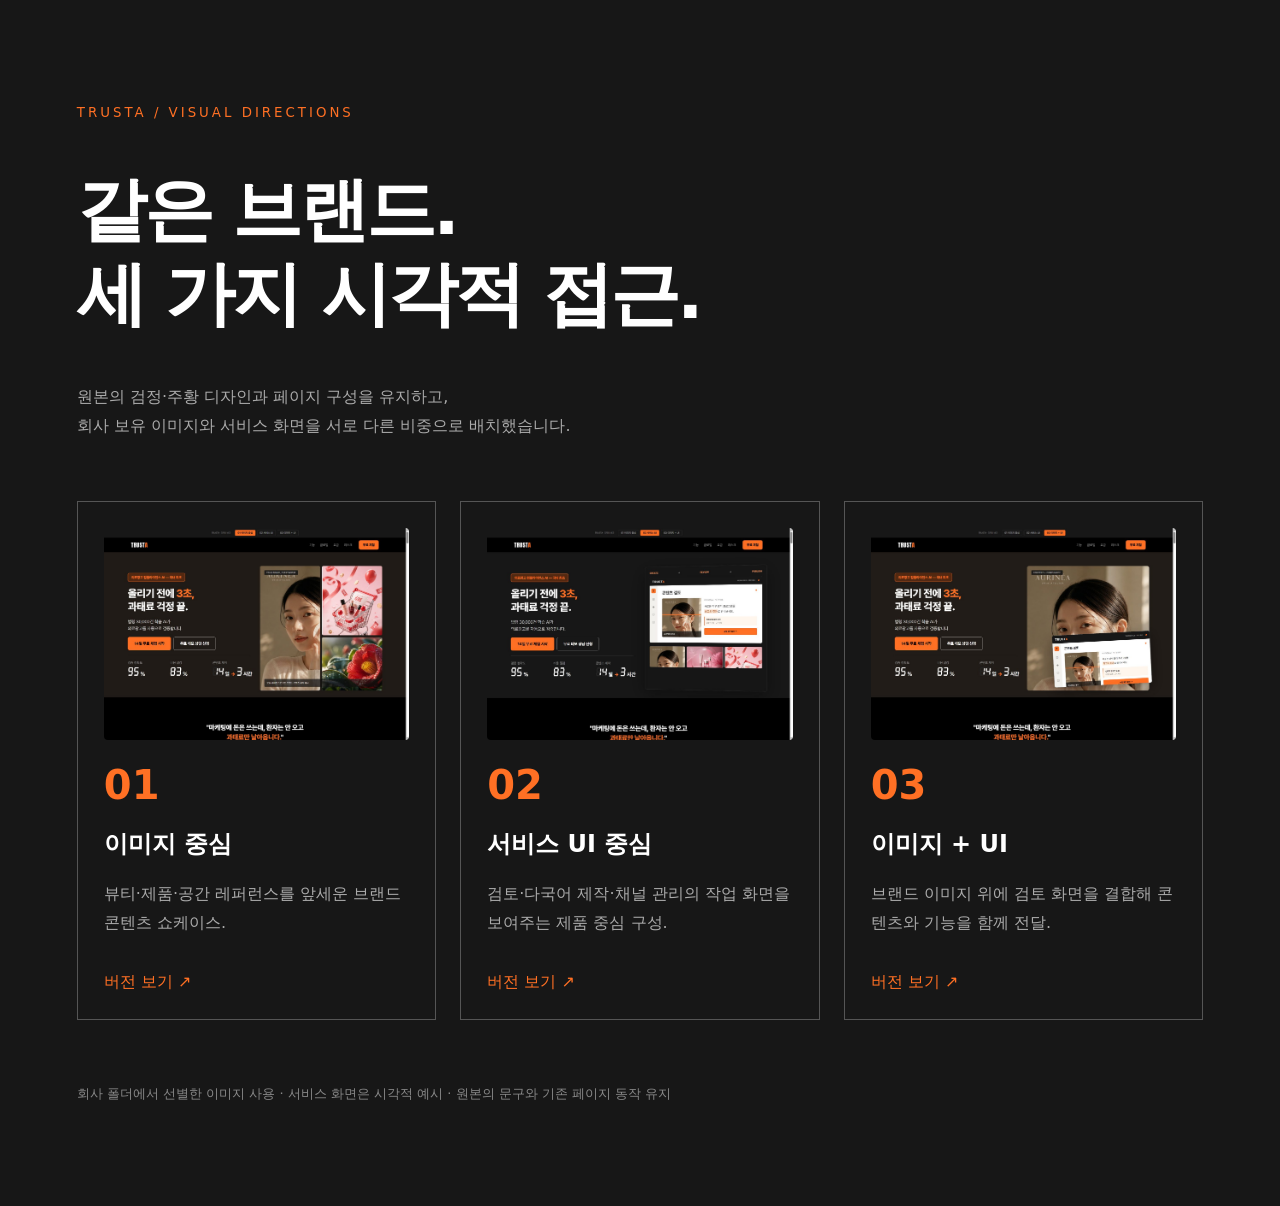
<file: index.html>
<!doctype html><html lang="ko"><meta charset="utf-8"><meta name="viewport" content="width=device-width,initial-scale=1"><title>TRUSTA · 3가지 디자인</title><style>body{margin:0;background:#171717;color:#fff;font-family:system-ui,sans-serif;padding:8vw 6vw}main{max-width:1150px;margin:auto}small{color:#ff7024;letter-spacing:3px}h1{font-size:clamp(36px,6vw,70px);letter-spacing:-3px;line-height:1.2}p{color:#aaa;line-height:1.8}.grid{display:grid;grid-template-columns:repeat(3,1fr);gap:24px;margin-top:60px}a{color:inherit;text-decoration:none;border:1px solid #555;padding:26px;transition:.2s}a:hover{border-color:#ff7024;transform:translateY(-4px)}b{color:#ff7024;font-size:40px}h2{font-size:24px}span{display:block;margin-top:35px;color:#ff7024}footer{margin-top:65px;color:#888;font-size:13px}@media(max-width:760px){.grid{grid-template-columns:1fr}}a:focus-visible{outline:3px solid #ff7024}</style><main><small>TRUSTA / VISUAL DIRECTIONS</small><h1>같은 브랜드.<br>세 가지 시각적 접근.</h1><p>원본의 검정·주황 디자인과 페이지 구성을 유지하고,<br>회사 보유 이미지와 서비스 화면을 서로 다른 비중으로 배치했습니다.</p><div class="grid"><a href="version-01.html"><img src="previews/01-desktop.jpg" alt="01번 시안 미리보기" style="width:100%;height:auto;border-radius:4px;margin-bottom:18px"><b>01</b><h2>이미지 중심</h2><p>뷰티·제품·공간 레퍼런스를 앞세운 브랜드 콘텐츠 쇼케이스.</p><span>버전 보기 ↗</span></a><a href="version-02.html"><img src="previews/02-desktop.jpg" alt="02번 시안 미리보기" style="width:100%;height:auto;border-radius:4px;margin-bottom:18px"><b>02</b><h2>서비스 UI 중심</h2><p>검토·다국어 제작·채널 관리의 작업 화면을 보여주는 제품 중심 구성.</p><span>버전 보기 ↗</span></a><a href="version-03.html"><img src="previews/03-desktop.jpg" alt="03번 시안 미리보기" style="width:100%;height:auto;border-radius:4px;margin-bottom:18px"><b>03</b><h2>이미지 + UI</h2><p>브랜드 이미지 위에 검토 화면을 결합해 콘텐츠와 기능을 함께 전달.</p><span>버전 보기 ↗</span></a></div><footer>회사 폴더에서 선별한 이미지 사용 · 서비스 화면은 시각적 예시 · 원본의 문구와 기존 페이지 동작 유지</footer></main></html>
</file>
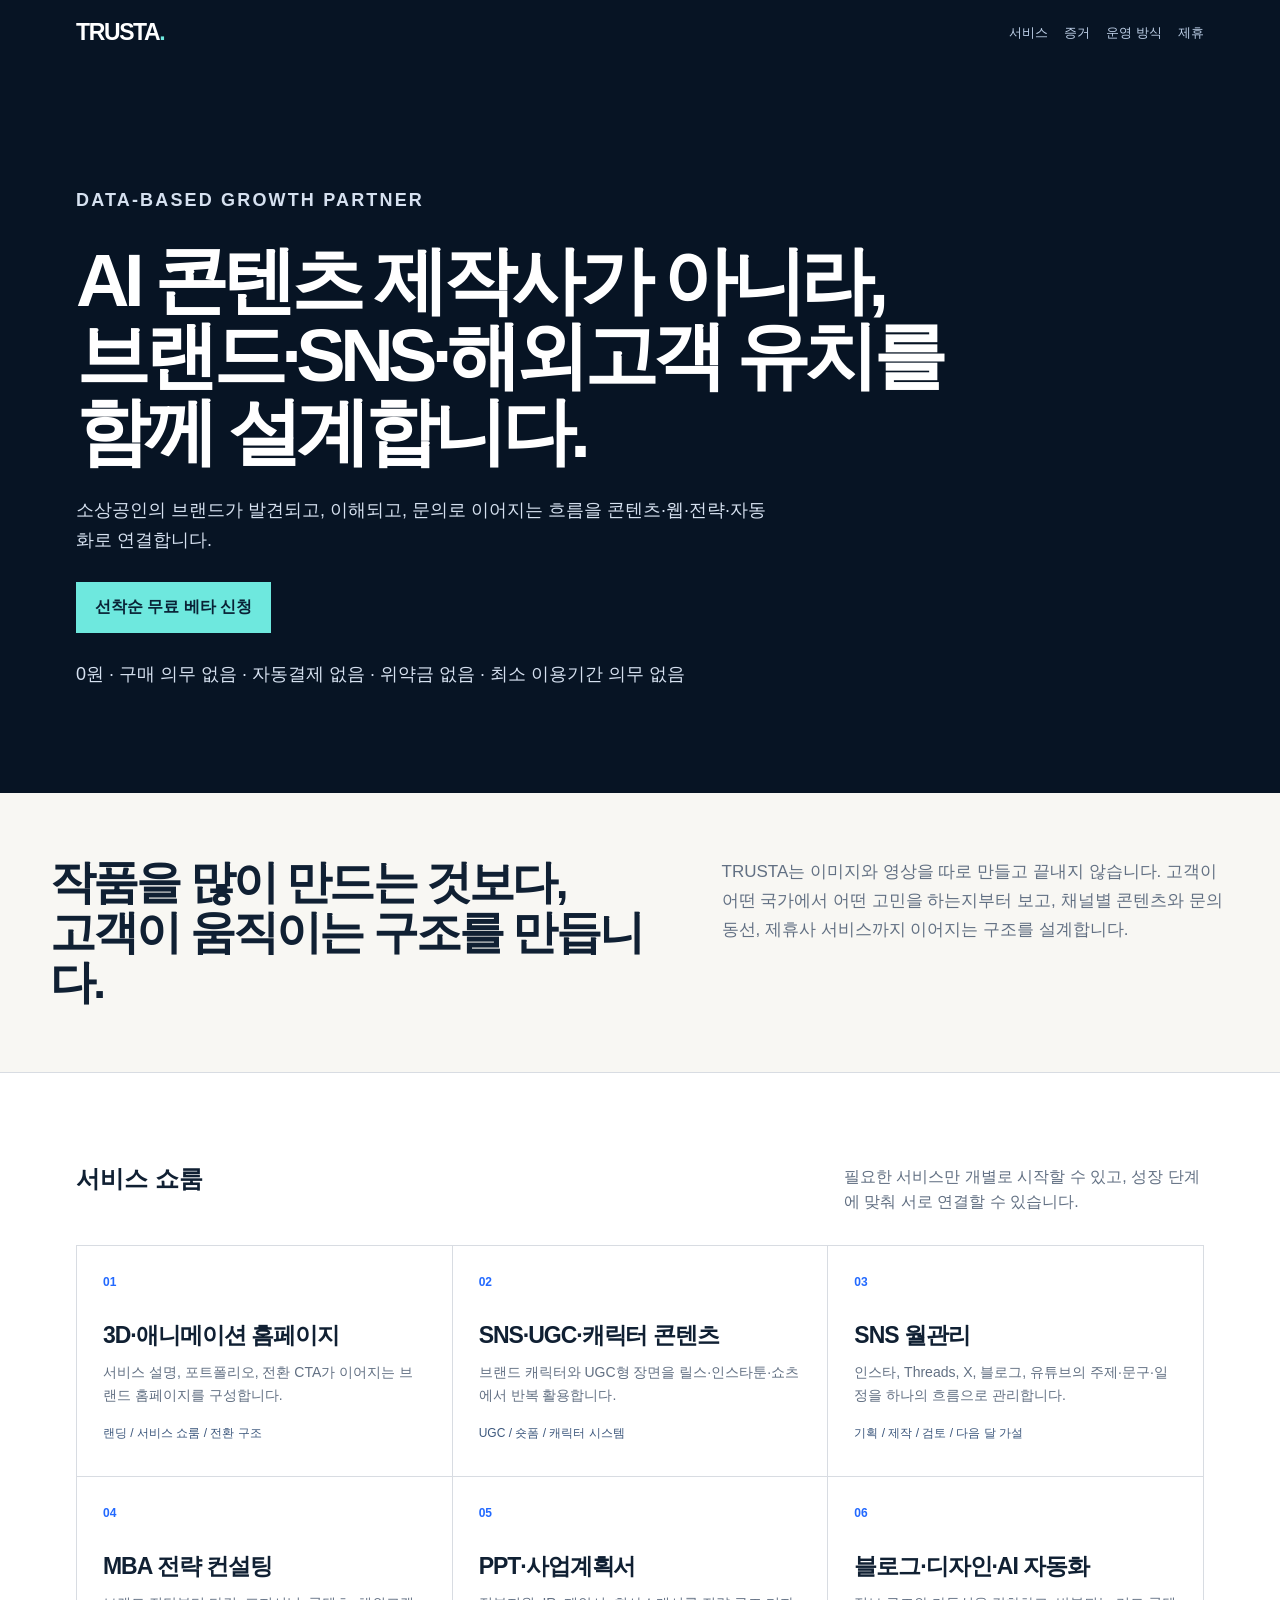
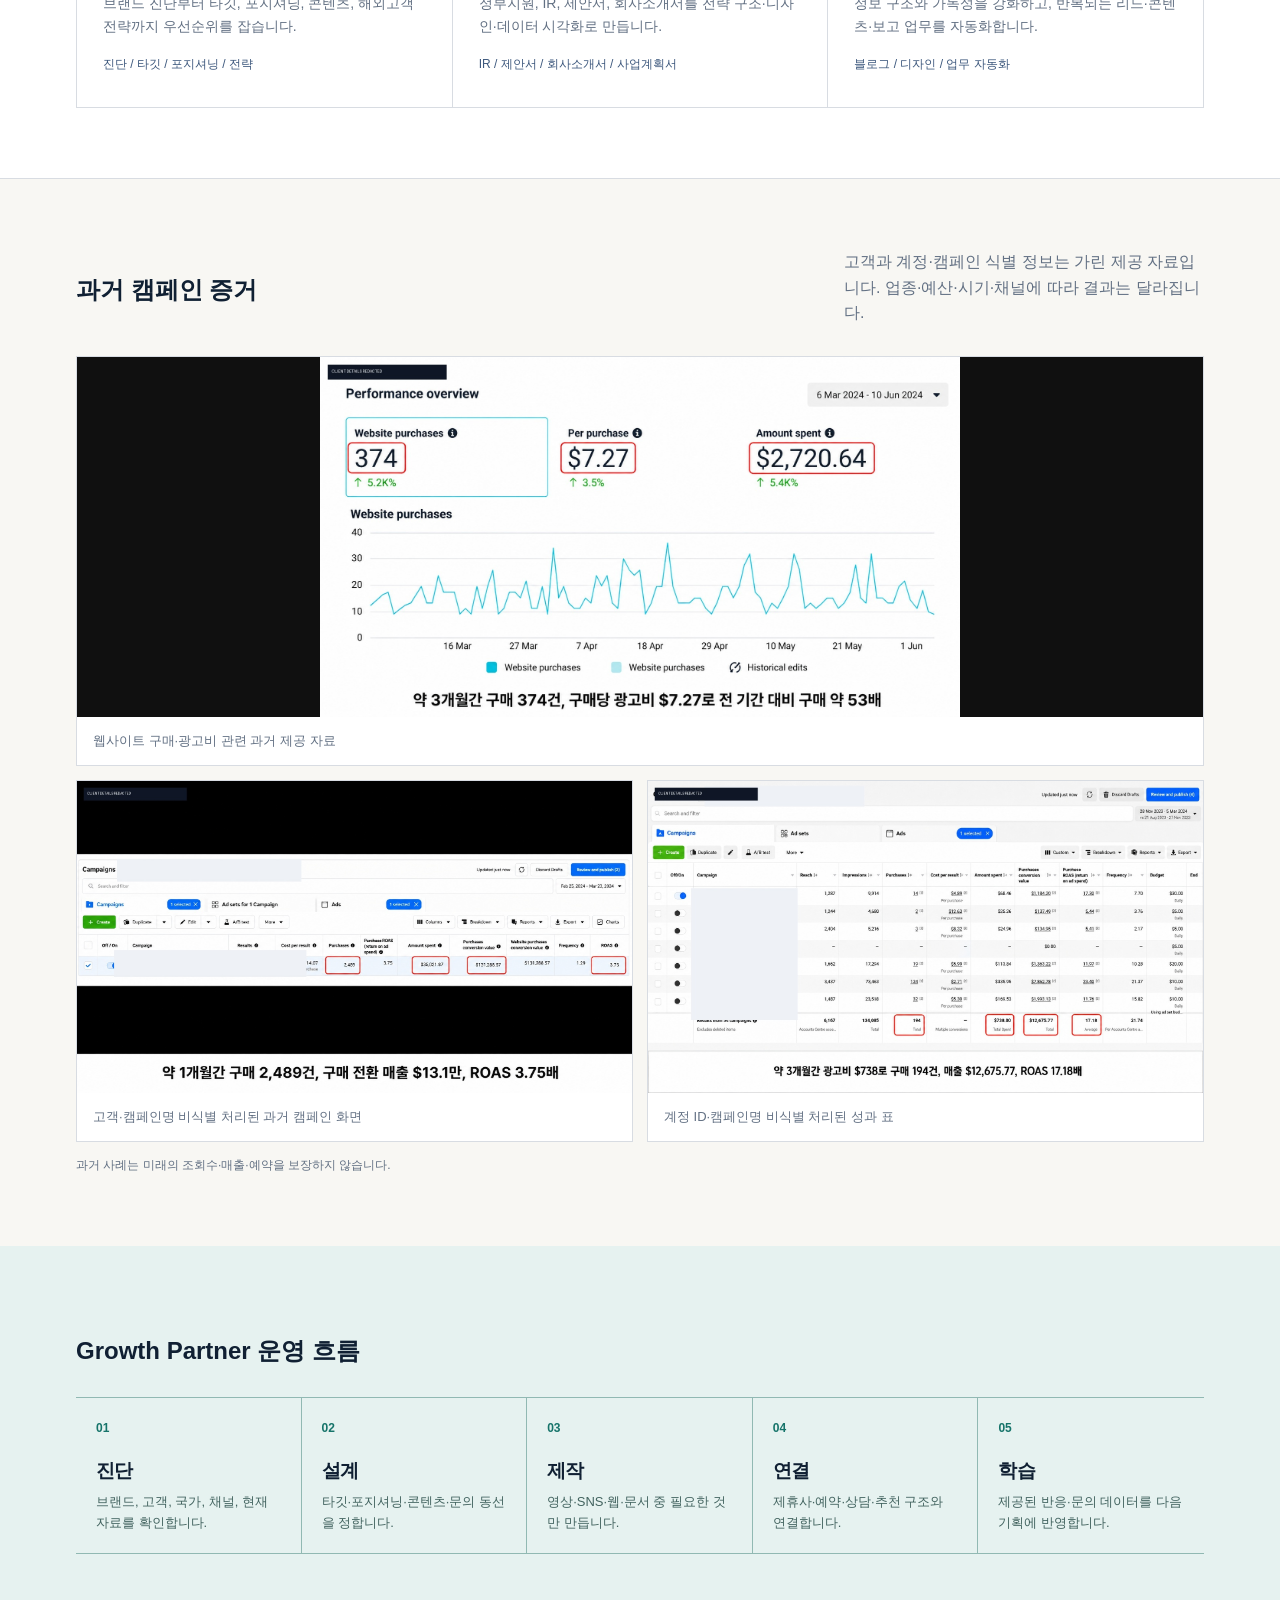
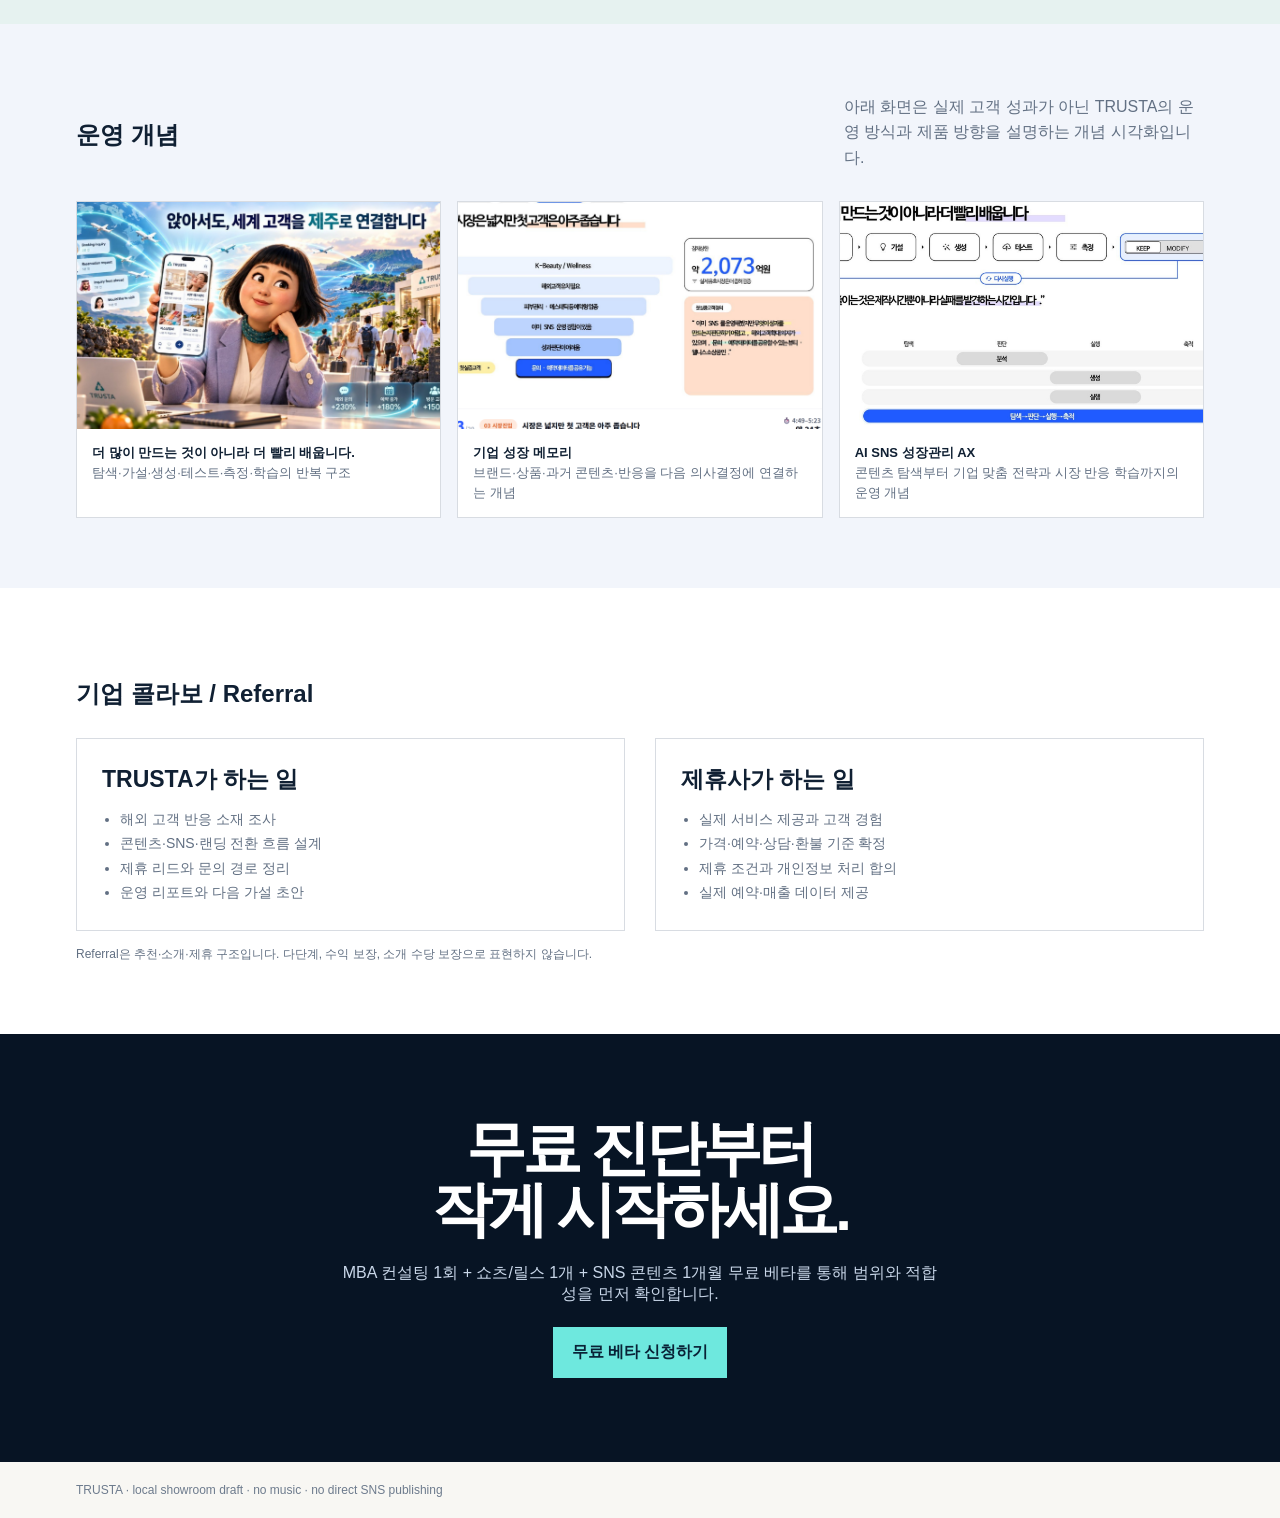
<file: growth-partner.html>
<!doctype html>
<html lang="ko">
<head>
<meta charset="utf-8"><meta name="viewport" content="width=device-width,initial-scale=1">
<title>TRUSTA Growth Partner</title>
<style>
:root{--ink:#102033;--navy:#071424;--blue:#2269ff;--mint:#9ee6dc;--paper:#f8f7f3;--line:#d8dce2;--mute:#627083}*{box-sizing:border-box}html{scroll-behavior:smooth}body{margin:0;background:var(--paper);color:var(--ink);font-family:Arial,"Noto Sans KR",sans-serif}.wrap{max-width:1180px;margin:auto;padding:0 26px}.top{background:var(--navy);color:#fff;padding:19px 0}.nav{display:flex;justify-content:space-between;align-items:center;gap:20px}.logo{font-size:23px;font-weight:900;letter-spacing:-.06em}.logo i{color:#6ee8de;font-style:normal}.nav a{font-size:13px;color:#bed0e8;text-decoration:none;margin-left:16px}.hero{background:var(--navy);color:#fff;padding:94px 0 76px}.eyebrow{font-size:12px;font-weight:800;letter-spacing:.12em;color:#6ee8de;text-transform:uppercase;margin:0 0 18px}.hero h1{font-size:clamp(40px,6vw,74px);line-height:1.02;letter-spacing:-.075em;max-width:960px;margin:0}.hero p{font-size:18px;line-height:1.65;max-width:700px;color:#d6e1f0;margin:27px 0}.cta{display:inline-block;background:#6ee8de;color:#092236;padding:15px 19px;text-decoration:none;font-weight:800}.trust{font-size:13px;color:#b8c6d9;margin:15px 0 0}.intro{padding:65px 0;display:grid;grid-template-columns:1.1fr .9fr;gap:50px}.intro h2,.section h2{font-size:clamp(30px,4vw,46px);letter-spacing:-.06em;line-height:1.08;margin:0}.intro p{font-size:17px;line-height:1.7;color:var(--mute);margin:0}.services{background:#fff;padding:70px 0;border-top:1px solid var(--line);border-bottom:1px solid var(--line)}.section-head{display:flex;justify-content:space-between;gap:30px;align-items:end;margin-bottom:30px}.section-head p{max-width:360px;color:var(--mute);line-height:1.6;margin:0}.grid{display:grid;grid-template-columns:repeat(3,1fr);gap:1px;background:var(--line);border:1px solid var(--line)}.card{background:#fff;padding:26px;min-height:230px}.card .num{font-size:12px;font-weight:800;color:var(--blue)}.card h3{font-size:23px;letter-spacing:-.045em;margin:30px 0 10px}.card p{font-size:14px;line-height:1.65;color:var(--mute);margin:0}.card small{display:block;font-size:12px;color:#3d587d;margin-top:18px}.proof{padding:70px 0}.proof-grid{display:grid;grid-template-columns:1fr 1fr;gap:14px;margin-top:30px}.proof-card{background:#fff;border:1px solid var(--line);margin:0}.proof-card:first-child{grid-column:span 2}.proof-card img{width:100%;max-height:360px;object-fit:contain;display:block;background:#101010}.proof-card figcaption{padding:14px 16px;font-size:13px;line-height:1.55;color:var(--mute)}.notice{font-size:12px;color:var(--mute);line-height:1.6;margin:14px 0 0}.flow{background:#e6f2f0;padding:70px 0}.steps{display:grid;grid-template-columns:repeat(5,1fr);border-top:1px solid #91b9b3;border-bottom:1px solid #91b9b3;margin-top:30px}.step{padding:20px;border-right:1px solid #91b9b3}.step:last-child{border:0}.step b{font-size:12px;color:#16746a}.step h3{font-size:19px;margin:22px 0 8px;letter-spacing:-.04em}.step p{font-size:13px;line-height:1.55;color:#42635f;margin:0}.partner{padding:70px 0;background:#fff}.two{display:grid;grid-template-columns:1fr 1fr;gap:30px;margin-top:28px}.box{border:1px solid var(--line);padding:25px}.box h3{margin:0 0 12px;font-size:23px}.box ul{padding-left:18px;margin:0;color:var(--mute);font-size:14px;line-height:1.75}.final{padding:84px 0;text-align:center;background:var(--navy);color:#fff}.final h2{font-size:clamp(34px,5vw,60px);letter-spacing:-.07em;line-height:1.02;margin:0}.final p{color:#c9d7e9;max-width:600px;margin:22px auto}.foot{padding:21px 0;font-size:12px;color:#6d7b8d}@media(max-width:760px){.nav nav{display:none}.hero{padding:68px 0}.intro,.two{grid-template-columns:1fr;gap:24px}.section-head{display:block}.section-head p{margin-top:16px}.grid{grid-template-columns:1fr}.proof-card:first-child{grid-column:auto}.steps{grid-template-columns:1fr}.step{border-right:0;border-bottom:1px solid #91b9b3}.step:last-child{border-bottom:0}.services,.proof,.flow,.partner{padding:55px 0}}.concepts{padding:70px 0;background:#f2f5fb}.concept-grid{display:grid;grid-template-columns:repeat(3,1fr);gap:16px;margin-top:28px}.concept{margin:0;background:#fff;border:1px solid var(--line)}.concept img{width:100%;display:block;aspect-ratio:16/10;object-fit:cover}.concept figcaption{padding:14px 15px;font-size:13px;line-height:1.55;color:var(--mute)}.concept b{color:var(--ink)}@media(max-width:760px){.concept-grid{grid-template-columns:1fr}}
</style>
</head>
<body>
<header class="top"><div class="wrap nav"><div class="logo">TRUSTA<i>.</i></div><nav><a href="#services">서비스</a><a href="#proof">증거</a><a href="#flow">운영 방식</a><a href="#partner">제휴</a></nav></div></header>
<main>
<section class="hero"><div class="wrap"><p class="eyebrow">Data-based Growth Partner</p><h1>AI 콘텐츠 제작사가 아니라,<br>브랜드·SNS·해외고객 유치를<br>함께 설계합니다.</h1><p>소상공인의 브랜드가 발견되고, 이해되고, 문의로 이어지는 흐름을 콘텐츠·웹·전략·자동화로 연결합니다.</p><a class="cta" href="https://tally.so/r/yPWPOX?source=direct&campaign=geben147" target="_blank" rel="noopener">선착순 무료 베타 신청</a><p class="trust">0원 · 구매 의무 없음 · 자동결제 없음 · 위약금 없음 · 최소 이용기간 의무 없음</p></div></section>
<section><div class="wrap intro"><h2>작품을 많이 만드는 것보다,<br>고객이 움직이는 구조를 만듭니다.</h2><p>TRUSTA는 이미지와 영상을 따로 만들고 끝내지 않습니다. 고객이 어떤 국가에서 어떤 고민을 하는지부터 보고, 채널별 콘텐츠와 문의 동선, 제휴사 서비스까지 이어지는 구조를 설계합니다.</p></div></section>
<section class="services" id="services"><div class="wrap"><div class="section-head"><h2>서비스 쇼룸</h2><p>필요한 서비스만 개별로 시작할 수 있고, 성장 단계에 맞춰 서로 연결할 수 있습니다.</p></div><div class="grid"><article class="card"><span class="num">01</span><h3>3D·애니메이션 홈페이지</h3><p>서비스 설명, 포트폴리오, 전환 CTA가 이어지는 브랜드 홈페이지를 구성합니다.</p><small>랜딩 / 서비스 쇼룸 / 전환 구조</small></article><article class="card"><span class="num">02</span><h3>SNS·UGC·캐릭터 콘텐츠</h3><p>브랜드 캐릭터와 UGC형 장면을 릴스·인스타툰·쇼츠에서 반복 활용합니다.</p><small>UGC / 숏폼 / 캐릭터 시스템</small></article><article class="card"><span class="num">03</span><h3>SNS 월관리</h3><p>인스타, Threads, X, 블로그, 유튜브의 주제·문구·일정을 하나의 흐름으로 관리합니다.</p><small>기획 / 제작 / 검토 / 다음 달 가설</small></article><article class="card"><span class="num">04</span><h3>MBA 전략 컨설팅</h3><p>브랜드 진단부터 타깃, 포지셔닝, 콘텐츠, 해외고객 전략까지 우선순위를 잡습니다.</p><small>진단 / 타깃 / 포지셔닝 / 전략</small></article><article class="card"><span class="num">05</span><h3>PPT·사업계획서</h3><p>정부지원, IR, 제안서, 회사소개서를 전략 구조·디자인·데이터 시각화로 만듭니다.</p><small>IR / 제안서 / 회사소개서 / 사업계획서</small></article><article class="card"><span class="num">06</span><h3>블로그·디자인·AI 자동화</h3><p>정보 구조와 가독성을 강화하고, 반복되는 리드·콘텐츠·보고 업무를 자동화합니다.</p><small>블로그 / 디자인 / 업무 자동화</small></article></div></div></section>
<section class="proof" id="proof"><div class="wrap"><div class="section-head"><h2>과거 캠페인 증거</h2><p>고객과 계정·캠페인 식별 정보는 가린 제공 자료입니다. 업종·예산·시기·채널에 따라 결과는 달라집니다.</p></div><div class="proof-grid"><figure class="proof-card"><img src="assets/evidence/meta-proof-01.jpg" alt="구매 성과 화면"><figcaption>웹사이트 구매·광고비 관련 과거 제공 자료</figcaption></figure><figure class="proof-card"><img src="assets/evidence/meta-proof-02.jpg" alt="비식별 광고 캠페인 성과"><figcaption>고객·캠페인명 비식별 처리된 과거 캠페인 화면</figcaption></figure><figure class="proof-card"><img src="assets/evidence/meta-proof-03.jpg" alt="비식별 광고 성과 표"><figcaption>계정 ID·캠페인명 비식별 처리된 성과 표</figcaption></figure></div><p class="notice">과거 사례는 미래의 조회수·매출·예약을 보장하지 않습니다.</p></div></section>
<section class="flow" id="flow"><div class="wrap"><h2>Growth Partner 운영 흐름</h2><div class="steps"><div class="step"><b>01</b><h3>진단</h3><p>브랜드, 고객, 국가, 채널, 현재 자료를 확인합니다.</p></div><div class="step"><b>02</b><h3>설계</h3><p>타깃·포지셔닝·콘텐츠·문의 동선을 정합니다.</p></div><div class="step"><b>03</b><h3>제작</h3><p>영상·SNS·웹·문서 중 필요한 것만 만듭니다.</p></div><div class="step"><b>04</b><h3>연결</h3><p>제휴사·예약·상담·추천 구조와 연결합니다.</p></div><div class="step"><b>05</b><h3>학습</h3><p>제공된 반응·문의 데이터를 다음 기획에 반영합니다.</p></div></div></div></section>
<section class="concepts"><div class="wrap"><div class="section-head"><h2>운영 개념</h2><p>아래 화면은 실제 고객 성과가 아닌 TRUSTA의 운영 방식과 제품 방향을 설명하는 개념 시각화입니다.</p></div><div class="concept-grid"><figure class="concept"><img src="assets/concepts/concept-faster-learning.png" alt="탐색부터 측정과 학습까지 이어지는 운영 루프"><figcaption><b>더 많이 만드는 것이 아니라 더 빨리 배웁니다.</b><br>탐색·가설·생성·테스트·측정·학습의 반복 구조</figcaption></figure><figure class="concept"><img src="assets/concepts/concept-enterprise-memory.png" alt="기업 성장 메모리 개념도"><figcaption><b>기업 성장 메모리</b><br>브랜드·상품·과거 콘텐츠·반응을 다음 의사결정에 연결하는 개념</figcaption></figure><figure class="concept"><img src="assets/concepts/concept-growth-loop.png" alt="AI SNS 성장관리 AX 운영 루프"><figcaption><b>AI SNS 성장관리 AX</b><br>콘텐츠 탐색부터 기업 맞춤 전략과 시장 반응 학습까지의 운영 개념</figcaption></figure></div></div></section>
<section class="partner" id="partner"><div class="wrap"><h2>기업 콜라보 / Referral</h2><div class="two"><div class="box"><h3>TRUSTA가 하는 일</h3><ul><li>해외 고객 반응 소재 조사</li><li>콘텐츠·SNS·랜딩 전환 흐름 설계</li><li>제휴 리드와 문의 경로 정리</li><li>운영 리포트와 다음 가설 초안</li></ul></div><div class="box"><h3>제휴사가 하는 일</h3><ul><li>실제 서비스 제공과 고객 경험</li><li>가격·예약·상담·환불 기준 확정</li><li>제휴 조건과 개인정보 처리 합의</li><li>실제 예약·매출 데이터 제공</li></ul></div></div><p class="notice">Referral은 추천·소개·제휴 구조입니다. 다단계, 수익 보장, 소개 수당 보장으로 표현하지 않습니다.</p></div></section>
<section class="final"><div class="wrap"><h2>무료 진단부터<br>작게 시작하세요.</h2><p>MBA 컨설팅 1회 + 쇼츠/릴스 1개 + SNS 콘텐츠 1개월 무료 베타를 통해 범위와 적합성을 먼저 확인합니다.</p><a class="cta" href="https://tally.so/r/yPWPOX?source=direct&campaign=geben147" target="_blank" rel="noopener">무료 베타 신청하기</a></div></section>
</main><footer class="foot"><div class="wrap">TRUSTA · local showroom draft · no music · no direct SNS publishing</div></footer>
</body></html>
</file>
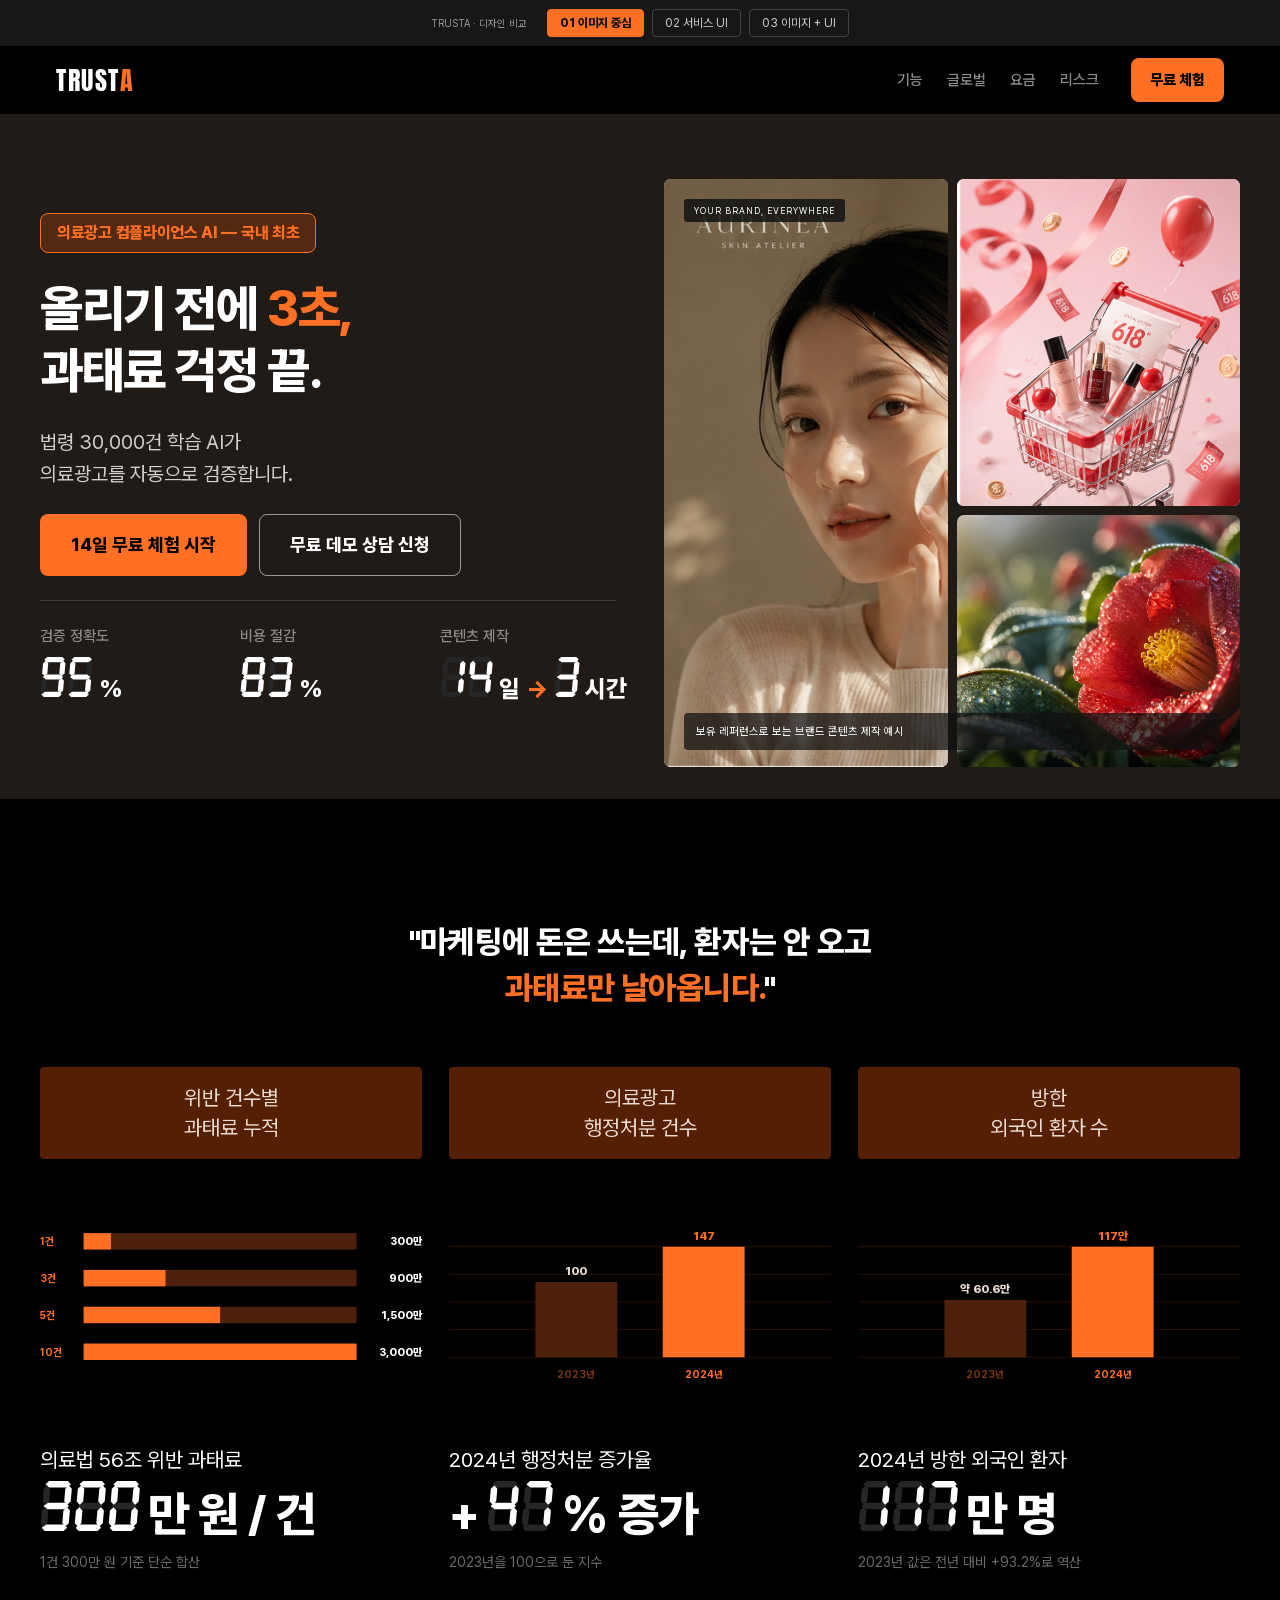
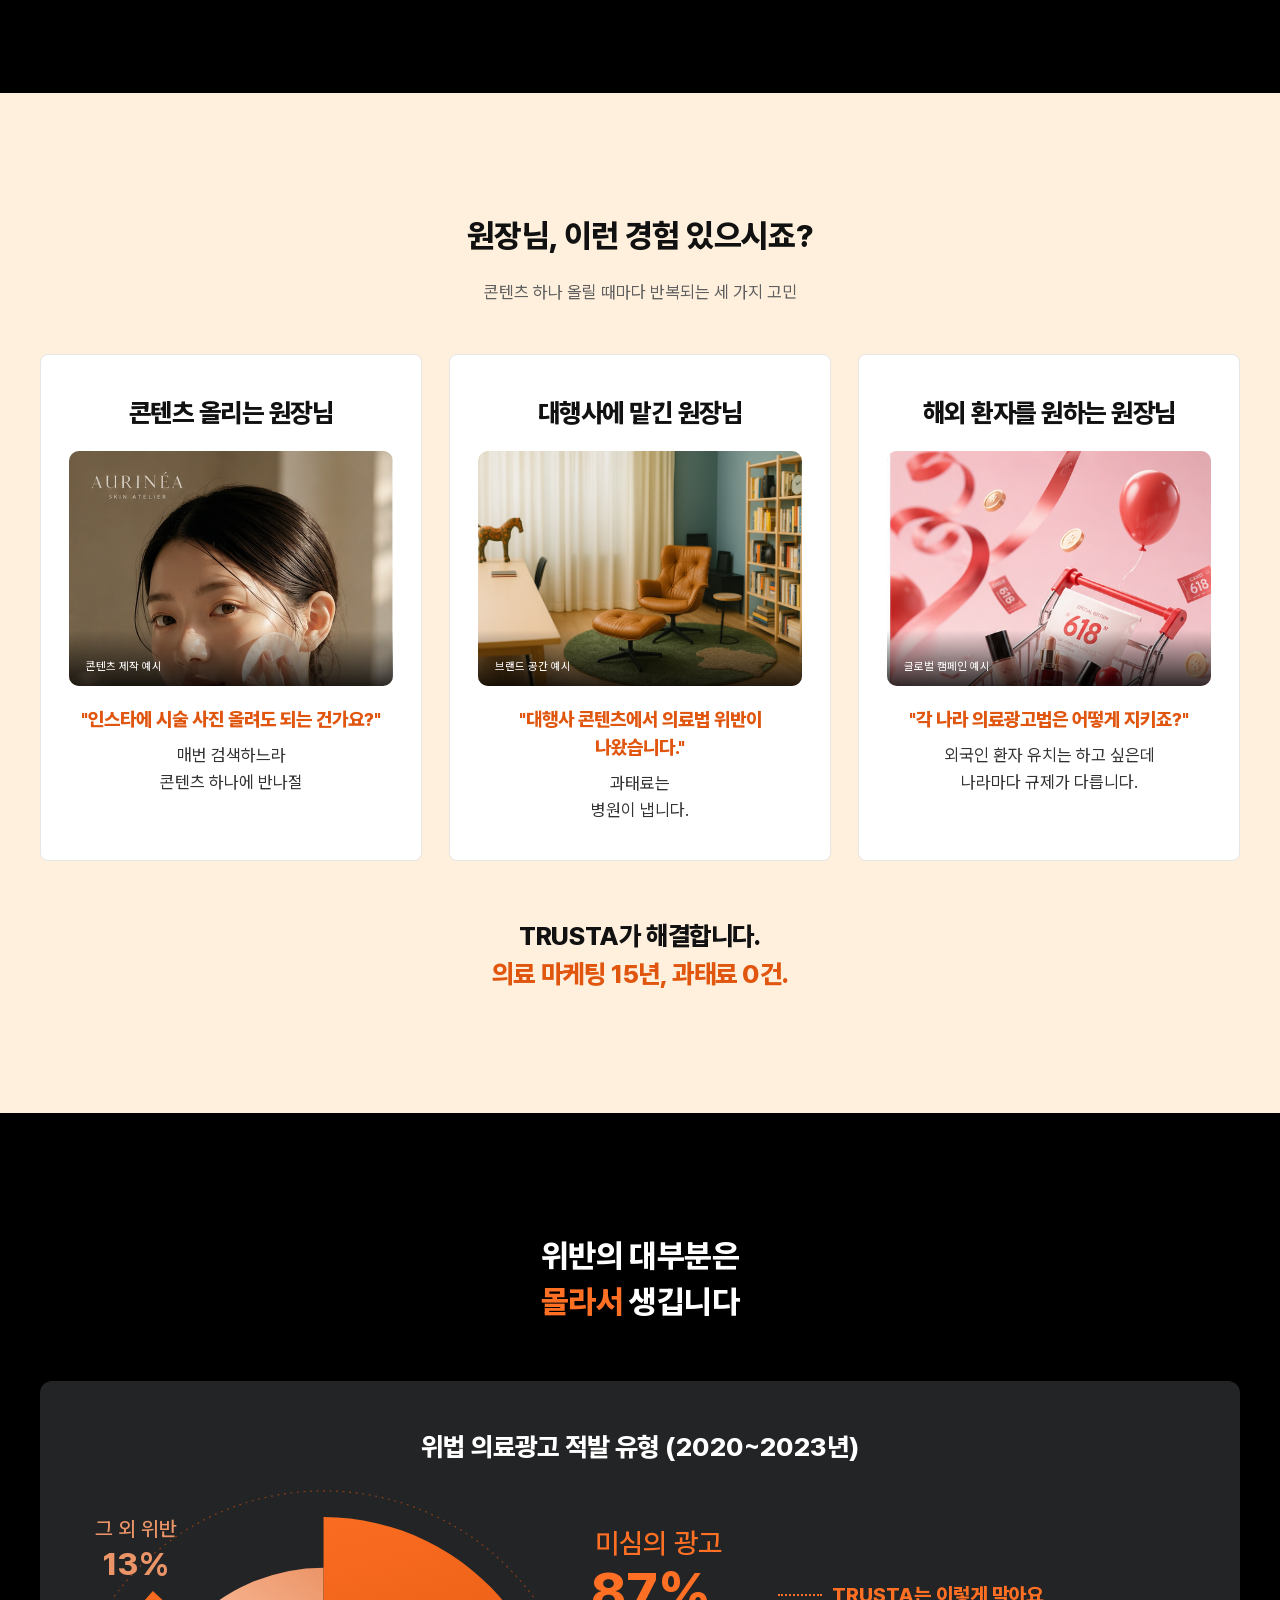
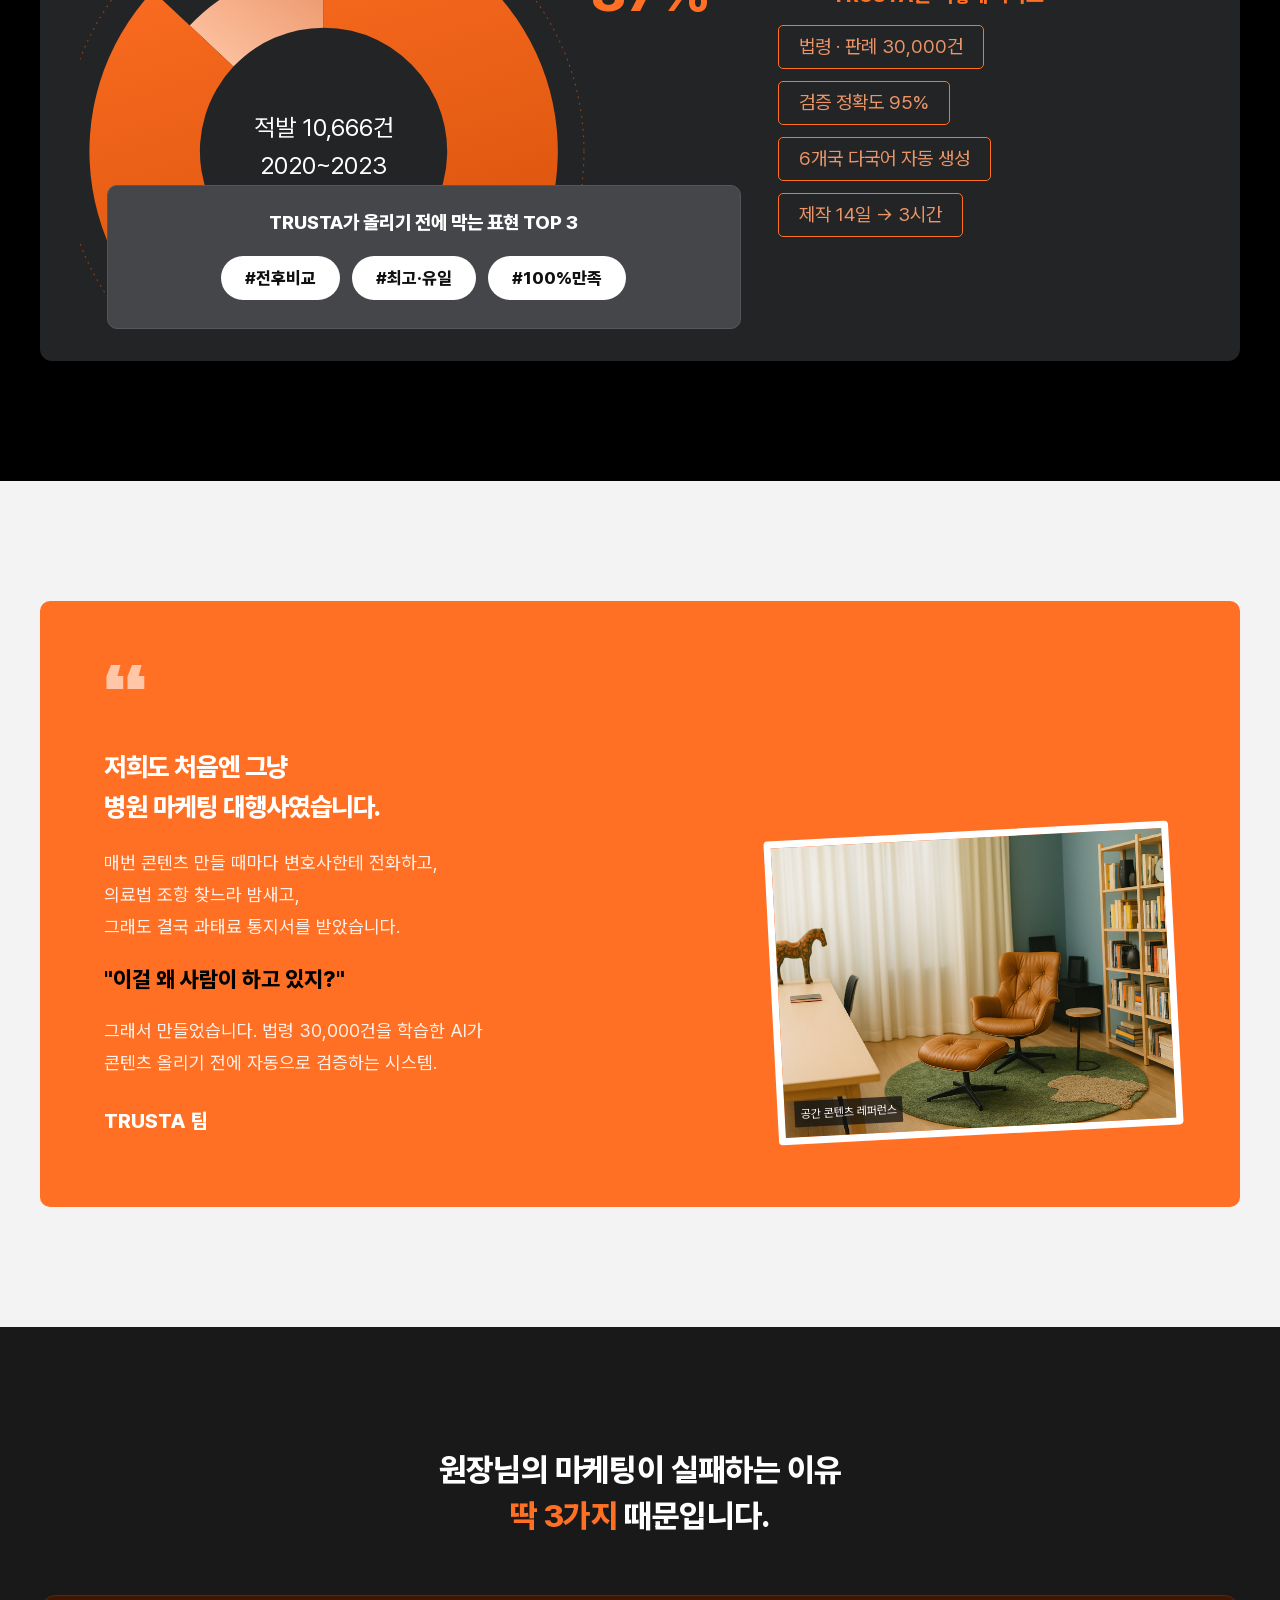
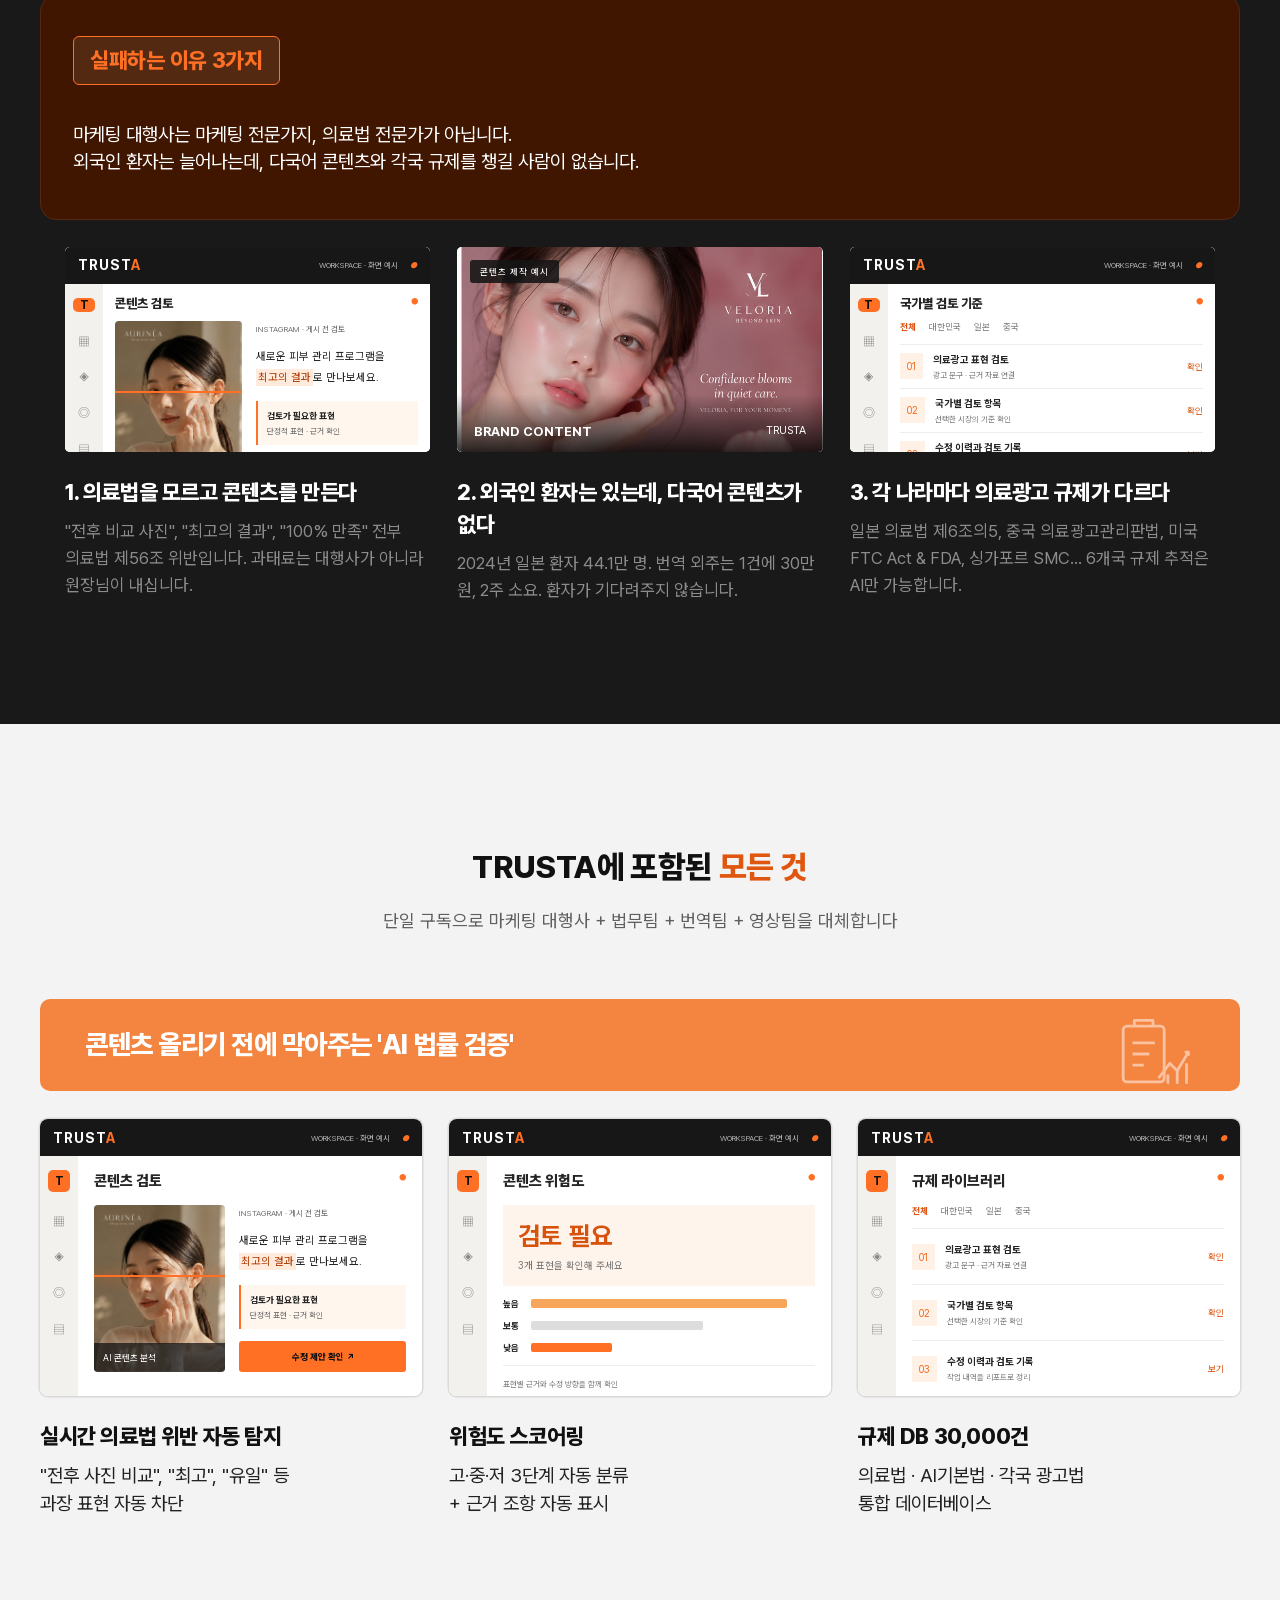
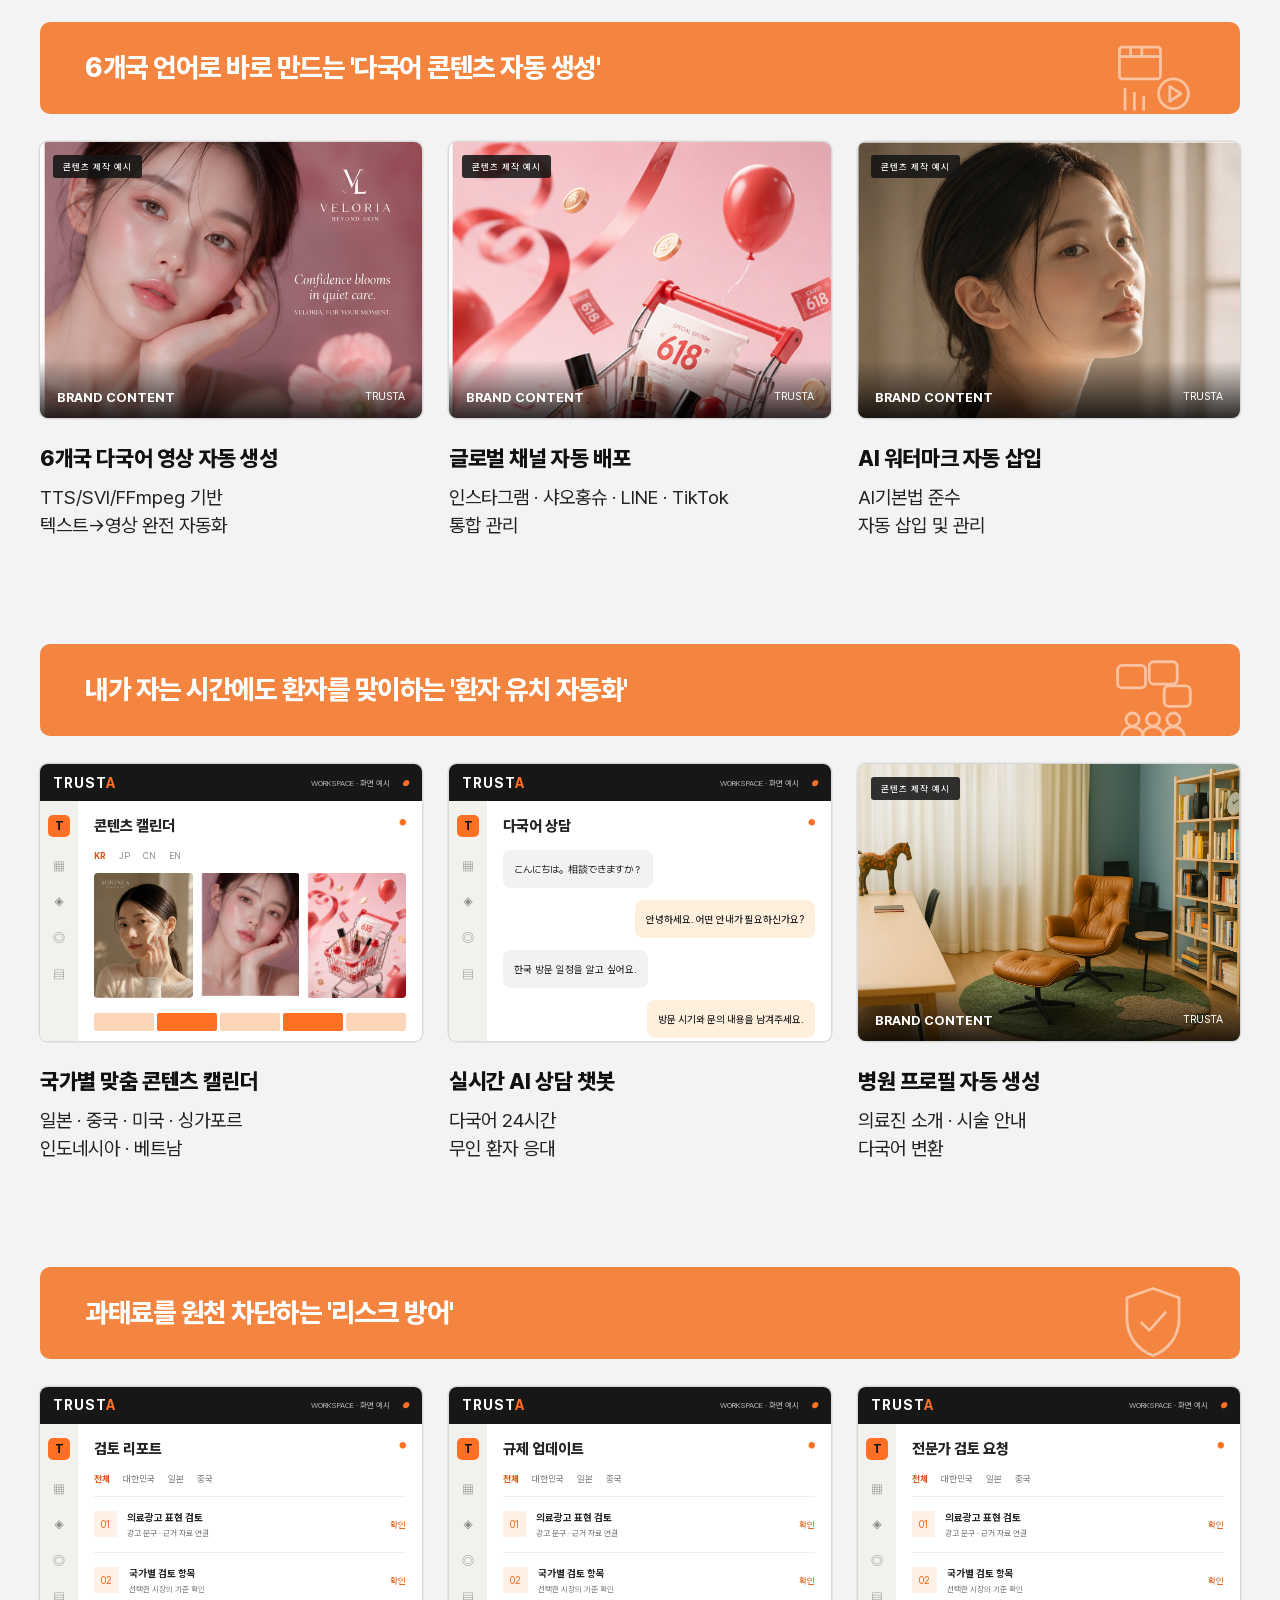
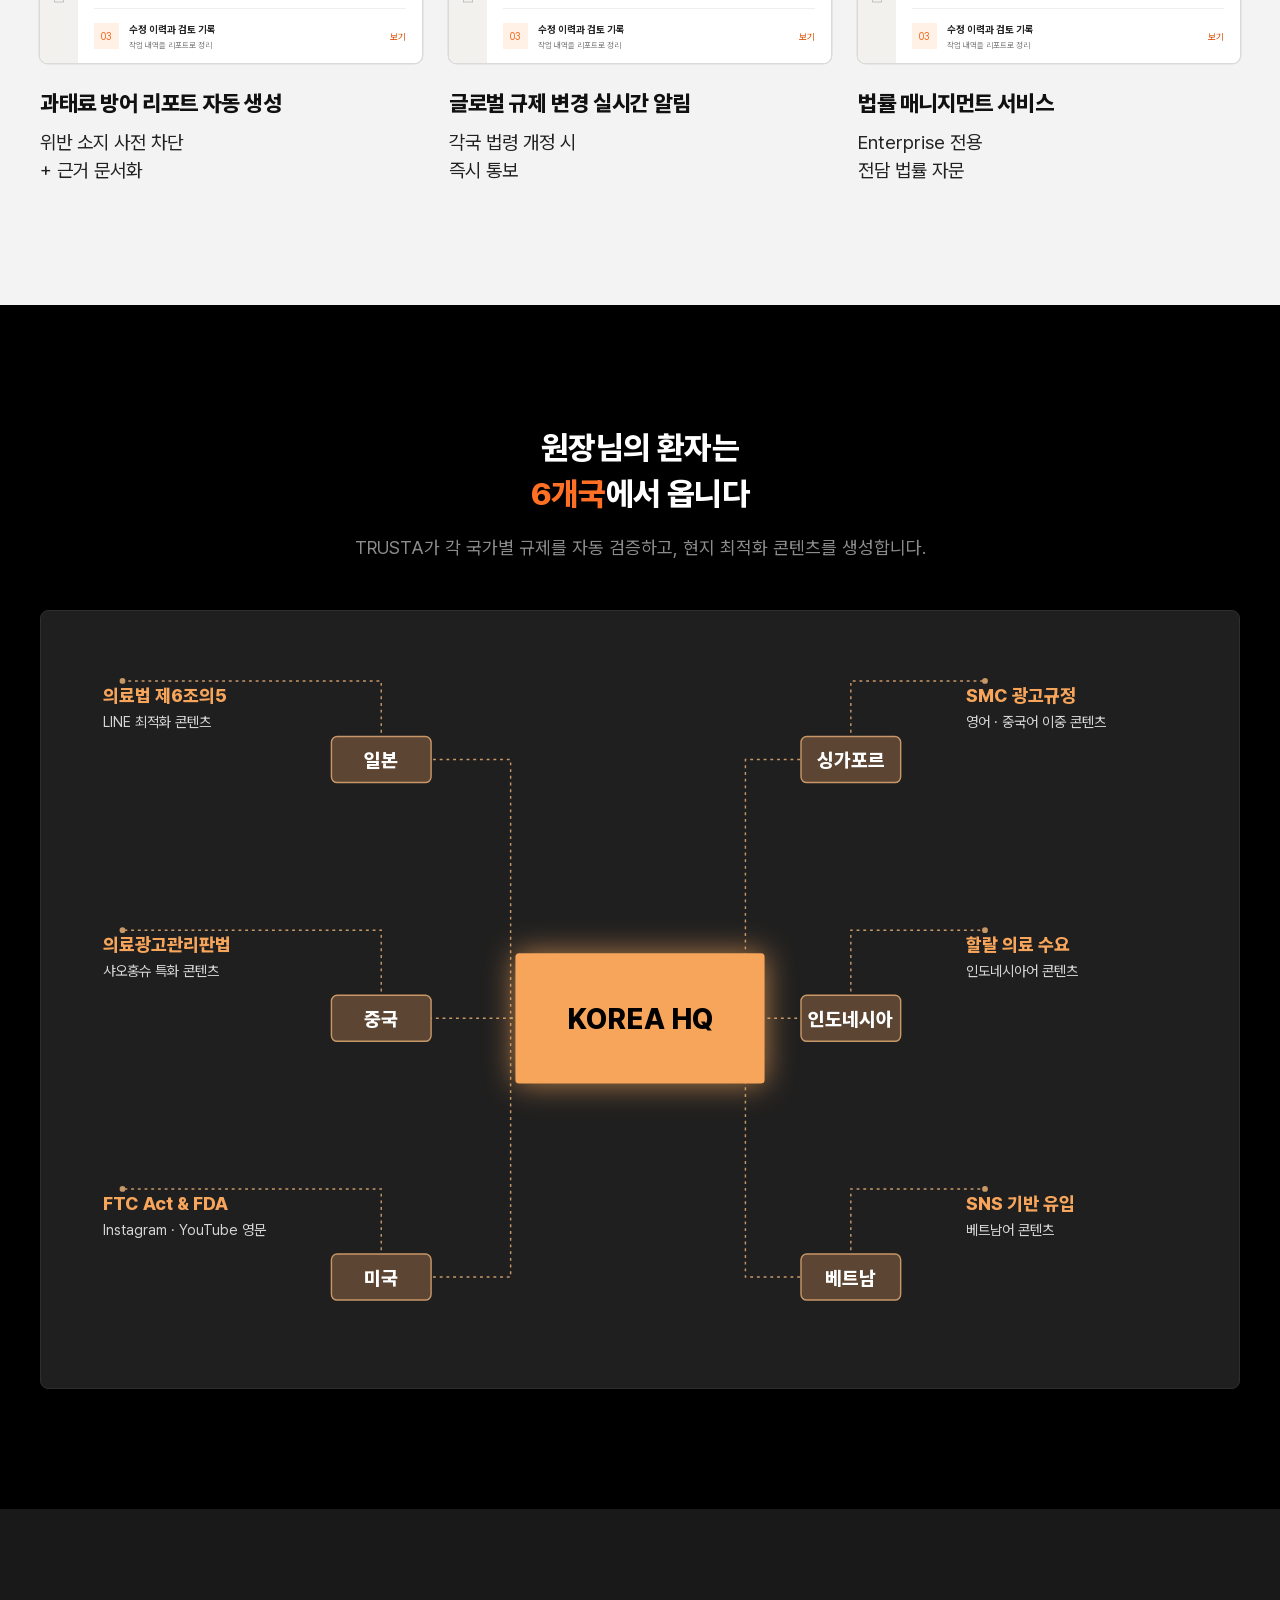
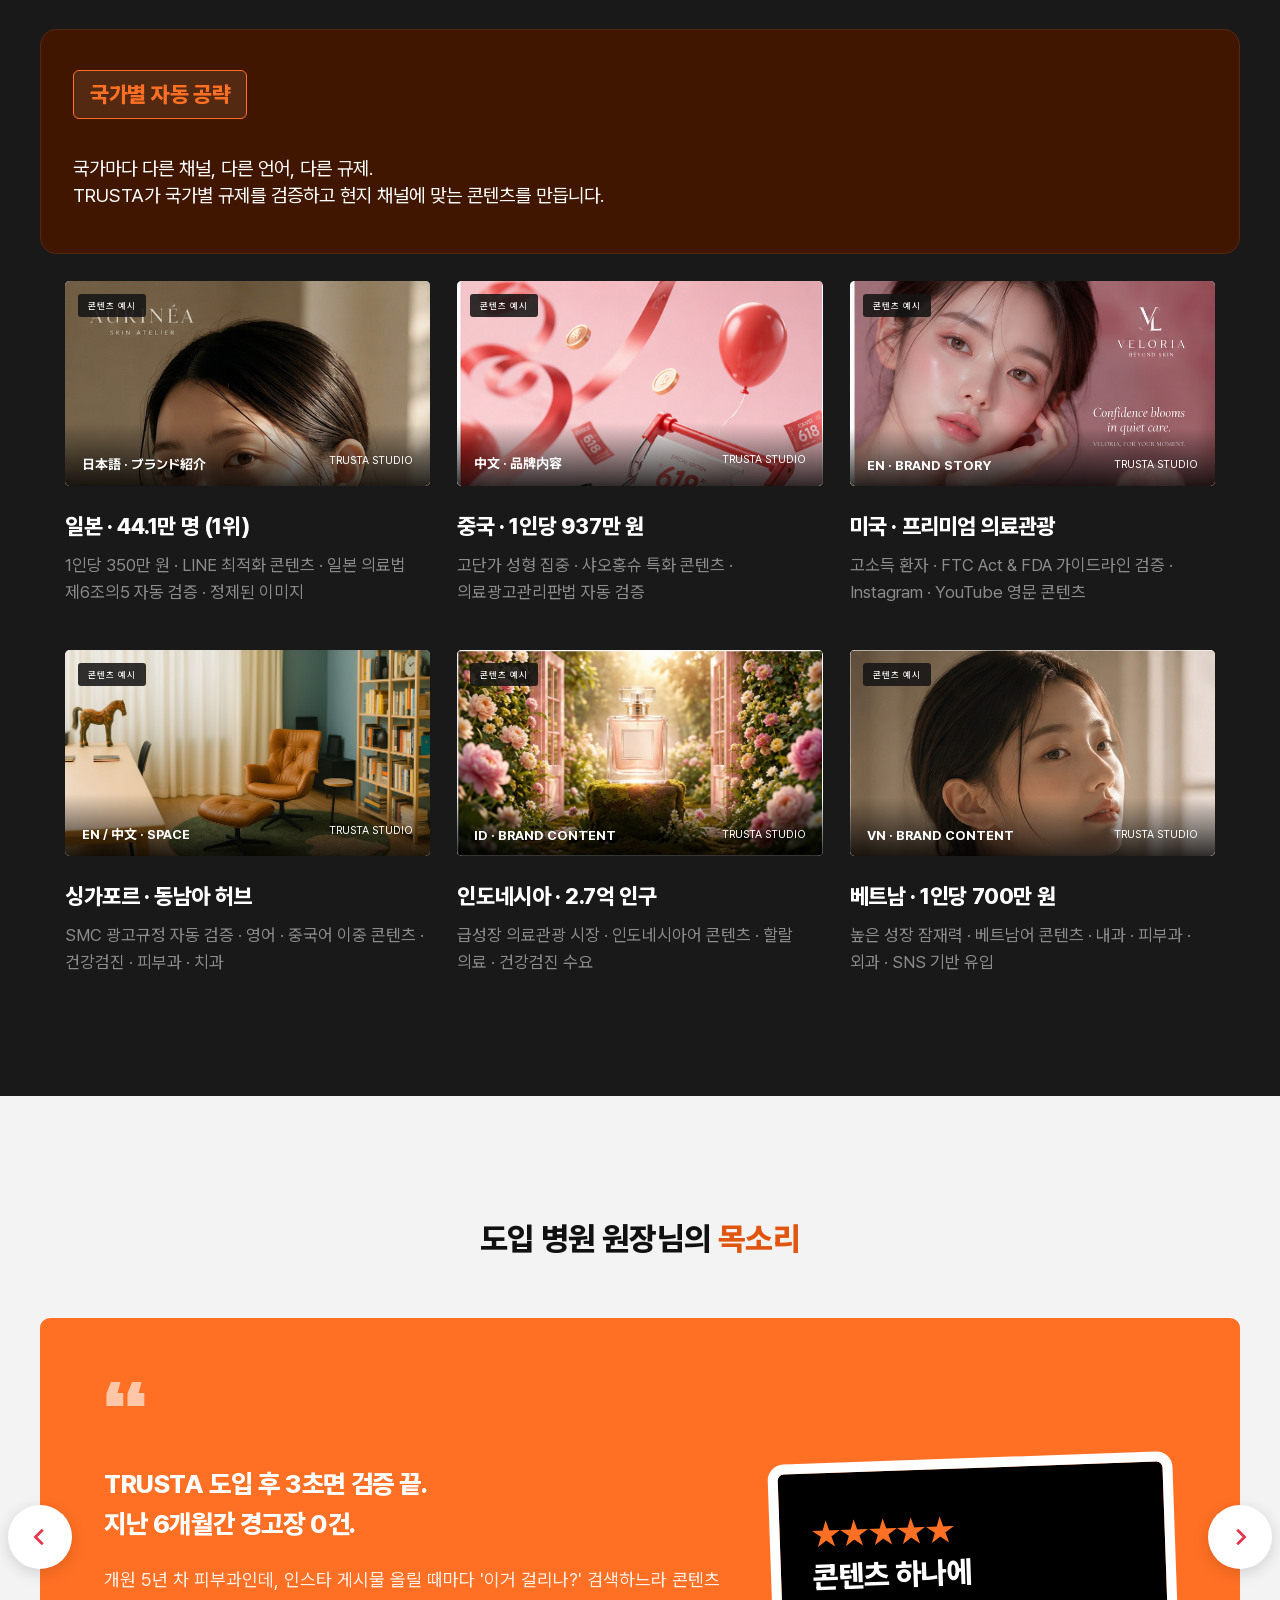
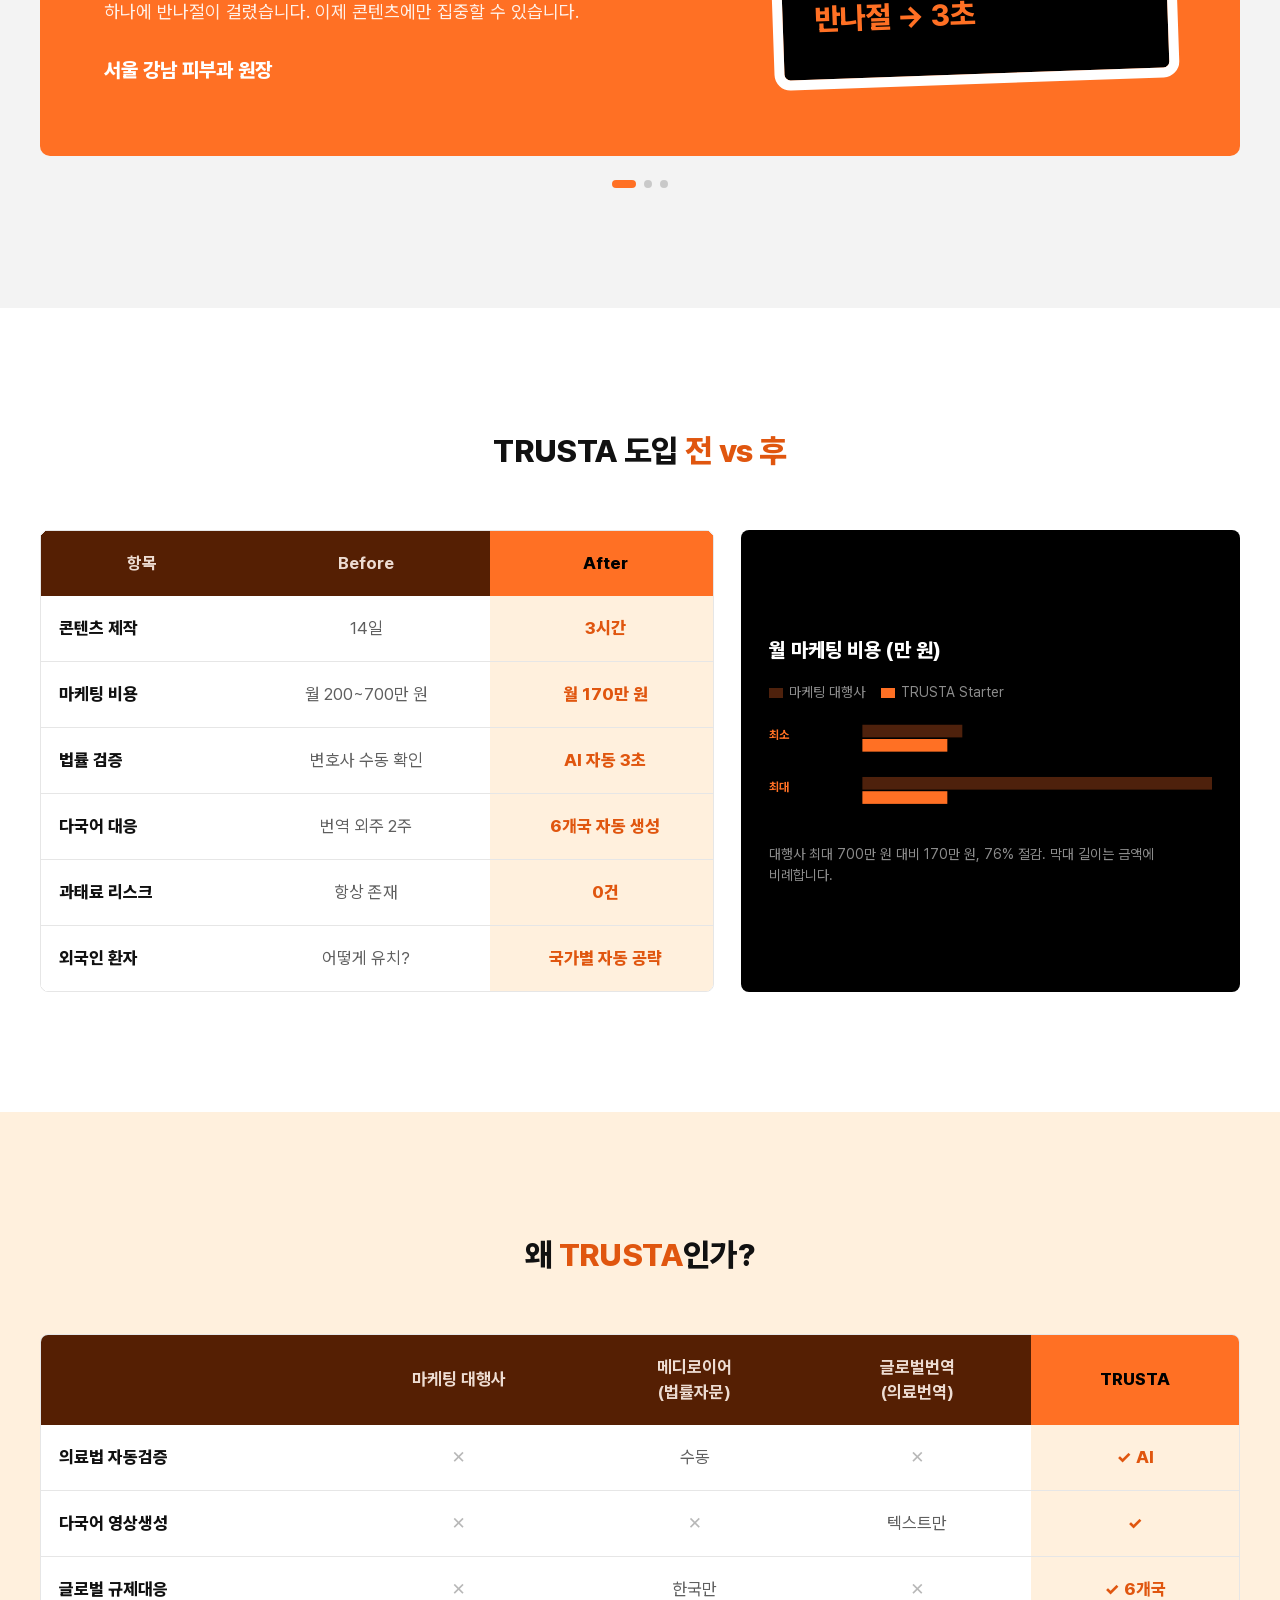
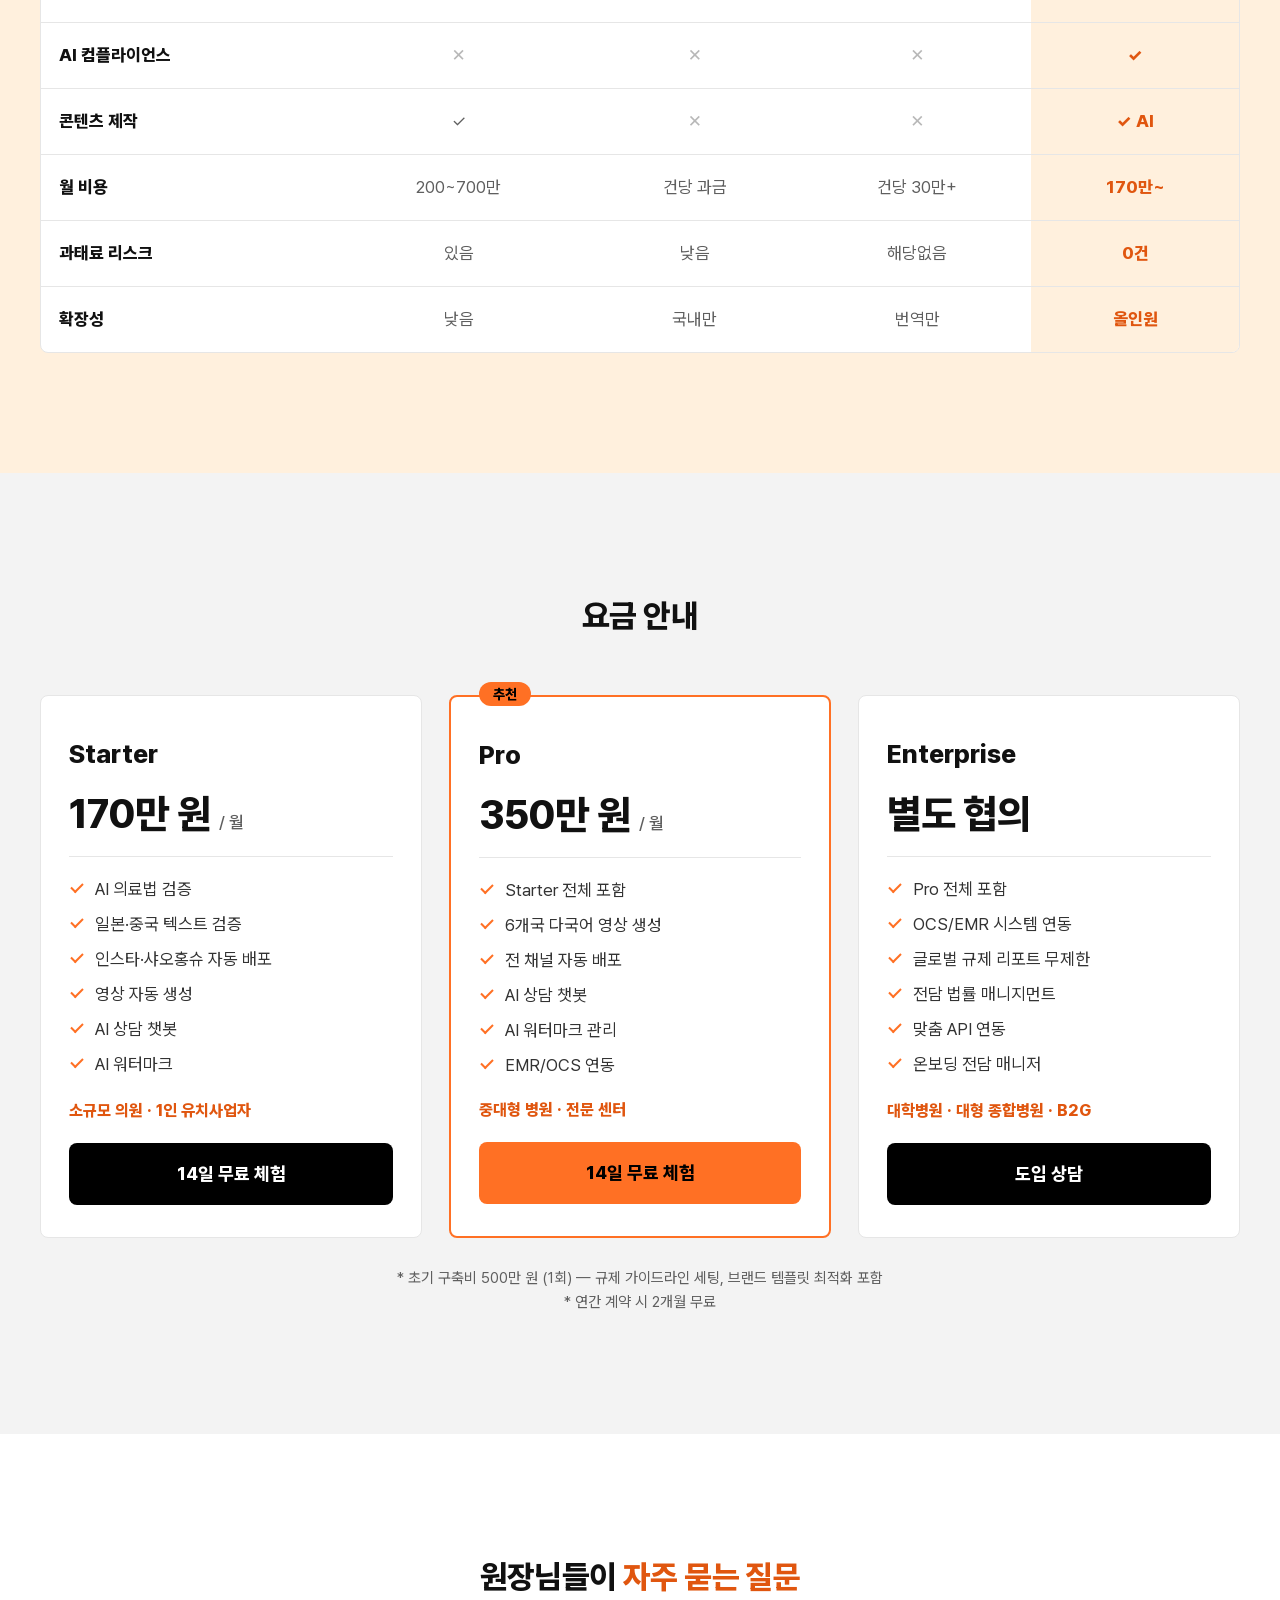
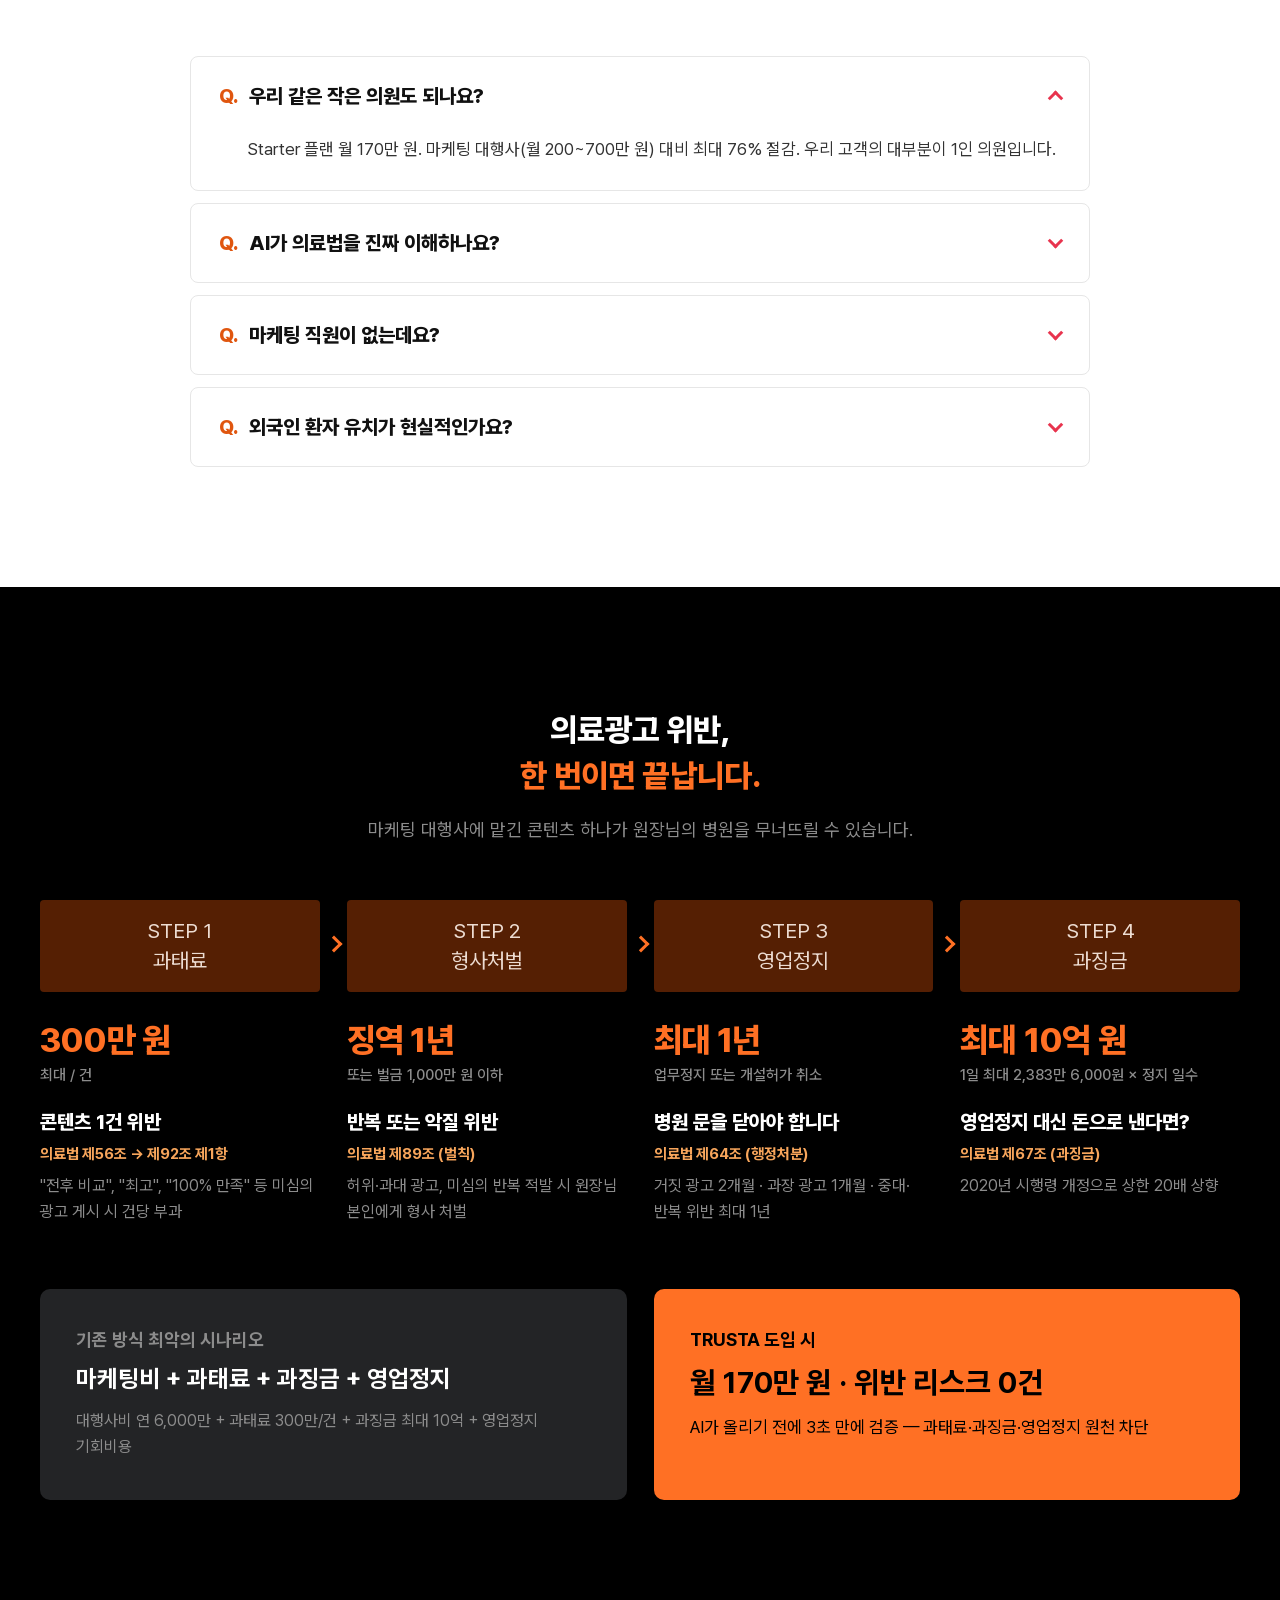
<file: version-01.html>
<!doctype html><html><head><meta charset=utf8><meta name=viewport content="width=device-width,initial-scale=1,viewport-fit=cover"><style>:root{color-scheme:light;box-sizing:border-box;padding-top:env(safe-area-inset-top,0px);padding-bottom:env(safe-area-inset-bottom,0px)}html{scroll-padding-top:env(safe-area-inset-top,0px)}body{margin:0;padding:0;font:14px -apple-system,BlinkMacSystemFont,sans-serif;background:#faf9f5;color:#141413}img{max-width:100%}[hidden]:not([hidden=until-found i]){display:none!important}</style></head><body>
<title>TRUSTA · Version 1</title>
<meta name="description" content="의료광고 컴플라이언스 AI">
<link rel="preconnect" href="https://fonts.googleapis.com"><link rel="preconnect" href="https://fonts.gstatic.com" crossorigin><link rel="stylesheet" href="https://fonts.googleapis.com/css2?family=Anton&family=Noto+Sans+KR:wght@400;500;700;800&display=swap">
<style>
:root {
  --orange-500: #FF7024;
  --orange-400: #F48540;
  --orange-300: #F7A55B;
  --orange-200: #EB9467;
  --orange-100: #FFC7A8;
  --orange-700: #D8520B;
  --orange-ink: #E0560F;
  --orange-glow: rgba(247,165,91,0.55);
  --brown-900: #180600;
  --brown-800: #401600;
  --brown-750: #4E210C;
  --brown-700: #532911;
  --brown-600: #551F03;
  --brown-500: #6E2D0D;
  --brown-400: #7A3410;
  --node-fill: #5C4533;
  --node-line: #C79767;
  --peach-text: #EDDCD2;
  --ink-1000: #000000;
  --ink-900: #191919;
  --ink-850: #1F1F1F;
  --ink-800: #232426;
  --ink-700: #3C434B;
  --ink-600: #45464A;
  --ink-400: #6B6B6B;
  --ink-300: #8C8C8C;
  --seg-off: #262626;
  --white: #FFFFFF;
  --cream-100: #FFF0DD;
  --gray-100: #F3F3F3;
  --line-200: #E6E6E6;
  --text-900: #111111;
  --text-700: #333333;
  --text-500: #5F5F5F;
  --nav-chevron: #E8344E;
  --space-4: 4px;
  --space-8: 8px;
  --space-12: 12px;
  --space-16: 16px;
  --space-20: 20px;
  --space-24: 24px;
  --space-32: 32px;
  --space-40: 40px;
  --space-48: 48px;
  --space-64: 64px;
  --space-96: 96px;
  --space-120: 120px;
  --content-max: 1200px;
  --radius-6: 6px;
  --radius-8: 8px;
  --radius-12: 12px;
  --radius-16: 16px;
  --radius-24: 24px;
  --radius-pill: 999px;
  --shadow-nav: 0 4px 16px rgba(0,0,0,0.14);
  --shadow-glow: 0 0 32px rgba(247,165,91,0.55);
  --shadow-card: 0 2px 8px rgba(0,0,0,0.04);
  --grad-grid-fill: linear-gradient(180deg, #6E2D0D 0%, #3A1405 55%, #180600 100%);
  --grad-orange: linear-gradient(160deg, #FF7024 0%, #EF621A 55%, #D8520B 100%);
  --grad-peach: linear-gradient(200deg, #F7A57A 0%, #E08A60 100%);
  --grad-area: linear-gradient(180deg, rgba(255,112,36,0.45) 0%, rgba(255,112,36,0) 100%);
  --grad-thumb-fade: linear-gradient(180deg, rgba(255,255,255,0) 60%, #FFFFFF 100%);
  --font-sans: Pretendard, "Noto Sans KR", "Apple SD Gothic Neo", system-ui, sans-serif;
  --font-display: Anton, "Noto Sans KR", Impact, sans-serif;
}

/* Ember Course: every class is em-*; values come from tokens.css. */
.em { font-family: var(--font-sans); color: var(--text-900); -webkit-font-smoothing: antialiased; word-break: keep-all; }
.em *, .em *::before, .em *::after { box-sizing: border-box; }
:where(.em) :where(h1, h2, h3, p) { margin: 0; }

/* ---------- sections ---------- */
.em-section { padding-block: var(--space-120); padding-inline: var(--space-16); }
.em-section--black { background: var(--ink-1000); color: var(--white); }
.em-section--dark { background: var(--ink-900); color: var(--white); }
.em-section--cream { background: var(--cream-100); }
.em-section--gray { background: var(--gray-100); }
.em-section--white { background: var(--white); }
.em-wrap { max-width: var(--content-max); margin-inline: auto; display: flex; flex-direction: column; gap: var(--space-48); }

/* ---------- headline ---------- */
.em-headline { font-size: 34px; line-height: 48px; font-weight: 800; letter-spacing: -0.5px; text-align: center; text-wrap: balance; }
.em-headline .em-hl { color: var(--orange-500); }
.em-intro { font-size: 16px; line-height: 27px; color: var(--text-500); text-align: center; text-wrap: balance; }
.em-closing { font-size: 28px; line-height: 40px; font-weight: 700; letter-spacing: -0.4px; text-align: center; text-wrap: balance; }

/* ---------- orange section banner (88px tall, 40px inset) ---------- */
.em-banner { position: relative; min-height: 88px; display: flex; align-items: center; padding: 20px 160px 20px var(--space-40); background: var(--orange-400); border-radius: var(--radius-16); color: var(--white); font-size: 26px; line-height: 36px; font-weight: 700; letter-spacing: -0.3px; overflow: hidden; }
.em-banner__icon { position: absolute; right: 48px; top: 50%; width: 88px; height: 88px; transform: translateY(-46%); opacity: .45; }
.em-banner__icon svg { width: 100%; height: 100%; }

/* ---------- card rows ---------- */
.em-row { display: grid; grid-template-columns: repeat(3, minmax(0, 1fr)); gap: var(--space-24); }
.em-carousel { position: relative; }
.em-nav { position: absolute; top: 34%; width: 64px; height: 64px; border-radius: var(--radius-pill); border: 0; background: var(--white); box-shadow: var(--shadow-nav); display: grid; place-items: center; cursor: pointer; z-index: 2; }
.em-nav svg { width: 22px; height: 22px; stroke: var(--nav-chevron); stroke-width: 3; fill: none; }
.em-nav--prev { left: -32px; } .em-nav--next { right: -32px; }
.em-nav:focus-visible { outline: 3px solid var(--orange-500); outline-offset: 3px; }

/* media card: thumbnail + title + 2-line text */
.em-card { display: flex; flex-direction: column; gap: var(--space-20); min-width: 0; }
.em-card__thumb { aspect-ratio: 7 / 5; border-radius: var(--radius-8); border: 1px solid var(--line-200); overflow: hidden; background: var(--white); position: relative; }
.em-card--wide .em-card__thumb { aspect-ratio: 16 / 9; border: 0; }
.em-card__body { display: flex; flex-direction: column; gap: var(--space-8); }
.em-card__title { font-size: 24px; line-height: 34px; font-weight: 700; letter-spacing: -0.3px; }
.em-card__text { font-size: 18px; line-height: 30px; color: var(--text-700); }
.em-on-dark .em-card__text { color: var(--ink-300); }

/* persona card on cream */
.em-persona { background: var(--white); border: 1px solid var(--line-200); border-radius: var(--radius-12); box-shadow: var(--shadow-card); padding: var(--space-48) var(--space-32) var(--space-40); display: flex; flex-direction: column; align-items: center; gap: var(--space-24); text-align: center; min-width: 0; }
.em-persona__title { font-size: 26px; line-height: 36px; font-weight: 800; letter-spacing: -0.4px; }
.em-persona__art { width: 100%; max-width: 300px; aspect-ratio: 1 / 1; position: relative; }
.em-persona__art::after { content: ""; position: absolute; inset: 0; background: var(--grad-thumb-fade); }
.em-persona__hl { color: var(--orange-ink); font-size: 19px; line-height: 28px; font-weight: 700; }
.em-persona__text { font-size: 17px; line-height: 30px; color: var(--text-700); }

/* ---------- brown dark panel + chip ---------- */
.em-panel { background: var(--brown-800); border: 1px solid var(--brown-700); border-radius: var(--radius-24); padding: var(--space-48) var(--space-48) var(--space-48); display: flex; flex-direction: column; align-items: flex-start; gap: var(--space-40); color: var(--white); }
.em-chip { display: inline-flex; align-items: center; padding: 12px 24px; background: var(--brown-700); border: 1.5px solid var(--orange-500); border-radius: var(--radius-8); color: var(--orange-500); font-size: 26px; line-height: 36px; font-weight: 800; letter-spacing: -0.3px; }
.em-panel__text { font-size: 19px; line-height: 32px; color: var(--white); max-width: 62em; }

/* ---------- stat card (black) ---------- */
.em-stats { display: grid; grid-template-columns: repeat(3, minmax(0, 1fr)); gap: var(--space-24); }
.em-stat { display: flex; flex-direction: column; gap: var(--space-32); min-width: 0; }
.em-stat__head { min-height: 92px; display: grid; place-items: center; padding: 16px 24px; background: var(--brown-600); border-radius: var(--radius-6); color: var(--peach-text); font-size: 22px; line-height: 32px; font-weight: 500; text-align: center; }
.em-stat__chart { height: 216px; }
.em-stat__chart svg { display: block; width: 100%; height: 100%; overflow: visible; }
.em-stat__label { font-size: 22px; line-height: 32px; font-weight: 500; color: var(--white); }
.em-stat__value { display: flex; align-items: flex-end; gap: 10px; color: var(--white); font-size: 52px; line-height: 1; font-weight: 800; letter-spacing: -1px; }
.em-stat__value svg { height: 52px; width: auto; display: block; }
.em-stat__src { font-size: 13px; line-height: 21px; color: var(--ink-400); }

/* ---------- donut panel ---------- */
.em-donut { background: var(--ink-800); border-radius: var(--radius-16); padding: var(--space-48) var(--space-40); display: grid; grid-template-columns: minmax(0, 1.55fr) minmax(0, 1fr); gap: var(--space-24); color: var(--white); position: relative; }
.em-donut__title { grid-column: 1 / -1; text-align: center; font-size: 26px; line-height: 36px; font-weight: 700; }
.em-donut__chart { position: relative; min-width: 0; }
.em-donut__chart svg { width: 100%; height: auto; display: block; }
.em-donut__overlay { position: absolute; left: 4%; right: 4%; bottom: 0; background: var(--ink-600); border-radius: var(--radius-12); padding: var(--space-24) var(--space-24) var(--space-32); display: flex; flex-direction: column; align-items: center; gap: var(--space-24); }
.em-donut__overlay p { font-size: 18px; line-height: 26px; font-weight: 700; }
.em-donut__side { display: flex; flex-direction: column; gap: var(--space-12); align-items: flex-start; justify-content: center; }
.em-donut__side-title { color: var(--orange-500); font-size: 20px; line-height: 28px; font-weight: 800; display: flex; align-items: center; gap: 8px; margin-bottom: var(--space-8); }
.em-donut__side-title::before { content: ""; width: 44px; border-top: 2px dotted var(--orange-500); }

/* tags */
.em-tags { display: flex; flex-wrap: wrap; gap: var(--space-12); justify-content: center; }
.em-pill { display: inline-flex; align-items: center; padding: 10px 26px; background: var(--white); color: var(--text-900); border-radius: var(--radius-pill); font-size: 17px; line-height: 24px; font-weight: 800; }
.em-tag { display: inline-flex; align-items: center; padding: 8px 22px; border: 1.5px solid var(--orange-500); border-radius: var(--radius-6); color: var(--orange-200); font-size: 18px; line-height: 26px; font-weight: 500; }

/* ---------- node map ---------- */
.em-nodemap { background: var(--ink-850); border: 1px solid #2E2E2E; border-radius: var(--radius-8); padding: var(--space-24); overflow-x: auto; }
.em-nodemap svg { display: block; width: 100%; min-width: 720px; height: auto; }

/* ---------- quote banner ---------- */
.em-quote { position: relative; background: var(--orange-500); border-radius: var(--radius-16); padding: var(--space-64) 38% var(--space-64) var(--space-64); color: var(--white); min-height: 420px; display: flex; flex-direction: column; gap: var(--space-16); overflow: hidden; }
.em-quote__mark { font-family: var(--font-display); font-size: 96px; line-height: .8; color: var(--orange-100); height: 56px; }
.em-quote__lead { font-size: 28px; line-height: 42px; font-weight: 700; letter-spacing: -0.4px; }
.em-quote__text { font-size: 19px; line-height: 32px; color: rgba(255,255,255,.88); }
.em-quote__name { font-size: 22px; line-height: 32px; font-weight: 800; margin-top: var(--space-24); }
.em-quote__photo { position: absolute; right: 6%; bottom: 0; width: 30%; max-width: 360px; }

/* ---------- poster hero ---------- */
.em-poster { position: relative; background: #2B2B2B; border-radius: 0; overflow: hidden; aspect-ratio: 6 / 5; display: grid; place-items: end center; }
.em-poster__chalk { position: absolute; inset: 0; opacity: .12; }
.em-poster__photo { position: absolute; left: 50%; bottom: 14%; width: 62%; transform: translateX(-50%); }
.em-poster__band { position: relative; width: 94%; margin-bottom: -3%; background: var(--white); padding: 4% 3% 0; clip-path: polygon(0 18%, 4% 8%, 14% 10%, 17% 0, 42% 3%, 46% 1%, 58% 3%, 62% 0, 76% 4%, 80% 2%, 92% 6%, 100% 14%, 100% 100%, 0 100%); }
.em-poster__word { font-family: var(--font-display); font-size: clamp(56px, 14vw, 150px); line-height: .88; color: var(--ink-1000); text-align: center; letter-spacing: -1px; transform: scaleY(1.18); transform-origin: bottom; }

/* ---------- image slots (use until real images land) ---------- */
.em-slot { position: absolute; inset: 0; display: block; width: 100%; height: 100%; }
.em-badge { position: absolute; right: 7%; bottom: 9%; width: 15%; aspect-ratio: 1; border-radius: 22%; background: #6FA592; display: grid; place-items: center; }
.em-badge::after { content: ""; width: 52%; aspect-ratio: 1; border-radius: 50%; border: 3px solid var(--white); }

@media (max-width: 860px) {
  .em-row, .em-stats { grid-template-columns: minmax(0, 1fr); }
  .em-donut { grid-template-columns: minmax(0, 1fr); }
  .em-quote { padding: var(--space-40) var(--space-24) 300px; }
  .em-quote__photo { width: 60%; right: 50%; transform: translateX(50%); }
  .em-banner { padding-right: var(--space-24); font-size: 21px; line-height: 30px; }
  .em-banner__icon { display: none; }
  .em-headline { font-size: 26px; line-height: 38px; }
  .em-nav--prev { left: -8px; } .em-nav--next { right: -8px; }
  .em-section { padding-block: 72px; }
}
@media (prefers-reduced-motion: reduce) { .em * { transition: none !important; animation: none !important; } }

/* Layout v2: reference compositions copied 1:1 (screenshot px / 1.5 = CSS px, content 1200px).
   card 384 x gap 27 | banner 92h, inset 45, radius 10 | banner->cards 28 | thumb->title 24 | panel pad 40/32, radius 16 */
:root { color-scheme: light; --gap: 27px; }
html { scroll-behavior: smooth; }
@media (prefers-reduced-motion: reduce) { html { scroll-behavior: auto; } }
body { margin: 0; background: var(--ink-1000); color: var(--text-900); }
:where(.em) :where(p, h1, h2, h3, ul, blockquote) { margin: 0; }
.t-anchor { scroll-margin-top: 64px; }
.wrap { max-width: 1200px; margin-inline: auto; }
.sec { padding: 120px 16px; }
.sec--black { background: var(--ink-1000); color: var(--white); }
.sec--dark { background: var(--ink-900); color: var(--white); }
.sec--cream { background: var(--cream-100); }
.sec--gray { background: var(--gray-100); }
.sec--white { background: var(--white); }
.stack { display: flex; flex-direction: column; }

/* headline: 3.jpg = 38px glyph @1.5x -> 32px, 2 lines, centered */
.hl { font-size: 32px; line-height: 46px; font-weight: 800; letter-spacing: -0.6px; text-align: center; text-wrap: balance; }
.hl em { font-style: normal; color: var(--orange-500); }
.sec--cream .hl em, .sec--gray .hl em, .sec--white .hl em { color: var(--orange-ink); }
.hl + .grid3, .hl + .stats, .hl + .donut, .hl + .em-nodemap, .hl + .tbl, .hl + .plans, .hl + .steps, .hl + .road, .hl + .faq { margin-top: 56px; }
.lead { margin-top: 16px; font-size: 18px; line-height: 29px; color: var(--ink-300); text-align: center; }
.sec--cream .lead, .sec--gray .lead, .sec--white .lead { color: var(--text-500); }

/* nav */
.nav { position: sticky; top: env(safe-area-inset-top, 0px); z-index: 20; background: rgba(0,0,0,.9); backdrop-filter: blur(8px); }
.nav__in { max-width: 1200px; margin-inline: auto; padding: 12px 16px; display: flex; align-items: center; gap: 32px; }
.mark { font-family: var(--font-display); font-size: 26px; letter-spacing: 1.5px; color: var(--white); text-decoration: none; }
.mark b { color: var(--orange-500); font-weight: 400; }
.nav__links { display: flex; gap: 24px; margin-left: auto; }
.nav__links a { color: var(--ink-300); text-decoration: none; font-size: 15px; font-weight: 500; }
.nav__links a:hover { color: var(--white); }
.btn { display: inline-flex; align-items: center; justify-content: center; padding: 18px 30px; border-radius: 8px; font-size: 18px; line-height: 24px; font-weight: 800; text-decoration: none; border: 1.5px solid transparent; font-family: inherit; cursor: pointer; }
.btn--o { background: var(--orange-500); color: var(--ink-1000); }
.btn--o:hover { background: var(--orange-300); }
.btn--line { border-color: rgba(255,255,255,.55); color: var(--white); }
.btn--ink { background: var(--ink-1000); color: var(--white); }
.btn--w { background: var(--white); color: var(--ink-1000); }
.nav .btn { padding: 9px 18px; font-size: 15px; }
a:focus-visible, button:focus-visible, summary:focus-visible { outline: 3px solid var(--orange-300); outline-offset: 3px; }

/* 1 hero = 1.jpg poster: chalkboard ground, white torn sticker band, condensed black type */
.hero { background: #2B2B2B; position: relative; overflow: hidden; padding: 96px 16px 0; color: var(--white); }
.hero__chalk { position: absolute; inset: 0; opacity: .08; pointer-events: none; }
.hero__grid { position: relative; max-width: 1200px; margin-inline: auto; display: grid; grid-template-columns: minmax(0, 1fr) minmax(0, 1fr); gap: 48px; align-items: end; }
.hero__copy { display: flex; flex-direction: column; gap: 24px; padding-bottom: 96px; }
.hero__eyebrow { align-self: flex-start; font-size: 16px; line-height: 22px; padding: 8px 16px; }
.hero h1 { font-size: 54px; line-height: 66px; font-weight: 800; letter-spacing: -1.4px; }
.hero h1 em { font-style: normal; color: var(--orange-500); }
.hero__lead { font-size: 20px; line-height: 32px; color: rgba(255,255,255,.8); }
.hero__ctas { display: flex; gap: 12px; flex-wrap: wrap; }
.kpis { display: grid; grid-template-columns: repeat(3, minmax(0, 1fr)); gap: 24px; padding-top: 24px; border-top: 1px solid rgba(255,255,255,.14); }
.kpi__l { font-size: 15px; line-height: 22px; color: var(--ink-300); font-weight: 500; }
.kpi__v { margin-top: 10px; display: flex; align-items: flex-end; gap: 6px; font-size: 24px; line-height: 1; font-weight: 800; white-space: nowrap; }
.kpi__v svg { height: 40px; width: auto; }
.kpi__v i { font-style: normal; color: var(--orange-500); }
.poster { position: relative; align-self: end; }
.poster__img { position: relative; width: 78%; margin: 0 auto -6%; }
.poster__band { position: relative; background: var(--white); padding: 22px 16px 10px; clip-path: polygon(0 22%, 4% 9%, 14% 12%, 17% 0, 41% 4%, 45% 1%, 58% 4%, 62% 0, 76% 5%, 80% 2%, 92% 7%, 100% 16%, 100% 100%, 0 100%); }
.poster__word { font-family: var(--font-display); color: var(--ink-1000); text-align: center; font-size: 132px; line-height: .86; transform: scaleY(1.2); transform-origin: bottom; letter-spacing: -1px; }

/* 2 stat cards = 3.jpg/4.jpg */
.stats { display: grid; grid-template-columns: repeat(3, minmax(0, 1fr)); gap: var(--gap); }
.stat { display: flex; flex-direction: column; min-width: 0; }
.stat__head { height: 92px; display: grid; place-items: center; background: var(--brown-600); border-radius: 4px; color: var(--peach-text); font-size: 21px; line-height: 30px; text-align: center; padding: 0 16px; }
.stat__chart { height: 230px; margin-top: 28px; }
.stat__chart svg { width: 100%; height: 100%; display: block; overflow: visible; }
.stat__label { margin-top: 28px; font-size: 21px; line-height: 30px; color: var(--white); }
.stat__value { margin-top: 6px; display: flex; align-items: flex-end; gap: 8px; font-size: 48px; line-height: 1; font-weight: 800; color: var(--white); letter-spacing: -1px; }
.stat__value svg { height: 50px; width: auto; }
.stat__src { margin-top: 14px; font-size: 14px; line-height: 21px; color: var(--ink-400); }

/* 3 persona = 6.jpg */
.grid3 { display: grid; grid-template-columns: repeat(3, minmax(0, 1fr)); gap: var(--gap); }
.persona { background: var(--white); border: 1px solid var(--line-200); border-radius: 8px; padding: 40px 28px 36px; display: flex; flex-direction: column; align-items: center; text-align: center; min-width: 0; }
.persona__t { font-size: 26px; line-height: 36px; font-weight: 800; letter-spacing: -0.5px; }
.persona__art { position: relative; width: 210px; height: 210px; margin-top: 20px; }
.persona__art::after { content: ""; position: absolute; inset: 0; background: linear-gradient(180deg, rgba(255,255,255,0) 62%, #FFFFFF 100%); }
.persona__hl { margin-top: 20px; font-size: 19px; line-height: 28px; font-weight: 800; color: var(--orange-ink); }
.persona__p { margin-top: 8px; font-size: 17px; line-height: 27px; color: var(--text-700); }
.intro { font-size: 17px; line-height: 27px; color: var(--text-500); text-align: center; }
.closing { margin-top: 56px; font-size: 26px; line-height: 38px; font-weight: 800; text-align: center; letter-spacing: -0.4px; }
.closing em { font-style: normal; color: var(--orange-ink); }

/* 4 donut = 5.jpg */
.donut { background: var(--ink-800); border-radius: 12px; padding: 48px 40px 0; display: grid; grid-template-columns: minmax(0, 1.6fr) minmax(0, 1fr); column-gap: 24px; overflow: hidden; }
.donut__t { grid-column: 1 / -1; text-align: center; font-size: 26px; line-height: 36px; font-weight: 800; color: var(--white); margin-bottom: 24px; }
.donut__chart { position: relative; min-width: 0; padding-bottom: 32px; }
.donut__chart svg { display: block; width: 100%; height: auto; }
.donut__box { position: absolute; left: 4%; right: 2%; bottom: 32px; background: var(--ink-600); border: 1px solid #55565A; border-radius: 10px; padding: 24px 20px 28px; display: flex; flex-direction: column; align-items: center; gap: 20px; }
.donut__box p { font-size: 19px; line-height: 26px; font-weight: 800; color: var(--white); text-align: center; }
.pills { display: flex; flex-wrap: wrap; justify-content: center; gap: 12px; }
.pill { background: var(--white); color: var(--text-900); border-radius: 999px; padding: 10px 24px; font-size: 17px; line-height: 24px; font-weight: 800; }
.donut__side { display: flex; flex-direction: column; justify-content: center; align-items: flex-start; gap: 12px; padding-bottom: 32px; }
.donut__side-t { display: flex; align-items: center; gap: 10px; color: var(--orange-500); font-size: 20px; line-height: 28px; font-weight: 800; margin-bottom: 4px; }
.donut__side-t::before { content: ""; width: 44px; border-top: 2px dotted var(--orange-500); }
.otag { border: 1.5px solid var(--orange-500); border-radius: 5px; padding: 8px 20px; color: var(--orange-200); font-size: 19px; line-height: 26px; }

/* 5 quote banner = 15.jpg */
.quote { position: relative; background: var(--orange-500); border-radius: 10px; padding: 72px 64px; display: grid; grid-template-columns: minmax(0, 1.55fr) minmax(0, 1fr); gap: 40px; align-items: end; color: var(--white); overflow: hidden; }
.quote__mark { font-family: var(--font-display); font-size: 92px; line-height: .7; color: var(--orange-100); height: 50px; }
.quote__lead { margin-top: 24px; font-size: 26px; line-height: 40px; font-weight: 800; letter-spacing: -0.4px; }
.quote__p { margin-top: 20px; font-size: 18px; line-height: 32px; color: rgba(255,255,255,.9); }
.quote__ask { margin-top: 20px; font-size: 22px; line-height: 32px; font-weight: 800; color: var(--ink-1000); }
.quote__name { margin-top: 28px; font-size: 20px; line-height: 28px; font-weight: 800; }
.sticker { position: relative; background: var(--ink-1000); color: var(--white); border-radius: 6px; padding: 40px 32px; outline: 10px solid var(--white); transform: rotate(-2deg); margin: 10px; }
.sticker p { font-size: 30px; line-height: 42px; font-weight: 800; letter-spacing: -0.6px; }
.sticker p span { color: var(--orange-500); }
.sticker small { display: block; margin-top: 16px; color: var(--ink-300); font-size: 15px; }
.stars { color: var(--orange-500); font-size: 22px; letter-spacing: 4px; }

/* 6 dark panel + 16:9 cards = 12.jpg */
.panel { background: var(--brown-800); border: 1px solid var(--brown-700); border-radius: 16px; padding: 40px 32px 44px; display: flex; flex-direction: column; align-items: flex-start; gap: 36px; }
.chip { display: inline-flex; padding: 10px 16px; background: var(--brown-700); border: 1.5px solid var(--orange-500); border-radius: 6px; color: var(--orange-500); font-size: 22px; line-height: 27px; font-weight: 800; letter-spacing: -0.3px; }
.panel p { font-size: 19px; line-height: 27px; color: var(--white); }
.cards { display: grid; grid-template-columns: repeat(3, minmax(0, 1fr)); column-gap: var(--gap); row-gap: 44px; }
.panel + .cards { margin: 27px 25px 0; }
.card { display: flex; flex-direction: column; min-width: 0; }
.card__img { position: relative; aspect-ratio: 576 / 417; border-radius: 4px; overflow: hidden; background: var(--white); box-shadow: 0 0 0 1.5px #DADADA; }
.card__img svg { position: absolute; inset: 0; width: 100%; height: 100%; display: block; }
.cards--wide .card__img { aspect-ratio: 16 / 9; box-shadow: none; border-radius: 5px; }
.card__t { margin-top: 24px; font-size: 22px; line-height: 32px; font-weight: 800; letter-spacing: -0.4px; }
.card__p { margin-top: 10px; font-size: 19px; line-height: 28px; color: #222222; }
.sec--dark .card__t { color: var(--white); }
.sec--dark .card__p { color: var(--ink-300); font-size: 17px; line-height: 27px; }

/* 7 banner group = 7.jpg */
.groups { display: flex; flex-direction: column; gap: 104px; margin-top: 64px; }
.banner { position: relative; height: 92px; display: flex; align-items: center; padding: 0 160px 0 45px; background: var(--orange-400); border-radius: 10px; color: var(--white); font-size: 27px; line-height: 36px; font-weight: 800; letter-spacing: -0.5px; overflow: hidden; }
.banner__icon { position: absolute; right: 46px; bottom: -4px; width: 82px; height: 82px; opacity: .5; }
.banner__icon svg { width: 100%; height: 100%; }
.banner + .cards { margin-top: 28px; }

/* tables */
.tbl { overflow-x: auto; border-radius: 8px; border: 1px solid var(--line-200); background: var(--white); }
.tbl table { width: 100%; min-width: 680px; border-collapse: collapse; font-size: 17px; line-height: 25px; }
.tbl th, .tbl td { padding: 20px 18px; text-align: center; border-bottom: 1px solid var(--line-200); }
.tbl thead th { background: var(--brown-600); color: var(--peach-text); font-weight: 700; }
.tbl tbody th { text-align: left; font-weight: 800; white-space: nowrap; }
.tbl td { color: var(--text-500); }
.tbl .win { background: var(--cream-100); color: var(--orange-ink); font-weight: 800; }
.tbl thead .win { background: var(--orange-500); color: var(--ink-1000); }
.tbl tr:last-child > * { border-bottom: 0; }
.tbl .no { color: #B8B8B8; }
.ba { display: grid; grid-template-columns: minmax(0, 1.35fr) minmax(0, 1fr); gap: var(--gap); margin-top: 56px; }
.chartbox { background: var(--ink-1000); border-radius: 8px; padding: 32px 28px; color: var(--white); display: flex; flex-direction: column; justify-content: center; gap: 20px; min-width: 0; }
.chartbox h3 { font-size: 20px; line-height: 28px; font-weight: 800; }
.legend { display: flex; flex-wrap: wrap; gap: 16px; font-size: 14px; color: var(--ink-300); }
.legend i { display: inline-block; width: 14px; height: 10px; margin-right: 6px; vertical-align: middle; }
.chartbox svg { width: 100%; height: auto; display: block; }
.chartbox .stat__src { color: var(--ink-300); margin-top: 0; }

/* pricing */
.plans { display: grid; grid-template-columns: repeat(3, minmax(0, 1fr)); gap: var(--gap); }
.plan { position: relative; background: var(--white); border: 1px solid var(--line-200); border-radius: 8px; padding: 40px 28px 32px; display: flex; flex-direction: column; gap: 20px; min-width: 0; }
.plan--best { border: 2px solid var(--orange-500); }
.plan__badge { position: absolute; top: -15px; left: 28px; background: var(--orange-500); color: var(--ink-1000); border-radius: 999px; padding: 4px 14px; font-size: 14px; font-weight: 800; }
.plan__n { font-size: 26px; line-height: 36px; font-weight: 800; }
.plan__p { font-size: 40px; line-height: 1.1; font-weight: 800; letter-spacing: -1px; }
.plan__p small { font-size: 17px; font-weight: 500; color: var(--text-500); letter-spacing: 0; }
.plan ul { list-style: none; padding: 20px 0 0; border-top: 1px solid var(--line-200); display: flex; flex-direction: column; gap: 10px; }
.plan li { position: relative; padding-left: 26px; font-size: 17px; line-height: 25px; color: var(--text-700); }
.plan li::before { content: ""; position: absolute; left: 2px; top: 6px; width: 12px; height: 7px; border-left: 2.5px solid var(--orange-500); border-bottom: 2.5px solid var(--orange-500); transform: rotate(-45deg); }
.plan__for { margin-top: auto; font-size: 16px; line-height: 24px; font-weight: 800; color: var(--orange-ink); }
.plan .btn { width: 100%; }
.note { margin-top: 28px; text-align: center; font-size: 15px; line-height: 24px; color: var(--text-500); }

/* faq */
.faq { display: flex; flex-direction: column; gap: 12px; max-width: 900px; margin-inline: auto; }
.faq details { background: var(--white); border: 1px solid var(--line-200); border-radius: 8px; }
.faq summary { list-style: none; cursor: pointer; position: relative; padding: 24px 64px 24px 28px; font-size: 20px; line-height: 30px; font-weight: 800; }
.faq summary::-webkit-details-marker { display: none; }
.faq summary::before { content: "Q."; color: var(--orange-ink); margin-right: 10px; }
.faq summary::after { content: ""; position: absolute; right: 28px; top: 50%; width: 11px; height: 11px; border-right: 3px solid var(--nav-chevron); border-bottom: 3px solid var(--nav-chevron); transform: translateY(-70%) rotate(45deg); }
.faq details[open] summary::after { transform: translateY(-30%) rotate(-135deg); }
.faq details p { padding: 0 28px 26px 56px; font-size: 17px; line-height: 29px; color: var(--text-700); }

/* risk steps (stat-head vocabulary) */
.steps { display: grid; grid-template-columns: repeat(4, minmax(0, 1fr)); gap: var(--gap); }
.step { display: flex; flex-direction: column; min-width: 0; position: relative; }
.step:not(:last-child)::after { content: ""; position: absolute; right: -20px; top: 38px; width: 12px; height: 12px; border-top: 3px solid var(--orange-500); border-right: 3px solid var(--orange-500); transform: rotate(45deg); }
.step__amt { margin-top: 28px; font-size: 34px; line-height: 40px; font-weight: 800; color: var(--orange-500); letter-spacing: -0.8px; }
.step__amt small { display: block; font-size: 15px; line-height: 22px; color: var(--ink-300); font-weight: 500; letter-spacing: 0; margin-top: 4px; }
.step__t { margin-top: 22px; font-size: 20px; line-height: 29px; font-weight: 800; }
.step__law { margin-top: 6px; font-size: 15px; line-height: 22px; color: var(--orange-300); font-weight: 700; }
.step__p { margin-top: 8px; font-size: 16px; line-height: 26px; color: var(--ink-300); }
.vs { display: grid; grid-template-columns: minmax(0, 1fr) minmax(0, 1fr); gap: var(--gap); margin-top: 64px; }
.vs > div { border-radius: 10px; padding: 40px 36px; display: flex; flex-direction: column; gap: 12px; }
.vs__bad { background: var(--ink-800); }
.vs__bad h3 { font-size: 18px; color: var(--ink-300); }
.vs__bad strong { font-size: 24px; line-height: 34px; }
.vs__bad p { font-size: 16px; line-height: 26px; color: var(--ink-300); }
.vs__good { background: var(--orange-500); color: var(--ink-1000); }
.vs__good h3 { font-size: 18px; }
.vs__good strong { font-size: 30px; line-height: 40px; }
.vs__good p { font-size: 17px; line-height: 27px; }

/* roadmap */
.road { display: grid; grid-template-columns: repeat(4, minmax(0, 1fr)); gap: var(--gap); position: relative; }
.road::before { content: ""; position: absolute; left: 0; right: 0; top: 23px; border-top: 2px dashed var(--orange-500); opacity: .55; }
.mile { position: relative; display: flex; flex-direction: column; gap: 12px; min-width: 0; }
.mile__dot { width: 48px; height: 48px; border-radius: 50%; background: var(--orange-500); color: var(--ink-1000); display: grid; place-items: center; font-family: var(--font-display); font-size: 22px; }
.mile__d { font-size: 15px; font-weight: 800; color: var(--orange-ink); }
.mile__t { font-size: 21px; line-height: 30px; font-weight: 800; }
.mile__p { font-size: 17px; line-height: 27px; color: var(--text-700); }

.partners { display: grid; grid-template-columns: repeat(3, minmax(0, 1fr)); gap: var(--gap); margin-top: 40px; }
.partner { border: 1px solid var(--line-200); border-radius: 8px; padding: 34px 20px; text-align: center; font-size: 20px; font-weight: 800; color: var(--text-700); }

.final { background: var(--orange-500); color: var(--ink-1000); }
.final .hl { font-size: 44px; line-height: 58px; }
.final__lead { font-size: 22px; line-height: 34px; font-weight: 800; text-align: center; }
.final__facts { display: flex; justify-content: center; flex-wrap: wrap; gap: 12px; }
.final__facts span { background: var(--ink-1000); color: var(--white); border-radius: 999px; padding: 10px 22px; font-size: 17px; font-weight: 700; }
.final__facts b { color: var(--orange-500); }
.final__ctas { display: flex; justify-content: center; flex-wrap: wrap; gap: 12px; }
.final__notes { list-style: none; padding: 0; text-align: center; font-size: 15px; line-height: 24px; }
.foot { background: var(--ink-1000); color: var(--ink-300); padding: 48px 16px; text-align: center; font-size: 14px; line-height: 24px; }

/* carousel nav = round white 64px, red chevron */
.carousel { position: relative; }
.navbtn { position: absolute; top: 50%; transform: translateY(-50%); width: 64px; height: 64px; border-radius: 50%; border: 0; background: var(--white); box-shadow: var(--shadow-nav); display: grid; place-items: center; cursor: pointer; z-index: 2; }
.navbtn svg { width: 22px; height: 22px; stroke: var(--nav-chevron); stroke-width: 3; fill: none; }
.navbtn--prev { left: -32px; } .navbtn--next { right: -32px; }
.slides > [hidden] { display: none !important; }
.dots { display: flex; justify-content: center; gap: 8px; margin-top: 24px; }
.dots span { width: 8px; height: 8px; border-radius: 50%; background: #C9C9C9; }
.dots span.on { background: var(--orange-500); width: 24px; border-radius: 4px; }

@media (max-width: 1000px) {
  .hero__grid, .quote, .ba, .vs { grid-template-columns: minmax(0, 1fr); }
  .hero__copy { padding-bottom: 24px; }
  .poster__word { font-size: 96px; }
  .stats, .grid3, .cards, .plans, .partners { grid-template-columns: minmax(0, 1fr); }
  .steps, .road { grid-template-columns: repeat(2, minmax(0, 1fr)); row-gap: 40px; }
  .step::after { display: none; }
  .road::before { display: none; }
  .donut { grid-template-columns: minmax(0, 1fr); }
  .nav__links { display: none; }
  .nav .btn { margin-left: auto; }
  .panel + .cards { margin: 27px 0 0; }
  .navbtn--prev { left: -8px; } .navbtn--next { right: -8px; }
}
@media (max-width: 640px) {
  .sec { padding: 72px 16px; }
  .hl { font-size: 25px; line-height: 36px; }
  .hero h1 { font-size: 38px; line-height: 50px; }
  .poster__word { font-size: 64px; }
  .kpis { grid-template-columns: minmax(0, 1fr); }
  .steps, .road { grid-template-columns: minmax(0, 1fr); }
  .banner { font-size: 21px; padding: 0 24px; height: 76px; }
  .banner__icon { display: none; }
  .quote { padding: 40px 24px; }
  .donut { padding: 32px 16px 0; }
  .donut__box { position: static; margin-top: -40px; }
  .final .hl { font-size: 30px; line-height: 42px; }
  .stat__value { font-size: 38px; }
}
</style>

<link rel="stylesheet" href="visuals.css"><div class="em vx-photo-version">
<div class="vx-switch"><small>TRUSTA · 디자인 비교</small><a href="version-01.html" aria-current="page">01 이미지 중심</a><a href="version-02.html">02 서비스 UI</a><a href="version-03.html">03 이미지 + UI</a></div><nav class="nav" aria-label="주요 메뉴"><div class="nav__in">
  <a class="mark" href="#top">TRUST<b>A</b></a>
  <div class="nav__links"><a href="#features">기능</a><a href="#global">글로벌</a><a href="#pricing">요금</a><a href="#risk">리스크</a></div>
  <a class="btn btn--o" href="#start">무료 체험</a>
</div></nav>

<!-- 1 HERO (ref 1: poster) -->
<header class="hero t-anchor" id="top">
  <span class="hero__chalk" data-chalk></span>
  <div class="hero__grid">
    <div class="hero__copy">
      <span class="em-chip hero__eyebrow">의료광고 컴플라이언스 AI — 국내 최초</span>
      <h1>올리기 전에 <em>3초,</em><br>과태료 걱정 끝.</h1>
      <p class="hero__lead">법령 30,000건 학습 AI가<br>의료광고를 자동으로 검증합니다.</p>
      <div class="hero__ctas"><a class="btn btn--o" href="#start">14일 무료 체험 시작</a><a class="btn btn--line" href="#start">무료 데모 상담 신청</a></div>
      <div class="kpis">
        <div><p class="kpi__l">검증 정확도</p><div class="kpi__v"><span data-num="95"></span>%</div></div>
        <div><p class="kpi__l">비용 절감</p><div class="kpi__v"><span data-num="83"></span>%</div></div>
        <div><p class="kpi__l">콘텐츠 제작</p><div class="kpi__v"><span data-num="14"></span>일<i>→</i><span data-num="3"></span>시간</div></div>
      </div>
    </div>
    <div class="poster">
      <div class="vx-hero"><div class="vx-hero-mosaic"><div><div class="vx-photo quad q1"><img src="assets/amber.png" alt="브랜드 모델 캠페인" loading="lazy" decoding="async"></div></div><div><div class="vx-photo quad q2"><img src="assets/campaign.png" alt="제품 광고 콘텐츠" loading="lazy" decoding="async"></div></div><div><div class="vx-photo "><img src="assets/camellia.png" alt="브랜드 원료 스토리" loading="lazy" decoding="async"></div></div></div><span class="vx-label">YOUR BRAND, EVERYWHERE</span><p class="vx-hero-note">보유 레퍼런스로 보는 브랜드 콘텐츠 제작 예시</p></div>
      <div class="poster__band"><div class="poster__word">TRUSTA</div></div>
    </div>
  </div>
</header>

<!-- 2 PAIN STATS (ref 3/4) -->
<section class="sec sec--black">
  <div class="wrap">
    <h2 class="hl">"마케팅에 돈은 쓰는데, 환자는 안 오고<br><em>과태료만 날아옵니다.</em>"</h2>
    <div class="stats" style="margin-top:56px">
      <div class="stat"><div class="stat__head">위반 건수별<br>과태료 누적</div><div class="stat__chart" data-chart="fine"></div>
        <p class="stat__label">의료법 56조 위반 과태료</p><div class="stat__value"><span data-num="300"></span>만 원 / 건</div><p class="stat__src">1건 300만 원 기준 단순 합산</p></div>
      <div class="stat"><div class="stat__head">의료광고<br>행정처분 건수</div><div class="stat__chart" data-chart="admin"></div>
        <p class="stat__label">2024년 행정처분 증가율</p><div class="stat__value">+<span data-num="47"></span>% 증가</div><p class="stat__src">2023년을 100으로 둔 지수</p></div>
      <div class="stat"><div class="stat__head">방한<br>외국인 환자 수</div><div class="stat__chart" data-chart="patients"></div>
        <p class="stat__label">2024년 방한 외국인 환자</p><div class="stat__value"><span data-num="117"></span>만 명</div><p class="stat__src">2023년 값은 전년 대비 +93.2%로 역산</p></div>
    </div>
  </div>
</section>

<!-- 3 PERSONA (ref 6) -->
<section class="sec sec--cream">
  <div class="wrap">
    <h2 class="hl">원장님, 이런 경험 있으시죠?</h2>
    <p class="intro" style="margin-top:20px">콘텐츠 하나 올릴 때마다 반복되는 세 가지 고민</p>
    <div class="grid3" style="margin-top:48px">
      <article class="persona"><h3 class="persona__t">콘텐츠 올리는 원장님</h3><div class="persona__art"><div class="vx-persona"><div class="vx-photo quad q1"><img src="assets/amber.png" alt="콘텐츠 제작 예시" loading="lazy" decoding="async"></div><span class="vx-caption">콘텐츠 제작 예시</span></div></div>
        <p class="persona__hl">"인스타에 시술 사진 올려도 되는 건가요?"</p><p class="persona__p">매번 검색하느라<br>콘텐츠 하나에 반나절</p></article>
      <article class="persona"><h3 class="persona__t">대행사에 맡긴 원장님</h3><div class="persona__art"><div class="vx-persona"><div class="vx-photo "><img src="assets/interior.png" alt="브랜드 공간 예시" loading="lazy" decoding="async"></div><span class="vx-caption">브랜드 공간 예시</span></div></div>
        <p class="persona__hl">"대행사 콘텐츠에서 의료법 위반이 나왔습니다."</p><p class="persona__p">과태료는<br>병원이 냅니다.</p></article>
      <article class="persona"><h3 class="persona__t">해외 환자를 원하는 원장님</h3><div class="persona__art"><div class="vx-persona"><div class="vx-photo quad q2"><img src="assets/campaign.png" alt="글로벌 캠페인 예시" loading="lazy" decoding="async"></div><span class="vx-caption">글로벌 캠페인 예시</span></div></div>
        <p class="persona__hl">"각 나라 의료광고법은 어떻게 지키죠?"</p><p class="persona__p">외국인 환자 유치는 하고 싶은데<br>나라마다 규제가 다릅니다.</p></article>
    </div>
    <p class="closing">TRUSTA가 해결합니다.<br><em>의료 마케팅 15년, 과태료 0건.</em></p>
  </div>
</section>

<!-- 4 DONUT (ref 5) -->
<section class="sec sec--black">
  <div class="wrap">
    <h2 class="hl">위반의 대부분은<br><em>몰라서</em> 생깁니다</h2>
    <div class="donut" style="margin-top:56px">
      <h3 class="donut__t">위법 의료광고 적발 유형 (2020~2023년)</h3>
      <div class="donut__chart"><div data-chart="donut"></div>
        <div class="donut__box"><p>TRUSTA가 올리기 전에 막는 표현 TOP 3</p><div class="pills"><span class="pill">#전후비교</span><span class="pill">#최고·유일</span><span class="pill">#100%만족</span></div></div></div>
      <div class="donut__side"><p class="donut__side-t">TRUSTA는 이렇게 막아요</p><span class="otag">법령 · 판례 30,000건</span><span class="otag">검증 정확도 95%</span><span class="otag">6개국 다국어 자동 생성</span><span class="otag">제작 14일 → 3시간</span></div>
    </div>
  </div>
</section>

<!-- 5 STORY (ref 15) -->
<section class="sec sec--gray">
  <div class="wrap">
    <div class="quote">
      <div>
        <div class="quote__mark">&ldquo;</div>
        <p class="quote__lead">저희도 처음엔 그냥<br>병원 마케팅 대행사였습니다.</p>
        <p class="quote__p">매번 콘텐츠 만들 때마다 변호사한테 전화하고,<br>의료법 조항 찾느라 밤새고,<br>그래도 결국 과태료 통지서를 받았습니다.</p>
        <p class="quote__ask">"이걸 왜 사람이 하고 있지?"</p>
        <p class="quote__p">그래서 만들었습니다. 법령 30,000건을 학습한 AI가<br>콘텐츠 올리기 전에 자동으로 검증하는 시스템.</p>
        <p class="quote__name">TRUSTA 팀</p>
      </div>
      <div class="vx-story-photo"><div class="vx-photo "><img src="assets/interior.png" alt="브랜드 공간 디자인 예시" loading="lazy" decoding="async"></div><small>공간 콘텐츠 레퍼런스</small></div>
    </div>
  </div>
</section>

<!-- 6 REASONS (ref 12) -->
<section class="sec sec--dark">
  <div class="wrap">
    <h2 class="hl">원장님의 마케팅이 실패하는 이유<br><em>딱 3가지</em> 때문입니다.</h2>
    <div class="panel" style="margin-top:56px"><span class="chip">실패하는 이유 3가지</span>
      <p>마케팅 대행사는 마케팅 전문가지, 의료법 전문가가 아닙니다.<br>외국인 환자는 늘어나는데, 다국어 콘텐츠와 각국 규제를 챙길 사람이 없습니다.</p></div>
    <div class="cards cards--wide">
      <article class="card"><div class="card__img"><div class="vx-app"><div class="vx-appbar"><b>TRUST<span>A</span></b><span>WORKSPACE · 화면 예시</span><i>●</i></div><div class="vx-appbody"><div class="vx-rail"><b>T</b><span>▦</span><span>◈</span><span>◎</span><span>▤</span></div><div class="vx-appmain"><div class="vx-appheading">콘텐츠 검토<span>●</span></div><div class="vx-scan"><div class="vx-scanimage"><div class="vx-photo quad q1"><img src="assets/amber.png" alt="기존 뷰티 캠페인 이미지" loading="lazy" decoding="async"></div><span class="vx-scanline"></span><small>AI 콘텐츠 분석</small></div><div class="vx-scantext"><small>INSTAGRAM · 게시 전 검토</small><p>새로운 피부 관리 프로그램을<br><mark>최고의 결과</mark>로 만나보세요.</p><div class="vx-issue"><b>검토가 필요한 표현</b><span>단정적 표현 · 근거 확인</span></div><div class="vx-action">수정 제안 확인 ↗</div></div></div></div></div></div></div><h3 class="card__t">1. 의료법을 모르고 콘텐츠를 만든다</h3><p class="card__p">"전후 비교 사진", "최고의 결과", "100% 만족" 전부 의료법 제56조 위반입니다. 과태료는 대행사가 아니라 원장님이 내십니다.</p></article>
      <article class="card"><div class="card__img"><div class="vx-photo quad q2"><img src="assets/rose.png" alt="회사 보유 콘텐츠 레퍼런스" loading="lazy" decoding="async"></div><span class="vx-label">콘텐츠 제작 예시</span><div class="vx-caption"><b>BRAND CONTENT</b><span>TRUSTA</span></div></div><h3 class="card__t">2. 외국인 환자는 있는데, 다국어 콘텐츠가 없다</h3><p class="card__p">2024년 일본 환자 44.1만 명. 번역 외주는 1건에 30만 원, 2주 소요. 환자가 기다려주지 않습니다.</p></article>
      <article class="card"><div class="card__img"><div class="vx-app"><div class="vx-appbar"><b>TRUST<span>A</span></b><span>WORKSPACE · 화면 예시</span><i>●</i></div><div class="vx-appbody"><div class="vx-rail"><b>T</b><span>▦</span><span>◈</span><span>◎</span><span>▤</span></div><div class="vx-appmain"><div class="vx-appheading">국가별 검토 기준<span>●</span></div><div class="vx-tabs"><b>전체</b><span>대한민국</span><span>일본</span><span>중국</span></div><div class="vx-record"><i>01</i><div><b>의료광고 표현 검토</b><small>광고 문구 · 근거 자료 연결</small></div><em>확인</em></div><div class="vx-record"><i>02</i><div><b>국가별 검토 항목</b><small>선택한 시장의 기준 확인</small></div><em>확인</em></div><div class="vx-record"><i>03</i><div><b>수정 이력과 검토 기록</b><small>작업 내역을 리포트로 정리</small></div><em>보기</em></div></div></div></div></div><h3 class="card__t">3. 각 나라마다 의료광고 규제가 다르다</h3><p class="card__p">일본 의료법 제6조의5, 중국 의료광고관리판법, 미국 FTC Act &amp; FDA, 싱가포르 SMC… 6개국 규제 추적은 AI만 가능합니다.</p></article>
    </div>
  </div>
</section>

<!-- 7 FEATURES (ref 7/10/11) -->
<section class="sec sec--gray t-anchor" id="features">
  <div class="wrap">
    <h2 class="hl">TRUSTA에 포함된 <em>모든 것</em></h2>
    <p class="lead">단일 구독으로 마케팅 대행사 + 법무팀 + 번역팀 + 영상팀을 대체합니다</p>
    <div class="groups">
      <div><div class="banner">콘텐츠 올리기 전에 막아주는 'AI 법률 검증'<span class="banner__icon" data-icon="plan"></span></div>
        <div class="cards">
          <article class="card"><div class="card__img"><div class="vx-app"><div class="vx-appbar"><b>TRUST<span>A</span></b><span>WORKSPACE · 화면 예시</span><i>●</i></div><div class="vx-appbody"><div class="vx-rail"><b>T</b><span>▦</span><span>◈</span><span>◎</span><span>▤</span></div><div class="vx-appmain"><div class="vx-appheading">콘텐츠 검토<span>●</span></div><div class="vx-scan"><div class="vx-scanimage"><div class="vx-photo quad q1"><img src="assets/amber.png" alt="기존 뷰티 캠페인 이미지" loading="lazy" decoding="async"></div><span class="vx-scanline"></span><small>AI 콘텐츠 분석</small></div><div class="vx-scantext"><small>INSTAGRAM · 게시 전 검토</small><p>새로운 피부 관리 프로그램을<br><mark>최고의 결과</mark>로 만나보세요.</p><div class="vx-issue"><b>검토가 필요한 표현</b><span>단정적 표현 · 근거 확인</span></div><div class="vx-action">수정 제안 확인 ↗</div></div></div></div></div></div></div><h3 class="card__t">실시간 의료법 위반 자동 탐지</h3><p class="card__p">"전후 사진 비교", "최고", "유일" 등<br>과장 표현 자동 차단</p></article>
          <article class="card"><div class="card__img"><div class="vx-app"><div class="vx-appbar"><b>TRUST<span>A</span></b><span>WORKSPACE · 화면 예시</span><i>●</i></div><div class="vx-appbody"><div class="vx-rail"><b>T</b><span>▦</span><span>◈</span><span>◎</span><span>▤</span></div><div class="vx-appmain"><div class="vx-appheading">콘텐츠 위험도<span>●</span></div><div class="vx-score"><strong>검토 필요</strong><span>3개 표현을 확인해 주세요</span></div><div class="vx-risk"><b>높음</b><i style="width:82%"></i></div><div class="vx-risk"><b>보통</b><i style="width:55%"></i></div><div class="vx-risk"><b>낮음</b><i style="width:26%"></i></div><div class="vx-note">표현별 근거와 수정 방향을 함께 확인</div></div></div></div></div><h3 class="card__t">위험도 스코어링</h3><p class="card__p">고·중·저 3단계 자동 분류<br>+ 근거 조항 자동 표시</p></article>
          <article class="card"><div class="card__img"><div class="vx-app"><div class="vx-appbar"><b>TRUST<span>A</span></b><span>WORKSPACE · 화면 예시</span><i>●</i></div><div class="vx-appbody"><div class="vx-rail"><b>T</b><span>▦</span><span>◈</span><span>◎</span><span>▤</span></div><div class="vx-appmain"><div class="vx-appheading">규제 라이브러리<span>●</span></div><div class="vx-tabs"><b>전체</b><span>대한민국</span><span>일본</span><span>중국</span></div><div class="vx-record"><i>01</i><div><b>의료광고 표현 검토</b><small>광고 문구 · 근거 자료 연결</small></div><em>확인</em></div><div class="vx-record"><i>02</i><div><b>국가별 검토 항목</b><small>선택한 시장의 기준 확인</small></div><em>확인</em></div><div class="vx-record"><i>03</i><div><b>수정 이력과 검토 기록</b><small>작업 내역을 리포트로 정리</small></div><em>보기</em></div></div></div></div></div><h3 class="card__t">규제 DB 30,000건</h3><p class="card__p">의료법 · AI기본법 · 각국 광고법<br>통합 데이터베이스</p></article>
        </div></div>
      <div><div class="banner">6개국 언어로 바로 만드는 '다국어 콘텐츠 자동 생성'<span class="banner__icon" data-icon="video"></span></div>
        <div class="cards">
          <article class="card"><div class="card__img"><div class="vx-photo quad q2"><img src="assets/rose.png" alt="회사 보유 콘텐츠 레퍼런스" loading="lazy" decoding="async"></div><span class="vx-label">콘텐츠 제작 예시</span><div class="vx-caption"><b>BRAND CONTENT</b><span>TRUSTA</span></div></div><h3 class="card__t">6개국 다국어 영상 자동 생성</h3><p class="card__p">TTS/SVI/FFmpeg 기반<br>텍스트→영상 완전 자동화</p></article>
          <article class="card"><div class="card__img"><div class="vx-photo quad q2"><img src="assets/campaign.png" alt="회사 보유 콘텐츠 레퍼런스" loading="lazy" decoding="async"></div><span class="vx-label">콘텐츠 제작 예시</span><div class="vx-caption"><b>BRAND CONTENT</b><span>TRUSTA</span></div></div><h3 class="card__t">글로벌 채널 자동 배포</h3><p class="card__p">인스타그램 · 샤오홍슈 · LINE · TikTok<br>통합 관리</p></article>
          <article class="card"><div class="card__img"><div class="vx-photo quad q4"><img src="assets/amber.png" alt="회사 보유 콘텐츠 레퍼런스" loading="lazy" decoding="async"></div><span class="vx-label">콘텐츠 제작 예시</span><div class="vx-caption"><b>BRAND CONTENT</b><span>TRUSTA</span></div></div><h3 class="card__t">AI 워터마크 자동 삽입</h3><p class="card__p">AI기본법 준수<br>자동 삽입 및 관리</p></article>
        </div></div>
      <div><div class="banner">내가 자는 시간에도 환자를 맞이하는 '환자 유치 자동화'<span class="banner__icon" data-icon="chat"></span></div>
        <div class="cards">
          <article class="card"><div class="card__img"><div class="vx-app"><div class="vx-appbar"><b>TRUST<span>A</span></b><span>WORKSPACE · 화면 예시</span><i>●</i></div><div class="vx-appbody"><div class="vx-rail"><b>T</b><span>▦</span><span>◈</span><span>◎</span><span>▤</span></div><div class="vx-appmain"><div class="vx-appheading">콘텐츠 캘린더<span>●</span></div><div class="vx-tabs"><b>KR</b><span>JP</span><span>CN</span><span>EN</span></div><div class="vx-gallery"><div><div class="vx-photo quad q1"><img src="assets/amber.png" alt="앰버 톤 브랜드 콘텐츠" loading="lazy" decoding="async"></div></div><div><div class="vx-photo quad q2"><img src="assets/rose.png" alt="로즈 톤 브랜드 콘텐츠" loading="lazy" decoding="async"></div></div><div><div class="vx-photo quad q2"><img src="assets/campaign.png" alt="제품 콘텐츠" loading="lazy" decoding="async"></div></div></div><div class="vx-timeline"><span></span><span></span><span></span><span></span><span></span></div><div class="vx-note">브랜드 이미지 → 언어 선택 → 게시 전 검토</div></div></div></div></div><h3 class="card__t">국가별 맞춤 콘텐츠 캘린더</h3><p class="card__p">일본 · 중국 · 미국 · 싱가포르<br>인도네시아 · 베트남</p></article>
          <article class="card"><div class="card__img"><div class="vx-app"><div class="vx-appbar"><b>TRUST<span>A</span></b><span>WORKSPACE · 화면 예시</span><i>●</i></div><div class="vx-appbody"><div class="vx-rail"><b>T</b><span>▦</span><span>◈</span><span>◎</span><span>▤</span></div><div class="vx-appmain"><div class="vx-appheading">다국어 상담<span>●</span></div><div class="vx-chat"><span>こんにちは。相談できますか？</span><b>안녕하세요. 어떤 안내가 필요하신가요?</b><span>한국 방문 일정을 알고 싶어요.</span><b>방문 시기와 문의 내용을 남겨주세요.</b></div><div class="vx-note">日本語 ↔ 한국어 · 상담 화면 예시</div></div></div></div></div><h3 class="card__t">실시간 AI 상담 챗봇</h3><p class="card__p">다국어 24시간<br>무인 환자 응대</p></article>
          <article class="card"><div class="card__img"><div class="vx-photo "><img src="assets/interior.png" alt="회사 보유 콘텐츠 레퍼런스" loading="lazy" decoding="async"></div><span class="vx-label">콘텐츠 제작 예시</span><div class="vx-caption"><b>BRAND CONTENT</b><span>TRUSTA</span></div></div><h3 class="card__t">병원 프로필 자동 생성</h3><p class="card__p">의료진 소개 · 시술 안내<br>다국어 변환</p></article>
        </div></div>
      <div><div class="banner">과태료를 원천 차단하는 '리스크 방어'<span class="banner__icon" data-icon="shield"></span></div>
        <div class="cards">
          <article class="card"><div class="card__img"><div class="vx-app"><div class="vx-appbar"><b>TRUST<span>A</span></b><span>WORKSPACE · 화면 예시</span><i>●</i></div><div class="vx-appbody"><div class="vx-rail"><b>T</b><span>▦</span><span>◈</span><span>◎</span><span>▤</span></div><div class="vx-appmain"><div class="vx-appheading">검토 리포트<span>●</span></div><div class="vx-tabs"><b>전체</b><span>대한민국</span><span>일본</span><span>중국</span></div><div class="vx-record"><i>01</i><div><b>의료광고 표현 검토</b><small>광고 문구 · 근거 자료 연결</small></div><em>확인</em></div><div class="vx-record"><i>02</i><div><b>국가별 검토 항목</b><small>선택한 시장의 기준 확인</small></div><em>확인</em></div><div class="vx-record"><i>03</i><div><b>수정 이력과 검토 기록</b><small>작업 내역을 리포트로 정리</small></div><em>보기</em></div></div></div></div></div><h3 class="card__t">과태료 방어 리포트 자동 생성</h3><p class="card__p">위반 소지 사전 차단<br>+ 근거 문서화</p></article>
          <article class="card"><div class="card__img"><div class="vx-app"><div class="vx-appbar"><b>TRUST<span>A</span></b><span>WORKSPACE · 화면 예시</span><i>●</i></div><div class="vx-appbody"><div class="vx-rail"><b>T</b><span>▦</span><span>◈</span><span>◎</span><span>▤</span></div><div class="vx-appmain"><div class="vx-appheading">규제 업데이트<span>●</span></div><div class="vx-tabs"><b>전체</b><span>대한민국</span><span>일본</span><span>중국</span></div><div class="vx-record"><i>01</i><div><b>의료광고 표현 검토</b><small>광고 문구 · 근거 자료 연결</small></div><em>확인</em></div><div class="vx-record"><i>02</i><div><b>국가별 검토 항목</b><small>선택한 시장의 기준 확인</small></div><em>확인</em></div><div class="vx-record"><i>03</i><div><b>수정 이력과 검토 기록</b><small>작업 내역을 리포트로 정리</small></div><em>보기</em></div></div></div></div></div><h3 class="card__t">글로벌 규제 변경 실시간 알림</h3><p class="card__p">각국 법령 개정 시<br>즉시 통보</p></article>
          <article class="card"><div class="card__img"><div class="vx-app"><div class="vx-appbar"><b>TRUST<span>A</span></b><span>WORKSPACE · 화면 예시</span><i>●</i></div><div class="vx-appbody"><div class="vx-rail"><b>T</b><span>▦</span><span>◈</span><span>◎</span><span>▤</span></div><div class="vx-appmain"><div class="vx-appheading">전문가 검토 요청<span>●</span></div><div class="vx-tabs"><b>전체</b><span>대한민국</span><span>일본</span><span>중국</span></div><div class="vx-record"><i>01</i><div><b>의료광고 표현 검토</b><small>광고 문구 · 근거 자료 연결</small></div><em>확인</em></div><div class="vx-record"><i>02</i><div><b>국가별 검토 항목</b><small>선택한 시장의 기준 확인</small></div><em>확인</em></div><div class="vx-record"><i>03</i><div><b>수정 이력과 검토 기록</b><small>작업 내역을 리포트로 정리</small></div><em>보기</em></div></div></div></div></div><h3 class="card__t">법률 매니지먼트 서비스</h3><p class="card__p">Enterprise 전용<br>전담 법률 자문</p></article>
        </div></div>
    </div>
  </div>
</section>

<!-- 8 GLOBAL MAP (ref 2) -->
<section class="sec sec--black t-anchor" id="global">
  <div class="wrap">
    <h2 class="hl">원장님의 환자는<br><em>6개국</em>에서 옵니다</h2>
    <p class="lead">TRUSTA가 각 국가별 규제를 자동 검증하고, 현지 최적화 콘텐츠를 생성합니다.</p>
    <div class="em-nodemap" data-chart="map" style="margin-top:48px"></div>
  </div>
</section>

<!-- 9 COUNTRIES (ref 12) -->
<section class="sec sec--dark">
  <div class="wrap">
    <div class="panel"><span class="chip">국가별 자동 공략</span>
      <p>국가마다 다른 채널, 다른 언어, 다른 규제.<br>TRUSTA가 국가별 규제를 검증하고 현지 채널에 맞는 콘텐츠를 만듭니다.</p></div>
    <div class="cards cards--wide">
      <article class="card"><div class="card__img"><div class="vx-photo quad q1"><img src="assets/amber.png" alt="현지화 콘텐츠 제작 레퍼런스" loading="lazy" decoding="async"></div><span class="vx-label">콘텐츠 예시</span><div class="vx-caption"><b>日本語 · ブランド紹介</b><span>TRUSTA STUDIO</span></div></div><h3 class="card__t">일본 · 44.1만 명 (1위)</h3><p class="card__p">1인당 350만 원 · LINE 최적화 콘텐츠 · 일본 의료법 제6조의5 자동 검증 · 정제된 이미지</p></article>
      <article class="card"><div class="card__img"><div class="vx-photo quad q2"><img src="assets/campaign.png" alt="현지화 콘텐츠 제작 레퍼런스" loading="lazy" decoding="async"></div><span class="vx-label">콘텐츠 예시</span><div class="vx-caption"><b>中文 · 品牌内容</b><span>TRUSTA STUDIO</span></div></div><h3 class="card__t">중국 · 1인당 937만 원</h3><p class="card__p">고단가 성형 집중 · 샤오홍슈 특화 콘텐츠 · 의료광고관리판법 자동 검증</p></article>
      <article class="card"><div class="card__img"><div class="vx-photo quad q2"><img src="assets/rose.png" alt="현지화 콘텐츠 제작 레퍼런스" loading="lazy" decoding="async"></div><span class="vx-label">콘텐츠 예시</span><div class="vx-caption"><b>EN · BRAND STORY</b><span>TRUSTA STUDIO</span></div></div><h3 class="card__t">미국 · 프리미엄 의료관광</h3><p class="card__p">고소득 환자 · FTC Act &amp; FDA 가이드라인 검증 · Instagram · YouTube 영문 콘텐츠</p></article>
      <article class="card"><div class="card__img"><div class="vx-photo "><img src="assets/interior.png" alt="현지화 콘텐츠 제작 레퍼런스" loading="lazy" decoding="async"></div><span class="vx-label">콘텐츠 예시</span><div class="vx-caption"><b>EN / 中文 · SPACE</b><span>TRUSTA STUDIO</span></div></div><h3 class="card__t">싱가포르 · 동남아 허브</h3><p class="card__p">SMC 광고규정 자동 검증 · 영어 · 중국어 이중 콘텐츠 · 건강검진 · 피부과 · 치과</p></article>
      <article class="card"><div class="card__img"><div class="vx-photo quad q4"><img src="assets/garden.png" alt="현지화 콘텐츠 제작 레퍼런스" loading="lazy" decoding="async"></div><span class="vx-label">콘텐츠 예시</span><div class="vx-caption"><b>ID · BRAND CONTENT</b><span>TRUSTA STUDIO</span></div></div><h3 class="card__t">인도네시아 · 2.7억 인구</h3><p class="card__p">급성장 의료관광 시장 · 인도네시아어 콘텐츠 · 할랄 의료 · 건강검진 수요</p></article>
      <article class="card"><div class="card__img"><div class="vx-photo quad q4"><img src="assets/amber.png" alt="현지화 콘텐츠 제작 레퍼런스" loading="lazy" decoding="async"></div><span class="vx-label">콘텐츠 예시</span><div class="vx-caption"><b>VN · BRAND CONTENT</b><span>TRUSTA STUDIO</span></div></div><h3 class="card__t">베트남 · 1인당 700만 원</h3><p class="card__p">높은 성장 잠재력 · 베트남어 콘텐츠 · 내과 · 피부과 · 외과 · SNS 기반 유입</p></article>
    </div>
  </div>
</section>

<!-- 10 VOICES (ref 15 + carousel buttons) -->
<section class="sec sec--gray">
  <div class="wrap">
    <h2 class="hl">도입 병원 원장님의 <em>목소리</em></h2>
    <div class="carousel" style="margin-top:56px">
      <button class="navbtn navbtn--prev" type="button" aria-label="이전 후기" data-go="-1"><svg viewBox="0 0 24 24"><path d="M15 4l-8 8 8 8"/></svg></button>
      <div class="slides">
        <div class="quote"><div><div class="quote__mark">&ldquo;</div><p class="quote__lead">TRUSTA 도입 후 3초면 검증 끝.<br>지난 6개월간 경고장 0건.</p><p class="quote__p">개원 5년 차 피부과인데, 인스타 게시물 올릴 때마다 '이거 걸리나?' 검색하느라 콘텐츠 하나에 반나절이 걸렸습니다. 이제 콘텐츠에만 집중할 수 있습니다.</p><p class="quote__name">서울 강남 피부과 원장</p></div>
          <div class="sticker"><p class="stars" aria-label="별점 5점">★★★★★</p><p>콘텐츠 하나에<br><span>반나절 → 3초</span></p></div></div>
        <div class="quote" hidden><div><div class="quote__mark">&ldquo;</div><p class="quote__lead">비용은 1/3로 줄었고,<br>위반 리스크는 사라졌습니다.</p><p class="quote__p">마케팅 대행사에 월 500만 원 쓰고 있었는데, 대행사가 만든 콘텐츠에서 의료법 위반이 나왔습니다. 과태료는 제가 냅니다. AI가 사람보다 정확합니다.</p><p class="quote__name">부산 성형외과 원장</p></div>
          <div class="sticker"><p class="stars" aria-label="별점 5점">★★★★★</p><p>월 마케팅비<br><span>1/3로 절감</span></p></div></div>
        <div class="quote" hidden><div><div class="quote__mark">&ldquo;</div><p class="quote__lead">도입 3개월 만에<br>일본 환자 문의 4배 증가.</p><p class="quote__p">일본 환자 유치를 하고 싶었는데, 일본어 콘텐츠 만들 인력도, 일본 의료광고법도 몰랐습니다. TRUSTA가 일본어 영상까지 자동으로 만들어주고, 일본 규제까지 검증해줍니다.</p><p class="quote__name">서울 의원 국제진료센터장</p></div>
          <div class="sticker"><p class="stars" aria-label="별점 5점">★★★★★</p><p>일본 환자 문의<br><span>4배 증가</span></p></div></div>
      </div>
      <button class="navbtn navbtn--next" type="button" aria-label="다음 후기" data-go="1"><svg viewBox="0 0 24 24"><path d="M9 4l8 8-8 8"/></svg></button>
    </div>
    <div class="dots" aria-hidden="true"><span class="on"></span><span></span><span></span></div>
  </div>
</section>

<!-- 11 BEFORE / AFTER -->
<section class="sec sec--white">
  <div class="wrap">
    <h2 class="hl">TRUSTA 도입 <em>전 vs 후</em></h2>
    <div class="ba">
      <div class="tbl"><table>
        <thead><tr><th scope="col">항목</th><th scope="col">Before</th><th scope="col" class="win">After</th></tr></thead>
        <tbody>
          <tr><th scope="row">콘텐츠 제작</th><td>14일</td><td class="win">3시간</td></tr>
          <tr><th scope="row">마케팅 비용</th><td>월 200~700만 원</td><td class="win">월 170만 원</td></tr>
          <tr><th scope="row">법률 검증</th><td>변호사 수동 확인</td><td class="win">AI 자동 3초</td></tr>
          <tr><th scope="row">다국어 대응</th><td>번역 외주 2주</td><td class="win">6개국 자동 생성</td></tr>
          <tr><th scope="row">과태료 리스크</th><td>항상 존재</td><td class="win">0건</td></tr>
          <tr><th scope="row">외국인 환자</th><td>어떻게 유치?</td><td class="win">국가별 자동 공략</td></tr>
        </tbody></table></div>
      <div class="chartbox"><h3>월 마케팅 비용 (만 원)</h3>
        <div class="legend"><span><i style="background:var(--brown-750)"></i>마케팅 대행사</span><span><i style="background:var(--orange-500)"></i>TRUSTA Starter</span></div>
        <div data-chart="cost"></div>
        <p class="stat__src">대행사 최대 700만 원 대비 170만 원, 76% 절감. 막대 길이는 금액에 비례합니다.</p></div>
    </div>
  </div>
</section>

<!-- 12 WHY -->
<section class="sec sec--cream">
  <div class="wrap">
    <h2 class="hl">왜 <em>TRUSTA</em>인가?</h2>
    <div class="tbl"><table>
      <thead><tr><th scope="col"></th><th scope="col">마케팅 대행사</th><th scope="col">메디로이어<br>(법률자문)</th><th scope="col">글로벌번역<br>(의료번역)</th><th scope="col" class="win">TRUSTA</th></tr></thead>
      <tbody>
        <tr><th scope="row">의료법 자동검증</th><td class="no">✕</td><td>수동</td><td class="no">✕</td><td class="win">✓ AI</td></tr>
        <tr><th scope="row">다국어 영상생성</th><td class="no">✕</td><td class="no">✕</td><td>텍스트만</td><td class="win">✓</td></tr>
        <tr><th scope="row">글로벌 규제대응</th><td class="no">✕</td><td>한국만</td><td class="no">✕</td><td class="win">✓ 6개국</td></tr>
        <tr><th scope="row">AI 컴플라이언스</th><td class="no">✕</td><td class="no">✕</td><td class="no">✕</td><td class="win">✓</td></tr>
        <tr><th scope="row">콘텐츠 제작</th><td>✓</td><td class="no">✕</td><td class="no">✕</td><td class="win">✓ AI</td></tr>
        <tr><th scope="row">월 비용</th><td>200~700만</td><td>건당 과금</td><td>건당 30만+</td><td class="win">170만~</td></tr>
        <tr><th scope="row">과태료 리스크</th><td>있음</td><td>낮음</td><td>해당없음</td><td class="win">0건</td></tr>
        <tr><th scope="row">확장성</th><td>낮음</td><td>국내만</td><td>번역만</td><td class="win">올인원</td></tr>
      </tbody></table></div>
  </div>
</section>

<!-- 13 PRICING -->
<section class="sec sec--gray t-anchor" id="pricing">
  <div class="wrap">
    <h2 class="hl">요금 안내</h2>
    <div class="plans">
      <article class="plan"><h3 class="plan__n">Starter</h3><p class="plan__p">170만 원 <small>/ 월</small></p>
        <ul><li>AI 의료법 검증</li><li>일본·중국 텍스트 검증</li><li>인스타·샤오홍슈 자동 배포</li><li>영상 자동 생성</li><li>AI 상담 챗봇</li><li>AI 워터마크</li></ul>
        <p class="plan__for">소규모 의원 · 1인 유치사업자</p><a class="btn btn--ink" href="#start">14일 무료 체험</a></article>
      <article class="plan plan--best"><span class="plan__badge">추천</span><h3 class="plan__n">Pro</h3><p class="plan__p">350만 원 <small>/ 월</small></p>
        <ul><li>Starter 전체 포함</li><li>6개국 다국어 영상 생성</li><li>전 채널 자동 배포</li><li>AI 상담 챗봇</li><li>AI 워터마크 관리</li><li>EMR/OCS 연동</li></ul>
        <p class="plan__for">중대형 병원 · 전문 센터</p><a class="btn btn--o" href="#start">14일 무료 체험</a></article>
      <article class="plan"><h3 class="plan__n">Enterprise</h3><p class="plan__p">별도 협의</p>
        <ul><li>Pro 전체 포함</li><li>OCS/EMR 시스템 연동</li><li>글로벌 규제 리포트 무제한</li><li>전담 법률 매니지먼트</li><li>맞춤 API 연동</li><li>온보딩 전담 매니저</li></ul>
        <p class="plan__for">대학병원 · 대형 종합병원 · B2G</p><a class="btn btn--ink" href="#start">도입 상담</a></article>
    </div>
    <p class="note">* 초기 구축비 500만 원 (1회) — 규제 가이드라인 세팅, 브랜드 템플릿 최적화 포함<br>* 연간 계약 시 2개월 무료</p>
  </div>
</section>

<!-- 14 FAQ -->
<section class="sec sec--white">
  <div class="wrap">
    <h2 class="hl">원장님들이 <em>자주 묻는 질문</em></h2>
    <div class="faq">
      <details open><summary>우리 같은 작은 의원도 되나요?</summary><p>Starter 플랜 월 170만 원. 마케팅 대행사(월 200~700만 원) 대비 최대 76% 절감. 우리 고객의 대부분이 1인 의원입니다.</p></details>
      <details><summary>AI가 의료법을 진짜 이해하나요?</summary><p>법령·판례 30,000건 학습 + 위험도 스코어링. 검증 정확도 95%. 최종 검수 리포트까지 자동 생성됩니다.</p></details>
      <details><summary>마케팅 직원이 없는데요?</summary><p>템플릿 선택 → 병원 정보 입력 → AI 검증 → 자동 배포. 10분이면 끝. 전담 인력이 필요 없습니다.</p></details>
      <details><summary>외국인 환자 유치가 현실적인가요?</summary><p>2024년 방한 외국인 환자 117만 명(전년 대비 +93.2%). 일본 44만, 중국 고단가, 미국·싱가포르 프리미엄. 원장님 병원에 맞는 국가를 자동으로 공략합니다.</p></details>
    </div>
  </div>
</section>

<!-- 15 RISK (ref 3/4 head boxes) -->
<section class="sec sec--black t-anchor" id="risk">
  <div class="wrap">
    <h2 class="hl">의료광고 위반,<br><em>한 번이면 끝납니다.</em></h2>
    <p class="lead">마케팅 대행사에 맡긴 콘텐츠 하나가 원장님의 병원을 무너뜨릴 수 있습니다.</p>
    <div class="steps" style="margin-top:56px">
      <div class="step"><div class="stat__head">STEP 1<br>과태료</div><p class="step__amt">300만 원<small>최대 / 건</small></p><p class="step__t">콘텐츠 1건 위반</p><p class="step__law">의료법 제56조 → 제92조 제1항</p><p class="step__p">"전후 비교", "최고", "100% 만족" 등 미심의 광고 게시 시 건당 부과</p></div>
      <div class="step"><div class="stat__head">STEP 2<br>형사처벌</div><p class="step__amt">징역 1년<small>또는 벌금 1,000만 원 이하</small></p><p class="step__t">반복 또는 악질 위반</p><p class="step__law">의료법 제89조 (벌칙)</p><p class="step__p">허위·과대 광고, 미심의 반복 적발 시 원장님 본인에게 형사 처벌</p></div>
      <div class="step"><div class="stat__head">STEP 3<br>영업정지</div><p class="step__amt">최대 1년<small>업무정지 또는 개설허가 취소</small></p><p class="step__t">병원 문을 닫아야 합니다</p><p class="step__law">의료법 제64조 (행정처분)</p><p class="step__p">거짓 광고 2개월 · 과장 광고 1개월 · 중대·반복 위반 최대 1년</p></div>
      <div class="step"><div class="stat__head">STEP 4<br>과징금</div><p class="step__amt">최대 10억 원<small>1일 최대 2,383만 6,000원 × 정지 일수</small></p><p class="step__t">영업정지 대신 돈으로 낸다면?</p><p class="step__law">의료법 제67조 (과징금)</p><p class="step__p">2020년 시행령 개정으로 상한 20배 상향</p></div>
    </div>
    <div class="vs">
      <div class="vs__bad"><h3>기존 방식 최악의 시나리오</h3><strong>마케팅비 + 과태료 + 과징금 + 영업정지</strong><p>대행사비 연 6,000만 + 과태료 300만/건 + 과징금 최대 10억 + 영업정지 기회비용</p></div>
      <div class="vs__good"><h3>TRUSTA 도입 시</h3><strong>월 170만 원 · 위반 리스크 0건</strong><p>AI가 올리기 전에 3초 만에 검증 — 과태료·과징금·영업정지 원천 차단</p></div>
    </div>
  </div>
</section>

<!-- 16 ROADMAP -->
<section class="sec sec--gray">
  <div class="wrap">
    <h2 class="hl">기술 로드맵</h2>
    <div class="road">
      <div class="mile"><div class="mile__dot">1</div><p class="mile__d">2026.05 ~ 06</p><h3 class="mile__t">모듈 통합 및 안정화</h3><p class="mile__p">300개 노드 연동, Vision/FFmpeg 파이프라인 안정화</p></div>
      <div class="mile"><div class="mile__dot">2</div><p class="mile__d">2026.07 ~ 09</p><h3 class="mile__t">Compliance-RAG 고도화</h3><p class="mile__p">법령/판례 DB 30,000건 확장, 위험도 스코어링 정밀화</p></div>
      <div class="mile"><div class="mile__dot">3</div><p class="mile__d">2026.10 ~ 11</p><h3 class="mile__t">멀티모달 생성 파이프라인 완성</h3><p class="mile__p">텍스트→다국어 영상 자동 생성, AI 워터마크 자동 삽입</p></div>
      <div class="mile"><div class="mile__dot">4</div><p class="mile__d">2027 ~</p><h3 class="mile__t">글로벌 6개국 확장</h3><p class="mile__p">미국·싱가포르·인도네시아·베트남 본격 진출, EMR/OCS 연동</p></div>
    </div>
    <h2 class="hl" style="font-size:24px;line-height:34px;margin-top:104px">함께하는 파트너</h2>
    <div class="partners"><div class="partner">강원특별자치도</div><div class="partner">보건산업진흥원</div><div class="partner">제휴 의료기관</div></div>
  </div>
</section>

<!-- 17 FINAL -->
<section class="sec final t-anchor" id="start">
  <div class="wrap stack" style="gap:28px">
    <p class="final__lead">원장님, 지금 시작하지 않으면</p>
    <h2 class="hl">경쟁 병원이 먼저<br>외국인 환자를 가져갑니다.</h2>
    <div class="final__facts"><span>2024년 외국인 환자 <b>117만 명</b></span><span>2034년 시장 <b>2,500억 달러</b></span></div>
    <p class="final__lead">이 시장에서 원장님 병원의 자리를 만드세요.</p>
    <div class="final__ctas"><a class="btn btn--ink" href="#start">14일 무료 체험 시작</a><a class="btn btn--w" href="#start">무료 데모 상담 신청</a></div>
    <ul class="final__notes"><li>* 14일 무료 체험 후 자동 결제 없음</li><li>* 데모 상담은 30분 내외, 화상 또는 방문</li><li>* 도입 결정 후 구축까지 평균 5영업일</li></ul>
  </div>
</section>
<footer class="foot"><a class="mark" href="#top">TRUST<b>A</b></a><p>의료광고 컴플라이언스 AI 솔루션<br>© 2026 TRUSTA. All rights reserved.</p></footer>
</div>

<script>
/* Ember Course helpers: each function returns an SVG string coloured by tokens.css variables. */
(function () {
  var uid = 0;
  function id(p) { uid += 1; return p + uid; }
  function f(v) { return 'fill:var(--' + v + ')'; }
  function s(v) { return 'stroke:var(--' + v + ')'; }
  function esc(t) { return String(t).replace(/&/g, '&amp;').replace(/</g, '&lt;').replace(/>/g, '&gt;'); }
  function pts(a) { return a.map(function (p) { return p[0].toFixed(1) + ',' + p[1].toFixed(1); }).join(' '); }

  /* ---- segment numerals (dim unlit segments, like a stadium board) ---- */
  var MAP = { '0': 'abcdef', '1': 'bc', '2': 'abged', '3': 'abgcd', '4': 'fgbc', '5': 'afgcd', '6': 'afgedc', '7': 'abc', '8': 'abcdefg', '9': 'abcdfg' };
  function hseg(x0, x1, y, t) { return [[x0, y], [x0 + t / 2, y - t / 2], [x1 - t / 2, y - t / 2], [x1, y], [x1 - t / 2, y + t / 2], [x0 + t / 2, y + t / 2]]; }
  function vseg(y0, y1, x, t) { return [[x, y0], [x + t / 2, y0 + t / 2], [x + t / 2, y1 - t / 2], [x, y1], [x - t / 2, y1 - t / 2], [x - t / 2, y0 + t / 2]]; }
  function segmentNumber(value, o) {
    o = o || {};
    var h = 100, w = 56, t = 13, g = 2.6, gap = 12, on = o.on || 'white', off = o.off || 'seg-off';
    var x = 0, out = [];
    String(value).split('').forEach(function (ch) {
      if (ch === '.') {
        out.push('<rect x="' + (x + 2) + '" y="' + (h - t) + '" width="' + t + '" height="' + t + '" style="' + f(on) + '"/>');
        x += t + gap; return;
      }
      if (ch === ',') {
        out.push('<polygon points="' + pts([[x + 4, h - t], [x + 4 + t, h - t], [x + t - 2, h + t * 0.7], [x, h + t * 0.7]]) + '" style="' + f(on) + '"/>');
        x += t + gap; return;
      }
      var lit = MAP[ch] || '';
      var segs = {
        a: hseg(x + g, x + w - g, t / 2, t), g: hseg(x + g, x + w - g, h / 2, t), d: hseg(x + g, x + w - g, h - t / 2, t),
        f: vseg(t / 2 + g, h / 2 - g, x + t / 2, t), b: vseg(t / 2 + g, h / 2 - g, x + w - t / 2, t),
        e: vseg(h / 2 + g, h - t / 2 - g, x + t / 2, t), c: vseg(h / 2 + g, h - t / 2 - g, x + w - t / 2, t)
      };
      Object.keys(segs).forEach(function (k) {
        out.push('<polygon points="' + pts(segs[k]) + '" style="' + f(lit.indexOf(k) >= 0 ? on : off) + '"/>');
      });
      x += w + gap;
    });
    var W = x - gap + 8;
    return '<svg viewBox="-4 0 ' + W + ' ' + h + '" overflow="visible" role="img" aria-label="' + esc(value) + '"><g transform="skewX(-5) translate(5 0)">' + out.join('') + '</g></svg>';
  }

  /* ---- grid fill: share of a whole as a filled grid ---- */
  function gridFill(o) {
    o = o || {};
    var p = Math.max(0, Math.min(1, (o.percent == null ? 60 : o.percent) / 100));
    var W = 560, H = 330, cols = o.cols || 10, rows = o.rows || 10, gid = id('gf');
    var top = H * (1 - p), out = [];
    out.push('<defs><linearGradient id="' + gid + '" x1="0" y1="0" x2="0" y2="1"><stop offset="0" style="stop-color:var(--brown-500)"/><stop offset="1" style="stop-color:var(--brown-900)"/></linearGradient></defs>');
    out.push('<rect x="0" y="' + top + '" width="' + W + '" height="' + (H - top) + '" fill="url(#' + gid + ')"/>');
    for (var c = 0; c <= cols; c++) out.push('<line x1="' + (W / cols * c) + '" y1="0" x2="' + (W / cols * c) + '" y2="' + H + '" style="' + s('brown-400') + ';stroke-width:1.5"/>');
    for (var r = 0; r <= rows; r++) out.push('<line x1="0" y1="' + (H / rows * r) + '" x2="' + W + '" y2="' + (H / rows * r) + '" style="' + s('brown-400') + ';stroke-width:1.5"/>');
    return '<svg viewBox="0 0 ' + W + ' ' + H + '" preserveAspectRatio="none" role="img" aria-label="' + Math.round(p * 100) + '%">' + out.join('') + '</svg>';
  }

  /* ---- paired bars: before (track) vs after (orange) ---- */
  function barCompare(rows, o) {
    o = o || {};
    rows = rows || [];
    var W = 560, L = 118, rowH = 66, max = o.max || Math.max.apply(null, rows.map(function (r) { return Math.max(r.before, r.after); }));
    var out = [];
    rows.forEach(function (r, i) {
      var y = i * rowH + 6, span = W - L;
      out.push('<text x="0" y="' + (y + 18) + '" style="' + f('orange-500') + ';font:700 15px var(--font-sans)">' + esc(r.label) + '</text>');
      out.push('<rect x="' + L + '" y="' + y + '" width="' + (span * r.before / max) + '" height="16" style="' + f('brown-750') + '"/>');
      out.push('<rect x="' + L + '" y="' + (y + 18) + '" width="' + (span * r.after / max) + '" height="16" style="' + f('orange-500') + '"/>');
    });
    return '<svg viewBox="0 0 ' + W + ' ' + (rows.length * rowH) + '" role="img" aria-label="bar comparison">' + out.join('') + '</svg>';
  }

  /* ---- growth curve with a marked moment ---- */
  function areaCurve(o) {
    o = o || {};
    var v = o.values || [0.04, 0.06, 0.1, 0.18, 0.32, 0.55, 0.8, 0.95];
    var labels = o.labels || [];
    var W = 560, top = 44, bot = 270, H = 316, gid = id('ac');
    var P = v.map(function (y, i) { return [i * W / (v.length - 1), bot - y * (bot - top)]; });
    var d = 'M' + P[0][0] + ',' + P[0][1];
    for (var i = 0; i < P.length - 1; i++) {
      var p0 = P[i - 1] || P[i], p1 = P[i], p2 = P[i + 1], p3 = P[i + 2] || p2;
      d += ' C' + (p1[0] + (p2[0] - p0[0]) / 6).toFixed(1) + ',' + (p1[1] + (p2[1] - p0[1]) / 6).toFixed(1) + ' ' + (p2[0] - (p3[0] - p1[0]) / 6).toFixed(1) + ',' + (p2[1] - (p3[1] - p1[1]) / 6).toFixed(1) + ' ' + p2[0] + ',' + p2[1];
    }
    var mi = o.marker == null ? Math.floor(v.length / 2) : o.marker, M = P[mi], E = P[P.length - 1];
    var out = ['<defs><linearGradient id="' + gid + '" x1="0" y1="0" x2="0" y2="1"><stop offset="0" style="stop-color:var(--orange-500);stop-opacity:.45"/><stop offset="1" style="stop-color:var(--orange-500);stop-opacity:0"/></linearGradient></defs>'];
    out.push('<path d="' + d + ' L' + W + ',' + bot + ' L0,' + bot + ' Z" fill="url(#' + gid + ')"/>');
    out.push('<path d="' + d + '" style="fill:none;' + s('orange-500') + ';stroke-width:2.5"/>');
    out.push('<line x1="' + M[0] + '" y1="' + (top - 6) + '" x2="' + M[0] + '" y2="' + bot + '" style="' + s('orange-500') + ';stroke-width:1.5;stroke-dasharray:3 4"/>');
    if (o.markerLabel) out.push('<text x="' + M[0] + '" y="' + (top - 18) + '" text-anchor="middle" style="' + f('orange-500') + ';font:700 15px var(--font-sans)">' + esc(o.markerLabel) + '</text>');
    out.push('<circle cx="' + M[0] + '" cy="' + M[1] + '" r="6" style="' + f('orange-500') + '"/><circle cx="' + E[0] + '" cy="' + E[1] + '" r="6" style="' + f('orange-500') + '"/>');
    labels.forEach(function (t, j) {
      var x = labels.length === 1 ? 0 : j * W / (labels.length - 1);
      var anchor = j === 0 ? 'start' : (j === labels.length - 1 ? 'end' : 'middle');
      var hot = o.hotLabel === j;
      out.push('<text x="' + x + '" y="' + (H - 4) + '" text-anchor="' + anchor + '" style="' + f(hot ? 'orange-500' : 'brown-400') + ';font:700 15px var(--font-sans)">' + esc(t) + '</text>');
    });
    return '<svg viewBox="0 0 ' + W + ' ' + H + '" role="img" aria-label="growth curve">' + out.join('') + '</svg>';
  }

  /* ---- donut: lead share clockwise from 12 o'clock, the next share counter-clockwise ---- */
  function arc(cx, cy, r0, r1, a0, a1) {
    var big = Math.abs(a1 - a0) > Math.PI ? 1 : 0, sw = a1 > a0 ? 1 : 0;
    function P(r, a) { return (cx + r * Math.cos(a)).toFixed(1) + ',' + (cy + r * Math.sin(a)).toFixed(1); }
    return 'M' + P(r1, a0) + ' A' + r1 + ',' + r1 + ' 0 ' + big + ' ' + sw + ' ' + P(r1, a1) + ' L' + P(r0, a1) + ' A' + r0 + ',' + r0 + ' 0 ' + big + ' ' + (1 - sw) + ' ' + P(r0, a0) + ' Z';
  }
  function halfDonut(o) {
    o = o || {};
    var lead = o.lead || { value: 51, label: '' }, second = o.second || { value: 21, label: '' };
    var cx = 300, cy = 300, R = 250, r = 132, T = -Math.PI / 2, g1 = id('dn'), g2 = id('dp');
    var aL = T + 2 * Math.PI * lead.value / 100, aS = T - 2 * Math.PI * second.value / 100;
    var out = ['<defs><linearGradient id="' + g1 + '" x1="0" y1="0" x2=".3" y2="1"><stop offset="0" style="stop-color:var(--orange-500)"/><stop offset="1" style="stop-color:var(--orange-700)"/></linearGradient>' +
      '<linearGradient id="' + g2 + '" x1="1" y1="0" x2="0" y2="1"><stop offset="0" style="stop-color:var(--orange-200)"/><stop offset="1" style="stop-color:var(--orange-100)"/></linearGradient></defs>'];
    out.push('<circle cx="' + cx + '" cy="' + cy + '" r="' + (R + 28) + '" style="fill:none;' + s('orange-700') + ';stroke-width:1.2;stroke-dasharray:2 5;opacity:.6"/>');
    out.push('<path d="' + arc(cx, cy, r, R - 54, aS, aL - 2 * Math.PI) + '" style="' + f('ink-700') + '"/>');
    out.push('<path d="' + arc(cx, cy, r, R - 54, T, aS) + '" fill="url(#' + g2 + ')"/>');
    out.push('<path d="' + arc(cx, cy, r, R, T, aL) + '" fill="url(#' + g1 + ')"/>');
    out.push('<text x="' + (cx + R + 40) + '" y="88" style="' + f('orange-500') + ';font:500 30px var(--font-sans)">' + esc(lead.label) + '</text>');
    out.push('<text x="' + (cx + R + 36) + '" y="150" style="' + f('orange-500') + ';font:800 58px var(--font-sans)">' + lead.value + '%</text>');
    out.push('<text x="' + (cx - 200) + '" y="70" text-anchor="middle" style="' + f('orange-200') + ';font:500 22px var(--font-sans)">' + esc(second.label) + '</text>');
    out.push('<text x="' + (cx - 200) + '" y="112" text-anchor="middle" style="' + f('orange-200') + ';font:800 34px var(--font-sans)">' + second.value + '%</text>');
    (o.center || []).forEach(function (t, i) {
      out.push('<text x="' + cx + '" y="' + (cy - 16 + i * 40) + '" text-anchor="middle" style="' + f('white') + ';font:400 26px var(--font-sans)">' + esc(t) + '</text>');
    });
    return '<svg viewBox="40 20 720 470" role="img" aria-label="donut ' + lead.value + '%">' + out.join('') + '</svg>';
  }

  /* ---- node map: one glowing core, labelled branches, leaf notes ---- */
  function nodeMap(o) {
    o = o || {};
    var W = 1200, H = 760, cx = 600, cy = 400, out = [], fid = id('gl');
    var branches = o.branches || [];
    out.push('<defs><filter id="' + fid + '" x="-40%" y="-40%" width="180%" height="180%"><feGaussianBlur stdDeviation="16"/></filter></defs>');
    function dash(d) { out.push('<path d="' + d + '" style="fill:none;' + s('node-line') + ';stroke-width:1.5;stroke-dasharray:3 4"/>'); }
    branches.forEach(function (b) {
      dash('M' + cx + ',' + cy + ' H' + (cx + (b.x - cx) * 0.5) + ' V' + b.y + ' H' + b.x);
      (b.leaves || []).forEach(function (l) { dash('M' + b.x + ',' + b.y + ' V' + (l.y - 22) + ' H' + (l.x + 20)); out.push('<circle cx="' + (l.x + 20) + '" cy="' + (l.y - 22) + '" r="3" style="' + f('node-line') + '"/>'); });
    });
    out.push('<rect x="' + (cx - 130) + '" y="' + (cy - 68) + '" width="260" height="136" rx="4" style="' + f('orange-300') + '" filter="url(#' + fid + ')" opacity=".7"/>');
    out.push('<rect x="' + (cx - 130) + '" y="' + (cy - 68) + '" width="260" height="136" rx="4" style="' + f('orange-300') + '"/>');
    out.push('<text x="' + cx + '" y="' + (cy + 11) + '" text-anchor="middle" style="' + f('ink-1000') + ';font:800 30px var(--font-sans)">' + esc(o.center || '') + '</text>');
    branches.forEach(function (b) {
      out.push('<rect x="' + (b.x - 52) + '" y="' + (b.y - 24) + '" width="104" height="48" rx="6" style="' + f('node-fill') + ';' + s('node-line') + ';stroke-width:1.5"/>');
      out.push('<text x="' + b.x + '" y="' + (b.y + 8) + '" text-anchor="middle" style="' + f('white') + ';font:800 20px var(--font-sans)">' + esc(b.label) + '</text>');
      (b.leaves || []).forEach(function (l) {
        out.push('<text x="' + l.x + '" y="' + l.y + '" style="' + f('orange-300') + ';font:800 19px var(--font-sans)">' + esc(l.title) + '</text>');
        out.push('<text x="' + l.x + '" y="' + (l.y + 26) + '" style="fill:#D6D6D6;font:400 15px var(--font-sans)">' + esc(l.sub || '') + '</text>');
      });
    });
    return '<svg viewBox="0 0 ' + W + ' ' + H + '" role="img" aria-label="node map">' + out.join('') + '</svg>';
  }

  /* ---- image slots: stand-ins that already follow the image rules ---- */
  var slots = {
    screen: function () {
      var l = [];
      for (var i = 0; i < 9; i++) l.push('<rect x="80" y="' + (120 + i * 34) + '" width="' + (300 + ((i * 97) % 220)) + '" height="10" rx="5" fill="#E2E2E2"/>');
      return '<svg class="em-slot" viewBox="0 0 700 500" preserveAspectRatio="xMidYMid slice"><rect width="700" height="500" fill="#FFFFFF"/><rect x="300" y="36" width="340" height="56" rx="14" fill="#F1F1F1"/>' + l.join('') + '<rect x="560" y="370" width="104" height="104" rx="22" fill="#6FA592"/><circle cx="612" cy="422" r="28" fill="none" stroke="#FFFFFF" stroke-width="6"/></svg>';
    },
    cutout: function () {
      var g = id('cg');
      return '<svg class="em-slot" viewBox="0 0 400 460" preserveAspectRatio="xMidYMax meet"><defs><linearGradient id="' + g + '" x1="0" y1="0" x2="0" y2="1"><stop offset="0" stop-color="#B9B9B9"/><stop offset="1" stop-color="#4A4A4A"/></linearGradient></defs>' +
        '<path d="M200 40c62 0 100 48 100 112 0 44-18 80-46 100 70 18 126 70 136 208H10c10-138 66-190 136-208-28-20-46-56-46-100 0-64 38-112 100-112z" fill="url(#' + g + ')" stroke="#FFFFFF" stroke-width="16" stroke-linejoin="round" paint-order="stroke"/></svg>';
    },
    photo: function () {
      var g = id('pg');
      return '<svg class="em-slot" viewBox="0 0 700 500" preserveAspectRatio="xMidYMid slice"><defs><radialGradient id="' + g + '" cx=".6" cy=".55" r=".7"><stop offset="0" stop-color="#FF7A2A"/><stop offset=".45" stop-color="#8A2E0B"/><stop offset="1" stop-color="#1A0A04"/></radialGradient></defs><rect width="700" height="500" fill="url(#' + g + ')"/><ellipse cx="420" cy="290" rx="190" ry="150" fill="#E8551C"/><ellipse cx="420" cy="290" rx="190" ry="150" fill="none" stroke="#FFD2B0" stroke-width="3" stroke-dasharray="2 10"/></svg>';
    },
    persona: function () {
      return '<svg class="em-slot" viewBox="0 0 300 300"><g fill="none" stroke="#111" stroke-width="3" stroke-linecap="round" stroke-linejoin="round"><path d="M70 300c4-80 30-120 80-128 50 8 76 48 80 128" fill="#FFFFFF"/><path d="M104 196h92l10 104H94z" fill="#FF7A35"/><circle cx="150" cy="104" r="44" fill="#FFFFFF"/><path d="M106 96c4-40 84-44 88 0" fill="#111"/><circle cx="136" cy="108" r="3" fill="#111"/><circle cx="164" cy="108" r="3" fill="#111"/><path d="M140 126q10 8 20 0"/></g></svg>';
    },
    chalk: function () {
      return '<svg class="em-slot" viewBox="0 0 600 500" preserveAspectRatio="none"><g fill="none" stroke="#FFFFFF" stroke-width="5" stroke-linecap="round"><path d="M20 120c30-40 60 30 90-10s40 50 70 0"/><path d="M40 330c20-30 40 20 60-10m10 20c10-30 30 10 40-20"/><path d="M470 40v190m50-180v190m-60 40h110"/><path d="M500 300c30 10 40 50 10 70"/></g></svg>';
    }
  };

  /* ---- line icons for section banners (white, 2px) ---- */
  var icons = {
    plan: '<svg viewBox="0 0 88 88" fill="none" stroke="#FFFFFF" stroke-width="3" stroke-linejoin="round"><rect x="12" y="14" width="44" height="60" rx="4"/><path d="M24 14v-6h20v6M22 32h24M22 44h18M22 56h12"/><path d="M50 70l12-16 8 8 12-20M78 42h4v4"/><path d="M60 76V66M70 76V60M80 76V54"/></svg>',
    video: '<svg viewBox="0 0 88 88" fill="none" stroke="#FFFFFF" stroke-width="3" stroke-linejoin="round"><rect x="8" y="12" width="44" height="34" rx="3"/><path d="M8 22h44M20 12v10M32 12v10"/><circle cx="66" cy="62" r="16"/><path d="M62 54l12 8-12 8z"/><path d="M14 56v24M24 60v20M34 64v16"/></svg>',
    chat: '<svg viewBox="0 0 88 88" fill="none" stroke="#FFFFFF" stroke-width="3" stroke-linejoin="round"><rect x="6" y="8" width="30" height="24" rx="5"/><rect x="40" y="4" width="30" height="24" rx="5"/><rect x="56" y="30" width="28" height="22" rx="5"/><circle cx="22" cy="66" r="7"/><circle cx="44" cy="66" r="7"/><circle cx="66" cy="66" r="7"/><path d="M10 86c0-8 6-12 12-12s12 4 12 12M32 86c0-8 6-12 12-12s12 4 12 12M54 86c0-8 6-12 12-12s12 4 12 12"/></svg>'
  };

  var chevron = { prev: '<svg viewBox="0 0 24 24"><path d="M15 4l-8 8 8 8"/></svg>', next: '<svg viewBox="0 0 24 24"><path d="M9 4l8 8-8 8"/></svg>' };

  window.Ember = { segmentNumber: segmentNumber, gridFill: gridFill, barCompare: barCompare, areaCurve: areaCurve, halfDonut: halfDonut, nodeMap: nodeMap, slots: slots, icons: icons, chevron: chevron };
})();

</script>
<script>
(function () {
  var O = '#FF7024', O2 = '#EB9467', O1 = '#FFC7A8', BR = '#551F03', G1 = '#F4F4F4', G2 = '#E4E4E4', G3 = '#C9C9C9', INK = '#1A1A1A';
  var n = 0;
  function uid(p) { n += 1; return p + n; }
  function lines(x, y, ws, gap, h, c) { return ws.map(function (w, i) { return '<rect x="' + x + '" y="' + (y + i * gap) + '" width="' + w + '" height="' + (h || 9) + '" rx="4.5" fill="' + (c || G2) + '"/>'; }).join(''); }
  function chip(x, y, w, label, bg, fg) { return '<rect x="' + x + '" y="' + y + '" width="' + w + '" height="26" rx="5" fill="' + bg + '"/><text x="' + (x + w / 2) + '" y="' + (y + 18) + '" text-anchor="middle" font-family="Noto Sans KR, sans-serif" font-size="13" font-weight="800" fill="' + fg + '">' + label + '</text>'; }
  function txt(x, y, s, size, fill, weight, anchor) { return '<text x="' + x + '" y="' + y + '" font-family="Noto Sans KR, sans-serif" font-size="' + size + '" font-weight="' + (weight || 700) + '" fill="' + fill + '"' + (anchor ? ' text-anchor="' + anchor + '"' : '') + '>' + s + '</text>'; }
  var badge = '<rect x="584" y="404" width="88" height="88" rx="20" fill="' + O + '"/><path d="M628 422l20 7v16c0 14-9 24-20 28-11-4-20-14-20-28v-16z" fill="none" stroke="#FFF" stroke-width="4" stroke-linejoin="round"/><path d="M619 446l7 7 13-14" fill="none" stroke="#FFF" stroke-width="4" stroke-linecap="round" stroke-linejoin="round"/>';
  function frame(inner, opt) {
    opt = opt || {};
    var head = '<rect width="700" height="507" fill="#FFF"/><rect width="700" height="40" fill="' + G1 + '"/><circle cx="22" cy="20" r="5" fill="' + G3 + '"/><circle cx="40" cy="20" r="5" fill="' + G3 + '"/><circle cx="58" cy="20" r="5" fill="' + G3 + '"/><rect x="180" y="11" width="340" height="18" rx="9" fill="#FFF"/>';
    var rail = opt.noRail ? '' : '<rect x="0" y="40" width="112" height="467" fill="#FAFAFA"/>' + lines(20, 72, [70, 56, 64, 48, 60], 30, 8, G2) + '<rect x="14" y="62" width="84" height="28" rx="6" fill="' + O1 + '" opacity=".6"/>';
    return '<svg viewBox="0 0 700 507" preserveAspectRatio="xMidYMid slice" xmlns="http://www.w3.org/2000/svg">' + head + rail + inner + (opt.noBadge ? '' : badge) + '</svg>';
  }
  var K = {
    scan: function () {
      return frame(txt(140, 84, '콘텐츠 검증', 20, INK, 800) + chip(560, 66, 104, '검증 3.0s', O, INK) +
        '<rect x="140" y="104" width="524" height="170" rx="10" fill="' + G1 + '"/>' + lines(160, 126, [440, 380, 470, 300], 34, 10) +
        '<rect x="232" y="120" width="96" height="22" rx="3" fill="' + O + '" opacity=".28"/><rect x="232" y="140" width="96" height="3" fill="' + O + '"/>' +
        '<rect x="300" y="154" width="120" height="22" rx="3" fill="' + O + '" opacity=".28"/><rect x="300" y="174" width="120" height="3" fill="' + O + '"/>' +
        '<rect x="160" y="222" width="110" height="22" rx="3" fill="' + O + '" opacity=".28"/><rect x="160" y="242" width="110" height="3" fill="' + O + '"/>' +
        chip(140, 296, 60, 'HIGH', O, INK) + lines(214, 304, [280], 0, 10, G3) + chip(140, 336, 60, 'HIGH', O, INK) + lines(214, 344, [240], 0, 10, G3) + chip(140, 376, 60, 'MED', O1, BR) + lines(214, 384, [200], 0, 10, G3));
    },
    score: function () {
      var rows = [['HIGH', 0.82, O, INK], ['MED', 0.52, O2, BR], ['LOW', 0.24, G3, '#333']];
      return frame(txt(140, 84, '위험도 스코어', 20, INK, 800) + rows.map(function (r, i) {
        var y = 120 + i * 82;
        return chip(140, y, 64, r[0], r[2], r[3]) + '<rect x="220" y="' + (y + 6) + '" width="420" height="16" rx="8" fill="' + G1 + '"/><rect x="220" y="' + (y + 6) + '" width="' + 420 * r[1] + '" height="16" rx="8" fill="' + r[2] + '"/>' + lines(220, y + 38, [260], 0, 8, G2);
      }).join('') + '<rect x="140" y="368" width="420" height="44" rx="8" fill="#FFF4EC" stroke="' + O + '" stroke-width="1.5"/>' + txt(160, 396, '근거 조항 · 의료법 제56조', 15, BR, 800));
    },
    db: function () {
      var r = '';
      for (var i = 0; i < 7; i++) r += '<rect x="140" y="' + (128 + i * 38) + '" width="524" height="38" fill="' + (i % 2 ? '#FFF' : '#FAFAFA') + '"/>' + lines(156, 143 + i * 38, [60], 0, 8, G3) + lines(260, 143 + i * 38, [180 - (i * 23) % 60], 0, 8, G2) + lines(480, 143 + i * 38, [120], 0, 8, G2);
      return frame(txt(140, 84, '규제 DB · 30,000건', 20, INK, 800) + '<rect x="140" y="96" width="524" height="32" fill="' + BR + '"/>' + txt(156, 117, '법령', 13, '#EDDCD2') + txt(260, 117, '조항', 13, '#EDDCD2') + txt(480, 117, '국가', 13, '#EDDCD2') + r);
    },
    video: function () {
      var langs = ['JA', 'ZH', 'EN', 'MS', 'ID', 'VI'];
      return frame('<rect x="140" y="64" width="524" height="296" rx="10" fill="#141414"/><circle cx="402" cy="196" r="40" fill="' + O + '"/><path d="M390 176l32 20-32 20z" fill="#141414"/><rect x="250" y="318" width="304" height="28" rx="6" fill="rgba(255,255,255,.12)"/>' + txt(402, 338, '施術のご案内 · 시술 안내', 15, '#FFF', 700, 'middle') +
        '<rect x="140" y="368" width="524" height="4" fill="#2A2A2A"/><rect x="140" y="368" width="200" height="4" fill="' + O + '"/>' +
        langs.map(function (l, i) { return chip(140 + i * 74, 392, 64, l, i === 0 ? O : G1, i === 0 ? INK : '#444'); }).join(''));
    },
    channels: function () {
      var t = [['IG', '#E9E9E9'], ['小红书', '#E9E9E9'], ['LINE', '#E9E9E9'], ['TikTok', '#E9E9E9']];
      return frame('<circle cx="402" cy="240" r="46" fill="' + O + '"/>' + txt(402, 247, 'TRUSTA', 15, INK, 900, 'middle') + t.map(function (c, i) {
        var x = i % 2 ? 540 : 200, y = i < 2 ? 120 : 330;
        return '<path d="M402 240L' + x + ' ' + y + '" stroke="' + O1 + '" stroke-width="3" stroke-dasharray="4 6"/><rect x="' + (x - 54) + '" y="' + (y - 40) + '" width="108" height="80" rx="16" fill="' + c[1] + '"/>' + txt(x, y + 7, c[0], 18, INK, 800, 'middle');
      }).join(''), { noRail: true });
    },
    watermark: function () {
      var g = uid('wm');
      return frame('<defs><linearGradient id="' + g + '" x1="0" y1="0" x2="1" y2="1"><stop offset="0" stop-color="#F7A57A"/><stop offset="1" stop-color="#6E2D0D"/></linearGradient></defs><rect x="140" y="64" width="524" height="320" rx="10" fill="url(#' + g + ')"/><circle cx="330" cy="210" r="70" fill="rgba(255,255,255,.25)"/><circle cx="470" cy="260" r="90" fill="rgba(0,0,0,.15)"/>' +
        '<rect x="520" y="80" width="128" height="34" rx="17" fill="rgba(0,0,0,.55)"/>' + txt(584, 103, 'AI 생성', 15, '#FFF', 800, 'middle') + lines(140, 404, [300, 200], 26, 9));
    },
    calendar: function () {
      var c = '', hot = { 3: 'JP', 8: 'CN', 11: 'US', 16: 'SG', 19: 'ID', 24: 'VN', 29: 'JP' };
      for (var i = 0; i < 35; i++) {
        var x = 140 + (i % 7) * 75, y = 104 + Math.floor(i / 7) * 58, h = hot[i];
        c += '<rect x="' + x + '" y="' + y + '" width="69" height="52" rx="6" fill="' + (h ? O : G1) + '"/>' + (h ? txt(x + 34, y + 33, h, 15, INK, 900, 'middle') : '');
      }
      return frame(txt(140, 84, '콘텐츠 캘린더', 20, INK, 800) + c);
    },
    chat: function () {
      return frame('<rect x="140" y="64" width="300" height="56" rx="16" fill="' + G1 + '"/>' + txt(160, 98, 'こんにちは！予約できますか？', 15, '#333', 500) +
        '<rect x="300" y="138" width="364" height="78" rx="16" fill="' + O + '"/>' + txt(320, 170, '네, 가능합니다. 원하시는', 15, INK, 700) + txt(320, 196, '날짜를 알려주세요. (日本語 응대)', 15, INK, 700) +
        '<rect x="140" y="236" width="260" height="56" rx="16" fill="' + G1 + '"/>' + txt(160, 270, '谢谢！价格是多少？', 15, '#333', 500) +
        '<rect x="380" y="310" width="284" height="56" rx="16" fill="' + O + '"/>' + txt(400, 344, '24시간 자동 응대 중', 15, INK, 700) +
        '<rect x="140" y="400" width="420" height="44" rx="22" fill="#FFF" stroke="' + G2 + '" stroke-width="2"/>');
    },
    profile: function () {
      return frame('<circle cx="210" cy="140" r="56" fill="' + G2 + '"/><circle cx="210" cy="124" r="22" fill="' + G3 + '"/><path d="M172 176c8-24 68-24 76 0" fill="' + G3 + '"/>' + txt(290, 120, '피부과 전문의', 22, INK, 800) + lines(290, 140, [220, 160], 22, 9) +
        chip(140, 226, 70, '한국어', O, INK) + chip(220, 226, 70, '日本語', G1, '#444') + chip(300, 226, 70, '中文', G1, '#444') + chip(380, 226, 70, 'English', G1, '#444') +
        '<rect x="140" y="276" width="166" height="110" rx="10" fill="' + G1 + '"/><rect x="318" y="276" width="166" height="110" rx="10" fill="' + G1 + '"/>' + lines(156, 350, [100], 0, 9, G3) + lines(334, 350, [110], 0, 9, G3));
    },
    report: function () {
      var rows = ''; for (var i = 0; i < 5; i++) rows += '<path d="M232 ' + (172 + i * 40) + 'l7 7 13-14" fill="none" stroke="' + O + '" stroke-width="4" stroke-linecap="round" stroke-linejoin="round"/>' + lines(266, 168 + i * 40, [240 - i * 22], 0, 10);
      return frame('<rect x="200" y="62" width="330" height="420" rx="8" fill="#FFF" stroke="' + G2 + '" stroke-width="2"/><rect x="200" y="62" width="330" height="56" rx="8" fill="' + BR + '"/>' + txt(222, 98, '과태료 방어 리포트', 17, '#EDDCD2', 800) + rows + '<circle cx="470" cy="420" r="34" fill="none" stroke="' + O + '" stroke-width="3"/>' + txt(470, 426, '검증', 15, O, 900, 'middle'));
    },
    alert: function () {
      return frame([0, 1, 2].map(function (i) {
        var y = 76 + i * 104;
        return '<rect x="140" y="' + y + '" width="524" height="88" rx="12" fill="' + (i === 0 ? '#FFF4EC' : G1) + '"' + (i === 0 ? ' stroke="' + O + '" stroke-width="1.5"' : '') + '/><circle cx="182" cy="' + (y + 44) + '" r="22" fill="' + (i === 0 ? O : G3) + '"/><path d="M174 ' + (y + 50) + 'h16M176 ' + (y + 50) + 'v-8a6 6 0 0 1 12 0v8" fill="none" stroke="#FFF" stroke-width="3"/>' +
          txt(222, y + 38, ['일본 의료법 개정 알림', '중국 광고규정 업데이트', '미국 FDA 가이드 변경'][i], 16, INK, 800) + lines(222, y + 54, [300], 0, 9);
      }).join(''));
    },
    legal: function () {
      return frame('<rect x="200" y="62" width="300" height="400" rx="8" fill="#FFF" stroke="' + G2 + '" stroke-width="2"/>' + txt(350, 180, '§', 110, O, 400, 'middle') + lines(236, 230, [228, 200, 220, 160, 190], 30, 10) +
        '<circle cx="470" cy="400" r="46" fill="' + O + '" opacity=".14"/><circle cx="470" cy="400" r="46" fill="none" stroke="' + O + '" stroke-width="3"/>' + txt(470, 396, '전담', 15, O, 900, 'middle') + txt(470, 416, '법률', 15, O, 900, 'middle'));
    },
    laws: function () {
      var L = [['JP', '제6조의5'], ['CN', '광고관리판법'], ['US', 'FTC · FDA'], ['SG', 'SMC 규정'], ['ID', '현지 광고법'], ['VN', '현지 광고법']];
      return frame(txt(140, 84, '6개국 규제 동시 검증', 20, INK, 800) + L.map(function (l, i) {
        var x = 140 + (i % 3) * 176, y = 108 + Math.floor(i / 3) * 140;
        return '<rect x="' + x + '" y="' + y + '" width="164" height="124" rx="12" fill="' + G1 + '"/>' + txt(x + 18, y + 46, l[0], 30, O, 900) + txt(x + 18, y + 84, l[1], 15, '#333', 700) + '<path d="M' + (x + 130) + ' ' + (y + 30) + 'l7 7 13-14" fill="none" stroke="' + O + '" stroke-width="4" stroke-linecap="round" stroke-linejoin="round"/>';
      }).join(''));
    },
    country: function (code, line, law) {
      return frame('<rect x="140" y="64" width="250" height="400" rx="26" fill="' + INK + '"/><rect x="152" y="82" width="226" height="364" rx="16" fill="#FFF"/>' +
        '<rect x="152" y="82" width="226" height="180" fill="' + O2 + '"/><circle cx="265" cy="172" r="48" fill="rgba(255,255,255,.35)"/>' + txt(166, 292, line, 15, INK, 800) + lines(166, 306, [190, 150, 170], 22, 8) +
        txt(430, 120, code, 64, O, 900) + chip(430, 160, 200, '✓ ' + law + ' 검증 완료', '#FFF4EC', BR) + lines(430, 214, [220, 180, 200], 26, 10));
    },
    phone: function () {
      return '<svg viewBox="0 0 420 470" xmlns="http://www.w3.org/2000/svg"><g transform="rotate(-6 210 235)"><rect x="90" y="40" width="240" height="470" rx="36" fill="#262626" stroke="#FFF" stroke-width="16" paint-order="stroke"/>' +
        '<rect x="106" y="62" width="208" height="430" rx="22" fill="#F2F2F2"/><rect x="106" y="62" width="208" height="170" fill="#9A9A9A"/><circle cx="210" cy="140" r="44" fill="#BDBDBD"/>' +
        '<rect x="122" y="250" width="176" height="10" rx="5" fill="#C9C9C9"/><rect x="122" y="272" width="80" height="16" rx="3" fill="' + O + '" opacity=".35"/><rect x="122" y="286" width="80" height="3" fill="' + O + '"/><rect x="210" y="272" width="88" height="10" rx="5" fill="#C9C9C9"/><rect x="122" y="300" width="140" height="10" rx="5" fill="#C9C9C9"/>' +
        '<rect x="122" y="330" width="58" height="22" rx="5" fill="' + O + '"/><text x="151" y="346" text-anchor="middle" font-family="Noto Sans KR, sans-serif" font-size="12" font-weight="900" fill="#111">HIGH</text><rect x="188" y="337" width="100" height="9" rx="4" fill="#C9C9C9"/></g>' +
        '<g transform="translate(290 70) rotate(8)"><rect x="0" y="0" width="118" height="54" rx="10" fill="' + O + '" stroke="#FFF" stroke-width="8" paint-order="stroke"/><text x="59" y="35" text-anchor="middle" font-family="Noto Sans KR, sans-serif" font-size="22" font-weight="900" fill="#111">3초 검증</text></g></svg>';
    },
    person: function (prop) {
      var p = { p1: '<rect x="200" y="196" width="40" height="70" rx="8" fill="#FFF"/><rect x="206" y="204" width="28" height="40" rx="3" fill="' + O1 + '"/>', p2: '<rect x="196" y="190" width="58" height="74" rx="4" fill="#FFF"/><path d="M210 214l30 30M240 214l-30 30" stroke="' + O + '" stroke-width="5"/>', p3: '<circle cx="226" cy="222" r="36" fill="#FFF"/><path d="M190 222h72M226 186c-18 20-18 52 0 72M226 186c18 20 18 52 0 72" fill="none"/>' }[prop];
      return '<svg viewBox="0 0 300 300" xmlns="http://www.w3.org/2000/svg"><g fill="none" stroke="#111" stroke-width="3" stroke-linecap="round" stroke-linejoin="round"><path d="M70 300c4-80 30-120 80-128 50 8 76 48 80 128" fill="#FFF"/><path d="M104 196h92l10 104H94z" fill="' + O + '"/><circle cx="150" cy="104" r="44" fill="#FFF"/><path d="M106 98c2-44 86-48 88 0" fill="#111"/><circle cx="136" cy="110" r="3" fill="#111"/><circle cx="164" cy="110" r="3" fill="#111"/><path d="M140 128q10 8 20 0"/>' + p + '</g></svg>';
    }
  };
  var C = { 'c-jp': ['JP', '施術のご案内', '제6조의5'], 'c-cn': ['CN', '皮肤管理介绍', '판법'], 'c-us': ['US', 'Treatment Guide', 'FTC'], 'c-sg': ['SG', 'Health Screening', 'SMC'], 'c-id': ['ID', 'Panduan Perawatan', '현지법'], 'c-vn': ['VN', 'Hướng dẫn điều trị', '현지법'] };
  function mock(kind) {
    if (C[kind]) return K.country.apply(null, C[kind]);
    if (/^p[123]$/.test(kind)) return K.person(kind);
    return K[kind]();
  }
  document.querySelectorAll('[data-mock]').forEach(function (el) { el.innerHTML = mock(el.dataset.mock); });
  document.querySelectorAll('[data-chalk]').forEach(function (el) { el.innerHTML = Ember.slots.chalk(); });

  /* charts */
  Ember.icons.shield = '<svg viewBox="0 0 88 88" fill="none" stroke="#FFFFFF" stroke-width="3" stroke-linejoin="round"><path d="M44 8l28 10v22c0 20-12 34-28 40C28 74 16 60 16 40V18z"/><path d="M31 44l9 9 18-20"/></svg>';
  function columns(data, unit) {
    var W = 560, H = 230, base = 196, top = 34, max = Math.max.apply(null, data.map(function (d) { return d.v; })), bw = 120, out = [];
    for (var g = 0; g <= 4; g++) out.push('<line x1="0" x2="' + W + '" y1="' + (top + (base - top) * g / 4) + '" y2="' + (top + (base - top) * g / 4) + '" style="stroke:var(--brown-400);stroke-width:1;opacity:.5"/>');
    data.forEach(function (d, i) {
      var x = W / (data.length + 1) * (i + 1) - bw / 2, h = (base - top) * d.v / max, last = i === data.length - 1;
      out.push('<rect x="' + x + '" y="' + (base - h) + '" width="' + bw + '" height="' + h + '" style="fill:var(--' + (last ? 'orange-500' : 'brown-750') + ')"/>');
      out.push('<text x="' + (x + bw / 2) + '" y="' + (base - h - 10) + '" text-anchor="middle" style="fill:var(--' + (last ? 'orange-500' : 'peach-text') + ');font:800 17px var(--font-sans)">' + d.t + '</text>');
      out.push('<text x="' + (x + bw / 2) + '" y="' + (H - 4) + '" text-anchor="middle" style="fill:var(--' + (last ? 'orange-500' : 'brown-400') + ');font:700 15px var(--font-sans)">' + d.l + '</text>');
    });
    return '<svg viewBox="0 0 ' + W + ' ' + H + '" role="img" aria-label="' + data.map(function (d) { return d.l + ' ' + d.t; }).join(', ') + '">' + out.join('') + '</svg>';
  }
  function hbars(data) {
    var W = 560, L = 64, R = 96, rowH = 54, max = Math.max.apply(null, data.map(function (d) { return d.v; })), out = [];
    data.forEach(function (d, i) {
      var y = i * rowH + 14, w = (W - L - R) * d.v / max;
      out.push('<text x="0" y="' + (y + 18) + '" style="fill:var(--orange-500);font:700 15px var(--font-sans)">' + d.l + '</text>');
      out.push('<rect x="' + L + '" y="' + y + '" width="' + (W - L - R) + '" height="24" style="fill:var(--brown-750)"/>');
      out.push('<rect x="' + L + '" y="' + y + '" width="' + w + '" height="24" style="fill:var(--orange-500)"/>');
      out.push('<text x="' + W + '" y="' + (y + 18) + '" text-anchor="end" style="fill:var(--white);font:800 16px var(--font-sans)">' + d.t + '</text>');
    });
    return '<svg viewBox="0 0 ' + W + ' 230" role="img" aria-label="위반 건수별 과태료">' + out.join('') + '</svg>';
  }
  var leaf = function (t, s, x, y) { return { title: t, sub: s, x: x, y: y }; };
  var charts = {
    fine: function () { return hbars([{ l: '1건', v: 300, t: '300만' }, { l: '3건', v: 900, t: '900만' }, { l: '5건', v: 1500, t: '1,500만' }, { l: '10건', v: 3000, t: '3,000만' }]); },
    admin: function () { return columns([{ l: '2023년', v: 100, t: '100' }, { l: '2024년', v: 147, t: '147' }]); },
    patients: function () { return columns([{ l: '2023년', v: 60.6, t: '약 60.6만' }, { l: '2024년', v: 117, t: '117만' }]); },
    cost: function () { return Ember.barCompare([{ label: '최소', before: 200, after: 170 }, { label: '최대', before: 700, after: 170 }], { max: 700 }); },
    donut: function () { return Ember.halfDonut({ lead: { value: 87, label: '미심의 광고' }, second: { value: 13, label: '그 외 위반' }, center: ['적발 10,666건', '2020~2023'] }); },
    map: function () {
      return Ember.nodeMap({ center: 'KOREA HQ', branches: [
        { label: '일본', x: 330, y: 130, leaves: [leaf('의료법 제6조의5', 'LINE 최적화 콘텐츠', 40, 70)] },
        { label: '중국', x: 330, y: 400, leaves: [leaf('의료광고관리판법', '샤오홍슈 특화 콘텐츠', 40, 330)] },
        { label: '미국', x: 330, y: 670, leaves: [leaf('FTC Act & FDA', 'Instagram · YouTube 영문', 40, 600)] },
        { label: '싱가포르', x: 820, y: 130, leaves: [leaf('SMC 광고규정', '영어 · 중국어 이중 콘텐츠', 940, 70)] },
        { label: '인도네시아', x: 820, y: 400, leaves: [leaf('할랄 의료 수요', '인도네시아어 콘텐츠', 940, 330)] },
        { label: '베트남', x: 820, y: 670, leaves: [leaf('SNS 기반 유입', '베트남어 콘텐츠', 940, 600)] }
      ] });
    }
  };
  document.querySelectorAll('[data-chart]').forEach(function (el) { el.innerHTML = charts[el.dataset.chart](); });
  document.querySelectorAll('[data-num]').forEach(function (el) { el.innerHTML = Ember.segmentNumber(el.dataset.num); });
  document.querySelectorAll('[data-icon]').forEach(function (el) { el.innerHTML = Ember.icons[el.dataset.icon]; });

  /* testimonial carousel */
  document.querySelectorAll('.carousel').forEach(function (car) {
    var slides = car.querySelectorAll('.slides > *'), dots = car.parentNode.querySelectorAll('.dots span'), i = 0;
    car.querySelectorAll('[data-go]').forEach(function (b) {
      b.addEventListener('click', function () {
        i = (i + Number(b.dataset.go) + slides.length) % slides.length;
        slides.forEach(function (s, k) { s.hidden = k !== i; });
        dots.forEach(function (d, k) { d.classList.toggle('on', k === i); });
      });
    });
  });
})();

</script>

</body></html>
</file>
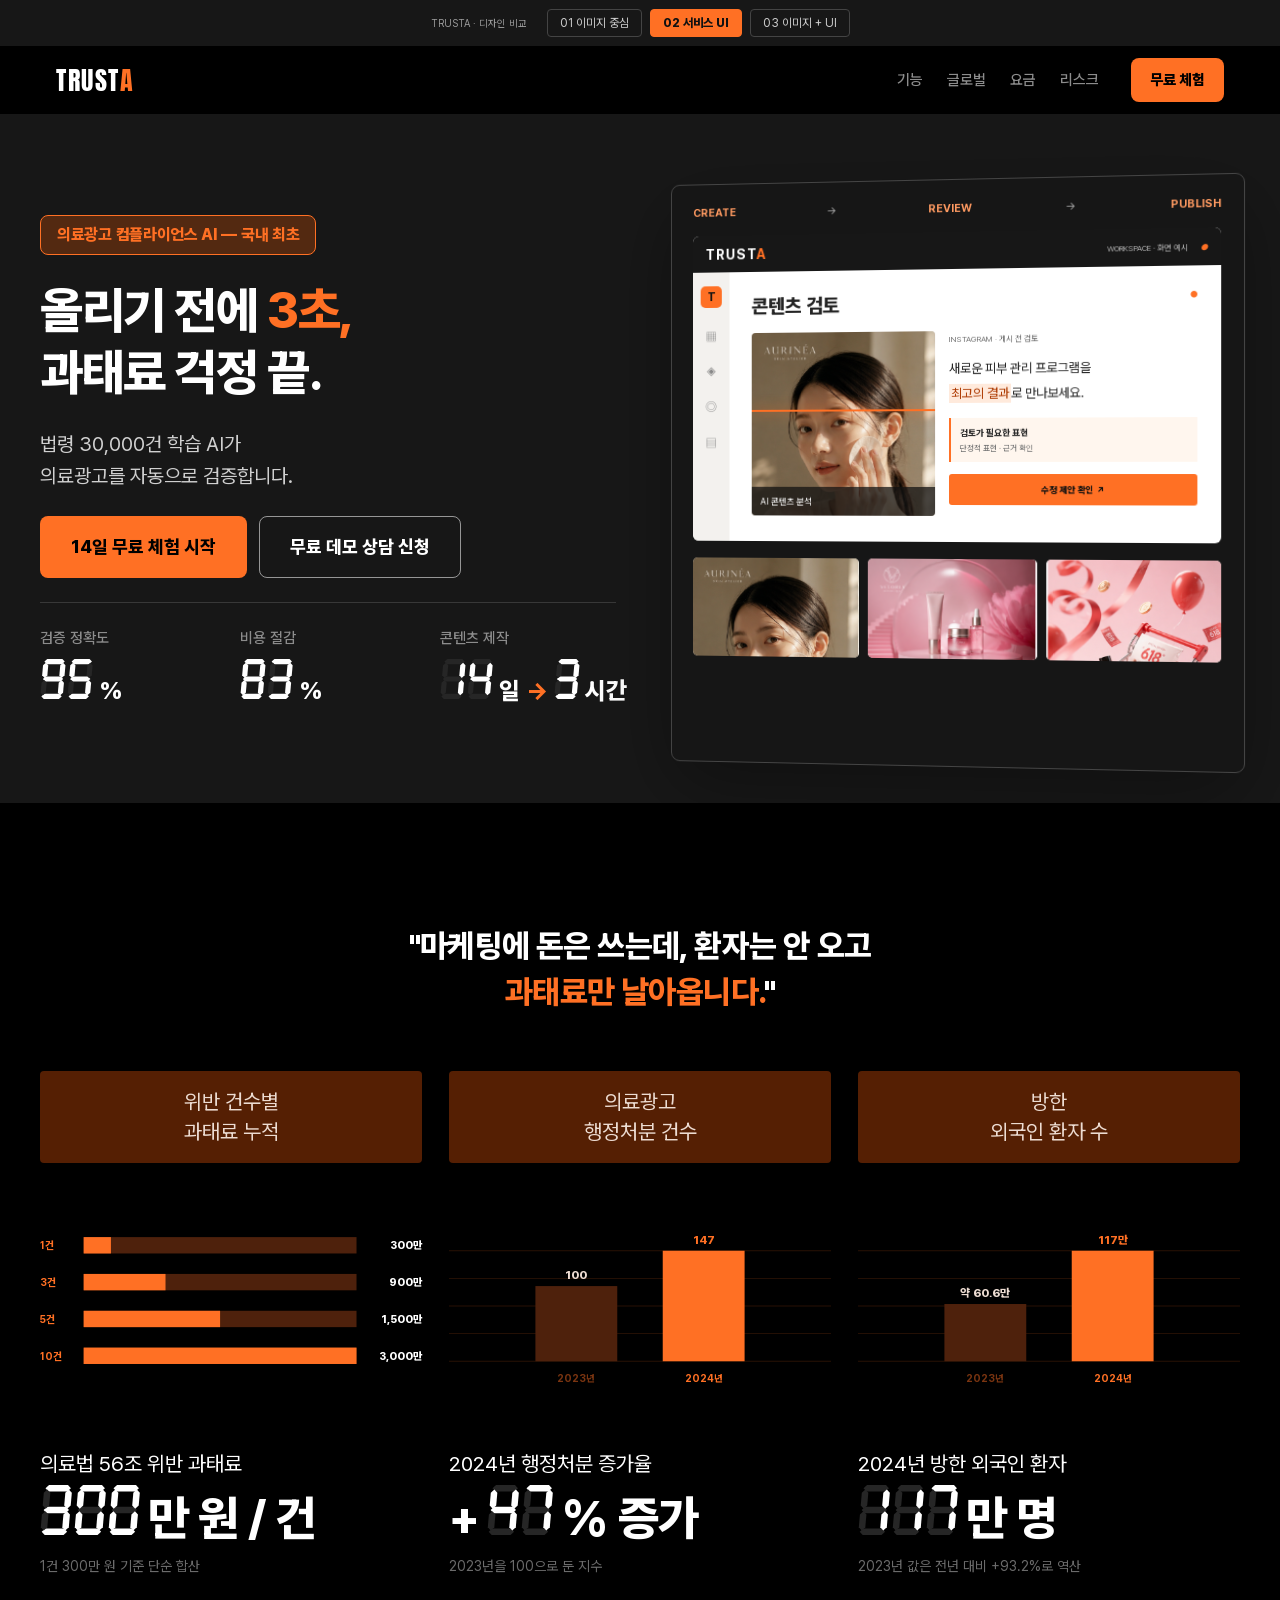
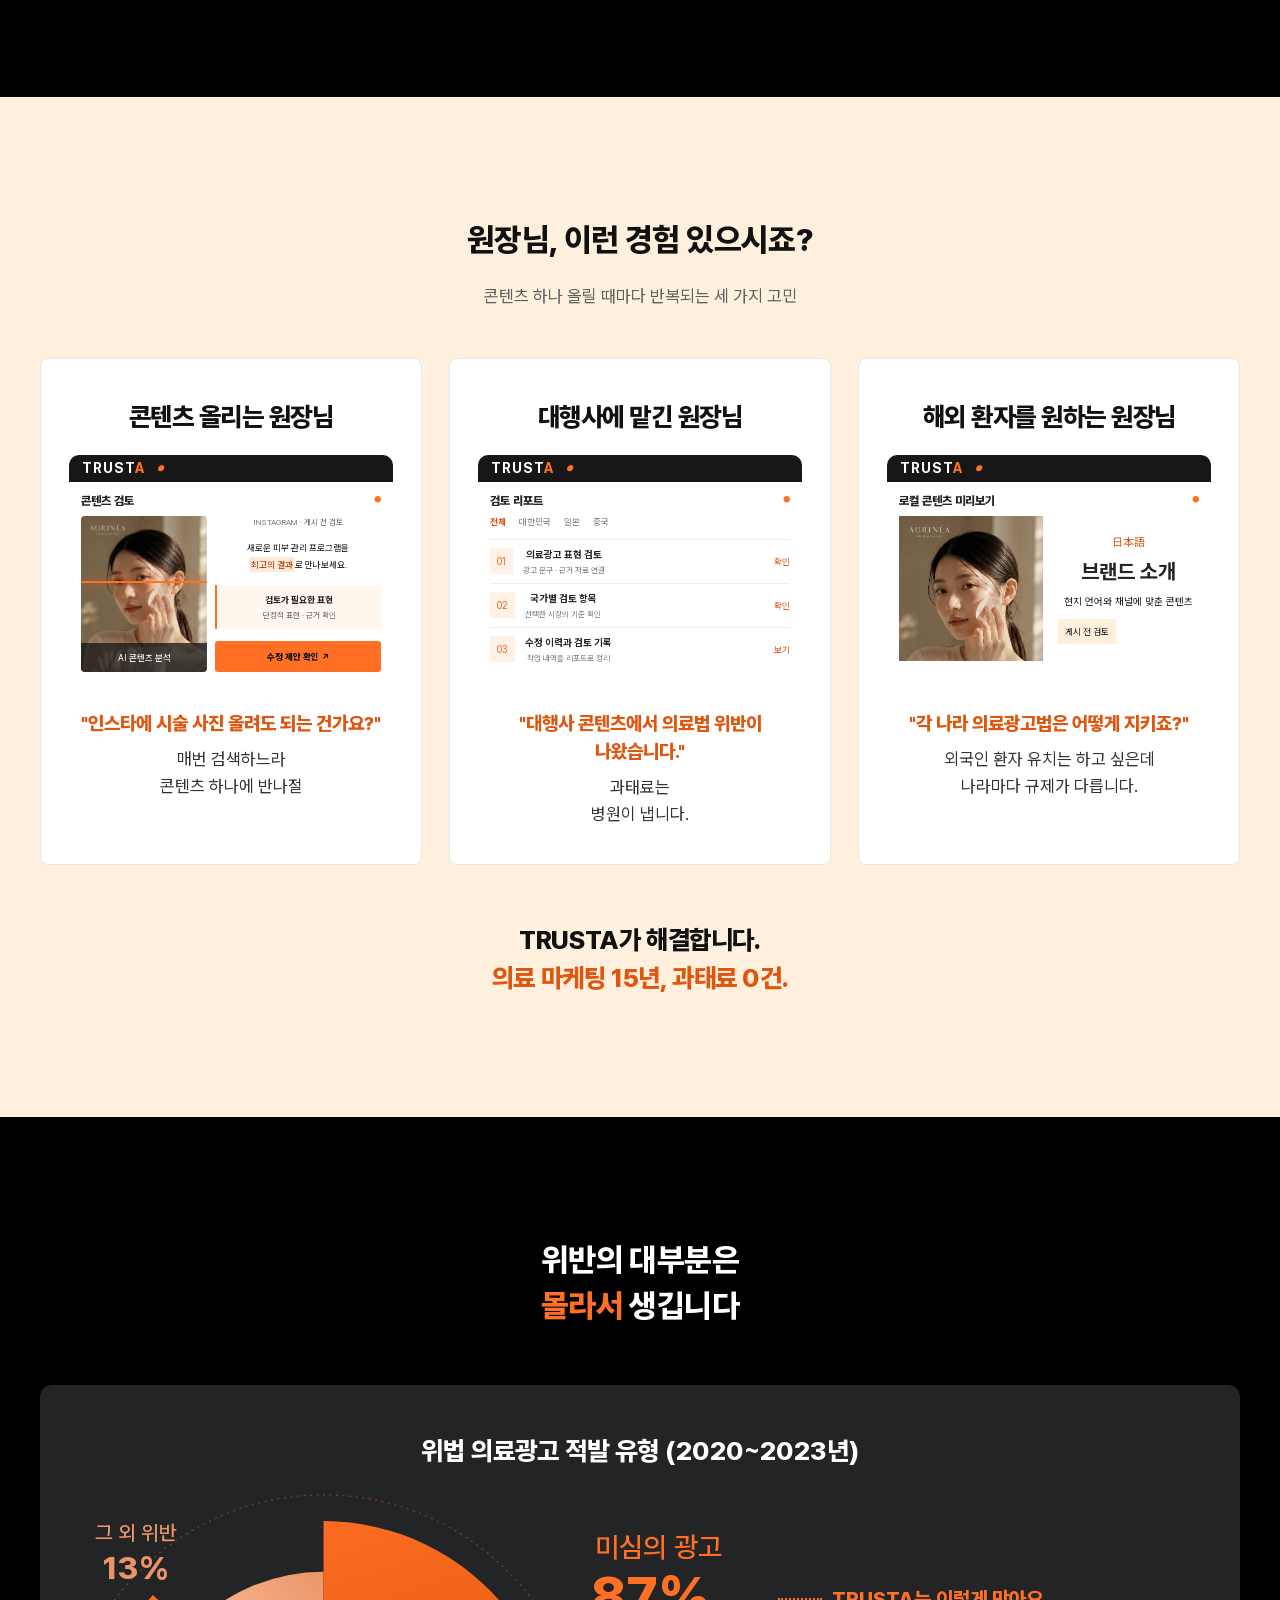
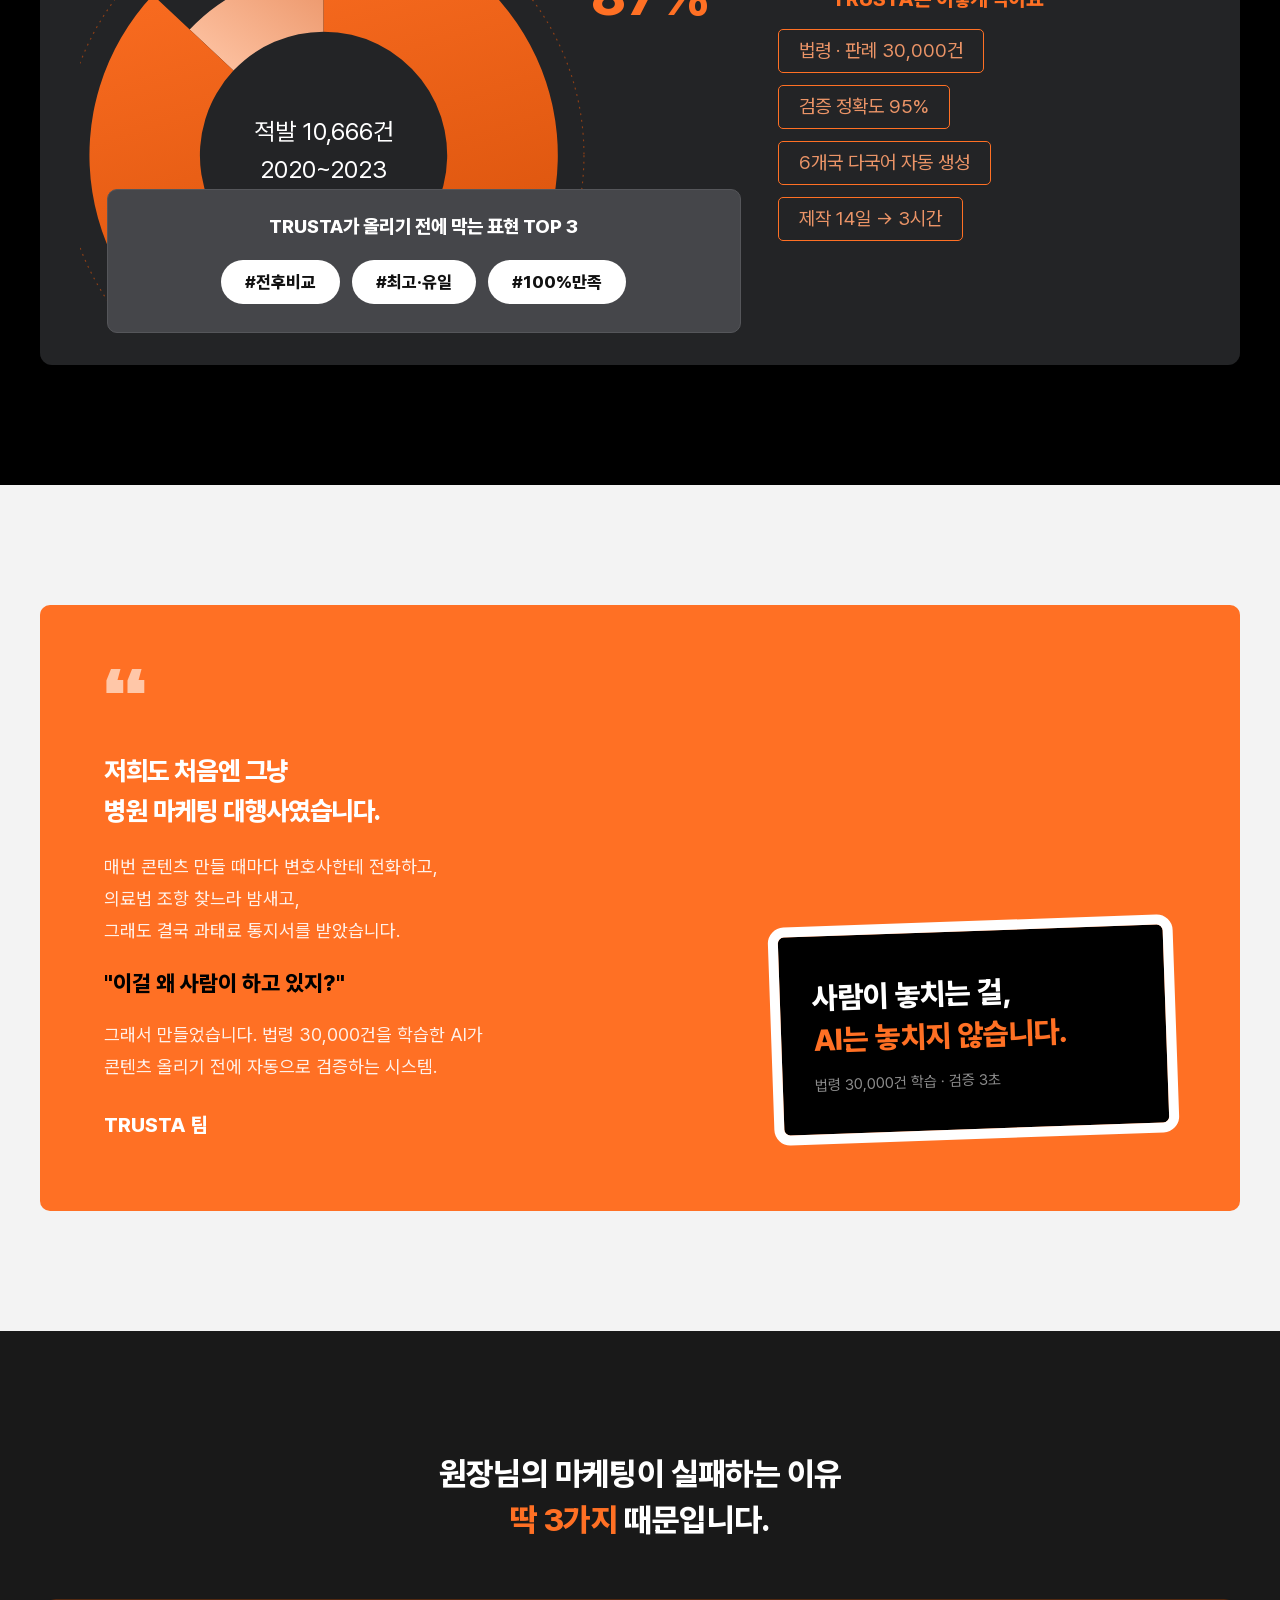
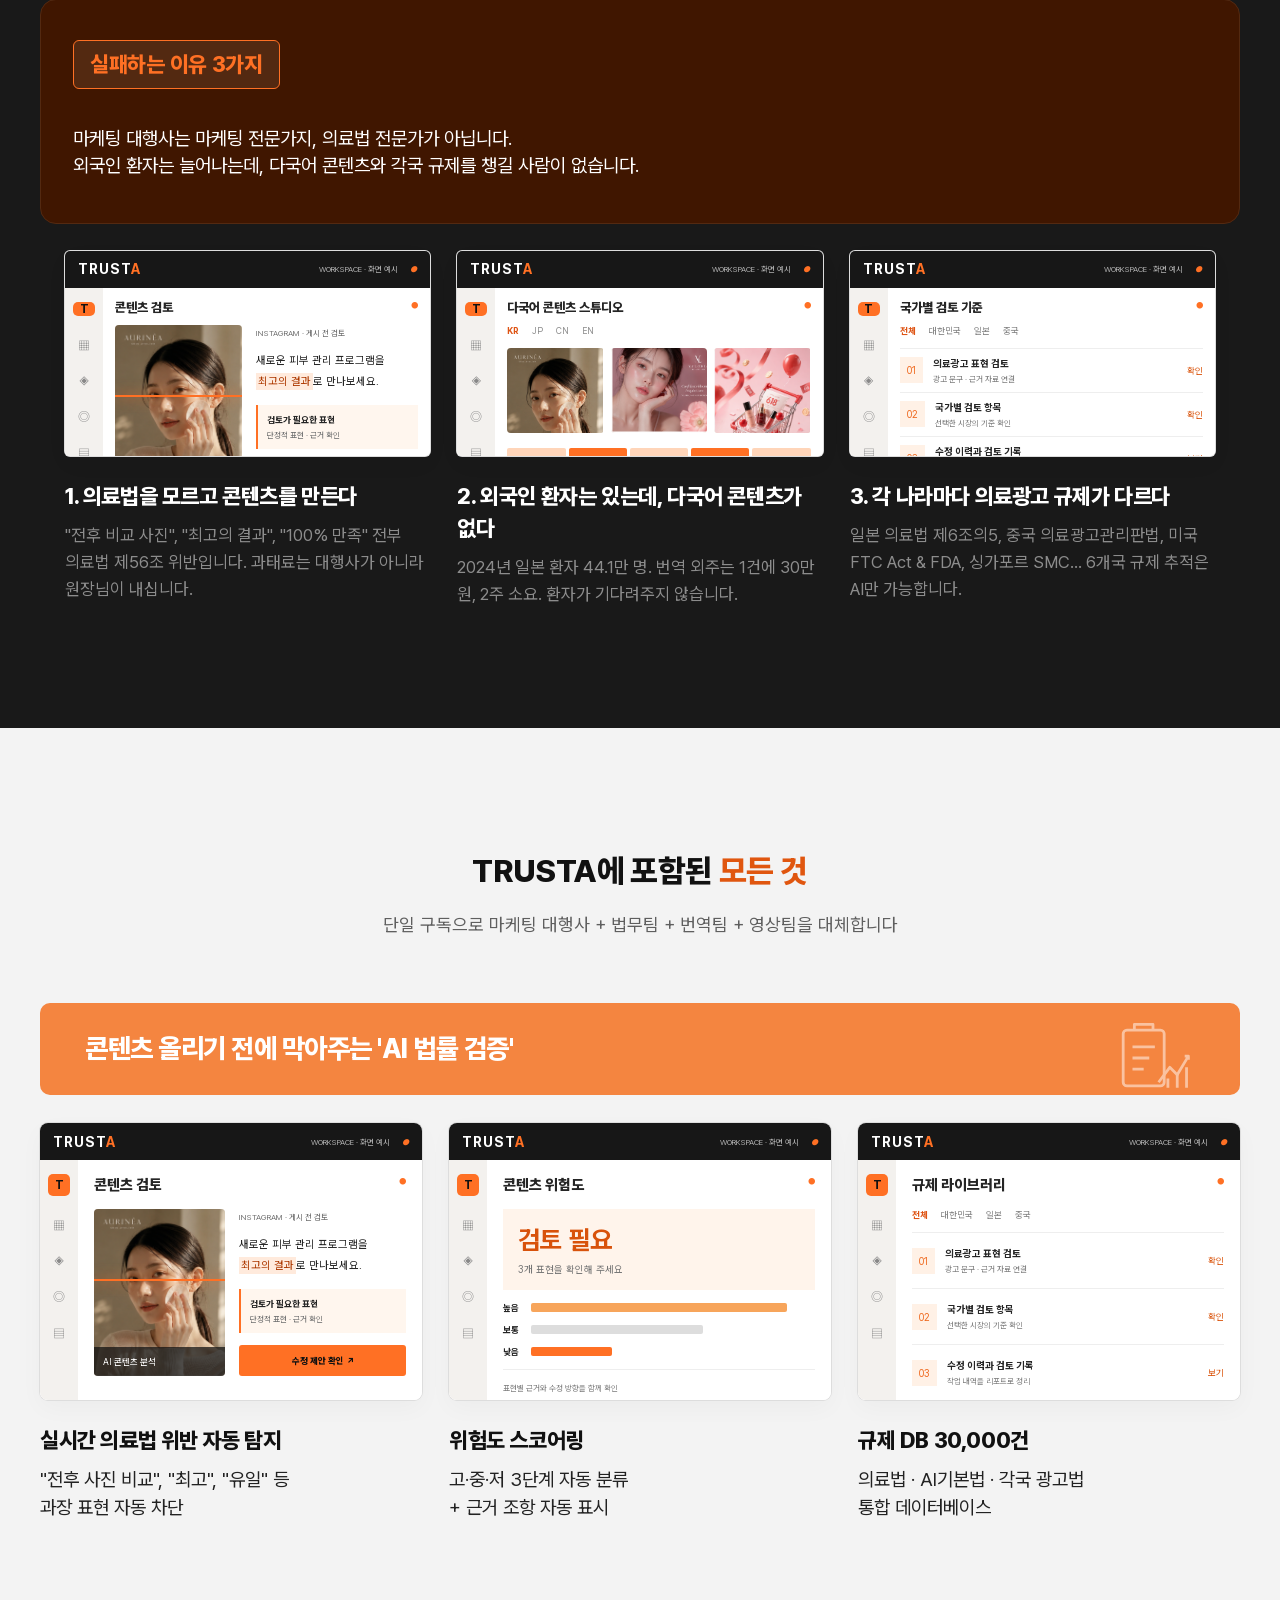
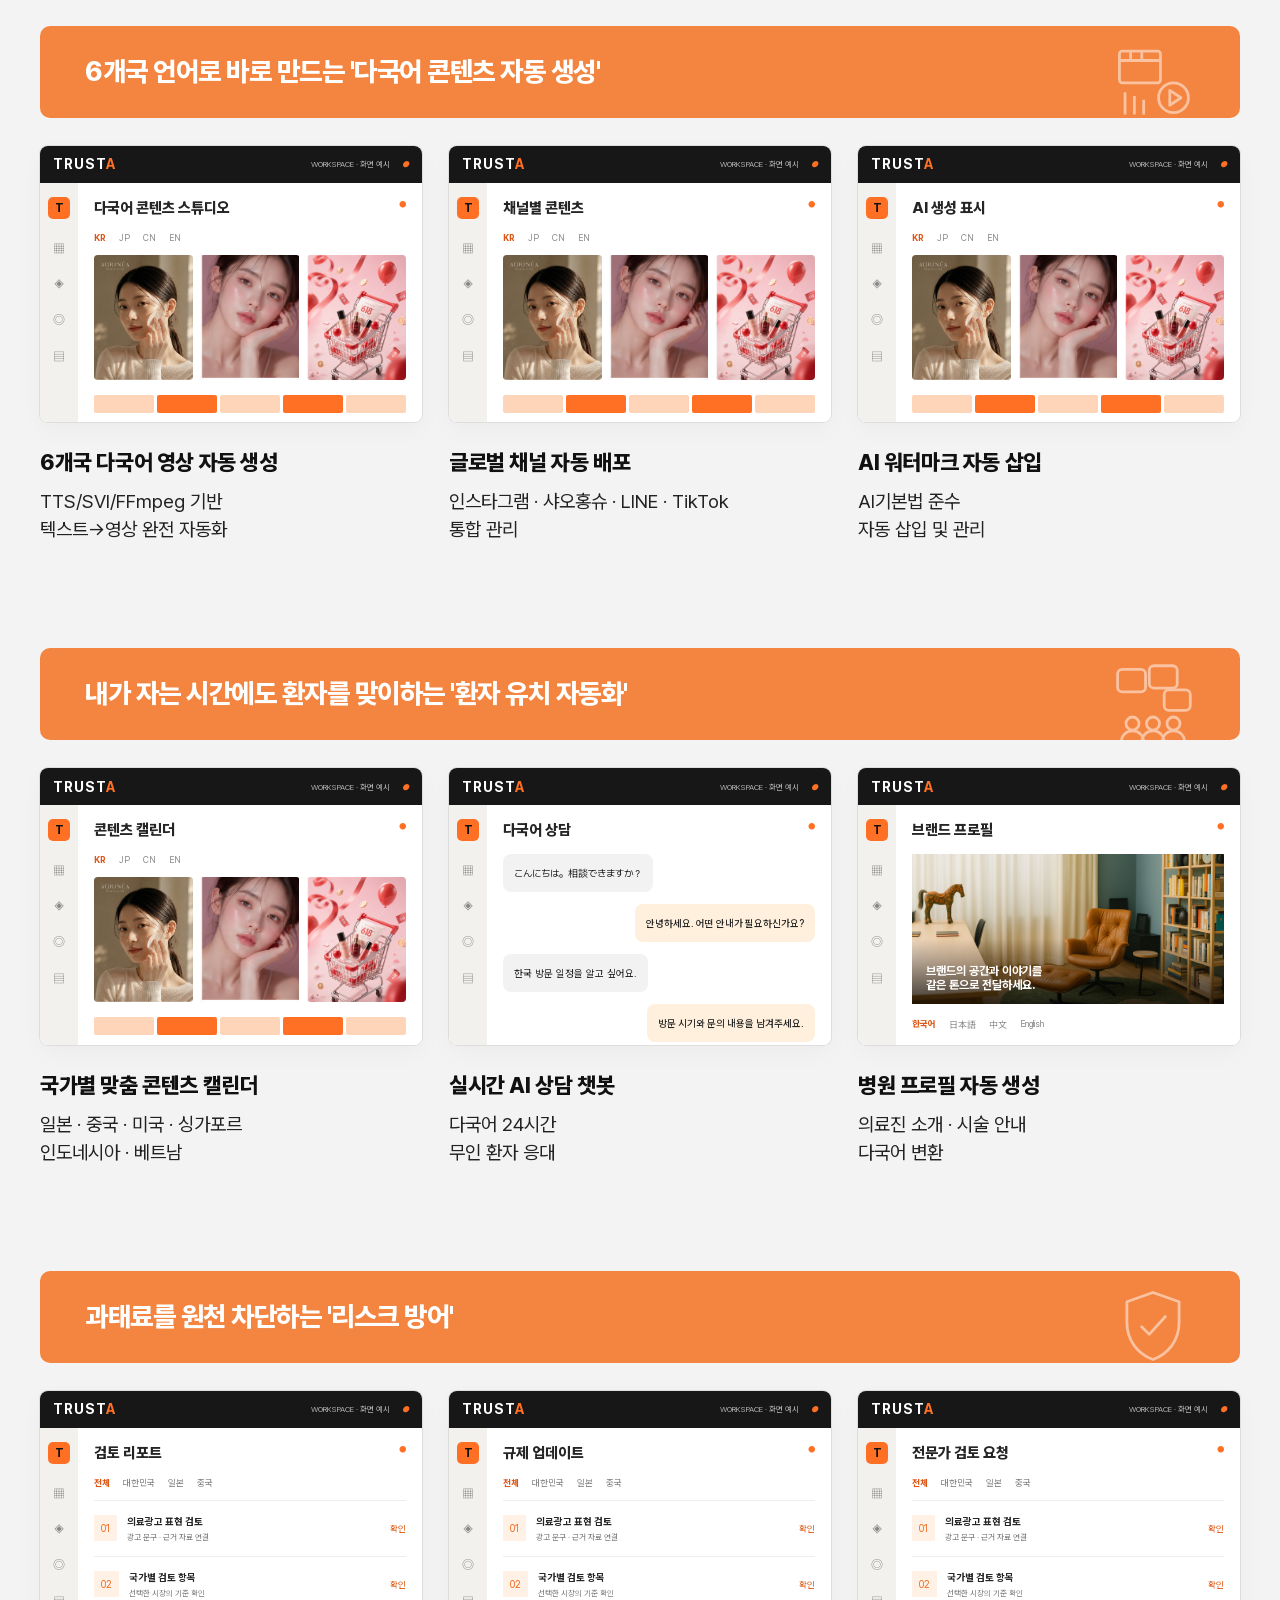
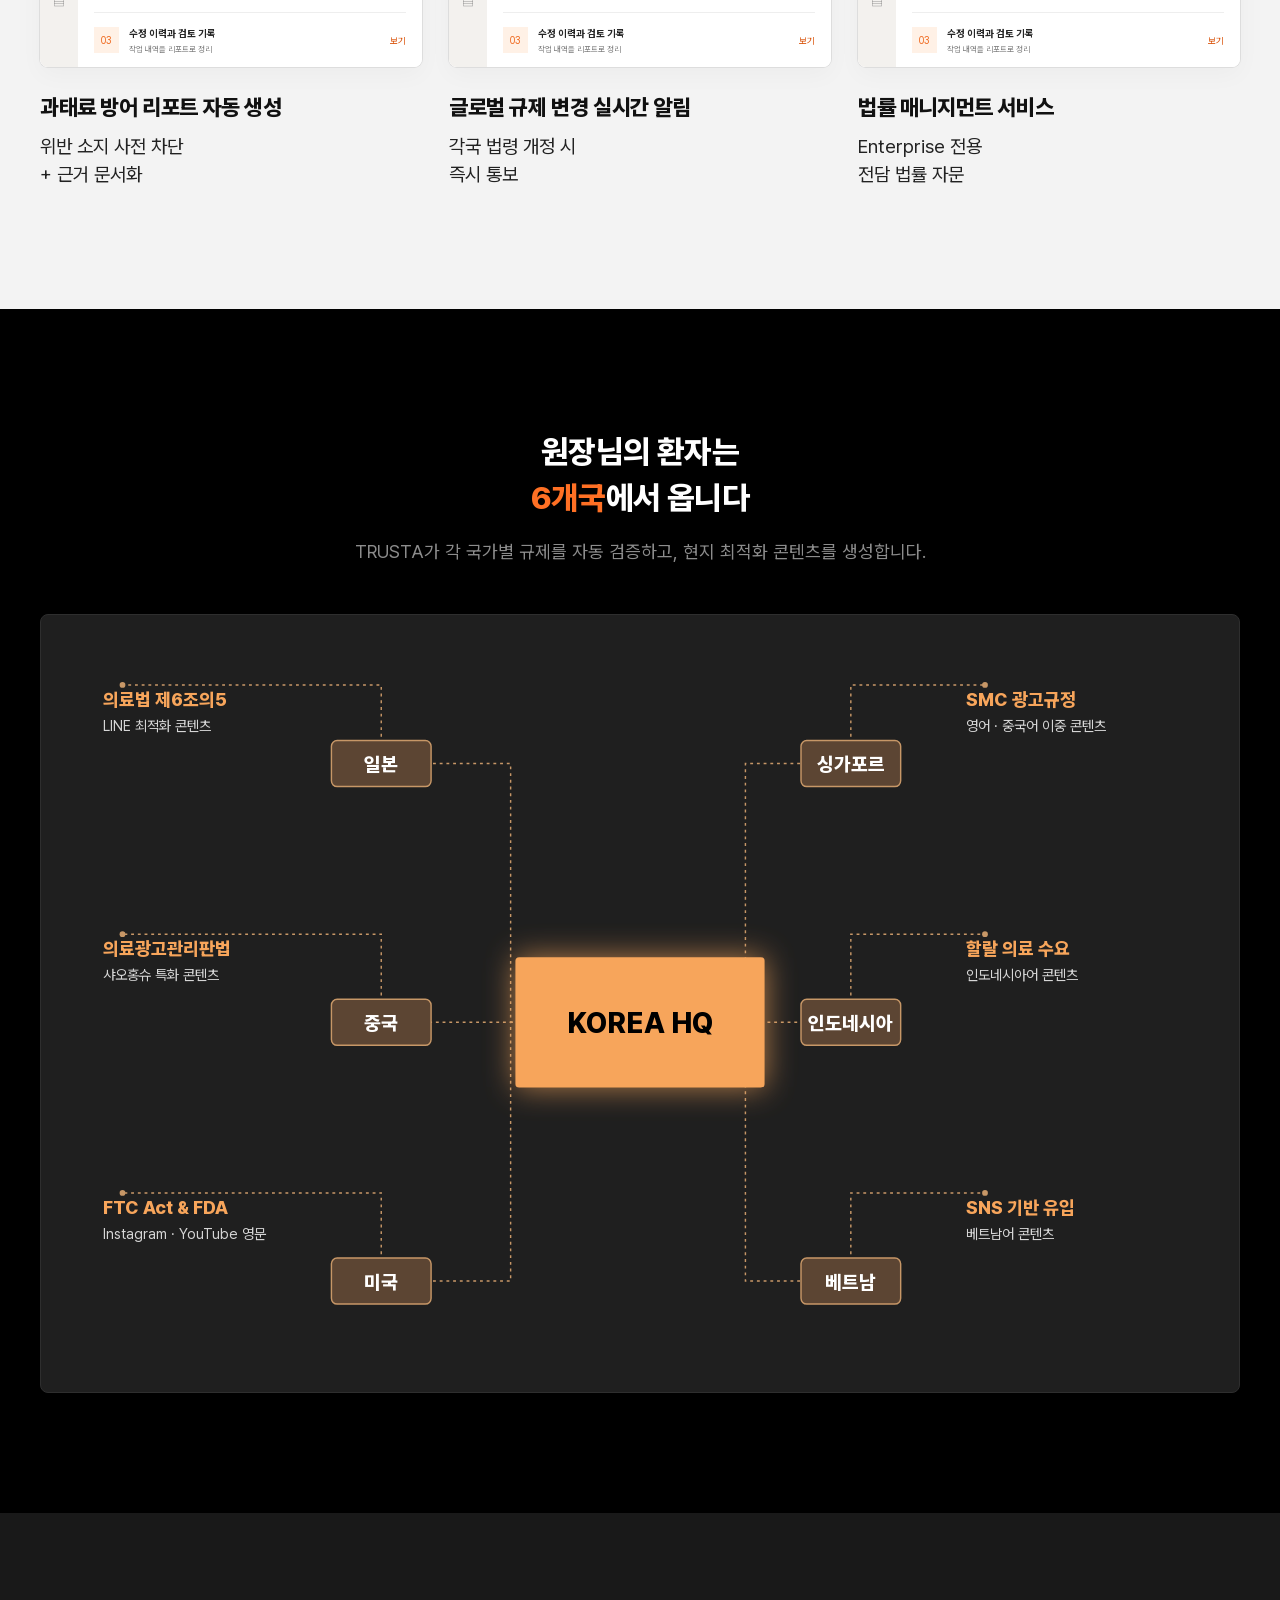
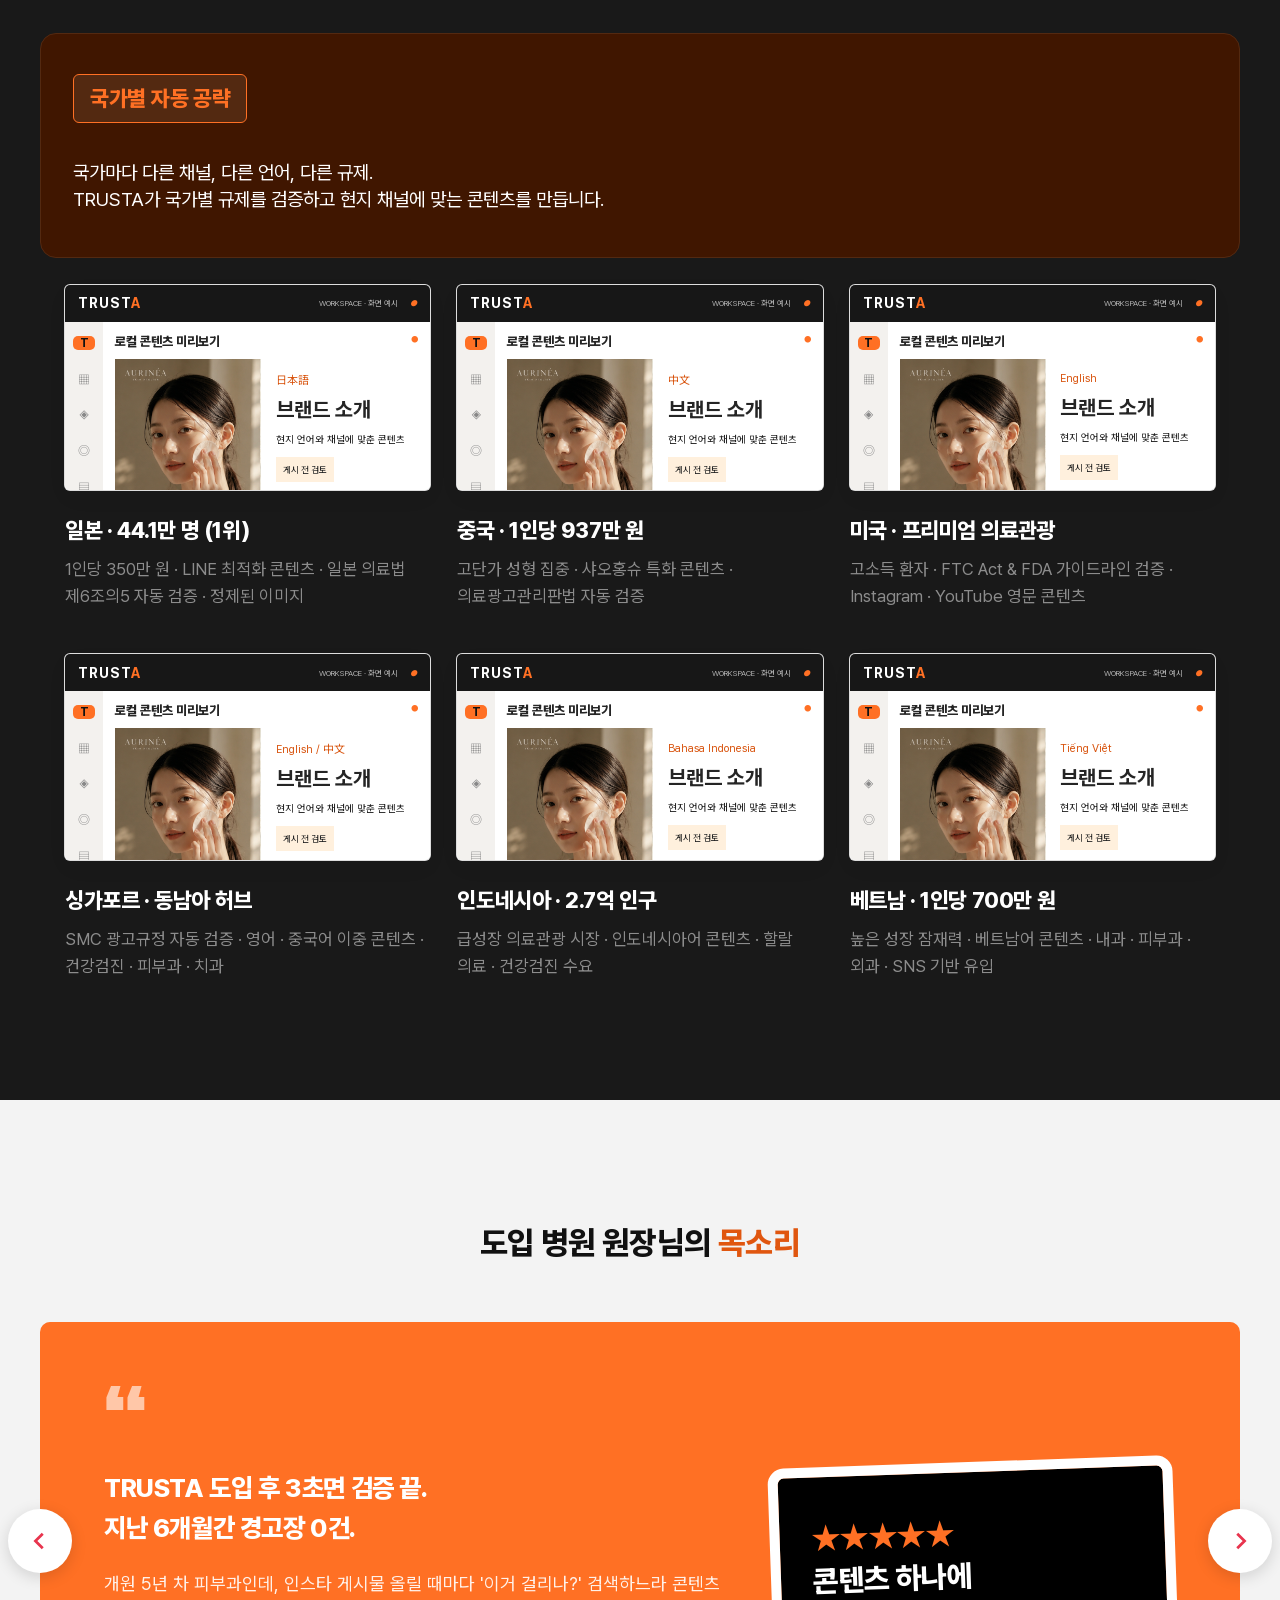
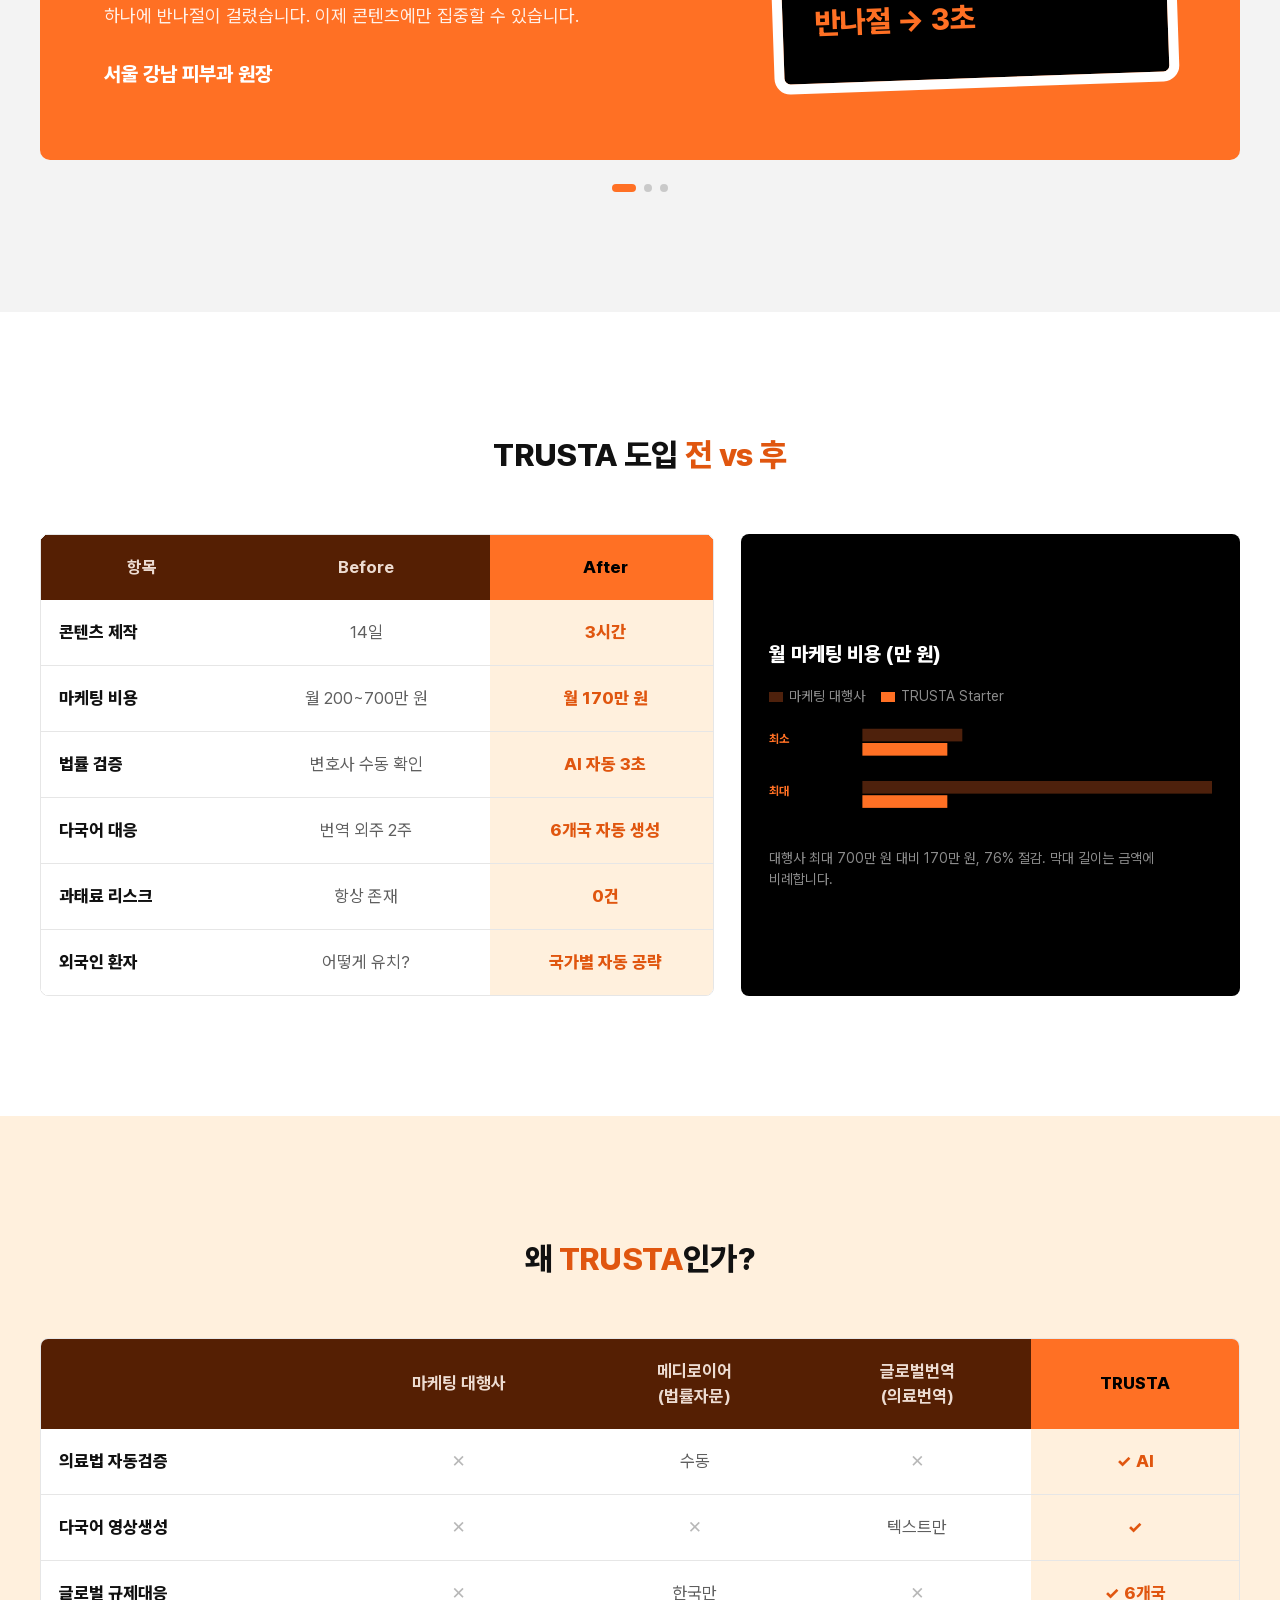
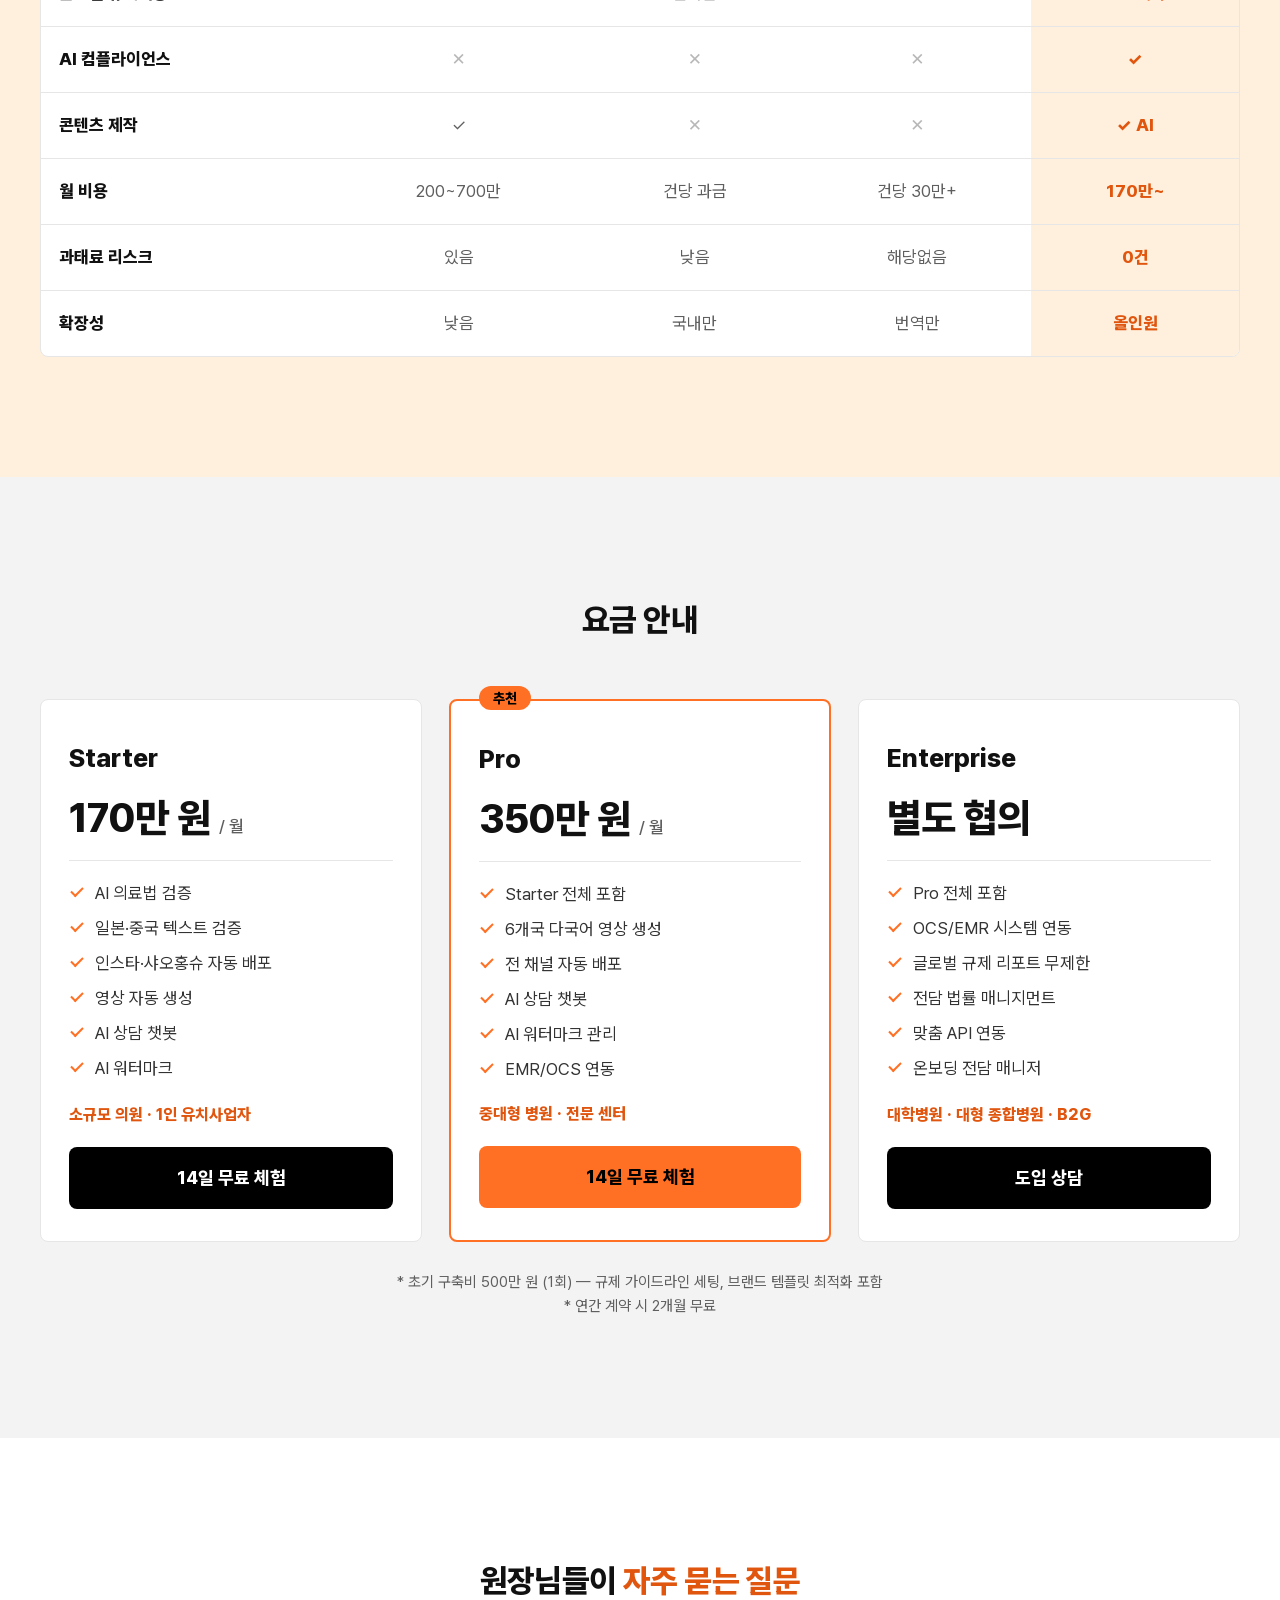
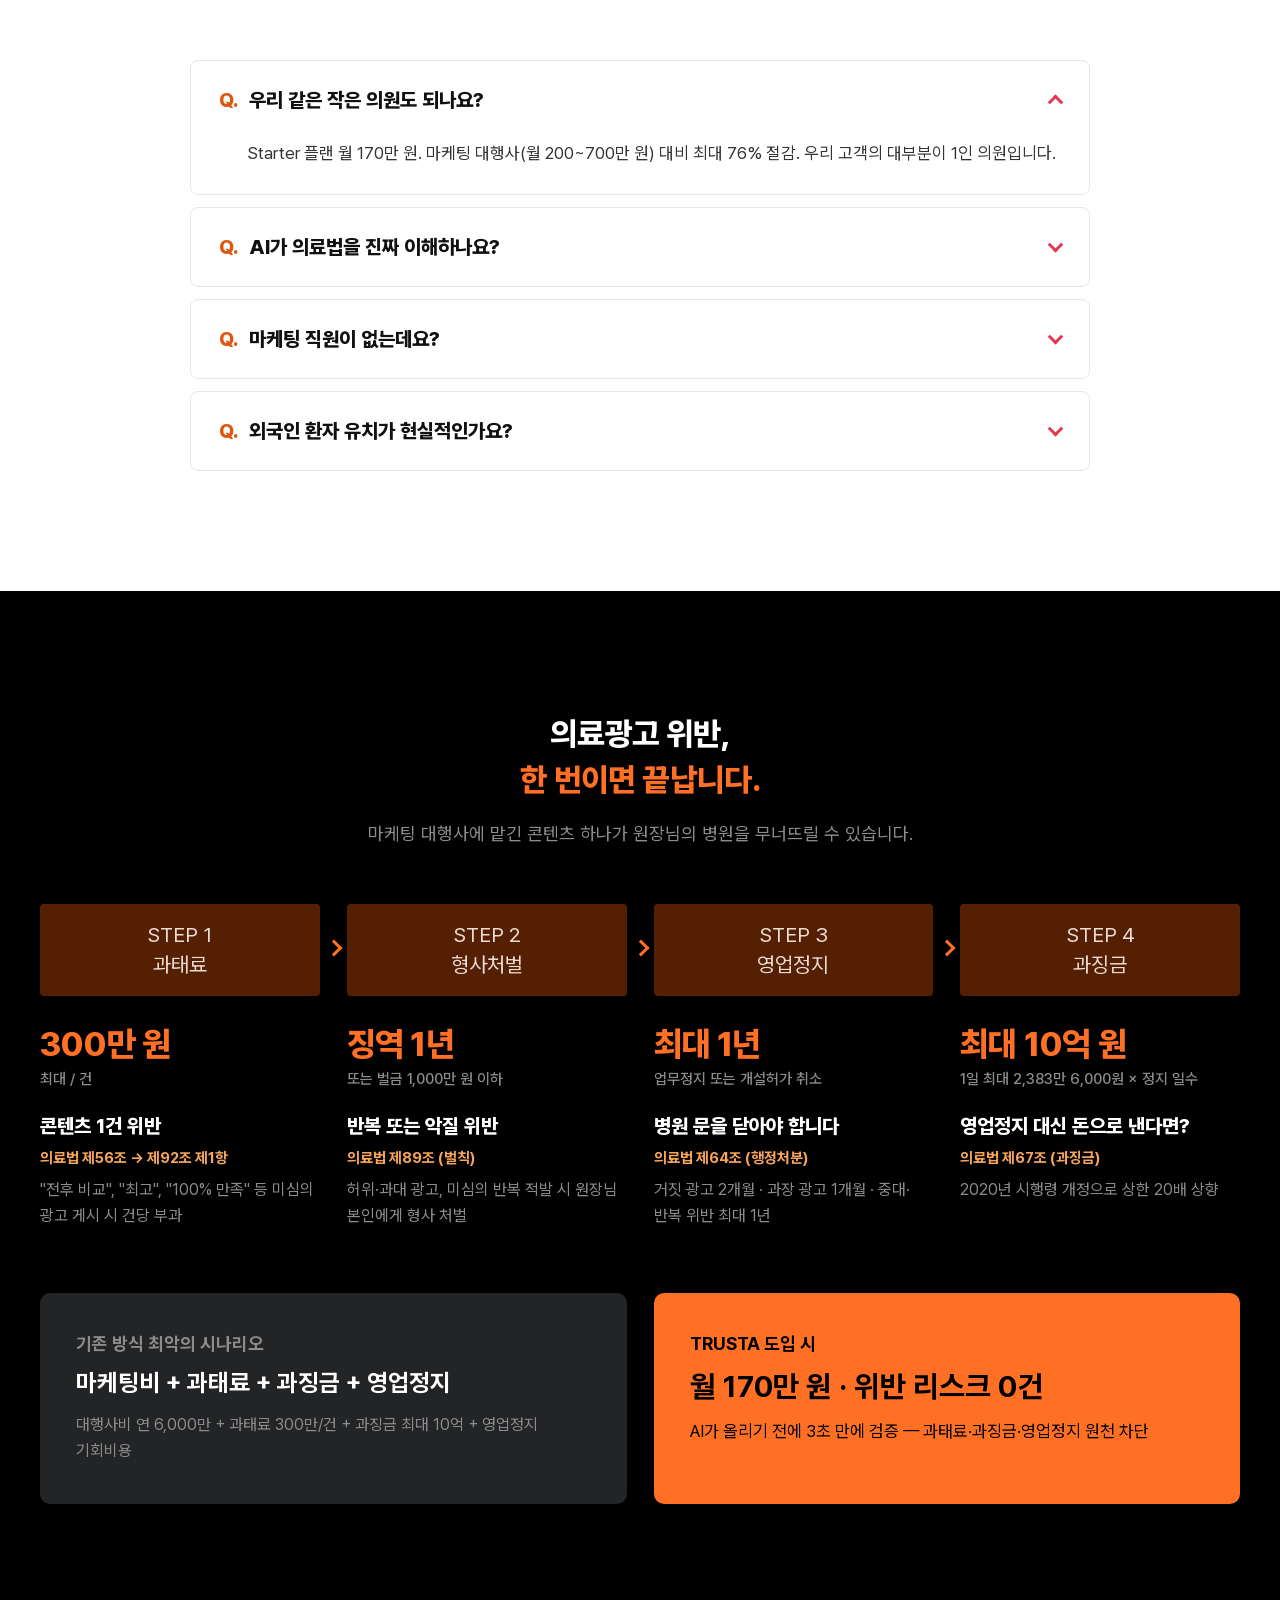
<file: version-02.html>
<!doctype html><html><head><meta charset=utf8><meta name=viewport content="width=device-width,initial-scale=1,viewport-fit=cover"><style>:root{color-scheme:light;box-sizing:border-box;padding-top:env(safe-area-inset-top,0px);padding-bottom:env(safe-area-inset-bottom,0px)}html{scroll-padding-top:env(safe-area-inset-top,0px)}body{margin:0;padding:0;font:14px -apple-system,BlinkMacSystemFont,sans-serif;background:#faf9f5;color:#141413}img{max-width:100%}[hidden]:not([hidden=until-found i]){display:none!important}</style></head><body>
<title>TRUSTA · Version 2</title>
<meta name="description" content="의료광고 컴플라이언스 AI">
<link rel="preconnect" href="https://fonts.googleapis.com"><link rel="preconnect" href="https://fonts.gstatic.com" crossorigin><link rel="stylesheet" href="https://fonts.googleapis.com/css2?family=Anton&family=Noto+Sans+KR:wght@400;500;700;800&display=swap">
<style>
:root {
  --orange-500: #FF7024;
  --orange-400: #F48540;
  --orange-300: #F7A55B;
  --orange-200: #EB9467;
  --orange-100: #FFC7A8;
  --orange-700: #D8520B;
  --orange-ink: #E0560F;
  --orange-glow: rgba(247,165,91,0.55);
  --brown-900: #180600;
  --brown-800: #401600;
  --brown-750: #4E210C;
  --brown-700: #532911;
  --brown-600: #551F03;
  --brown-500: #6E2D0D;
  --brown-400: #7A3410;
  --node-fill: #5C4533;
  --node-line: #C79767;
  --peach-text: #EDDCD2;
  --ink-1000: #000000;
  --ink-900: #191919;
  --ink-850: #1F1F1F;
  --ink-800: #232426;
  --ink-700: #3C434B;
  --ink-600: #45464A;
  --ink-400: #6B6B6B;
  --ink-300: #8C8C8C;
  --seg-off: #262626;
  --white: #FFFFFF;
  --cream-100: #FFF0DD;
  --gray-100: #F3F3F3;
  --line-200: #E6E6E6;
  --text-900: #111111;
  --text-700: #333333;
  --text-500: #5F5F5F;
  --nav-chevron: #E8344E;
  --space-4: 4px;
  --space-8: 8px;
  --space-12: 12px;
  --space-16: 16px;
  --space-20: 20px;
  --space-24: 24px;
  --space-32: 32px;
  --space-40: 40px;
  --space-48: 48px;
  --space-64: 64px;
  --space-96: 96px;
  --space-120: 120px;
  --content-max: 1200px;
  --radius-6: 6px;
  --radius-8: 8px;
  --radius-12: 12px;
  --radius-16: 16px;
  --radius-24: 24px;
  --radius-pill: 999px;
  --shadow-nav: 0 4px 16px rgba(0,0,0,0.14);
  --shadow-glow: 0 0 32px rgba(247,165,91,0.55);
  --shadow-card: 0 2px 8px rgba(0,0,0,0.04);
  --grad-grid-fill: linear-gradient(180deg, #6E2D0D 0%, #3A1405 55%, #180600 100%);
  --grad-orange: linear-gradient(160deg, #FF7024 0%, #EF621A 55%, #D8520B 100%);
  --grad-peach: linear-gradient(200deg, #F7A57A 0%, #E08A60 100%);
  --grad-area: linear-gradient(180deg, rgba(255,112,36,0.45) 0%, rgba(255,112,36,0) 100%);
  --grad-thumb-fade: linear-gradient(180deg, rgba(255,255,255,0) 60%, #FFFFFF 100%);
  --font-sans: Pretendard, "Noto Sans KR", "Apple SD Gothic Neo", system-ui, sans-serif;
  --font-display: Anton, "Noto Sans KR", Impact, sans-serif;
}

/* Ember Course: every class is em-*; values come from tokens.css. */
.em { font-family: var(--font-sans); color: var(--text-900); -webkit-font-smoothing: antialiased; word-break: keep-all; }
.em *, .em *::before, .em *::after { box-sizing: border-box; }
:where(.em) :where(h1, h2, h3, p) { margin: 0; }

/* ---------- sections ---------- */
.em-section { padding-block: var(--space-120); padding-inline: var(--space-16); }
.em-section--black { background: var(--ink-1000); color: var(--white); }
.em-section--dark { background: var(--ink-900); color: var(--white); }
.em-section--cream { background: var(--cream-100); }
.em-section--gray { background: var(--gray-100); }
.em-section--white { background: var(--white); }
.em-wrap { max-width: var(--content-max); margin-inline: auto; display: flex; flex-direction: column; gap: var(--space-48); }

/* ---------- headline ---------- */
.em-headline { font-size: 34px; line-height: 48px; font-weight: 800; letter-spacing: -0.5px; text-align: center; text-wrap: balance; }
.em-headline .em-hl { color: var(--orange-500); }
.em-intro { font-size: 16px; line-height: 27px; color: var(--text-500); text-align: center; text-wrap: balance; }
.em-closing { font-size: 28px; line-height: 40px; font-weight: 700; letter-spacing: -0.4px; text-align: center; text-wrap: balance; }

/* ---------- orange section banner (88px tall, 40px inset) ---------- */
.em-banner { position: relative; min-height: 88px; display: flex; align-items: center; padding: 20px 160px 20px var(--space-40); background: var(--orange-400); border-radius: var(--radius-16); color: var(--white); font-size: 26px; line-height: 36px; font-weight: 700; letter-spacing: -0.3px; overflow: hidden; }
.em-banner__icon { position: absolute; right: 48px; top: 50%; width: 88px; height: 88px; transform: translateY(-46%); opacity: .45; }
.em-banner__icon svg { width: 100%; height: 100%; }

/* ---------- card rows ---------- */
.em-row { display: grid; grid-template-columns: repeat(3, minmax(0, 1fr)); gap: var(--space-24); }
.em-carousel { position: relative; }
.em-nav { position: absolute; top: 34%; width: 64px; height: 64px; border-radius: var(--radius-pill); border: 0; background: var(--white); box-shadow: var(--shadow-nav); display: grid; place-items: center; cursor: pointer; z-index: 2; }
.em-nav svg { width: 22px; height: 22px; stroke: var(--nav-chevron); stroke-width: 3; fill: none; }
.em-nav--prev { left: -32px; } .em-nav--next { right: -32px; }
.em-nav:focus-visible { outline: 3px solid var(--orange-500); outline-offset: 3px; }

/* media card: thumbnail + title + 2-line text */
.em-card { display: flex; flex-direction: column; gap: var(--space-20); min-width: 0; }
.em-card__thumb { aspect-ratio: 7 / 5; border-radius: var(--radius-8); border: 1px solid var(--line-200); overflow: hidden; background: var(--white); position: relative; }
.em-card--wide .em-card__thumb { aspect-ratio: 16 / 9; border: 0; }
.em-card__body { display: flex; flex-direction: column; gap: var(--space-8); }
.em-card__title { font-size: 24px; line-height: 34px; font-weight: 700; letter-spacing: -0.3px; }
.em-card__text { font-size: 18px; line-height: 30px; color: var(--text-700); }
.em-on-dark .em-card__text { color: var(--ink-300); }

/* persona card on cream */
.em-persona { background: var(--white); border: 1px solid var(--line-200); border-radius: var(--radius-12); box-shadow: var(--shadow-card); padding: var(--space-48) var(--space-32) var(--space-40); display: flex; flex-direction: column; align-items: center; gap: var(--space-24); text-align: center; min-width: 0; }
.em-persona__title { font-size: 26px; line-height: 36px; font-weight: 800; letter-spacing: -0.4px; }
.em-persona__art { width: 100%; max-width: 300px; aspect-ratio: 1 / 1; position: relative; }
.em-persona__art::after { content: ""; position: absolute; inset: 0; background: var(--grad-thumb-fade); }
.em-persona__hl { color: var(--orange-ink); font-size: 19px; line-height: 28px; font-weight: 700; }
.em-persona__text { font-size: 17px; line-height: 30px; color: var(--text-700); }

/* ---------- brown dark panel + chip ---------- */
.em-panel { background: var(--brown-800); border: 1px solid var(--brown-700); border-radius: var(--radius-24); padding: var(--space-48) var(--space-48) var(--space-48); display: flex; flex-direction: column; align-items: flex-start; gap: var(--space-40); color: var(--white); }
.em-chip { display: inline-flex; align-items: center; padding: 12px 24px; background: var(--brown-700); border: 1.5px solid var(--orange-500); border-radius: var(--radius-8); color: var(--orange-500); font-size: 26px; line-height: 36px; font-weight: 800; letter-spacing: -0.3px; }
.em-panel__text { font-size: 19px; line-height: 32px; color: var(--white); max-width: 62em; }

/* ---------- stat card (black) ---------- */
.em-stats { display: grid; grid-template-columns: repeat(3, minmax(0, 1fr)); gap: var(--space-24); }
.em-stat { display: flex; flex-direction: column; gap: var(--space-32); min-width: 0; }
.em-stat__head { min-height: 92px; display: grid; place-items: center; padding: 16px 24px; background: var(--brown-600); border-radius: var(--radius-6); color: var(--peach-text); font-size: 22px; line-height: 32px; font-weight: 500; text-align: center; }
.em-stat__chart { height: 216px; }
.em-stat__chart svg { display: block; width: 100%; height: 100%; overflow: visible; }
.em-stat__label { font-size: 22px; line-height: 32px; font-weight: 500; color: var(--white); }
.em-stat__value { display: flex; align-items: flex-end; gap: 10px; color: var(--white); font-size: 52px; line-height: 1; font-weight: 800; letter-spacing: -1px; }
.em-stat__value svg { height: 52px; width: auto; display: block; }
.em-stat__src { font-size: 13px; line-height: 21px; color: var(--ink-400); }

/* ---------- donut panel ---------- */
.em-donut { background: var(--ink-800); border-radius: var(--radius-16); padding: var(--space-48) var(--space-40); display: grid; grid-template-columns: minmax(0, 1.55fr) minmax(0, 1fr); gap: var(--space-24); color: var(--white); position: relative; }
.em-donut__title { grid-column: 1 / -1; text-align: center; font-size: 26px; line-height: 36px; font-weight: 700; }
.em-donut__chart { position: relative; min-width: 0; }
.em-donut__chart svg { width: 100%; height: auto; display: block; }
.em-donut__overlay { position: absolute; left: 4%; right: 4%; bottom: 0; background: var(--ink-600); border-radius: var(--radius-12); padding: var(--space-24) var(--space-24) var(--space-32); display: flex; flex-direction: column; align-items: center; gap: var(--space-24); }
.em-donut__overlay p { font-size: 18px; line-height: 26px; font-weight: 700; }
.em-donut__side { display: flex; flex-direction: column; gap: var(--space-12); align-items: flex-start; justify-content: center; }
.em-donut__side-title { color: var(--orange-500); font-size: 20px; line-height: 28px; font-weight: 800; display: flex; align-items: center; gap: 8px; margin-bottom: var(--space-8); }
.em-donut__side-title::before { content: ""; width: 44px; border-top: 2px dotted var(--orange-500); }

/* tags */
.em-tags { display: flex; flex-wrap: wrap; gap: var(--space-12); justify-content: center; }
.em-pill { display: inline-flex; align-items: center; padding: 10px 26px; background: var(--white); color: var(--text-900); border-radius: var(--radius-pill); font-size: 17px; line-height: 24px; font-weight: 800; }
.em-tag { display: inline-flex; align-items: center; padding: 8px 22px; border: 1.5px solid var(--orange-500); border-radius: var(--radius-6); color: var(--orange-200); font-size: 18px; line-height: 26px; font-weight: 500; }

/* ---------- node map ---------- */
.em-nodemap { background: var(--ink-850); border: 1px solid #2E2E2E; border-radius: var(--radius-8); padding: var(--space-24); overflow-x: auto; }
.em-nodemap svg { display: block; width: 100%; min-width: 720px; height: auto; }

/* ---------- quote banner ---------- */
.em-quote { position: relative; background: var(--orange-500); border-radius: var(--radius-16); padding: var(--space-64) 38% var(--space-64) var(--space-64); color: var(--white); min-height: 420px; display: flex; flex-direction: column; gap: var(--space-16); overflow: hidden; }
.em-quote__mark { font-family: var(--font-display); font-size: 96px; line-height: .8; color: var(--orange-100); height: 56px; }
.em-quote__lead { font-size: 28px; line-height: 42px; font-weight: 700; letter-spacing: -0.4px; }
.em-quote__text { font-size: 19px; line-height: 32px; color: rgba(255,255,255,.88); }
.em-quote__name { font-size: 22px; line-height: 32px; font-weight: 800; margin-top: var(--space-24); }
.em-quote__photo { position: absolute; right: 6%; bottom: 0; width: 30%; max-width: 360px; }

/* ---------- poster hero ---------- */
.em-poster { position: relative; background: #2B2B2B; border-radius: 0; overflow: hidden; aspect-ratio: 6 / 5; display: grid; place-items: end center; }
.em-poster__chalk { position: absolute; inset: 0; opacity: .12; }
.em-poster__photo { position: absolute; left: 50%; bottom: 14%; width: 62%; transform: translateX(-50%); }
.em-poster__band { position: relative; width: 94%; margin-bottom: -3%; background: var(--white); padding: 4% 3% 0; clip-path: polygon(0 18%, 4% 8%, 14% 10%, 17% 0, 42% 3%, 46% 1%, 58% 3%, 62% 0, 76% 4%, 80% 2%, 92% 6%, 100% 14%, 100% 100%, 0 100%); }
.em-poster__word { font-family: var(--font-display); font-size: clamp(56px, 14vw, 150px); line-height: .88; color: var(--ink-1000); text-align: center; letter-spacing: -1px; transform: scaleY(1.18); transform-origin: bottom; }

/* ---------- image slots (use until real images land) ---------- */
.em-slot { position: absolute; inset: 0; display: block; width: 100%; height: 100%; }
.em-badge { position: absolute; right: 7%; bottom: 9%; width: 15%; aspect-ratio: 1; border-radius: 22%; background: #6FA592; display: grid; place-items: center; }
.em-badge::after { content: ""; width: 52%; aspect-ratio: 1; border-radius: 50%; border: 3px solid var(--white); }

@media (max-width: 860px) {
  .em-row, .em-stats { grid-template-columns: minmax(0, 1fr); }
  .em-donut { grid-template-columns: minmax(0, 1fr); }
  .em-quote { padding: var(--space-40) var(--space-24) 300px; }
  .em-quote__photo { width: 60%; right: 50%; transform: translateX(50%); }
  .em-banner { padding-right: var(--space-24); font-size: 21px; line-height: 30px; }
  .em-banner__icon { display: none; }
  .em-headline { font-size: 26px; line-height: 38px; }
  .em-nav--prev { left: -8px; } .em-nav--next { right: -8px; }
  .em-section { padding-block: 72px; }
}
@media (prefers-reduced-motion: reduce) { .em * { transition: none !important; animation: none !important; } }

/* Layout v2: reference compositions copied 1:1 (screenshot px / 1.5 = CSS px, content 1200px).
   card 384 x gap 27 | banner 92h, inset 45, radius 10 | banner->cards 28 | thumb->title 24 | panel pad 40/32, radius 16 */
:root { color-scheme: light; --gap: 27px; }
html { scroll-behavior: smooth; }
@media (prefers-reduced-motion: reduce) { html { scroll-behavior: auto; } }
body { margin: 0; background: var(--ink-1000); color: var(--text-900); }
:where(.em) :where(p, h1, h2, h3, ul, blockquote) { margin: 0; }
.t-anchor { scroll-margin-top: 64px; }
.wrap { max-width: 1200px; margin-inline: auto; }
.sec { padding: 120px 16px; }
.sec--black { background: var(--ink-1000); color: var(--white); }
.sec--dark { background: var(--ink-900); color: var(--white); }
.sec--cream { background: var(--cream-100); }
.sec--gray { background: var(--gray-100); }
.sec--white { background: var(--white); }
.stack { display: flex; flex-direction: column; }

/* headline: 3.jpg = 38px glyph @1.5x -> 32px, 2 lines, centered */
.hl { font-size: 32px; line-height: 46px; font-weight: 800; letter-spacing: -0.6px; text-align: center; text-wrap: balance; }
.hl em { font-style: normal; color: var(--orange-500); }
.sec--cream .hl em, .sec--gray .hl em, .sec--white .hl em { color: var(--orange-ink); }
.hl + .grid3, .hl + .stats, .hl + .donut, .hl + .em-nodemap, .hl + .tbl, .hl + .plans, .hl + .steps, .hl + .road, .hl + .faq { margin-top: 56px; }
.lead { margin-top: 16px; font-size: 18px; line-height: 29px; color: var(--ink-300); text-align: center; }
.sec--cream .lead, .sec--gray .lead, .sec--white .lead { color: var(--text-500); }

/* nav */
.nav { position: sticky; top: env(safe-area-inset-top, 0px); z-index: 20; background: rgba(0,0,0,.9); backdrop-filter: blur(8px); }
.nav__in { max-width: 1200px; margin-inline: auto; padding: 12px 16px; display: flex; align-items: center; gap: 32px; }
.mark { font-family: var(--font-display); font-size: 26px; letter-spacing: 1.5px; color: var(--white); text-decoration: none; }
.mark b { color: var(--orange-500); font-weight: 400; }
.nav__links { display: flex; gap: 24px; margin-left: auto; }
.nav__links a { color: var(--ink-300); text-decoration: none; font-size: 15px; font-weight: 500; }
.nav__links a:hover { color: var(--white); }
.btn { display: inline-flex; align-items: center; justify-content: center; padding: 18px 30px; border-radius: 8px; font-size: 18px; line-height: 24px; font-weight: 800; text-decoration: none; border: 1.5px solid transparent; font-family: inherit; cursor: pointer; }
.btn--o { background: var(--orange-500); color: var(--ink-1000); }
.btn--o:hover { background: var(--orange-300); }
.btn--line { border-color: rgba(255,255,255,.55); color: var(--white); }
.btn--ink { background: var(--ink-1000); color: var(--white); }
.btn--w { background: var(--white); color: var(--ink-1000); }
.nav .btn { padding: 9px 18px; font-size: 15px; }
a:focus-visible, button:focus-visible, summary:focus-visible { outline: 3px solid var(--orange-300); outline-offset: 3px; }

/* 1 hero = 1.jpg poster: chalkboard ground, white torn sticker band, condensed black type */
.hero { background: #2B2B2B; position: relative; overflow: hidden; padding: 96px 16px 0; color: var(--white); }
.hero__chalk { position: absolute; inset: 0; opacity: .08; pointer-events: none; }
.hero__grid { position: relative; max-width: 1200px; margin-inline: auto; display: grid; grid-template-columns: minmax(0, 1fr) minmax(0, 1fr); gap: 48px; align-items: end; }
.hero__copy { display: flex; flex-direction: column; gap: 24px; padding-bottom: 96px; }
.hero__eyebrow { align-self: flex-start; font-size: 16px; line-height: 22px; padding: 8px 16px; }
.hero h1 { font-size: 54px; line-height: 66px; font-weight: 800; letter-spacing: -1.4px; }
.hero h1 em { font-style: normal; color: var(--orange-500); }
.hero__lead { font-size: 20px; line-height: 32px; color: rgba(255,255,255,.8); }
.hero__ctas { display: flex; gap: 12px; flex-wrap: wrap; }
.kpis { display: grid; grid-template-columns: repeat(3, minmax(0, 1fr)); gap: 24px; padding-top: 24px; border-top: 1px solid rgba(255,255,255,.14); }
.kpi__l { font-size: 15px; line-height: 22px; color: var(--ink-300); font-weight: 500; }
.kpi__v { margin-top: 10px; display: flex; align-items: flex-end; gap: 6px; font-size: 24px; line-height: 1; font-weight: 800; white-space: nowrap; }
.kpi__v svg { height: 40px; width: auto; }
.kpi__v i { font-style: normal; color: var(--orange-500); }
.poster { position: relative; align-self: end; }
.poster__img { position: relative; width: 78%; margin: 0 auto -6%; }
.poster__band { position: relative; background: var(--white); padding: 22px 16px 10px; clip-path: polygon(0 22%, 4% 9%, 14% 12%, 17% 0, 41% 4%, 45% 1%, 58% 4%, 62% 0, 76% 5%, 80% 2%, 92% 7%, 100% 16%, 100% 100%, 0 100%); }
.poster__word { font-family: var(--font-display); color: var(--ink-1000); text-align: center; font-size: 132px; line-height: .86; transform: scaleY(1.2); transform-origin: bottom; letter-spacing: -1px; }

/* 2 stat cards = 3.jpg/4.jpg */
.stats { display: grid; grid-template-columns: repeat(3, minmax(0, 1fr)); gap: var(--gap); }
.stat { display: flex; flex-direction: column; min-width: 0; }
.stat__head { height: 92px; display: grid; place-items: center; background: var(--brown-600); border-radius: 4px; color: var(--peach-text); font-size: 21px; line-height: 30px; text-align: center; padding: 0 16px; }
.stat__chart { height: 230px; margin-top: 28px; }
.stat__chart svg { width: 100%; height: 100%; display: block; overflow: visible; }
.stat__label { margin-top: 28px; font-size: 21px; line-height: 30px; color: var(--white); }
.stat__value { margin-top: 6px; display: flex; align-items: flex-end; gap: 8px; font-size: 48px; line-height: 1; font-weight: 800; color: var(--white); letter-spacing: -1px; }
.stat__value svg { height: 50px; width: auto; }
.stat__src { margin-top: 14px; font-size: 14px; line-height: 21px; color: var(--ink-400); }

/* 3 persona = 6.jpg */
.grid3 { display: grid; grid-template-columns: repeat(3, minmax(0, 1fr)); gap: var(--gap); }
.persona { background: var(--white); border: 1px solid var(--line-200); border-radius: 8px; padding: 40px 28px 36px; display: flex; flex-direction: column; align-items: center; text-align: center; min-width: 0; }
.persona__t { font-size: 26px; line-height: 36px; font-weight: 800; letter-spacing: -0.5px; }
.persona__art { position: relative; width: 210px; height: 210px; margin-top: 20px; }
.persona__art::after { content: ""; position: absolute; inset: 0; background: linear-gradient(180deg, rgba(255,255,255,0) 62%, #FFFFFF 100%); }
.persona__hl { margin-top: 20px; font-size: 19px; line-height: 28px; font-weight: 800; color: var(--orange-ink); }
.persona__p { margin-top: 8px; font-size: 17px; line-height: 27px; color: var(--text-700); }
.intro { font-size: 17px; line-height: 27px; color: var(--text-500); text-align: center; }
.closing { margin-top: 56px; font-size: 26px; line-height: 38px; font-weight: 800; text-align: center; letter-spacing: -0.4px; }
.closing em { font-style: normal; color: var(--orange-ink); }

/* 4 donut = 5.jpg */
.donut { background: var(--ink-800); border-radius: 12px; padding: 48px 40px 0; display: grid; grid-template-columns: minmax(0, 1.6fr) minmax(0, 1fr); column-gap: 24px; overflow: hidden; }
.donut__t { grid-column: 1 / -1; text-align: center; font-size: 26px; line-height: 36px; font-weight: 800; color: var(--white); margin-bottom: 24px; }
.donut__chart { position: relative; min-width: 0; padding-bottom: 32px; }
.donut__chart svg { display: block; width: 100%; height: auto; }
.donut__box { position: absolute; left: 4%; right: 2%; bottom: 32px; background: var(--ink-600); border: 1px solid #55565A; border-radius: 10px; padding: 24px 20px 28px; display: flex; flex-direction: column; align-items: center; gap: 20px; }
.donut__box p { font-size: 19px; line-height: 26px; font-weight: 800; color: var(--white); text-align: center; }
.pills { display: flex; flex-wrap: wrap; justify-content: center; gap: 12px; }
.pill { background: var(--white); color: var(--text-900); border-radius: 999px; padding: 10px 24px; font-size: 17px; line-height: 24px; font-weight: 800; }
.donut__side { display: flex; flex-direction: column; justify-content: center; align-items: flex-start; gap: 12px; padding-bottom: 32px; }
.donut__side-t { display: flex; align-items: center; gap: 10px; color: var(--orange-500); font-size: 20px; line-height: 28px; font-weight: 800; margin-bottom: 4px; }
.donut__side-t::before { content: ""; width: 44px; border-top: 2px dotted var(--orange-500); }
.otag { border: 1.5px solid var(--orange-500); border-radius: 5px; padding: 8px 20px; color: var(--orange-200); font-size: 19px; line-height: 26px; }

/* 5 quote banner = 15.jpg */
.quote { position: relative; background: var(--orange-500); border-radius: 10px; padding: 72px 64px; display: grid; grid-template-columns: minmax(0, 1.55fr) minmax(0, 1fr); gap: 40px; align-items: end; color: var(--white); overflow: hidden; }
.quote__mark { font-family: var(--font-display); font-size: 92px; line-height: .7; color: var(--orange-100); height: 50px; }
.quote__lead { margin-top: 24px; font-size: 26px; line-height: 40px; font-weight: 800; letter-spacing: -0.4px; }
.quote__p { margin-top: 20px; font-size: 18px; line-height: 32px; color: rgba(255,255,255,.9); }
.quote__ask { margin-top: 20px; font-size: 22px; line-height: 32px; font-weight: 800; color: var(--ink-1000); }
.quote__name { margin-top: 28px; font-size: 20px; line-height: 28px; font-weight: 800; }
.sticker { position: relative; background: var(--ink-1000); color: var(--white); border-radius: 6px; padding: 40px 32px; outline: 10px solid var(--white); transform: rotate(-2deg); margin: 10px; }
.sticker p { font-size: 30px; line-height: 42px; font-weight: 800; letter-spacing: -0.6px; }
.sticker p span { color: var(--orange-500); }
.sticker small { display: block; margin-top: 16px; color: var(--ink-300); font-size: 15px; }
.stars { color: var(--orange-500); font-size: 22px; letter-spacing: 4px; }

/* 6 dark panel + 16:9 cards = 12.jpg */
.panel { background: var(--brown-800); border: 1px solid var(--brown-700); border-radius: 16px; padding: 40px 32px 44px; display: flex; flex-direction: column; align-items: flex-start; gap: 36px; }
.chip { display: inline-flex; padding: 10px 16px; background: var(--brown-700); border: 1.5px solid var(--orange-500); border-radius: 6px; color: var(--orange-500); font-size: 22px; line-height: 27px; font-weight: 800; letter-spacing: -0.3px; }
.panel p { font-size: 19px; line-height: 27px; color: var(--white); }
.cards { display: grid; grid-template-columns: repeat(3, minmax(0, 1fr)); column-gap: var(--gap); row-gap: 44px; }
.panel + .cards { margin: 27px 25px 0; }
.card { display: flex; flex-direction: column; min-width: 0; }
.card__img { position: relative; aspect-ratio: 576 / 417; border-radius: 4px; overflow: hidden; background: var(--white); box-shadow: 0 0 0 1.5px #DADADA; }
.card__img svg { position: absolute; inset: 0; width: 100%; height: 100%; display: block; }
.cards--wide .card__img { aspect-ratio: 16 / 9; box-shadow: none; border-radius: 5px; }
.card__t { margin-top: 24px; font-size: 22px; line-height: 32px; font-weight: 800; letter-spacing: -0.4px; }
.card__p { margin-top: 10px; font-size: 19px; line-height: 28px; color: #222222; }
.sec--dark .card__t { color: var(--white); }
.sec--dark .card__p { color: var(--ink-300); font-size: 17px; line-height: 27px; }

/* 7 banner group = 7.jpg */
.groups { display: flex; flex-direction: column; gap: 104px; margin-top: 64px; }
.banner { position: relative; height: 92px; display: flex; align-items: center; padding: 0 160px 0 45px; background: var(--orange-400); border-radius: 10px; color: var(--white); font-size: 27px; line-height: 36px; font-weight: 800; letter-spacing: -0.5px; overflow: hidden; }
.banner__icon { position: absolute; right: 46px; bottom: -4px; width: 82px; height: 82px; opacity: .5; }
.banner__icon svg { width: 100%; height: 100%; }
.banner + .cards { margin-top: 28px; }

/* tables */
.tbl { overflow-x: auto; border-radius: 8px; border: 1px solid var(--line-200); background: var(--white); }
.tbl table { width: 100%; min-width: 680px; border-collapse: collapse; font-size: 17px; line-height: 25px; }
.tbl th, .tbl td { padding: 20px 18px; text-align: center; border-bottom: 1px solid var(--line-200); }
.tbl thead th { background: var(--brown-600); color: var(--peach-text); font-weight: 700; }
.tbl tbody th { text-align: left; font-weight: 800; white-space: nowrap; }
.tbl td { color: var(--text-500); }
.tbl .win { background: var(--cream-100); color: var(--orange-ink); font-weight: 800; }
.tbl thead .win { background: var(--orange-500); color: var(--ink-1000); }
.tbl tr:last-child > * { border-bottom: 0; }
.tbl .no { color: #B8B8B8; }
.ba { display: grid; grid-template-columns: minmax(0, 1.35fr) minmax(0, 1fr); gap: var(--gap); margin-top: 56px; }
.chartbox { background: var(--ink-1000); border-radius: 8px; padding: 32px 28px; color: var(--white); display: flex; flex-direction: column; justify-content: center; gap: 20px; min-width: 0; }
.chartbox h3 { font-size: 20px; line-height: 28px; font-weight: 800; }
.legend { display: flex; flex-wrap: wrap; gap: 16px; font-size: 14px; color: var(--ink-300); }
.legend i { display: inline-block; width: 14px; height: 10px; margin-right: 6px; vertical-align: middle; }
.chartbox svg { width: 100%; height: auto; display: block; }
.chartbox .stat__src { color: var(--ink-300); margin-top: 0; }

/* pricing */
.plans { display: grid; grid-template-columns: repeat(3, minmax(0, 1fr)); gap: var(--gap); }
.plan { position: relative; background: var(--white); border: 1px solid var(--line-200); border-radius: 8px; padding: 40px 28px 32px; display: flex; flex-direction: column; gap: 20px; min-width: 0; }
.plan--best { border: 2px solid var(--orange-500); }
.plan__badge { position: absolute; top: -15px; left: 28px; background: var(--orange-500); color: var(--ink-1000); border-radius: 999px; padding: 4px 14px; font-size: 14px; font-weight: 800; }
.plan__n { font-size: 26px; line-height: 36px; font-weight: 800; }
.plan__p { font-size: 40px; line-height: 1.1; font-weight: 800; letter-spacing: -1px; }
.plan__p small { font-size: 17px; font-weight: 500; color: var(--text-500); letter-spacing: 0; }
.plan ul { list-style: none; padding: 20px 0 0; border-top: 1px solid var(--line-200); display: flex; flex-direction: column; gap: 10px; }
.plan li { position: relative; padding-left: 26px; font-size: 17px; line-height: 25px; color: var(--text-700); }
.plan li::before { content: ""; position: absolute; left: 2px; top: 6px; width: 12px; height: 7px; border-left: 2.5px solid var(--orange-500); border-bottom: 2.5px solid var(--orange-500); transform: rotate(-45deg); }
.plan__for { margin-top: auto; font-size: 16px; line-height: 24px; font-weight: 800; color: var(--orange-ink); }
.plan .btn { width: 100%; }
.note { margin-top: 28px; text-align: center; font-size: 15px; line-height: 24px; color: var(--text-500); }

/* faq */
.faq { display: flex; flex-direction: column; gap: 12px; max-width: 900px; margin-inline: auto; }
.faq details { background: var(--white); border: 1px solid var(--line-200); border-radius: 8px; }
.faq summary { list-style: none; cursor: pointer; position: relative; padding: 24px 64px 24px 28px; font-size: 20px; line-height: 30px; font-weight: 800; }
.faq summary::-webkit-details-marker { display: none; }
.faq summary::before { content: "Q."; color: var(--orange-ink); margin-right: 10px; }
.faq summary::after { content: ""; position: absolute; right: 28px; top: 50%; width: 11px; height: 11px; border-right: 3px solid var(--nav-chevron); border-bottom: 3px solid var(--nav-chevron); transform: translateY(-70%) rotate(45deg); }
.faq details[open] summary::after { transform: translateY(-30%) rotate(-135deg); }
.faq details p { padding: 0 28px 26px 56px; font-size: 17px; line-height: 29px; color: var(--text-700); }

/* risk steps (stat-head vocabulary) */
.steps { display: grid; grid-template-columns: repeat(4, minmax(0, 1fr)); gap: var(--gap); }
.step { display: flex; flex-direction: column; min-width: 0; position: relative; }
.step:not(:last-child)::after { content: ""; position: absolute; right: -20px; top: 38px; width: 12px; height: 12px; border-top: 3px solid var(--orange-500); border-right: 3px solid var(--orange-500); transform: rotate(45deg); }
.step__amt { margin-top: 28px; font-size: 34px; line-height: 40px; font-weight: 800; color: var(--orange-500); letter-spacing: -0.8px; }
.step__amt small { display: block; font-size: 15px; line-height: 22px; color: var(--ink-300); font-weight: 500; letter-spacing: 0; margin-top: 4px; }
.step__t { margin-top: 22px; font-size: 20px; line-height: 29px; font-weight: 800; }
.step__law { margin-top: 6px; font-size: 15px; line-height: 22px; color: var(--orange-300); font-weight: 700; }
.step__p { margin-top: 8px; font-size: 16px; line-height: 26px; color: var(--ink-300); }
.vs { display: grid; grid-template-columns: minmax(0, 1fr) minmax(0, 1fr); gap: var(--gap); margin-top: 64px; }
.vs > div { border-radius: 10px; padding: 40px 36px; display: flex; flex-direction: column; gap: 12px; }
.vs__bad { background: var(--ink-800); }
.vs__bad h3 { font-size: 18px; color: var(--ink-300); }
.vs__bad strong { font-size: 24px; line-height: 34px; }
.vs__bad p { font-size: 16px; line-height: 26px; color: var(--ink-300); }
.vs__good { background: var(--orange-500); color: var(--ink-1000); }
.vs__good h3 { font-size: 18px; }
.vs__good strong { font-size: 30px; line-height: 40px; }
.vs__good p { font-size: 17px; line-height: 27px; }

/* roadmap */
.road { display: grid; grid-template-columns: repeat(4, minmax(0, 1fr)); gap: var(--gap); position: relative; }
.road::before { content: ""; position: absolute; left: 0; right: 0; top: 23px; border-top: 2px dashed var(--orange-500); opacity: .55; }
.mile { position: relative; display: flex; flex-direction: column; gap: 12px; min-width: 0; }
.mile__dot { width: 48px; height: 48px; border-radius: 50%; background: var(--orange-500); color: var(--ink-1000); display: grid; place-items: center; font-family: var(--font-display); font-size: 22px; }
.mile__d { font-size: 15px; font-weight: 800; color: var(--orange-ink); }
.mile__t { font-size: 21px; line-height: 30px; font-weight: 800; }
.mile__p { font-size: 17px; line-height: 27px; color: var(--text-700); }

.partners { display: grid; grid-template-columns: repeat(3, minmax(0, 1fr)); gap: var(--gap); margin-top: 40px; }
.partner { border: 1px solid var(--line-200); border-radius: 8px; padding: 34px 20px; text-align: center; font-size: 20px; font-weight: 800; color: var(--text-700); }

.final { background: var(--orange-500); color: var(--ink-1000); }
.final .hl { font-size: 44px; line-height: 58px; }
.final__lead { font-size: 22px; line-height: 34px; font-weight: 800; text-align: center; }
.final__facts { display: flex; justify-content: center; flex-wrap: wrap; gap: 12px; }
.final__facts span { background: var(--ink-1000); color: var(--white); border-radius: 999px; padding: 10px 22px; font-size: 17px; font-weight: 700; }
.final__facts b { color: var(--orange-500); }
.final__ctas { display: flex; justify-content: center; flex-wrap: wrap; gap: 12px; }
.final__notes { list-style: none; padding: 0; text-align: center; font-size: 15px; line-height: 24px; }
.foot { background: var(--ink-1000); color: var(--ink-300); padding: 48px 16px; text-align: center; font-size: 14px; line-height: 24px; }

/* carousel nav = round white 64px, red chevron */
.carousel { position: relative; }
.navbtn { position: absolute; top: 50%; transform: translateY(-50%); width: 64px; height: 64px; border-radius: 50%; border: 0; background: var(--white); box-shadow: var(--shadow-nav); display: grid; place-items: center; cursor: pointer; z-index: 2; }
.navbtn svg { width: 22px; height: 22px; stroke: var(--nav-chevron); stroke-width: 3; fill: none; }
.navbtn--prev { left: -32px; } .navbtn--next { right: -32px; }
.slides > [hidden] { display: none !important; }
.dots { display: flex; justify-content: center; gap: 8px; margin-top: 24px; }
.dots span { width: 8px; height: 8px; border-radius: 50%; background: #C9C9C9; }
.dots span.on { background: var(--orange-500); width: 24px; border-radius: 4px; }

@media (max-width: 1000px) {
  .hero__grid, .quote, .ba, .vs { grid-template-columns: minmax(0, 1fr); }
  .hero__copy { padding-bottom: 24px; }
  .poster__word { font-size: 96px; }
  .stats, .grid3, .cards, .plans, .partners { grid-template-columns: minmax(0, 1fr); }
  .steps, .road { grid-template-columns: repeat(2, minmax(0, 1fr)); row-gap: 40px; }
  .step::after { display: none; }
  .road::before { display: none; }
  .donut { grid-template-columns: minmax(0, 1fr); }
  .nav__links { display: none; }
  .nav .btn { margin-left: auto; }
  .panel + .cards { margin: 27px 0 0; }
  .navbtn--prev { left: -8px; } .navbtn--next { right: -8px; }
}
@media (max-width: 640px) {
  .sec { padding: 72px 16px; }
  .hl { font-size: 25px; line-height: 36px; }
  .hero h1 { font-size: 38px; line-height: 50px; }
  .poster__word { font-size: 64px; }
  .kpis { grid-template-columns: minmax(0, 1fr); }
  .steps, .road { grid-template-columns: minmax(0, 1fr); }
  .banner { font-size: 21px; padding: 0 24px; height: 76px; }
  .banner__icon { display: none; }
  .quote { padding: 40px 24px; }
  .donut { padding: 32px 16px 0; }
  .donut__box { position: static; margin-top: -40px; }
  .final .hl { font-size: 30px; line-height: 42px; }
  .stat__value { font-size: 38px; }
}
</style>

<link rel="stylesheet" href="visuals.css"><div class="em vx-ui">
<div class="vx-switch"><small>TRUSTA · 디자인 비교</small><a href="version-01.html">01 이미지 중심</a><a href="version-02.html" aria-current="page">02 서비스 UI</a><a href="version-03.html">03 이미지 + UI</a></div><nav class="nav" aria-label="주요 메뉴"><div class="nav__in">
  <a class="mark" href="#top">TRUST<b>A</b></a>
  <div class="nav__links"><a href="#features">기능</a><a href="#global">글로벌</a><a href="#pricing">요금</a><a href="#risk">리스크</a></div>
  <a class="btn btn--o" href="#start">무료 체험</a>
</div></nav>

<!-- 1 HERO (ref 1: poster) -->
<header class="hero t-anchor" id="top">
  <span class="hero__chalk" data-chalk></span>
  <div class="hero__grid">
    <div class="hero__copy">
      <span class="em-chip hero__eyebrow">의료광고 컴플라이언스 AI — 국내 최초</span>
      <h1>올리기 전에 <em>3초,</em><br>과태료 걱정 끝.</h1>
      <p class="hero__lead">법령 30,000건 학습 AI가<br>의료광고를 자동으로 검증합니다.</p>
      <div class="hero__ctas"><a class="btn btn--o" href="#start">14일 무료 체험 시작</a><a class="btn btn--line" href="#start">무료 데모 상담 신청</a></div>
      <div class="kpis">
        <div><p class="kpi__l">검증 정확도</p><div class="kpi__v"><span data-num="95"></span>%</div></div>
        <div><p class="kpi__l">비용 절감</p><div class="kpi__v"><span data-num="83"></span>%</div></div>
        <div><p class="kpi__l">콘텐츠 제작</p><div class="kpi__v"><span data-num="14"></span>일<i>→</i><span data-num="3"></span>시간</div></div>
      </div>
    </div>
    <div class="poster">
      <div class="vx-hero-ui"><div class="vx-workflow"><b>CREATE</b><span>→</span><b>REVIEW</b><span>→</span><b>PUBLISH</b></div><div class="vx-app"><div class="vx-appbar"><b>TRUST<span>A</span></b><span>WORKSPACE · 화면 예시</span><i>●</i></div><div class="vx-appbody"><div class="vx-rail"><b>T</b><span>▦</span><span>◈</span><span>◎</span><span>▤</span></div><div class="vx-appmain"><div class="vx-appheading">콘텐츠 검토<span>●</span></div><div class="vx-scan"><div class="vx-scanimage"><div class="vx-photo quad q1"><img src="assets/amber.png" alt="기존 뷰티 캠페인 이미지" loading="lazy" decoding="async"></div><span class="vx-scanline"></span><small>AI 콘텐츠 분석</small></div><div class="vx-scantext"><small>INSTAGRAM · 게시 전 검토</small><p>새로운 피부 관리 프로그램을<br><mark>최고의 결과</mark>로 만나보세요.</p><div class="vx-issue"><b>검토가 필요한 표현</b><span>단정적 표현 · 근거 확인</span></div><div class="vx-action">수정 제안 확인 ↗</div></div></div></div></div></div><div class="vx-mini-images"><div><div class="vx-photo quad q1"><img src="assets/amber.png" alt="브랜드 레퍼런스" loading="lazy" decoding="async"></div></div><div><div class="vx-photo quad q1"><img src="assets/rose.png" alt="콘텐츠 레퍼런스" loading="lazy" decoding="async"></div></div><div><div class="vx-photo quad q2"><img src="assets/campaign.png" alt="콘텐츠 레퍼런스" loading="lazy" decoding="async"></div></div></div></div>
      <div class="poster__band"><div class="poster__word">TRUSTA</div></div>
    </div>
  </div>
</header>

<!-- 2 PAIN STATS (ref 3/4) -->
<section class="sec sec--black">
  <div class="wrap">
    <h2 class="hl">"마케팅에 돈은 쓰는데, 환자는 안 오고<br><em>과태료만 날아옵니다.</em>"</h2>
    <div class="stats" style="margin-top:56px">
      <div class="stat"><div class="stat__head">위반 건수별<br>과태료 누적</div><div class="stat__chart" data-chart="fine"></div>
        <p class="stat__label">의료법 56조 위반 과태료</p><div class="stat__value"><span data-num="300"></span>만 원 / 건</div><p class="stat__src">1건 300만 원 기준 단순 합산</p></div>
      <div class="stat"><div class="stat__head">의료광고<br>행정처분 건수</div><div class="stat__chart" data-chart="admin"></div>
        <p class="stat__label">2024년 행정처분 증가율</p><div class="stat__value">+<span data-num="47"></span>% 증가</div><p class="stat__src">2023년을 100으로 둔 지수</p></div>
      <div class="stat"><div class="stat__head">방한<br>외국인 환자 수</div><div class="stat__chart" data-chart="patients"></div>
        <p class="stat__label">2024년 방한 외국인 환자</p><div class="stat__value"><span data-num="117"></span>만 명</div><p class="stat__src">2023년 값은 전년 대비 +93.2%로 역산</p></div>
    </div>
  </div>
</section>

<!-- 3 PERSONA (ref 6) -->
<section class="sec sec--cream">
  <div class="wrap">
    <h2 class="hl">원장님, 이런 경험 있으시죠?</h2>
    <p class="intro" style="margin-top:20px">콘텐츠 하나 올릴 때마다 반복되는 세 가지 고민</p>
    <div class="grid3" style="margin-top:48px">
      <article class="persona"><h3 class="persona__t">콘텐츠 올리는 원장님</h3><div class="persona__art"><div class="vx-persona"><div class="vx-app"><div class="vx-appbar"><b>TRUST<span>A</span></b><span>WORKSPACE · 화면 예시</span><i>●</i></div><div class="vx-appbody"><div class="vx-rail"><b>T</b><span>▦</span><span>◈</span><span>◎</span><span>▤</span></div><div class="vx-appmain"><div class="vx-appheading">콘텐츠 검토<span>●</span></div><div class="vx-scan"><div class="vx-scanimage"><div class="vx-photo quad q1"><img src="assets/amber.png" alt="기존 뷰티 캠페인 이미지" loading="lazy" decoding="async"></div><span class="vx-scanline"></span><small>AI 콘텐츠 분석</small></div><div class="vx-scantext"><small>INSTAGRAM · 게시 전 검토</small><p>새로운 피부 관리 프로그램을<br><mark>최고의 결과</mark>로 만나보세요.</p><div class="vx-issue"><b>검토가 필요한 표현</b><span>단정적 표현 · 근거 확인</span></div><div class="vx-action">수정 제안 확인 ↗</div></div></div></div></div></div></div></div>
        <p class="persona__hl">"인스타에 시술 사진 올려도 되는 건가요?"</p><p class="persona__p">매번 검색하느라<br>콘텐츠 하나에 반나절</p></article>
      <article class="persona"><h3 class="persona__t">대행사에 맡긴 원장님</h3><div class="persona__art"><div class="vx-persona"><div class="vx-app"><div class="vx-appbar"><b>TRUST<span>A</span></b><span>WORKSPACE · 화면 예시</span><i>●</i></div><div class="vx-appbody"><div class="vx-rail"><b>T</b><span>▦</span><span>◈</span><span>◎</span><span>▤</span></div><div class="vx-appmain"><div class="vx-appheading">검토 리포트<span>●</span></div><div class="vx-tabs"><b>전체</b><span>대한민국</span><span>일본</span><span>중국</span></div><div class="vx-record"><i>01</i><div><b>의료광고 표현 검토</b><small>광고 문구 · 근거 자료 연결</small></div><em>확인</em></div><div class="vx-record"><i>02</i><div><b>국가별 검토 항목</b><small>선택한 시장의 기준 확인</small></div><em>확인</em></div><div class="vx-record"><i>03</i><div><b>수정 이력과 검토 기록</b><small>작업 내역을 리포트로 정리</small></div><em>보기</em></div></div></div></div></div></div>
        <p class="persona__hl">"대행사 콘텐츠에서 의료법 위반이 나왔습니다."</p><p class="persona__p">과태료는<br>병원이 냅니다.</p></article>
      <article class="persona"><h3 class="persona__t">해외 환자를 원하는 원장님</h3><div class="persona__art"><div class="vx-persona"><div class="vx-app"><div class="vx-appbar"><b>TRUST<span>A</span></b><span>WORKSPACE · 화면 예시</span><i>●</i></div><div class="vx-appbody"><div class="vx-rail"><b>T</b><span>▦</span><span>◈</span><span>◎</span><span>▤</span></div><div class="vx-appmain"><div class="vx-appheading">로컬 콘텐츠 미리보기<span>●</span></div><div class="vx-country-preview"><div class="vx-photo quad q1"><img src="assets/amber.png" alt="기존 뷰티 캠페인 이미지" loading="lazy" decoding="async"></div><div><small>日本語</small><b>브랜드 소개</b><p>현지 언어와 채널에 맞춘 콘텐츠</p><span>게시 전 검토</span></div></div></div></div></div></div></div>
        <p class="persona__hl">"각 나라 의료광고법은 어떻게 지키죠?"</p><p class="persona__p">외국인 환자 유치는 하고 싶은데<br>나라마다 규제가 다릅니다.</p></article>
    </div>
    <p class="closing">TRUSTA가 해결합니다.<br><em>의료 마케팅 15년, 과태료 0건.</em></p>
  </div>
</section>

<!-- 4 DONUT (ref 5) -->
<section class="sec sec--black">
  <div class="wrap">
    <h2 class="hl">위반의 대부분은<br><em>몰라서</em> 생깁니다</h2>
    <div class="donut" style="margin-top:56px">
      <h3 class="donut__t">위법 의료광고 적발 유형 (2020~2023년)</h3>
      <div class="donut__chart"><div data-chart="donut"></div>
        <div class="donut__box"><p>TRUSTA가 올리기 전에 막는 표현 TOP 3</p><div class="pills"><span class="pill">#전후비교</span><span class="pill">#최고·유일</span><span class="pill">#100%만족</span></div></div></div>
      <div class="donut__side"><p class="donut__side-t">TRUSTA는 이렇게 막아요</p><span class="otag">법령 · 판례 30,000건</span><span class="otag">검증 정확도 95%</span><span class="otag">6개국 다국어 자동 생성</span><span class="otag">제작 14일 → 3시간</span></div>
    </div>
  </div>
</section>

<!-- 5 STORY (ref 15) -->
<section class="sec sec--gray">
  <div class="wrap">
    <div class="quote">
      <div>
        <div class="quote__mark">&ldquo;</div>
        <p class="quote__lead">저희도 처음엔 그냥<br>병원 마케팅 대행사였습니다.</p>
        <p class="quote__p">매번 콘텐츠 만들 때마다 변호사한테 전화하고,<br>의료법 조항 찾느라 밤새고,<br>그래도 결국 과태료 통지서를 받았습니다.</p>
        <p class="quote__ask">"이걸 왜 사람이 하고 있지?"</p>
        <p class="quote__p">그래서 만들었습니다. 법령 30,000건을 학습한 AI가<br>콘텐츠 올리기 전에 자동으로 검증하는 시스템.</p>
        <p class="quote__name">TRUSTA 팀</p>
      </div>
      <div class="sticker"><p>사람이 놓치는 걸,<br><span>AI는 놓치지 않습니다.</span></p><small>법령 30,000건 학습 · 검증 3초</small></div>
    </div>
  </div>
</section>

<!-- 6 REASONS (ref 12) -->
<section class="sec sec--dark">
  <div class="wrap">
    <h2 class="hl">원장님의 마케팅이 실패하는 이유<br><em>딱 3가지</em> 때문입니다.</h2>
    <div class="panel" style="margin-top:56px"><span class="chip">실패하는 이유 3가지</span>
      <p>마케팅 대행사는 마케팅 전문가지, 의료법 전문가가 아닙니다.<br>외국인 환자는 늘어나는데, 다국어 콘텐츠와 각국 규제를 챙길 사람이 없습니다.</p></div>
    <div class="cards cards--wide">
      <article class="card"><div class="card__img"><div class="vx-app"><div class="vx-appbar"><b>TRUST<span>A</span></b><span>WORKSPACE · 화면 예시</span><i>●</i></div><div class="vx-appbody"><div class="vx-rail"><b>T</b><span>▦</span><span>◈</span><span>◎</span><span>▤</span></div><div class="vx-appmain"><div class="vx-appheading">콘텐츠 검토<span>●</span></div><div class="vx-scan"><div class="vx-scanimage"><div class="vx-photo quad q1"><img src="assets/amber.png" alt="기존 뷰티 캠페인 이미지" loading="lazy" decoding="async"></div><span class="vx-scanline"></span><small>AI 콘텐츠 분석</small></div><div class="vx-scantext"><small>INSTAGRAM · 게시 전 검토</small><p>새로운 피부 관리 프로그램을<br><mark>최고의 결과</mark>로 만나보세요.</p><div class="vx-issue"><b>검토가 필요한 표현</b><span>단정적 표현 · 근거 확인</span></div><div class="vx-action">수정 제안 확인 ↗</div></div></div></div></div></div></div><h3 class="card__t">1. 의료법을 모르고 콘텐츠를 만든다</h3><p class="card__p">"전후 비교 사진", "최고의 결과", "100% 만족" 전부 의료법 제56조 위반입니다. 과태료는 대행사가 아니라 원장님이 내십니다.</p></article>
      <article class="card"><div class="card__img"><div class="vx-app"><div class="vx-appbar"><b>TRUST<span>A</span></b><span>WORKSPACE · 화면 예시</span><i>●</i></div><div class="vx-appbody"><div class="vx-rail"><b>T</b><span>▦</span><span>◈</span><span>◎</span><span>▤</span></div><div class="vx-appmain"><div class="vx-appheading">다국어 콘텐츠 스튜디오<span>●</span></div><div class="vx-tabs"><b>KR</b><span>JP</span><span>CN</span><span>EN</span></div><div class="vx-gallery"><div><div class="vx-photo quad q1"><img src="assets/amber.png" alt="앰버 톤 브랜드 콘텐츠" loading="lazy" decoding="async"></div></div><div><div class="vx-photo quad q2"><img src="assets/rose.png" alt="로즈 톤 브랜드 콘텐츠" loading="lazy" decoding="async"></div></div><div><div class="vx-photo quad q2"><img src="assets/campaign.png" alt="제품 콘텐츠" loading="lazy" decoding="async"></div></div></div><div class="vx-timeline"><span></span><span></span><span></span><span></span><span></span></div><div class="vx-note">브랜드 이미지 → 언어 선택 → 게시 전 검토</div></div></div></div></div><h3 class="card__t">2. 외국인 환자는 있는데, 다국어 콘텐츠가 없다</h3><p class="card__p">2024년 일본 환자 44.1만 명. 번역 외주는 1건에 30만 원, 2주 소요. 환자가 기다려주지 않습니다.</p></article>
      <article class="card"><div class="card__img"><div class="vx-app"><div class="vx-appbar"><b>TRUST<span>A</span></b><span>WORKSPACE · 화면 예시</span><i>●</i></div><div class="vx-appbody"><div class="vx-rail"><b>T</b><span>▦</span><span>◈</span><span>◎</span><span>▤</span></div><div class="vx-appmain"><div class="vx-appheading">국가별 검토 기준<span>●</span></div><div class="vx-tabs"><b>전체</b><span>대한민국</span><span>일본</span><span>중국</span></div><div class="vx-record"><i>01</i><div><b>의료광고 표현 검토</b><small>광고 문구 · 근거 자료 연결</small></div><em>확인</em></div><div class="vx-record"><i>02</i><div><b>국가별 검토 항목</b><small>선택한 시장의 기준 확인</small></div><em>확인</em></div><div class="vx-record"><i>03</i><div><b>수정 이력과 검토 기록</b><small>작업 내역을 리포트로 정리</small></div><em>보기</em></div></div></div></div></div><h3 class="card__t">3. 각 나라마다 의료광고 규제가 다르다</h3><p class="card__p">일본 의료법 제6조의5, 중국 의료광고관리판법, 미국 FTC Act &amp; FDA, 싱가포르 SMC… 6개국 규제 추적은 AI만 가능합니다.</p></article>
    </div>
  </div>
</section>

<!-- 7 FEATURES (ref 7/10/11) -->
<section class="sec sec--gray t-anchor" id="features">
  <div class="wrap">
    <h2 class="hl">TRUSTA에 포함된 <em>모든 것</em></h2>
    <p class="lead">단일 구독으로 마케팅 대행사 + 법무팀 + 번역팀 + 영상팀을 대체합니다</p>
    <div class="groups">
      <div><div class="banner">콘텐츠 올리기 전에 막아주는 'AI 법률 검증'<span class="banner__icon" data-icon="plan"></span></div>
        <div class="cards">
          <article class="card"><div class="card__img"><div class="vx-app"><div class="vx-appbar"><b>TRUST<span>A</span></b><span>WORKSPACE · 화면 예시</span><i>●</i></div><div class="vx-appbody"><div class="vx-rail"><b>T</b><span>▦</span><span>◈</span><span>◎</span><span>▤</span></div><div class="vx-appmain"><div class="vx-appheading">콘텐츠 검토<span>●</span></div><div class="vx-scan"><div class="vx-scanimage"><div class="vx-photo quad q1"><img src="assets/amber.png" alt="기존 뷰티 캠페인 이미지" loading="lazy" decoding="async"></div><span class="vx-scanline"></span><small>AI 콘텐츠 분석</small></div><div class="vx-scantext"><small>INSTAGRAM · 게시 전 검토</small><p>새로운 피부 관리 프로그램을<br><mark>최고의 결과</mark>로 만나보세요.</p><div class="vx-issue"><b>검토가 필요한 표현</b><span>단정적 표현 · 근거 확인</span></div><div class="vx-action">수정 제안 확인 ↗</div></div></div></div></div></div></div><h3 class="card__t">실시간 의료법 위반 자동 탐지</h3><p class="card__p">"전후 사진 비교", "최고", "유일" 등<br>과장 표현 자동 차단</p></article>
          <article class="card"><div class="card__img"><div class="vx-app"><div class="vx-appbar"><b>TRUST<span>A</span></b><span>WORKSPACE · 화면 예시</span><i>●</i></div><div class="vx-appbody"><div class="vx-rail"><b>T</b><span>▦</span><span>◈</span><span>◎</span><span>▤</span></div><div class="vx-appmain"><div class="vx-appheading">콘텐츠 위험도<span>●</span></div><div class="vx-score"><strong>검토 필요</strong><span>3개 표현을 확인해 주세요</span></div><div class="vx-risk"><b>높음</b><i style="width:82%"></i></div><div class="vx-risk"><b>보통</b><i style="width:55%"></i></div><div class="vx-risk"><b>낮음</b><i style="width:26%"></i></div><div class="vx-note">표현별 근거와 수정 방향을 함께 확인</div></div></div></div></div><h3 class="card__t">위험도 스코어링</h3><p class="card__p">고·중·저 3단계 자동 분류<br>+ 근거 조항 자동 표시</p></article>
          <article class="card"><div class="card__img"><div class="vx-app"><div class="vx-appbar"><b>TRUST<span>A</span></b><span>WORKSPACE · 화면 예시</span><i>●</i></div><div class="vx-appbody"><div class="vx-rail"><b>T</b><span>▦</span><span>◈</span><span>◎</span><span>▤</span></div><div class="vx-appmain"><div class="vx-appheading">규제 라이브러리<span>●</span></div><div class="vx-tabs"><b>전체</b><span>대한민국</span><span>일본</span><span>중국</span></div><div class="vx-record"><i>01</i><div><b>의료광고 표현 검토</b><small>광고 문구 · 근거 자료 연결</small></div><em>확인</em></div><div class="vx-record"><i>02</i><div><b>국가별 검토 항목</b><small>선택한 시장의 기준 확인</small></div><em>확인</em></div><div class="vx-record"><i>03</i><div><b>수정 이력과 검토 기록</b><small>작업 내역을 리포트로 정리</small></div><em>보기</em></div></div></div></div></div><h3 class="card__t">규제 DB 30,000건</h3><p class="card__p">의료법 · AI기본법 · 각국 광고법<br>통합 데이터베이스</p></article>
        </div></div>
      <div><div class="banner">6개국 언어로 바로 만드는 '다국어 콘텐츠 자동 생성'<span class="banner__icon" data-icon="video"></span></div>
        <div class="cards">
          <article class="card"><div class="card__img"><div class="vx-app"><div class="vx-appbar"><b>TRUST<span>A</span></b><span>WORKSPACE · 화면 예시</span><i>●</i></div><div class="vx-appbody"><div class="vx-rail"><b>T</b><span>▦</span><span>◈</span><span>◎</span><span>▤</span></div><div class="vx-appmain"><div class="vx-appheading">다국어 콘텐츠 스튜디오<span>●</span></div><div class="vx-tabs"><b>KR</b><span>JP</span><span>CN</span><span>EN</span></div><div class="vx-gallery"><div><div class="vx-photo quad q1"><img src="assets/amber.png" alt="앰버 톤 브랜드 콘텐츠" loading="lazy" decoding="async"></div></div><div><div class="vx-photo quad q2"><img src="assets/rose.png" alt="로즈 톤 브랜드 콘텐츠" loading="lazy" decoding="async"></div></div><div><div class="vx-photo quad q2"><img src="assets/campaign.png" alt="제품 콘텐츠" loading="lazy" decoding="async"></div></div></div><div class="vx-timeline"><span></span><span></span><span></span><span></span><span></span></div><div class="vx-note">브랜드 이미지 → 언어 선택 → 게시 전 검토</div></div></div></div></div><h3 class="card__t">6개국 다국어 영상 자동 생성</h3><p class="card__p">TTS/SVI/FFmpeg 기반<br>텍스트→영상 완전 자동화</p></article>
          <article class="card"><div class="card__img"><div class="vx-app"><div class="vx-appbar"><b>TRUST<span>A</span></b><span>WORKSPACE · 화면 예시</span><i>●</i></div><div class="vx-appbody"><div class="vx-rail"><b>T</b><span>▦</span><span>◈</span><span>◎</span><span>▤</span></div><div class="vx-appmain"><div class="vx-appheading">채널별 콘텐츠<span>●</span></div><div class="vx-tabs"><b>KR</b><span>JP</span><span>CN</span><span>EN</span></div><div class="vx-gallery"><div><div class="vx-photo quad q1"><img src="assets/amber.png" alt="앰버 톤 브랜드 콘텐츠" loading="lazy" decoding="async"></div></div><div><div class="vx-photo quad q2"><img src="assets/rose.png" alt="로즈 톤 브랜드 콘텐츠" loading="lazy" decoding="async"></div></div><div><div class="vx-photo quad q2"><img src="assets/campaign.png" alt="제품 콘텐츠" loading="lazy" decoding="async"></div></div></div><div class="vx-timeline"><span></span><span></span><span></span><span></span><span></span></div><div class="vx-note">브랜드 이미지 → 언어 선택 → 게시 전 검토</div></div></div></div></div><h3 class="card__t">글로벌 채널 자동 배포</h3><p class="card__p">인스타그램 · 샤오홍슈 · LINE · TikTok<br>통합 관리</p></article>
          <article class="card"><div class="card__img"><div class="vx-app"><div class="vx-appbar"><b>TRUST<span>A</span></b><span>WORKSPACE · 화면 예시</span><i>●</i></div><div class="vx-appbody"><div class="vx-rail"><b>T</b><span>▦</span><span>◈</span><span>◎</span><span>▤</span></div><div class="vx-appmain"><div class="vx-appheading">AI 생성 표시<span>●</span></div><div class="vx-tabs"><b>KR</b><span>JP</span><span>CN</span><span>EN</span></div><div class="vx-gallery"><div><div class="vx-photo quad q1"><img src="assets/amber.png" alt="앰버 톤 브랜드 콘텐츠" loading="lazy" decoding="async"></div></div><div><div class="vx-photo quad q2"><img src="assets/rose.png" alt="로즈 톤 브랜드 콘텐츠" loading="lazy" decoding="async"></div></div><div><div class="vx-photo quad q2"><img src="assets/campaign.png" alt="제품 콘텐츠" loading="lazy" decoding="async"></div></div></div><div class="vx-timeline"><span></span><span></span><span></span><span></span><span></span></div><div class="vx-note">브랜드 이미지 → 언어 선택 → 게시 전 검토</div></div></div></div></div><h3 class="card__t">AI 워터마크 자동 삽입</h3><p class="card__p">AI기본법 준수<br>자동 삽입 및 관리</p></article>
        </div></div>
      <div><div class="banner">내가 자는 시간에도 환자를 맞이하는 '환자 유치 자동화'<span class="banner__icon" data-icon="chat"></span></div>
        <div class="cards">
          <article class="card"><div class="card__img"><div class="vx-app"><div class="vx-appbar"><b>TRUST<span>A</span></b><span>WORKSPACE · 화면 예시</span><i>●</i></div><div class="vx-appbody"><div class="vx-rail"><b>T</b><span>▦</span><span>◈</span><span>◎</span><span>▤</span></div><div class="vx-appmain"><div class="vx-appheading">콘텐츠 캘린더<span>●</span></div><div class="vx-tabs"><b>KR</b><span>JP</span><span>CN</span><span>EN</span></div><div class="vx-gallery"><div><div class="vx-photo quad q1"><img src="assets/amber.png" alt="앰버 톤 브랜드 콘텐츠" loading="lazy" decoding="async"></div></div><div><div class="vx-photo quad q2"><img src="assets/rose.png" alt="로즈 톤 브랜드 콘텐츠" loading="lazy" decoding="async"></div></div><div><div class="vx-photo quad q2"><img src="assets/campaign.png" alt="제품 콘텐츠" loading="lazy" decoding="async"></div></div></div><div class="vx-timeline"><span></span><span></span><span></span><span></span><span></span></div><div class="vx-note">브랜드 이미지 → 언어 선택 → 게시 전 검토</div></div></div></div></div><h3 class="card__t">국가별 맞춤 콘텐츠 캘린더</h3><p class="card__p">일본 · 중국 · 미국 · 싱가포르<br>인도네시아 · 베트남</p></article>
          <article class="card"><div class="card__img"><div class="vx-app"><div class="vx-appbar"><b>TRUST<span>A</span></b><span>WORKSPACE · 화면 예시</span><i>●</i></div><div class="vx-appbody"><div class="vx-rail"><b>T</b><span>▦</span><span>◈</span><span>◎</span><span>▤</span></div><div class="vx-appmain"><div class="vx-appheading">다국어 상담<span>●</span></div><div class="vx-chat"><span>こんにちは。相談できますか？</span><b>안녕하세요. 어떤 안내가 필요하신가요?</b><span>한국 방문 일정을 알고 싶어요.</span><b>방문 시기와 문의 내용을 남겨주세요.</b></div><div class="vx-note">日本語 ↔ 한국어 · 상담 화면 예시</div></div></div></div></div><h3 class="card__t">실시간 AI 상담 챗봇</h3><p class="card__p">다국어 24시간<br>무인 환자 응대</p></article>
          <article class="card"><div class="card__img"><div class="vx-app"><div class="vx-appbar"><b>TRUST<span>A</span></b><span>WORKSPACE · 화면 예시</span><i>●</i></div><div class="vx-appbody"><div class="vx-rail"><b>T</b><span>▦</span><span>◈</span><span>◎</span><span>▤</span></div><div class="vx-appmain"><div class="vx-appheading">브랜드 프로필<span>●</span></div><div class="vx-profile"><div class="vx-photo "><img src="assets/interior.png" alt="공간 소개 이미지" loading="lazy" decoding="async"></div><b>브랜드의 공간과 이야기를<br>같은 톤으로 전달하세요.</b></div><div class="vx-tabs"><b>한국어</b><span>日本語</span><span>中文</span><span>English</span></div></div></div></div></div><h3 class="card__t">병원 프로필 자동 생성</h3><p class="card__p">의료진 소개 · 시술 안내<br>다국어 변환</p></article>
        </div></div>
      <div><div class="banner">과태료를 원천 차단하는 '리스크 방어'<span class="banner__icon" data-icon="shield"></span></div>
        <div class="cards">
          <article class="card"><div class="card__img"><div class="vx-app"><div class="vx-appbar"><b>TRUST<span>A</span></b><span>WORKSPACE · 화면 예시</span><i>●</i></div><div class="vx-appbody"><div class="vx-rail"><b>T</b><span>▦</span><span>◈</span><span>◎</span><span>▤</span></div><div class="vx-appmain"><div class="vx-appheading">검토 리포트<span>●</span></div><div class="vx-tabs"><b>전체</b><span>대한민국</span><span>일본</span><span>중국</span></div><div class="vx-record"><i>01</i><div><b>의료광고 표현 검토</b><small>광고 문구 · 근거 자료 연결</small></div><em>확인</em></div><div class="vx-record"><i>02</i><div><b>국가별 검토 항목</b><small>선택한 시장의 기준 확인</small></div><em>확인</em></div><div class="vx-record"><i>03</i><div><b>수정 이력과 검토 기록</b><small>작업 내역을 리포트로 정리</small></div><em>보기</em></div></div></div></div></div><h3 class="card__t">과태료 방어 리포트 자동 생성</h3><p class="card__p">위반 소지 사전 차단<br>+ 근거 문서화</p></article>
          <article class="card"><div class="card__img"><div class="vx-app"><div class="vx-appbar"><b>TRUST<span>A</span></b><span>WORKSPACE · 화면 예시</span><i>●</i></div><div class="vx-appbody"><div class="vx-rail"><b>T</b><span>▦</span><span>◈</span><span>◎</span><span>▤</span></div><div class="vx-appmain"><div class="vx-appheading">규제 업데이트<span>●</span></div><div class="vx-tabs"><b>전체</b><span>대한민국</span><span>일본</span><span>중국</span></div><div class="vx-record"><i>01</i><div><b>의료광고 표현 검토</b><small>광고 문구 · 근거 자료 연결</small></div><em>확인</em></div><div class="vx-record"><i>02</i><div><b>국가별 검토 항목</b><small>선택한 시장의 기준 확인</small></div><em>확인</em></div><div class="vx-record"><i>03</i><div><b>수정 이력과 검토 기록</b><small>작업 내역을 리포트로 정리</small></div><em>보기</em></div></div></div></div></div><h3 class="card__t">글로벌 규제 변경 실시간 알림</h3><p class="card__p">각국 법령 개정 시<br>즉시 통보</p></article>
          <article class="card"><div class="card__img"><div class="vx-app"><div class="vx-appbar"><b>TRUST<span>A</span></b><span>WORKSPACE · 화면 예시</span><i>●</i></div><div class="vx-appbody"><div class="vx-rail"><b>T</b><span>▦</span><span>◈</span><span>◎</span><span>▤</span></div><div class="vx-appmain"><div class="vx-appheading">전문가 검토 요청<span>●</span></div><div class="vx-tabs"><b>전체</b><span>대한민국</span><span>일본</span><span>중국</span></div><div class="vx-record"><i>01</i><div><b>의료광고 표현 검토</b><small>광고 문구 · 근거 자료 연결</small></div><em>확인</em></div><div class="vx-record"><i>02</i><div><b>국가별 검토 항목</b><small>선택한 시장의 기준 확인</small></div><em>확인</em></div><div class="vx-record"><i>03</i><div><b>수정 이력과 검토 기록</b><small>작업 내역을 리포트로 정리</small></div><em>보기</em></div></div></div></div></div><h3 class="card__t">법률 매니지먼트 서비스</h3><p class="card__p">Enterprise 전용<br>전담 법률 자문</p></article>
        </div></div>
    </div>
  </div>
</section>

<!-- 8 GLOBAL MAP (ref 2) -->
<section class="sec sec--black t-anchor" id="global">
  <div class="wrap">
    <h2 class="hl">원장님의 환자는<br><em>6개국</em>에서 옵니다</h2>
    <p class="lead">TRUSTA가 각 국가별 규제를 자동 검증하고, 현지 최적화 콘텐츠를 생성합니다.</p>
    <div class="em-nodemap" data-chart="map" style="margin-top:48px"></div>
  </div>
</section>

<!-- 9 COUNTRIES (ref 12) -->
<section class="sec sec--dark">
  <div class="wrap">
    <div class="panel"><span class="chip">국가별 자동 공략</span>
      <p>국가마다 다른 채널, 다른 언어, 다른 규제.<br>TRUSTA가 국가별 규제를 검증하고 현지 채널에 맞는 콘텐츠를 만듭니다.</p></div>
    <div class="cards cards--wide">
      <article class="card"><div class="card__img"><div class="vx-app"><div class="vx-appbar"><b>TRUST<span>A</span></b><span>WORKSPACE · 화면 예시</span><i>●</i></div><div class="vx-appbody"><div class="vx-rail"><b>T</b><span>▦</span><span>◈</span><span>◎</span><span>▤</span></div><div class="vx-appmain"><div class="vx-appheading">로컬 콘텐츠 미리보기<span>●</span></div><div class="vx-country-preview"><div class="vx-photo quad q1"><img src="assets/amber.png" alt="기존 뷰티 캠페인 이미지" loading="lazy" decoding="async"></div><div><small>日本語</small><b>브랜드 소개</b><p>현지 언어와 채널에 맞춘 콘텐츠</p><span>게시 전 검토</span></div></div></div></div></div></div><h3 class="card__t">일본 · 44.1만 명 (1위)</h3><p class="card__p">1인당 350만 원 · LINE 최적화 콘텐츠 · 일본 의료법 제6조의5 자동 검증 · 정제된 이미지</p></article>
      <article class="card"><div class="card__img"><div class="vx-app"><div class="vx-appbar"><b>TRUST<span>A</span></b><span>WORKSPACE · 화면 예시</span><i>●</i></div><div class="vx-appbody"><div class="vx-rail"><b>T</b><span>▦</span><span>◈</span><span>◎</span><span>▤</span></div><div class="vx-appmain"><div class="vx-appheading">로컬 콘텐츠 미리보기<span>●</span></div><div class="vx-country-preview"><div class="vx-photo quad q1"><img src="assets/amber.png" alt="기존 뷰티 캠페인 이미지" loading="lazy" decoding="async"></div><div><small>中文</small><b>브랜드 소개</b><p>현지 언어와 채널에 맞춘 콘텐츠</p><span>게시 전 검토</span></div></div></div></div></div></div><h3 class="card__t">중국 · 1인당 937만 원</h3><p class="card__p">고단가 성형 집중 · 샤오홍슈 특화 콘텐츠 · 의료광고관리판법 자동 검증</p></article>
      <article class="card"><div class="card__img"><div class="vx-app"><div class="vx-appbar"><b>TRUST<span>A</span></b><span>WORKSPACE · 화면 예시</span><i>●</i></div><div class="vx-appbody"><div class="vx-rail"><b>T</b><span>▦</span><span>◈</span><span>◎</span><span>▤</span></div><div class="vx-appmain"><div class="vx-appheading">로컬 콘텐츠 미리보기<span>●</span></div><div class="vx-country-preview"><div class="vx-photo quad q1"><img src="assets/amber.png" alt="기존 뷰티 캠페인 이미지" loading="lazy" decoding="async"></div><div><small>English</small><b>브랜드 소개</b><p>현지 언어와 채널에 맞춘 콘텐츠</p><span>게시 전 검토</span></div></div></div></div></div></div><h3 class="card__t">미국 · 프리미엄 의료관광</h3><p class="card__p">고소득 환자 · FTC Act &amp; FDA 가이드라인 검증 · Instagram · YouTube 영문 콘텐츠</p></article>
      <article class="card"><div class="card__img"><div class="vx-app"><div class="vx-appbar"><b>TRUST<span>A</span></b><span>WORKSPACE · 화면 예시</span><i>●</i></div><div class="vx-appbody"><div class="vx-rail"><b>T</b><span>▦</span><span>◈</span><span>◎</span><span>▤</span></div><div class="vx-appmain"><div class="vx-appheading">로컬 콘텐츠 미리보기<span>●</span></div><div class="vx-country-preview"><div class="vx-photo quad q1"><img src="assets/amber.png" alt="기존 뷰티 캠페인 이미지" loading="lazy" decoding="async"></div><div><small>English / 中文</small><b>브랜드 소개</b><p>현지 언어와 채널에 맞춘 콘텐츠</p><span>게시 전 검토</span></div></div></div></div></div></div><h3 class="card__t">싱가포르 · 동남아 허브</h3><p class="card__p">SMC 광고규정 자동 검증 · 영어 · 중국어 이중 콘텐츠 · 건강검진 · 피부과 · 치과</p></article>
      <article class="card"><div class="card__img"><div class="vx-app"><div class="vx-appbar"><b>TRUST<span>A</span></b><span>WORKSPACE · 화면 예시</span><i>●</i></div><div class="vx-appbody"><div class="vx-rail"><b>T</b><span>▦</span><span>◈</span><span>◎</span><span>▤</span></div><div class="vx-appmain"><div class="vx-appheading">로컬 콘텐츠 미리보기<span>●</span></div><div class="vx-country-preview"><div class="vx-photo quad q1"><img src="assets/amber.png" alt="기존 뷰티 캠페인 이미지" loading="lazy" decoding="async"></div><div><small>Bahasa Indonesia</small><b>브랜드 소개</b><p>현지 언어와 채널에 맞춘 콘텐츠</p><span>게시 전 검토</span></div></div></div></div></div></div><h3 class="card__t">인도네시아 · 2.7억 인구</h3><p class="card__p">급성장 의료관광 시장 · 인도네시아어 콘텐츠 · 할랄 의료 · 건강검진 수요</p></article>
      <article class="card"><div class="card__img"><div class="vx-app"><div class="vx-appbar"><b>TRUST<span>A</span></b><span>WORKSPACE · 화면 예시</span><i>●</i></div><div class="vx-appbody"><div class="vx-rail"><b>T</b><span>▦</span><span>◈</span><span>◎</span><span>▤</span></div><div class="vx-appmain"><div class="vx-appheading">로컬 콘텐츠 미리보기<span>●</span></div><div class="vx-country-preview"><div class="vx-photo quad q1"><img src="assets/amber.png" alt="기존 뷰티 캠페인 이미지" loading="lazy" decoding="async"></div><div><small>Tiếng Việt</small><b>브랜드 소개</b><p>현지 언어와 채널에 맞춘 콘텐츠</p><span>게시 전 검토</span></div></div></div></div></div></div><h3 class="card__t">베트남 · 1인당 700만 원</h3><p class="card__p">높은 성장 잠재력 · 베트남어 콘텐츠 · 내과 · 피부과 · 외과 · SNS 기반 유입</p></article>
    </div>
  </div>
</section>

<!-- 10 VOICES (ref 15 + carousel buttons) -->
<section class="sec sec--gray">
  <div class="wrap">
    <h2 class="hl">도입 병원 원장님의 <em>목소리</em></h2>
    <div class="carousel" style="margin-top:56px">
      <button class="navbtn navbtn--prev" type="button" aria-label="이전 후기" data-go="-1"><svg viewBox="0 0 24 24"><path d="M15 4l-8 8 8 8"/></svg></button>
      <div class="slides">
        <div class="quote"><div><div class="quote__mark">&ldquo;</div><p class="quote__lead">TRUSTA 도입 후 3초면 검증 끝.<br>지난 6개월간 경고장 0건.</p><p class="quote__p">개원 5년 차 피부과인데, 인스타 게시물 올릴 때마다 '이거 걸리나?' 검색하느라 콘텐츠 하나에 반나절이 걸렸습니다. 이제 콘텐츠에만 집중할 수 있습니다.</p><p class="quote__name">서울 강남 피부과 원장</p></div>
          <div class="sticker"><p class="stars" aria-label="별점 5점">★★★★★</p><p>콘텐츠 하나에<br><span>반나절 → 3초</span></p></div></div>
        <div class="quote" hidden><div><div class="quote__mark">&ldquo;</div><p class="quote__lead">비용은 1/3로 줄었고,<br>위반 리스크는 사라졌습니다.</p><p class="quote__p">마케팅 대행사에 월 500만 원 쓰고 있었는데, 대행사가 만든 콘텐츠에서 의료법 위반이 나왔습니다. 과태료는 제가 냅니다. AI가 사람보다 정확합니다.</p><p class="quote__name">부산 성형외과 원장</p></div>
          <div class="sticker"><p class="stars" aria-label="별점 5점">★★★★★</p><p>월 마케팅비<br><span>1/3로 절감</span></p></div></div>
        <div class="quote" hidden><div><div class="quote__mark">&ldquo;</div><p class="quote__lead">도입 3개월 만에<br>일본 환자 문의 4배 증가.</p><p class="quote__p">일본 환자 유치를 하고 싶었는데, 일본어 콘텐츠 만들 인력도, 일본 의료광고법도 몰랐습니다. TRUSTA가 일본어 영상까지 자동으로 만들어주고, 일본 규제까지 검증해줍니다.</p><p class="quote__name">서울 의원 국제진료센터장</p></div>
          <div class="sticker"><p class="stars" aria-label="별점 5점">★★★★★</p><p>일본 환자 문의<br><span>4배 증가</span></p></div></div>
      </div>
      <button class="navbtn navbtn--next" type="button" aria-label="다음 후기" data-go="1"><svg viewBox="0 0 24 24"><path d="M9 4l8 8-8 8"/></svg></button>
    </div>
    <div class="dots" aria-hidden="true"><span class="on"></span><span></span><span></span></div>
  </div>
</section>

<!-- 11 BEFORE / AFTER -->
<section class="sec sec--white">
  <div class="wrap">
    <h2 class="hl">TRUSTA 도입 <em>전 vs 후</em></h2>
    <div class="ba">
      <div class="tbl"><table>
        <thead><tr><th scope="col">항목</th><th scope="col">Before</th><th scope="col" class="win">After</th></tr></thead>
        <tbody>
          <tr><th scope="row">콘텐츠 제작</th><td>14일</td><td class="win">3시간</td></tr>
          <tr><th scope="row">마케팅 비용</th><td>월 200~700만 원</td><td class="win">월 170만 원</td></tr>
          <tr><th scope="row">법률 검증</th><td>변호사 수동 확인</td><td class="win">AI 자동 3초</td></tr>
          <tr><th scope="row">다국어 대응</th><td>번역 외주 2주</td><td class="win">6개국 자동 생성</td></tr>
          <tr><th scope="row">과태료 리스크</th><td>항상 존재</td><td class="win">0건</td></tr>
          <tr><th scope="row">외국인 환자</th><td>어떻게 유치?</td><td class="win">국가별 자동 공략</td></tr>
        </tbody></table></div>
      <div class="chartbox"><h3>월 마케팅 비용 (만 원)</h3>
        <div class="legend"><span><i style="background:var(--brown-750)"></i>마케팅 대행사</span><span><i style="background:var(--orange-500)"></i>TRUSTA Starter</span></div>
        <div data-chart="cost"></div>
        <p class="stat__src">대행사 최대 700만 원 대비 170만 원, 76% 절감. 막대 길이는 금액에 비례합니다.</p></div>
    </div>
  </div>
</section>

<!-- 12 WHY -->
<section class="sec sec--cream">
  <div class="wrap">
    <h2 class="hl">왜 <em>TRUSTA</em>인가?</h2>
    <div class="tbl"><table>
      <thead><tr><th scope="col"></th><th scope="col">마케팅 대행사</th><th scope="col">메디로이어<br>(법률자문)</th><th scope="col">글로벌번역<br>(의료번역)</th><th scope="col" class="win">TRUSTA</th></tr></thead>
      <tbody>
        <tr><th scope="row">의료법 자동검증</th><td class="no">✕</td><td>수동</td><td class="no">✕</td><td class="win">✓ AI</td></tr>
        <tr><th scope="row">다국어 영상생성</th><td class="no">✕</td><td class="no">✕</td><td>텍스트만</td><td class="win">✓</td></tr>
        <tr><th scope="row">글로벌 규제대응</th><td class="no">✕</td><td>한국만</td><td class="no">✕</td><td class="win">✓ 6개국</td></tr>
        <tr><th scope="row">AI 컴플라이언스</th><td class="no">✕</td><td class="no">✕</td><td class="no">✕</td><td class="win">✓</td></tr>
        <tr><th scope="row">콘텐츠 제작</th><td>✓</td><td class="no">✕</td><td class="no">✕</td><td class="win">✓ AI</td></tr>
        <tr><th scope="row">월 비용</th><td>200~700만</td><td>건당 과금</td><td>건당 30만+</td><td class="win">170만~</td></tr>
        <tr><th scope="row">과태료 리스크</th><td>있음</td><td>낮음</td><td>해당없음</td><td class="win">0건</td></tr>
        <tr><th scope="row">확장성</th><td>낮음</td><td>국내만</td><td>번역만</td><td class="win">올인원</td></tr>
      </tbody></table></div>
  </div>
</section>

<!-- 13 PRICING -->
<section class="sec sec--gray t-anchor" id="pricing">
  <div class="wrap">
    <h2 class="hl">요금 안내</h2>
    <div class="plans">
      <article class="plan"><h3 class="plan__n">Starter</h3><p class="plan__p">170만 원 <small>/ 월</small></p>
        <ul><li>AI 의료법 검증</li><li>일본·중국 텍스트 검증</li><li>인스타·샤오홍슈 자동 배포</li><li>영상 자동 생성</li><li>AI 상담 챗봇</li><li>AI 워터마크</li></ul>
        <p class="plan__for">소규모 의원 · 1인 유치사업자</p><a class="btn btn--ink" href="#start">14일 무료 체험</a></article>
      <article class="plan plan--best"><span class="plan__badge">추천</span><h3 class="plan__n">Pro</h3><p class="plan__p">350만 원 <small>/ 월</small></p>
        <ul><li>Starter 전체 포함</li><li>6개국 다국어 영상 생성</li><li>전 채널 자동 배포</li><li>AI 상담 챗봇</li><li>AI 워터마크 관리</li><li>EMR/OCS 연동</li></ul>
        <p class="plan__for">중대형 병원 · 전문 센터</p><a class="btn btn--o" href="#start">14일 무료 체험</a></article>
      <article class="plan"><h3 class="plan__n">Enterprise</h3><p class="plan__p">별도 협의</p>
        <ul><li>Pro 전체 포함</li><li>OCS/EMR 시스템 연동</li><li>글로벌 규제 리포트 무제한</li><li>전담 법률 매니지먼트</li><li>맞춤 API 연동</li><li>온보딩 전담 매니저</li></ul>
        <p class="plan__for">대학병원 · 대형 종합병원 · B2G</p><a class="btn btn--ink" href="#start">도입 상담</a></article>
    </div>
    <p class="note">* 초기 구축비 500만 원 (1회) — 규제 가이드라인 세팅, 브랜드 템플릿 최적화 포함<br>* 연간 계약 시 2개월 무료</p>
  </div>
</section>

<!-- 14 FAQ -->
<section class="sec sec--white">
  <div class="wrap">
    <h2 class="hl">원장님들이 <em>자주 묻는 질문</em></h2>
    <div class="faq">
      <details open><summary>우리 같은 작은 의원도 되나요?</summary><p>Starter 플랜 월 170만 원. 마케팅 대행사(월 200~700만 원) 대비 최대 76% 절감. 우리 고객의 대부분이 1인 의원입니다.</p></details>
      <details><summary>AI가 의료법을 진짜 이해하나요?</summary><p>법령·판례 30,000건 학습 + 위험도 스코어링. 검증 정확도 95%. 최종 검수 리포트까지 자동 생성됩니다.</p></details>
      <details><summary>마케팅 직원이 없는데요?</summary><p>템플릿 선택 → 병원 정보 입력 → AI 검증 → 자동 배포. 10분이면 끝. 전담 인력이 필요 없습니다.</p></details>
      <details><summary>외국인 환자 유치가 현실적인가요?</summary><p>2024년 방한 외국인 환자 117만 명(전년 대비 +93.2%). 일본 44만, 중국 고단가, 미국·싱가포르 프리미엄. 원장님 병원에 맞는 국가를 자동으로 공략합니다.</p></details>
    </div>
  </div>
</section>

<!-- 15 RISK (ref 3/4 head boxes) -->
<section class="sec sec--black t-anchor" id="risk">
  <div class="wrap">
    <h2 class="hl">의료광고 위반,<br><em>한 번이면 끝납니다.</em></h2>
    <p class="lead">마케팅 대행사에 맡긴 콘텐츠 하나가 원장님의 병원을 무너뜨릴 수 있습니다.</p>
    <div class="steps" style="margin-top:56px">
      <div class="step"><div class="stat__head">STEP 1<br>과태료</div><p class="step__amt">300만 원<small>최대 / 건</small></p><p class="step__t">콘텐츠 1건 위반</p><p class="step__law">의료법 제56조 → 제92조 제1항</p><p class="step__p">"전후 비교", "최고", "100% 만족" 등 미심의 광고 게시 시 건당 부과</p></div>
      <div class="step"><div class="stat__head">STEP 2<br>형사처벌</div><p class="step__amt">징역 1년<small>또는 벌금 1,000만 원 이하</small></p><p class="step__t">반복 또는 악질 위반</p><p class="step__law">의료법 제89조 (벌칙)</p><p class="step__p">허위·과대 광고, 미심의 반복 적발 시 원장님 본인에게 형사 처벌</p></div>
      <div class="step"><div class="stat__head">STEP 3<br>영업정지</div><p class="step__amt">최대 1년<small>업무정지 또는 개설허가 취소</small></p><p class="step__t">병원 문을 닫아야 합니다</p><p class="step__law">의료법 제64조 (행정처분)</p><p class="step__p">거짓 광고 2개월 · 과장 광고 1개월 · 중대·반복 위반 최대 1년</p></div>
      <div class="step"><div class="stat__head">STEP 4<br>과징금</div><p class="step__amt">최대 10억 원<small>1일 최대 2,383만 6,000원 × 정지 일수</small></p><p class="step__t">영업정지 대신 돈으로 낸다면?</p><p class="step__law">의료법 제67조 (과징금)</p><p class="step__p">2020년 시행령 개정으로 상한 20배 상향</p></div>
    </div>
    <div class="vs">
      <div class="vs__bad"><h3>기존 방식 최악의 시나리오</h3><strong>마케팅비 + 과태료 + 과징금 + 영업정지</strong><p>대행사비 연 6,000만 + 과태료 300만/건 + 과징금 최대 10억 + 영업정지 기회비용</p></div>
      <div class="vs__good"><h3>TRUSTA 도입 시</h3><strong>월 170만 원 · 위반 리스크 0건</strong><p>AI가 올리기 전에 3초 만에 검증 — 과태료·과징금·영업정지 원천 차단</p></div>
    </div>
  </div>
</section>

<!-- 16 ROADMAP -->
<section class="sec sec--gray">
  <div class="wrap">
    <h2 class="hl">기술 로드맵</h2>
    <div class="road">
      <div class="mile"><div class="mile__dot">1</div><p class="mile__d">2026.05 ~ 06</p><h3 class="mile__t">모듈 통합 및 안정화</h3><p class="mile__p">300개 노드 연동, Vision/FFmpeg 파이프라인 안정화</p></div>
      <div class="mile"><div class="mile__dot">2</div><p class="mile__d">2026.07 ~ 09</p><h3 class="mile__t">Compliance-RAG 고도화</h3><p class="mile__p">법령/판례 DB 30,000건 확장, 위험도 스코어링 정밀화</p></div>
      <div class="mile"><div class="mile__dot">3</div><p class="mile__d">2026.10 ~ 11</p><h3 class="mile__t">멀티모달 생성 파이프라인 완성</h3><p class="mile__p">텍스트→다국어 영상 자동 생성, AI 워터마크 자동 삽입</p></div>
      <div class="mile"><div class="mile__dot">4</div><p class="mile__d">2027 ~</p><h3 class="mile__t">글로벌 6개국 확장</h3><p class="mile__p">미국·싱가포르·인도네시아·베트남 본격 진출, EMR/OCS 연동</p></div>
    </div>
    <h2 class="hl" style="font-size:24px;line-height:34px;margin-top:104px">함께하는 파트너</h2>
    <div class="partners"><div class="partner">강원특별자치도</div><div class="partner">보건산업진흥원</div><div class="partner">제휴 의료기관</div></div>
  </div>
</section>

<!-- 17 FINAL -->
<section class="sec final t-anchor" id="start">
  <div class="wrap stack" style="gap:28px">
    <p class="final__lead">원장님, 지금 시작하지 않으면</p>
    <h2 class="hl">경쟁 병원이 먼저<br>외국인 환자를 가져갑니다.</h2>
    <div class="final__facts"><span>2024년 외국인 환자 <b>117만 명</b></span><span>2034년 시장 <b>2,500억 달러</b></span></div>
    <p class="final__lead">이 시장에서 원장님 병원의 자리를 만드세요.</p>
    <div class="final__ctas"><a class="btn btn--ink" href="#start">14일 무료 체험 시작</a><a class="btn btn--w" href="#start">무료 데모 상담 신청</a></div>
    <ul class="final__notes"><li>* 14일 무료 체험 후 자동 결제 없음</li><li>* 데모 상담은 30분 내외, 화상 또는 방문</li><li>* 도입 결정 후 구축까지 평균 5영업일</li></ul>
  </div>
</section>
<footer class="foot"><a class="mark" href="#top">TRUST<b>A</b></a><p>의료광고 컴플라이언스 AI 솔루션<br>© 2026 TRUSTA. All rights reserved.</p></footer>
</div>

<script>
/* Ember Course helpers: each function returns an SVG string coloured by tokens.css variables. */
(function () {
  var uid = 0;
  function id(p) { uid += 1; return p + uid; }
  function f(v) { return 'fill:var(--' + v + ')'; }
  function s(v) { return 'stroke:var(--' + v + ')'; }
  function esc(t) { return String(t).replace(/&/g, '&amp;').replace(/</g, '&lt;').replace(/>/g, '&gt;'); }
  function pts(a) { return a.map(function (p) { return p[0].toFixed(1) + ',' + p[1].toFixed(1); }).join(' '); }

  /* ---- segment numerals (dim unlit segments, like a stadium board) ---- */
  var MAP = { '0': 'abcdef', '1': 'bc', '2': 'abged', '3': 'abgcd', '4': 'fgbc', '5': 'afgcd', '6': 'afgedc', '7': 'abc', '8': 'abcdefg', '9': 'abcdfg' };
  function hseg(x0, x1, y, t) { return [[x0, y], [x0 + t / 2, y - t / 2], [x1 - t / 2, y - t / 2], [x1, y], [x1 - t / 2, y + t / 2], [x0 + t / 2, y + t / 2]]; }
  function vseg(y0, y1, x, t) { return [[x, y0], [x + t / 2, y0 + t / 2], [x + t / 2, y1 - t / 2], [x, y1], [x - t / 2, y1 - t / 2], [x - t / 2, y0 + t / 2]]; }
  function segmentNumber(value, o) {
    o = o || {};
    var h = 100, w = 56, t = 13, g = 2.6, gap = 12, on = o.on || 'white', off = o.off || 'seg-off';
    var x = 0, out = [];
    String(value).split('').forEach(function (ch) {
      if (ch === '.') {
        out.push('<rect x="' + (x + 2) + '" y="' + (h - t) + '" width="' + t + '" height="' + t + '" style="' + f(on) + '"/>');
        x += t + gap; return;
      }
      if (ch === ',') {
        out.push('<polygon points="' + pts([[x + 4, h - t], [x + 4 + t, h - t], [x + t - 2, h + t * 0.7], [x, h + t * 0.7]]) + '" style="' + f(on) + '"/>');
        x += t + gap; return;
      }
      var lit = MAP[ch] || '';
      var segs = {
        a: hseg(x + g, x + w - g, t / 2, t), g: hseg(x + g, x + w - g, h / 2, t), d: hseg(x + g, x + w - g, h - t / 2, t),
        f: vseg(t / 2 + g, h / 2 - g, x + t / 2, t), b: vseg(t / 2 + g, h / 2 - g, x + w - t / 2, t),
        e: vseg(h / 2 + g, h - t / 2 - g, x + t / 2, t), c: vseg(h / 2 + g, h - t / 2 - g, x + w - t / 2, t)
      };
      Object.keys(segs).forEach(function (k) {
        out.push('<polygon points="' + pts(segs[k]) + '" style="' + f(lit.indexOf(k) >= 0 ? on : off) + '"/>');
      });
      x += w + gap;
    });
    var W = x - gap + 8;
    return '<svg viewBox="-4 0 ' + W + ' ' + h + '" overflow="visible" role="img" aria-label="' + esc(value) + '"><g transform="skewX(-5) translate(5 0)">' + out.join('') + '</g></svg>';
  }

  /* ---- grid fill: share of a whole as a filled grid ---- */
  function gridFill(o) {
    o = o || {};
    var p = Math.max(0, Math.min(1, (o.percent == null ? 60 : o.percent) / 100));
    var W = 560, H = 330, cols = o.cols || 10, rows = o.rows || 10, gid = id('gf');
    var top = H * (1 - p), out = [];
    out.push('<defs><linearGradient id="' + gid + '" x1="0" y1="0" x2="0" y2="1"><stop offset="0" style="stop-color:var(--brown-500)"/><stop offset="1" style="stop-color:var(--brown-900)"/></linearGradient></defs>');
    out.push('<rect x="0" y="' + top + '" width="' + W + '" height="' + (H - top) + '" fill="url(#' + gid + ')"/>');
    for (var c = 0; c <= cols; c++) out.push('<line x1="' + (W / cols * c) + '" y1="0" x2="' + (W / cols * c) + '" y2="' + H + '" style="' + s('brown-400') + ';stroke-width:1.5"/>');
    for (var r = 0; r <= rows; r++) out.push('<line x1="0" y1="' + (H / rows * r) + '" x2="' + W + '" y2="' + (H / rows * r) + '" style="' + s('brown-400') + ';stroke-width:1.5"/>');
    return '<svg viewBox="0 0 ' + W + ' ' + H + '" preserveAspectRatio="none" role="img" aria-label="' + Math.round(p * 100) + '%">' + out.join('') + '</svg>';
  }

  /* ---- paired bars: before (track) vs after (orange) ---- */
  function barCompare(rows, o) {
    o = o || {};
    rows = rows || [];
    var W = 560, L = 118, rowH = 66, max = o.max || Math.max.apply(null, rows.map(function (r) { return Math.max(r.before, r.after); }));
    var out = [];
    rows.forEach(function (r, i) {
      var y = i * rowH + 6, span = W - L;
      out.push('<text x="0" y="' + (y + 18) + '" style="' + f('orange-500') + ';font:700 15px var(--font-sans)">' + esc(r.label) + '</text>');
      out.push('<rect x="' + L + '" y="' + y + '" width="' + (span * r.before / max) + '" height="16" style="' + f('brown-750') + '"/>');
      out.push('<rect x="' + L + '" y="' + (y + 18) + '" width="' + (span * r.after / max) + '" height="16" style="' + f('orange-500') + '"/>');
    });
    return '<svg viewBox="0 0 ' + W + ' ' + (rows.length * rowH) + '" role="img" aria-label="bar comparison">' + out.join('') + '</svg>';
  }

  /* ---- growth curve with a marked moment ---- */
  function areaCurve(o) {
    o = o || {};
    var v = o.values || [0.04, 0.06, 0.1, 0.18, 0.32, 0.55, 0.8, 0.95];
    var labels = o.labels || [];
    var W = 560, top = 44, bot = 270, H = 316, gid = id('ac');
    var P = v.map(function (y, i) { return [i * W / (v.length - 1), bot - y * (bot - top)]; });
    var d = 'M' + P[0][0] + ',' + P[0][1];
    for (var i = 0; i < P.length - 1; i++) {
      var p0 = P[i - 1] || P[i], p1 = P[i], p2 = P[i + 1], p3 = P[i + 2] || p2;
      d += ' C' + (p1[0] + (p2[0] - p0[0]) / 6).toFixed(1) + ',' + (p1[1] + (p2[1] - p0[1]) / 6).toFixed(1) + ' ' + (p2[0] - (p3[0] - p1[0]) / 6).toFixed(1) + ',' + (p2[1] - (p3[1] - p1[1]) / 6).toFixed(1) + ' ' + p2[0] + ',' + p2[1];
    }
    var mi = o.marker == null ? Math.floor(v.length / 2) : o.marker, M = P[mi], E = P[P.length - 1];
    var out = ['<defs><linearGradient id="' + gid + '" x1="0" y1="0" x2="0" y2="1"><stop offset="0" style="stop-color:var(--orange-500);stop-opacity:.45"/><stop offset="1" style="stop-color:var(--orange-500);stop-opacity:0"/></linearGradient></defs>'];
    out.push('<path d="' + d + ' L' + W + ',' + bot + ' L0,' + bot + ' Z" fill="url(#' + gid + ')"/>');
    out.push('<path d="' + d + '" style="fill:none;' + s('orange-500') + ';stroke-width:2.5"/>');
    out.push('<line x1="' + M[0] + '" y1="' + (top - 6) + '" x2="' + M[0] + '" y2="' + bot + '" style="' + s('orange-500') + ';stroke-width:1.5;stroke-dasharray:3 4"/>');
    if (o.markerLabel) out.push('<text x="' + M[0] + '" y="' + (top - 18) + '" text-anchor="middle" style="' + f('orange-500') + ';font:700 15px var(--font-sans)">' + esc(o.markerLabel) + '</text>');
    out.push('<circle cx="' + M[0] + '" cy="' + M[1] + '" r="6" style="' + f('orange-500') + '"/><circle cx="' + E[0] + '" cy="' + E[1] + '" r="6" style="' + f('orange-500') + '"/>');
    labels.forEach(function (t, j) {
      var x = labels.length === 1 ? 0 : j * W / (labels.length - 1);
      var anchor = j === 0 ? 'start' : (j === labels.length - 1 ? 'end' : 'middle');
      var hot = o.hotLabel === j;
      out.push('<text x="' + x + '" y="' + (H - 4) + '" text-anchor="' + anchor + '" style="' + f(hot ? 'orange-500' : 'brown-400') + ';font:700 15px var(--font-sans)">' + esc(t) + '</text>');
    });
    return '<svg viewBox="0 0 ' + W + ' ' + H + '" role="img" aria-label="growth curve">' + out.join('') + '</svg>';
  }

  /* ---- donut: lead share clockwise from 12 o'clock, the next share counter-clockwise ---- */
  function arc(cx, cy, r0, r1, a0, a1) {
    var big = Math.abs(a1 - a0) > Math.PI ? 1 : 0, sw = a1 > a0 ? 1 : 0;
    function P(r, a) { return (cx + r * Math.cos(a)).toFixed(1) + ',' + (cy + r * Math.sin(a)).toFixed(1); }
    return 'M' + P(r1, a0) + ' A' + r1 + ',' + r1 + ' 0 ' + big + ' ' + sw + ' ' + P(r1, a1) + ' L' + P(r0, a1) + ' A' + r0 + ',' + r0 + ' 0 ' + big + ' ' + (1 - sw) + ' ' + P(r0, a0) + ' Z';
  }
  function halfDonut(o) {
    o = o || {};
    var lead = o.lead || { value: 51, label: '' }, second = o.second || { value: 21, label: '' };
    var cx = 300, cy = 300, R = 250, r = 132, T = -Math.PI / 2, g1 = id('dn'), g2 = id('dp');
    var aL = T + 2 * Math.PI * lead.value / 100, aS = T - 2 * Math.PI * second.value / 100;
    var out = ['<defs><linearGradient id="' + g1 + '" x1="0" y1="0" x2=".3" y2="1"><stop offset="0" style="stop-color:var(--orange-500)"/><stop offset="1" style="stop-color:var(--orange-700)"/></linearGradient>' +
      '<linearGradient id="' + g2 + '" x1="1" y1="0" x2="0" y2="1"><stop offset="0" style="stop-color:var(--orange-200)"/><stop offset="1" style="stop-color:var(--orange-100)"/></linearGradient></defs>'];
    out.push('<circle cx="' + cx + '" cy="' + cy + '" r="' + (R + 28) + '" style="fill:none;' + s('orange-700') + ';stroke-width:1.2;stroke-dasharray:2 5;opacity:.6"/>');
    out.push('<path d="' + arc(cx, cy, r, R - 54, aS, aL - 2 * Math.PI) + '" style="' + f('ink-700') + '"/>');
    out.push('<path d="' + arc(cx, cy, r, R - 54, T, aS) + '" fill="url(#' + g2 + ')"/>');
    out.push('<path d="' + arc(cx, cy, r, R, T, aL) + '" fill="url(#' + g1 + ')"/>');
    out.push('<text x="' + (cx + R + 40) + '" y="88" style="' + f('orange-500') + ';font:500 30px var(--font-sans)">' + esc(lead.label) + '</text>');
    out.push('<text x="' + (cx + R + 36) + '" y="150" style="' + f('orange-500') + ';font:800 58px var(--font-sans)">' + lead.value + '%</text>');
    out.push('<text x="' + (cx - 200) + '" y="70" text-anchor="middle" style="' + f('orange-200') + ';font:500 22px var(--font-sans)">' + esc(second.label) + '</text>');
    out.push('<text x="' + (cx - 200) + '" y="112" text-anchor="middle" style="' + f('orange-200') + ';font:800 34px var(--font-sans)">' + second.value + '%</text>');
    (o.center || []).forEach(function (t, i) {
      out.push('<text x="' + cx + '" y="' + (cy - 16 + i * 40) + '" text-anchor="middle" style="' + f('white') + ';font:400 26px var(--font-sans)">' + esc(t) + '</text>');
    });
    return '<svg viewBox="40 20 720 470" role="img" aria-label="donut ' + lead.value + '%">' + out.join('') + '</svg>';
  }

  /* ---- node map: one glowing core, labelled branches, leaf notes ---- */
  function nodeMap(o) {
    o = o || {};
    var W = 1200, H = 760, cx = 600, cy = 400, out = [], fid = id('gl');
    var branches = o.branches || [];
    out.push('<defs><filter id="' + fid + '" x="-40%" y="-40%" width="180%" height="180%"><feGaussianBlur stdDeviation="16"/></filter></defs>');
    function dash(d) { out.push('<path d="' + d + '" style="fill:none;' + s('node-line') + ';stroke-width:1.5;stroke-dasharray:3 4"/>'); }
    branches.forEach(function (b) {
      dash('M' + cx + ',' + cy + ' H' + (cx + (b.x - cx) * 0.5) + ' V' + b.y + ' H' + b.x);
      (b.leaves || []).forEach(function (l) { dash('M' + b.x + ',' + b.y + ' V' + (l.y - 22) + ' H' + (l.x + 20)); out.push('<circle cx="' + (l.x + 20) + '" cy="' + (l.y - 22) + '" r="3" style="' + f('node-line') + '"/>'); });
    });
    out.push('<rect x="' + (cx - 130) + '" y="' + (cy - 68) + '" width="260" height="136" rx="4" style="' + f('orange-300') + '" filter="url(#' + fid + ')" opacity=".7"/>');
    out.push('<rect x="' + (cx - 130) + '" y="' + (cy - 68) + '" width="260" height="136" rx="4" style="' + f('orange-300') + '"/>');
    out.push('<text x="' + cx + '" y="' + (cy + 11) + '" text-anchor="middle" style="' + f('ink-1000') + ';font:800 30px var(--font-sans)">' + esc(o.center || '') + '</text>');
    branches.forEach(function (b) {
      out.push('<rect x="' + (b.x - 52) + '" y="' + (b.y - 24) + '" width="104" height="48" rx="6" style="' + f('node-fill') + ';' + s('node-line') + ';stroke-width:1.5"/>');
      out.push('<text x="' + b.x + '" y="' + (b.y + 8) + '" text-anchor="middle" style="' + f('white') + ';font:800 20px var(--font-sans)">' + esc(b.label) + '</text>');
      (b.leaves || []).forEach(function (l) {
        out.push('<text x="' + l.x + '" y="' + l.y + '" style="' + f('orange-300') + ';font:800 19px var(--font-sans)">' + esc(l.title) + '</text>');
        out.push('<text x="' + l.x + '" y="' + (l.y + 26) + '" style="fill:#D6D6D6;font:400 15px var(--font-sans)">' + esc(l.sub || '') + '</text>');
      });
    });
    return '<svg viewBox="0 0 ' + W + ' ' + H + '" role="img" aria-label="node map">' + out.join('') + '</svg>';
  }

  /* ---- image slots: stand-ins that already follow the image rules ---- */
  var slots = {
    screen: function () {
      var l = [];
      for (var i = 0; i < 9; i++) l.push('<rect x="80" y="' + (120 + i * 34) + '" width="' + (300 + ((i * 97) % 220)) + '" height="10" rx="5" fill="#E2E2E2"/>');
      return '<svg class="em-slot" viewBox="0 0 700 500" preserveAspectRatio="xMidYMid slice"><rect width="700" height="500" fill="#FFFFFF"/><rect x="300" y="36" width="340" height="56" rx="14" fill="#F1F1F1"/>' + l.join('') + '<rect x="560" y="370" width="104" height="104" rx="22" fill="#6FA592"/><circle cx="612" cy="422" r="28" fill="none" stroke="#FFFFFF" stroke-width="6"/></svg>';
    },
    cutout: function () {
      var g = id('cg');
      return '<svg class="em-slot" viewBox="0 0 400 460" preserveAspectRatio="xMidYMax meet"><defs><linearGradient id="' + g + '" x1="0" y1="0" x2="0" y2="1"><stop offset="0" stop-color="#B9B9B9"/><stop offset="1" stop-color="#4A4A4A"/></linearGradient></defs>' +
        '<path d="M200 40c62 0 100 48 100 112 0 44-18 80-46 100 70 18 126 70 136 208H10c10-138 66-190 136-208-28-20-46-56-46-100 0-64 38-112 100-112z" fill="url(#' + g + ')" stroke="#FFFFFF" stroke-width="16" stroke-linejoin="round" paint-order="stroke"/></svg>';
    },
    photo: function () {
      var g = id('pg');
      return '<svg class="em-slot" viewBox="0 0 700 500" preserveAspectRatio="xMidYMid slice"><defs><radialGradient id="' + g + '" cx=".6" cy=".55" r=".7"><stop offset="0" stop-color="#FF7A2A"/><stop offset=".45" stop-color="#8A2E0B"/><stop offset="1" stop-color="#1A0A04"/></radialGradient></defs><rect width="700" height="500" fill="url(#' + g + ')"/><ellipse cx="420" cy="290" rx="190" ry="150" fill="#E8551C"/><ellipse cx="420" cy="290" rx="190" ry="150" fill="none" stroke="#FFD2B0" stroke-width="3" stroke-dasharray="2 10"/></svg>';
    },
    persona: function () {
      return '<svg class="em-slot" viewBox="0 0 300 300"><g fill="none" stroke="#111" stroke-width="3" stroke-linecap="round" stroke-linejoin="round"><path d="M70 300c4-80 30-120 80-128 50 8 76 48 80 128" fill="#FFFFFF"/><path d="M104 196h92l10 104H94z" fill="#FF7A35"/><circle cx="150" cy="104" r="44" fill="#FFFFFF"/><path d="M106 96c4-40 84-44 88 0" fill="#111"/><circle cx="136" cy="108" r="3" fill="#111"/><circle cx="164" cy="108" r="3" fill="#111"/><path d="M140 126q10 8 20 0"/></g></svg>';
    },
    chalk: function () {
      return '<svg class="em-slot" viewBox="0 0 600 500" preserveAspectRatio="none"><g fill="none" stroke="#FFFFFF" stroke-width="5" stroke-linecap="round"><path d="M20 120c30-40 60 30 90-10s40 50 70 0"/><path d="M40 330c20-30 40 20 60-10m10 20c10-30 30 10 40-20"/><path d="M470 40v190m50-180v190m-60 40h110"/><path d="M500 300c30 10 40 50 10 70"/></g></svg>';
    }
  };

  /* ---- line icons for section banners (white, 2px) ---- */
  var icons = {
    plan: '<svg viewBox="0 0 88 88" fill="none" stroke="#FFFFFF" stroke-width="3" stroke-linejoin="round"><rect x="12" y="14" width="44" height="60" rx="4"/><path d="M24 14v-6h20v6M22 32h24M22 44h18M22 56h12"/><path d="M50 70l12-16 8 8 12-20M78 42h4v4"/><path d="M60 76V66M70 76V60M80 76V54"/></svg>',
    video: '<svg viewBox="0 0 88 88" fill="none" stroke="#FFFFFF" stroke-width="3" stroke-linejoin="round"><rect x="8" y="12" width="44" height="34" rx="3"/><path d="M8 22h44M20 12v10M32 12v10"/><circle cx="66" cy="62" r="16"/><path d="M62 54l12 8-12 8z"/><path d="M14 56v24M24 60v20M34 64v16"/></svg>',
    chat: '<svg viewBox="0 0 88 88" fill="none" stroke="#FFFFFF" stroke-width="3" stroke-linejoin="round"><rect x="6" y="8" width="30" height="24" rx="5"/><rect x="40" y="4" width="30" height="24" rx="5"/><rect x="56" y="30" width="28" height="22" rx="5"/><circle cx="22" cy="66" r="7"/><circle cx="44" cy="66" r="7"/><circle cx="66" cy="66" r="7"/><path d="M10 86c0-8 6-12 12-12s12 4 12 12M32 86c0-8 6-12 12-12s12 4 12 12M54 86c0-8 6-12 12-12s12 4 12 12"/></svg>'
  };

  var chevron = { prev: '<svg viewBox="0 0 24 24"><path d="M15 4l-8 8 8 8"/></svg>', next: '<svg viewBox="0 0 24 24"><path d="M9 4l8 8-8 8"/></svg>' };

  window.Ember = { segmentNumber: segmentNumber, gridFill: gridFill, barCompare: barCompare, areaCurve: areaCurve, halfDonut: halfDonut, nodeMap: nodeMap, slots: slots, icons: icons, chevron: chevron };
})();

</script>
<script>
(function () {
  var O = '#FF7024', O2 = '#EB9467', O1 = '#FFC7A8', BR = '#551F03', G1 = '#F4F4F4', G2 = '#E4E4E4', G3 = '#C9C9C9', INK = '#1A1A1A';
  var n = 0;
  function uid(p) { n += 1; return p + n; }
  function lines(x, y, ws, gap, h, c) { return ws.map(function (w, i) { return '<rect x="' + x + '" y="' + (y + i * gap) + '" width="' + w + '" height="' + (h || 9) + '" rx="4.5" fill="' + (c || G2) + '"/>'; }).join(''); }
  function chip(x, y, w, label, bg, fg) { return '<rect x="' + x + '" y="' + y + '" width="' + w + '" height="26" rx="5" fill="' + bg + '"/><text x="' + (x + w / 2) + '" y="' + (y + 18) + '" text-anchor="middle" font-family="Noto Sans KR, sans-serif" font-size="13" font-weight="800" fill="' + fg + '">' + label + '</text>'; }
  function txt(x, y, s, size, fill, weight, anchor) { return '<text x="' + x + '" y="' + y + '" font-family="Noto Sans KR, sans-serif" font-size="' + size + '" font-weight="' + (weight || 700) + '" fill="' + fill + '"' + (anchor ? ' text-anchor="' + anchor + '"' : '') + '>' + s + '</text>'; }
  var badge = '<rect x="584" y="404" width="88" height="88" rx="20" fill="' + O + '"/><path d="M628 422l20 7v16c0 14-9 24-20 28-11-4-20-14-20-28v-16z" fill="none" stroke="#FFF" stroke-width="4" stroke-linejoin="round"/><path d="M619 446l7 7 13-14" fill="none" stroke="#FFF" stroke-width="4" stroke-linecap="round" stroke-linejoin="round"/>';
  function frame(inner, opt) {
    opt = opt || {};
    var head = '<rect width="700" height="507" fill="#FFF"/><rect width="700" height="40" fill="' + G1 + '"/><circle cx="22" cy="20" r="5" fill="' + G3 + '"/><circle cx="40" cy="20" r="5" fill="' + G3 + '"/><circle cx="58" cy="20" r="5" fill="' + G3 + '"/><rect x="180" y="11" width="340" height="18" rx="9" fill="#FFF"/>';
    var rail = opt.noRail ? '' : '<rect x="0" y="40" width="112" height="467" fill="#FAFAFA"/>' + lines(20, 72, [70, 56, 64, 48, 60], 30, 8, G2) + '<rect x="14" y="62" width="84" height="28" rx="6" fill="' + O1 + '" opacity=".6"/>';
    return '<svg viewBox="0 0 700 507" preserveAspectRatio="xMidYMid slice" xmlns="http://www.w3.org/2000/svg">' + head + rail + inner + (opt.noBadge ? '' : badge) + '</svg>';
  }
  var K = {
    scan: function () {
      return frame(txt(140, 84, '콘텐츠 검증', 20, INK, 800) + chip(560, 66, 104, '검증 3.0s', O, INK) +
        '<rect x="140" y="104" width="524" height="170" rx="10" fill="' + G1 + '"/>' + lines(160, 126, [440, 380, 470, 300], 34, 10) +
        '<rect x="232" y="120" width="96" height="22" rx="3" fill="' + O + '" opacity=".28"/><rect x="232" y="140" width="96" height="3" fill="' + O + '"/>' +
        '<rect x="300" y="154" width="120" height="22" rx="3" fill="' + O + '" opacity=".28"/><rect x="300" y="174" width="120" height="3" fill="' + O + '"/>' +
        '<rect x="160" y="222" width="110" height="22" rx="3" fill="' + O + '" opacity=".28"/><rect x="160" y="242" width="110" height="3" fill="' + O + '"/>' +
        chip(140, 296, 60, 'HIGH', O, INK) + lines(214, 304, [280], 0, 10, G3) + chip(140, 336, 60, 'HIGH', O, INK) + lines(214, 344, [240], 0, 10, G3) + chip(140, 376, 60, 'MED', O1, BR) + lines(214, 384, [200], 0, 10, G3));
    },
    score: function () {
      var rows = [['HIGH', 0.82, O, INK], ['MED', 0.52, O2, BR], ['LOW', 0.24, G3, '#333']];
      return frame(txt(140, 84, '위험도 스코어', 20, INK, 800) + rows.map(function (r, i) {
        var y = 120 + i * 82;
        return chip(140, y, 64, r[0], r[2], r[3]) + '<rect x="220" y="' + (y + 6) + '" width="420" height="16" rx="8" fill="' + G1 + '"/><rect x="220" y="' + (y + 6) + '" width="' + 420 * r[1] + '" height="16" rx="8" fill="' + r[2] + '"/>' + lines(220, y + 38, [260], 0, 8, G2);
      }).join('') + '<rect x="140" y="368" width="420" height="44" rx="8" fill="#FFF4EC" stroke="' + O + '" stroke-width="1.5"/>' + txt(160, 396, '근거 조항 · 의료법 제56조', 15, BR, 800));
    },
    db: function () {
      var r = '';
      for (var i = 0; i < 7; i++) r += '<rect x="140" y="' + (128 + i * 38) + '" width="524" height="38" fill="' + (i % 2 ? '#FFF' : '#FAFAFA') + '"/>' + lines(156, 143 + i * 38, [60], 0, 8, G3) + lines(260, 143 + i * 38, [180 - (i * 23) % 60], 0, 8, G2) + lines(480, 143 + i * 38, [120], 0, 8, G2);
      return frame(txt(140, 84, '규제 DB · 30,000건', 20, INK, 800) + '<rect x="140" y="96" width="524" height="32" fill="' + BR + '"/>' + txt(156, 117, '법령', 13, '#EDDCD2') + txt(260, 117, '조항', 13, '#EDDCD2') + txt(480, 117, '국가', 13, '#EDDCD2') + r);
    },
    video: function () {
      var langs = ['JA', 'ZH', 'EN', 'MS', 'ID', 'VI'];
      return frame('<rect x="140" y="64" width="524" height="296" rx="10" fill="#141414"/><circle cx="402" cy="196" r="40" fill="' + O + '"/><path d="M390 176l32 20-32 20z" fill="#141414"/><rect x="250" y="318" width="304" height="28" rx="6" fill="rgba(255,255,255,.12)"/>' + txt(402, 338, '施術のご案内 · 시술 안내', 15, '#FFF', 700, 'middle') +
        '<rect x="140" y="368" width="524" height="4" fill="#2A2A2A"/><rect x="140" y="368" width="200" height="4" fill="' + O + '"/>' +
        langs.map(function (l, i) { return chip(140 + i * 74, 392, 64, l, i === 0 ? O : G1, i === 0 ? INK : '#444'); }).join(''));
    },
    channels: function () {
      var t = [['IG', '#E9E9E9'], ['小红书', '#E9E9E9'], ['LINE', '#E9E9E9'], ['TikTok', '#E9E9E9']];
      return frame('<circle cx="402" cy="240" r="46" fill="' + O + '"/>' + txt(402, 247, 'TRUSTA', 15, INK, 900, 'middle') + t.map(function (c, i) {
        var x = i % 2 ? 540 : 200, y = i < 2 ? 120 : 330;
        return '<path d="M402 240L' + x + ' ' + y + '" stroke="' + O1 + '" stroke-width="3" stroke-dasharray="4 6"/><rect x="' + (x - 54) + '" y="' + (y - 40) + '" width="108" height="80" rx="16" fill="' + c[1] + '"/>' + txt(x, y + 7, c[0], 18, INK, 800, 'middle');
      }).join(''), { noRail: true });
    },
    watermark: function () {
      var g = uid('wm');
      return frame('<defs><linearGradient id="' + g + '" x1="0" y1="0" x2="1" y2="1"><stop offset="0" stop-color="#F7A57A"/><stop offset="1" stop-color="#6E2D0D"/></linearGradient></defs><rect x="140" y="64" width="524" height="320" rx="10" fill="url(#' + g + ')"/><circle cx="330" cy="210" r="70" fill="rgba(255,255,255,.25)"/><circle cx="470" cy="260" r="90" fill="rgba(0,0,0,.15)"/>' +
        '<rect x="520" y="80" width="128" height="34" rx="17" fill="rgba(0,0,0,.55)"/>' + txt(584, 103, 'AI 생성', 15, '#FFF', 800, 'middle') + lines(140, 404, [300, 200], 26, 9));
    },
    calendar: function () {
      var c = '', hot = { 3: 'JP', 8: 'CN', 11: 'US', 16: 'SG', 19: 'ID', 24: 'VN', 29: 'JP' };
      for (var i = 0; i < 35; i++) {
        var x = 140 + (i % 7) * 75, y = 104 + Math.floor(i / 7) * 58, h = hot[i];
        c += '<rect x="' + x + '" y="' + y + '" width="69" height="52" rx="6" fill="' + (h ? O : G1) + '"/>' + (h ? txt(x + 34, y + 33, h, 15, INK, 900, 'middle') : '');
      }
      return frame(txt(140, 84, '콘텐츠 캘린더', 20, INK, 800) + c);
    },
    chat: function () {
      return frame('<rect x="140" y="64" width="300" height="56" rx="16" fill="' + G1 + '"/>' + txt(160, 98, 'こんにちは！予約できますか？', 15, '#333', 500) +
        '<rect x="300" y="138" width="364" height="78" rx="16" fill="' + O + '"/>' + txt(320, 170, '네, 가능합니다. 원하시는', 15, INK, 700) + txt(320, 196, '날짜를 알려주세요. (日本語 응대)', 15, INK, 700) +
        '<rect x="140" y="236" width="260" height="56" rx="16" fill="' + G1 + '"/>' + txt(160, 270, '谢谢！价格是多少？', 15, '#333', 500) +
        '<rect x="380" y="310" width="284" height="56" rx="16" fill="' + O + '"/>' + txt(400, 344, '24시간 자동 응대 중', 15, INK, 700) +
        '<rect x="140" y="400" width="420" height="44" rx="22" fill="#FFF" stroke="' + G2 + '" stroke-width="2"/>');
    },
    profile: function () {
      return frame('<circle cx="210" cy="140" r="56" fill="' + G2 + '"/><circle cx="210" cy="124" r="22" fill="' + G3 + '"/><path d="M172 176c8-24 68-24 76 0" fill="' + G3 + '"/>' + txt(290, 120, '피부과 전문의', 22, INK, 800) + lines(290, 140, [220, 160], 22, 9) +
        chip(140, 226, 70, '한국어', O, INK) + chip(220, 226, 70, '日本語', G1, '#444') + chip(300, 226, 70, '中文', G1, '#444') + chip(380, 226, 70, 'English', G1, '#444') +
        '<rect x="140" y="276" width="166" height="110" rx="10" fill="' + G1 + '"/><rect x="318" y="276" width="166" height="110" rx="10" fill="' + G1 + '"/>' + lines(156, 350, [100], 0, 9, G3) + lines(334, 350, [110], 0, 9, G3));
    },
    report: function () {
      var rows = ''; for (var i = 0; i < 5; i++) rows += '<path d="M232 ' + (172 + i * 40) + 'l7 7 13-14" fill="none" stroke="' + O + '" stroke-width="4" stroke-linecap="round" stroke-linejoin="round"/>' + lines(266, 168 + i * 40, [240 - i * 22], 0, 10);
      return frame('<rect x="200" y="62" width="330" height="420" rx="8" fill="#FFF" stroke="' + G2 + '" stroke-width="2"/><rect x="200" y="62" width="330" height="56" rx="8" fill="' + BR + '"/>' + txt(222, 98, '과태료 방어 리포트', 17, '#EDDCD2', 800) + rows + '<circle cx="470" cy="420" r="34" fill="none" stroke="' + O + '" stroke-width="3"/>' + txt(470, 426, '검증', 15, O, 900, 'middle'));
    },
    alert: function () {
      return frame([0, 1, 2].map(function (i) {
        var y = 76 + i * 104;
        return '<rect x="140" y="' + y + '" width="524" height="88" rx="12" fill="' + (i === 0 ? '#FFF4EC' : G1) + '"' + (i === 0 ? ' stroke="' + O + '" stroke-width="1.5"' : '') + '/><circle cx="182" cy="' + (y + 44) + '" r="22" fill="' + (i === 0 ? O : G3) + '"/><path d="M174 ' + (y + 50) + 'h16M176 ' + (y + 50) + 'v-8a6 6 0 0 1 12 0v8" fill="none" stroke="#FFF" stroke-width="3"/>' +
          txt(222, y + 38, ['일본 의료법 개정 알림', '중국 광고규정 업데이트', '미국 FDA 가이드 변경'][i], 16, INK, 800) + lines(222, y + 54, [300], 0, 9);
      }).join(''));
    },
    legal: function () {
      return frame('<rect x="200" y="62" width="300" height="400" rx="8" fill="#FFF" stroke="' + G2 + '" stroke-width="2"/>' + txt(350, 180, '§', 110, O, 400, 'middle') + lines(236, 230, [228, 200, 220, 160, 190], 30, 10) +
        '<circle cx="470" cy="400" r="46" fill="' + O + '" opacity=".14"/><circle cx="470" cy="400" r="46" fill="none" stroke="' + O + '" stroke-width="3"/>' + txt(470, 396, '전담', 15, O, 900, 'middle') + txt(470, 416, '법률', 15, O, 900, 'middle'));
    },
    laws: function () {
      var L = [['JP', '제6조의5'], ['CN', '광고관리판법'], ['US', 'FTC · FDA'], ['SG', 'SMC 규정'], ['ID', '현지 광고법'], ['VN', '현지 광고법']];
      return frame(txt(140, 84, '6개국 규제 동시 검증', 20, INK, 800) + L.map(function (l, i) {
        var x = 140 + (i % 3) * 176, y = 108 + Math.floor(i / 3) * 140;
        return '<rect x="' + x + '" y="' + y + '" width="164" height="124" rx="12" fill="' + G1 + '"/>' + txt(x + 18, y + 46, l[0], 30, O, 900) + txt(x + 18, y + 84, l[1], 15, '#333', 700) + '<path d="M' + (x + 130) + ' ' + (y + 30) + 'l7 7 13-14" fill="none" stroke="' + O + '" stroke-width="4" stroke-linecap="round" stroke-linejoin="round"/>';
      }).join(''));
    },
    country: function (code, line, law) {
      return frame('<rect x="140" y="64" width="250" height="400" rx="26" fill="' + INK + '"/><rect x="152" y="82" width="226" height="364" rx="16" fill="#FFF"/>' +
        '<rect x="152" y="82" width="226" height="180" fill="' + O2 + '"/><circle cx="265" cy="172" r="48" fill="rgba(255,255,255,.35)"/>' + txt(166, 292, line, 15, INK, 800) + lines(166, 306, [190, 150, 170], 22, 8) +
        txt(430, 120, code, 64, O, 900) + chip(430, 160, 200, '✓ ' + law + ' 검증 완료', '#FFF4EC', BR) + lines(430, 214, [220, 180, 200], 26, 10));
    },
    phone: function () {
      return '<svg viewBox="0 0 420 470" xmlns="http://www.w3.org/2000/svg"><g transform="rotate(-6 210 235)"><rect x="90" y="40" width="240" height="470" rx="36" fill="#262626" stroke="#FFF" stroke-width="16" paint-order="stroke"/>' +
        '<rect x="106" y="62" width="208" height="430" rx="22" fill="#F2F2F2"/><rect x="106" y="62" width="208" height="170" fill="#9A9A9A"/><circle cx="210" cy="140" r="44" fill="#BDBDBD"/>' +
        '<rect x="122" y="250" width="176" height="10" rx="5" fill="#C9C9C9"/><rect x="122" y="272" width="80" height="16" rx="3" fill="' + O + '" opacity=".35"/><rect x="122" y="286" width="80" height="3" fill="' + O + '"/><rect x="210" y="272" width="88" height="10" rx="5" fill="#C9C9C9"/><rect x="122" y="300" width="140" height="10" rx="5" fill="#C9C9C9"/>' +
        '<rect x="122" y="330" width="58" height="22" rx="5" fill="' + O + '"/><text x="151" y="346" text-anchor="middle" font-family="Noto Sans KR, sans-serif" font-size="12" font-weight="900" fill="#111">HIGH</text><rect x="188" y="337" width="100" height="9" rx="4" fill="#C9C9C9"/></g>' +
        '<g transform="translate(290 70) rotate(8)"><rect x="0" y="0" width="118" height="54" rx="10" fill="' + O + '" stroke="#FFF" stroke-width="8" paint-order="stroke"/><text x="59" y="35" text-anchor="middle" font-family="Noto Sans KR, sans-serif" font-size="22" font-weight="900" fill="#111">3초 검증</text></g></svg>';
    },
    person: function (prop) {
      var p = { p1: '<rect x="200" y="196" width="40" height="70" rx="8" fill="#FFF"/><rect x="206" y="204" width="28" height="40" rx="3" fill="' + O1 + '"/>', p2: '<rect x="196" y="190" width="58" height="74" rx="4" fill="#FFF"/><path d="M210 214l30 30M240 214l-30 30" stroke="' + O + '" stroke-width="5"/>', p3: '<circle cx="226" cy="222" r="36" fill="#FFF"/><path d="M190 222h72M226 186c-18 20-18 52 0 72M226 186c18 20 18 52 0 72" fill="none"/>' }[prop];
      return '<svg viewBox="0 0 300 300" xmlns="http://www.w3.org/2000/svg"><g fill="none" stroke="#111" stroke-width="3" stroke-linecap="round" stroke-linejoin="round"><path d="M70 300c4-80 30-120 80-128 50 8 76 48 80 128" fill="#FFF"/><path d="M104 196h92l10 104H94z" fill="' + O + '"/><circle cx="150" cy="104" r="44" fill="#FFF"/><path d="M106 98c2-44 86-48 88 0" fill="#111"/><circle cx="136" cy="110" r="3" fill="#111"/><circle cx="164" cy="110" r="3" fill="#111"/><path d="M140 128q10 8 20 0"/>' + p + '</g></svg>';
    }
  };
  var C = { 'c-jp': ['JP', '施術のご案内', '제6조의5'], 'c-cn': ['CN', '皮肤管理介绍', '판법'], 'c-us': ['US', 'Treatment Guide', 'FTC'], 'c-sg': ['SG', 'Health Screening', 'SMC'], 'c-id': ['ID', 'Panduan Perawatan', '현지법'], 'c-vn': ['VN', 'Hướng dẫn điều trị', '현지법'] };
  function mock(kind) {
    if (C[kind]) return K.country.apply(null, C[kind]);
    if (/^p[123]$/.test(kind)) return K.person(kind);
    return K[kind]();
  }
  document.querySelectorAll('[data-mock]').forEach(function (el) { el.innerHTML = mock(el.dataset.mock); });
  document.querySelectorAll('[data-chalk]').forEach(function (el) { el.innerHTML = Ember.slots.chalk(); });

  /* charts */
  Ember.icons.shield = '<svg viewBox="0 0 88 88" fill="none" stroke="#FFFFFF" stroke-width="3" stroke-linejoin="round"><path d="M44 8l28 10v22c0 20-12 34-28 40C28 74 16 60 16 40V18z"/><path d="M31 44l9 9 18-20"/></svg>';
  function columns(data, unit) {
    var W = 560, H = 230, base = 196, top = 34, max = Math.max.apply(null, data.map(function (d) { return d.v; })), bw = 120, out = [];
    for (var g = 0; g <= 4; g++) out.push('<line x1="0" x2="' + W + '" y1="' + (top + (base - top) * g / 4) + '" y2="' + (top + (base - top) * g / 4) + '" style="stroke:var(--brown-400);stroke-width:1;opacity:.5"/>');
    data.forEach(function (d, i) {
      var x = W / (data.length + 1) * (i + 1) - bw / 2, h = (base - top) * d.v / max, last = i === data.length - 1;
      out.push('<rect x="' + x + '" y="' + (base - h) + '" width="' + bw + '" height="' + h + '" style="fill:var(--' + (last ? 'orange-500' : 'brown-750') + ')"/>');
      out.push('<text x="' + (x + bw / 2) + '" y="' + (base - h - 10) + '" text-anchor="middle" style="fill:var(--' + (last ? 'orange-500' : 'peach-text') + ');font:800 17px var(--font-sans)">' + d.t + '</text>');
      out.push('<text x="' + (x + bw / 2) + '" y="' + (H - 4) + '" text-anchor="middle" style="fill:var(--' + (last ? 'orange-500' : 'brown-400') + ');font:700 15px var(--font-sans)">' + d.l + '</text>');
    });
    return '<svg viewBox="0 0 ' + W + ' ' + H + '" role="img" aria-label="' + data.map(function (d) { return d.l + ' ' + d.t; }).join(', ') + '">' + out.join('') + '</svg>';
  }
  function hbars(data) {
    var W = 560, L = 64, R = 96, rowH = 54, max = Math.max.apply(null, data.map(function (d) { return d.v; })), out = [];
    data.forEach(function (d, i) {
      var y = i * rowH + 14, w = (W - L - R) * d.v / max;
      out.push('<text x="0" y="' + (y + 18) + '" style="fill:var(--orange-500);font:700 15px var(--font-sans)">' + d.l + '</text>');
      out.push('<rect x="' + L + '" y="' + y + '" width="' + (W - L - R) + '" height="24" style="fill:var(--brown-750)"/>');
      out.push('<rect x="' + L + '" y="' + y + '" width="' + w + '" height="24" style="fill:var(--orange-500)"/>');
      out.push('<text x="' + W + '" y="' + (y + 18) + '" text-anchor="end" style="fill:var(--white);font:800 16px var(--font-sans)">' + d.t + '</text>');
    });
    return '<svg viewBox="0 0 ' + W + ' 230" role="img" aria-label="위반 건수별 과태료">' + out.join('') + '</svg>';
  }
  var leaf = function (t, s, x, y) { return { title: t, sub: s, x: x, y: y }; };
  var charts = {
    fine: function () { return hbars([{ l: '1건', v: 300, t: '300만' }, { l: '3건', v: 900, t: '900만' }, { l: '5건', v: 1500, t: '1,500만' }, { l: '10건', v: 3000, t: '3,000만' }]); },
    admin: function () { return columns([{ l: '2023년', v: 100, t: '100' }, { l: '2024년', v: 147, t: '147' }]); },
    patients: function () { return columns([{ l: '2023년', v: 60.6, t: '약 60.6만' }, { l: '2024년', v: 117, t: '117만' }]); },
    cost: function () { return Ember.barCompare([{ label: '최소', before: 200, after: 170 }, { label: '최대', before: 700, after: 170 }], { max: 700 }); },
    donut: function () { return Ember.halfDonut({ lead: { value: 87, label: '미심의 광고' }, second: { value: 13, label: '그 외 위반' }, center: ['적발 10,666건', '2020~2023'] }); },
    map: function () {
      return Ember.nodeMap({ center: 'KOREA HQ', branches: [
        { label: '일본', x: 330, y: 130, leaves: [leaf('의료법 제6조의5', 'LINE 최적화 콘텐츠', 40, 70)] },
        { label: '중국', x: 330, y: 400, leaves: [leaf('의료광고관리판법', '샤오홍슈 특화 콘텐츠', 40, 330)] },
        { label: '미국', x: 330, y: 670, leaves: [leaf('FTC Act & FDA', 'Instagram · YouTube 영문', 40, 600)] },
        { label: '싱가포르', x: 820, y: 130, leaves: [leaf('SMC 광고규정', '영어 · 중국어 이중 콘텐츠', 940, 70)] },
        { label: '인도네시아', x: 820, y: 400, leaves: [leaf('할랄 의료 수요', '인도네시아어 콘텐츠', 940, 330)] },
        { label: '베트남', x: 820, y: 670, leaves: [leaf('SNS 기반 유입', '베트남어 콘텐츠', 940, 600)] }
      ] });
    }
  };
  document.querySelectorAll('[data-chart]').forEach(function (el) { el.innerHTML = charts[el.dataset.chart](); });
  document.querySelectorAll('[data-num]').forEach(function (el) { el.innerHTML = Ember.segmentNumber(el.dataset.num); });
  document.querySelectorAll('[data-icon]').forEach(function (el) { el.innerHTML = Ember.icons[el.dataset.icon]; });

  /* testimonial carousel */
  document.querySelectorAll('.carousel').forEach(function (car) {
    var slides = car.querySelectorAll('.slides > *'), dots = car.parentNode.querySelectorAll('.dots span'), i = 0;
    car.querySelectorAll('[data-go]').forEach(function (b) {
      b.addEventListener('click', function () {
        i = (i + Number(b.dataset.go) + slides.length) % slides.length;
        slides.forEach(function (s, k) { s.hidden = k !== i; });
        dots.forEach(function (d, k) { d.classList.toggle('on', k === i); });
      });
    });
  });
})();

</script>

</body></html>
</file>
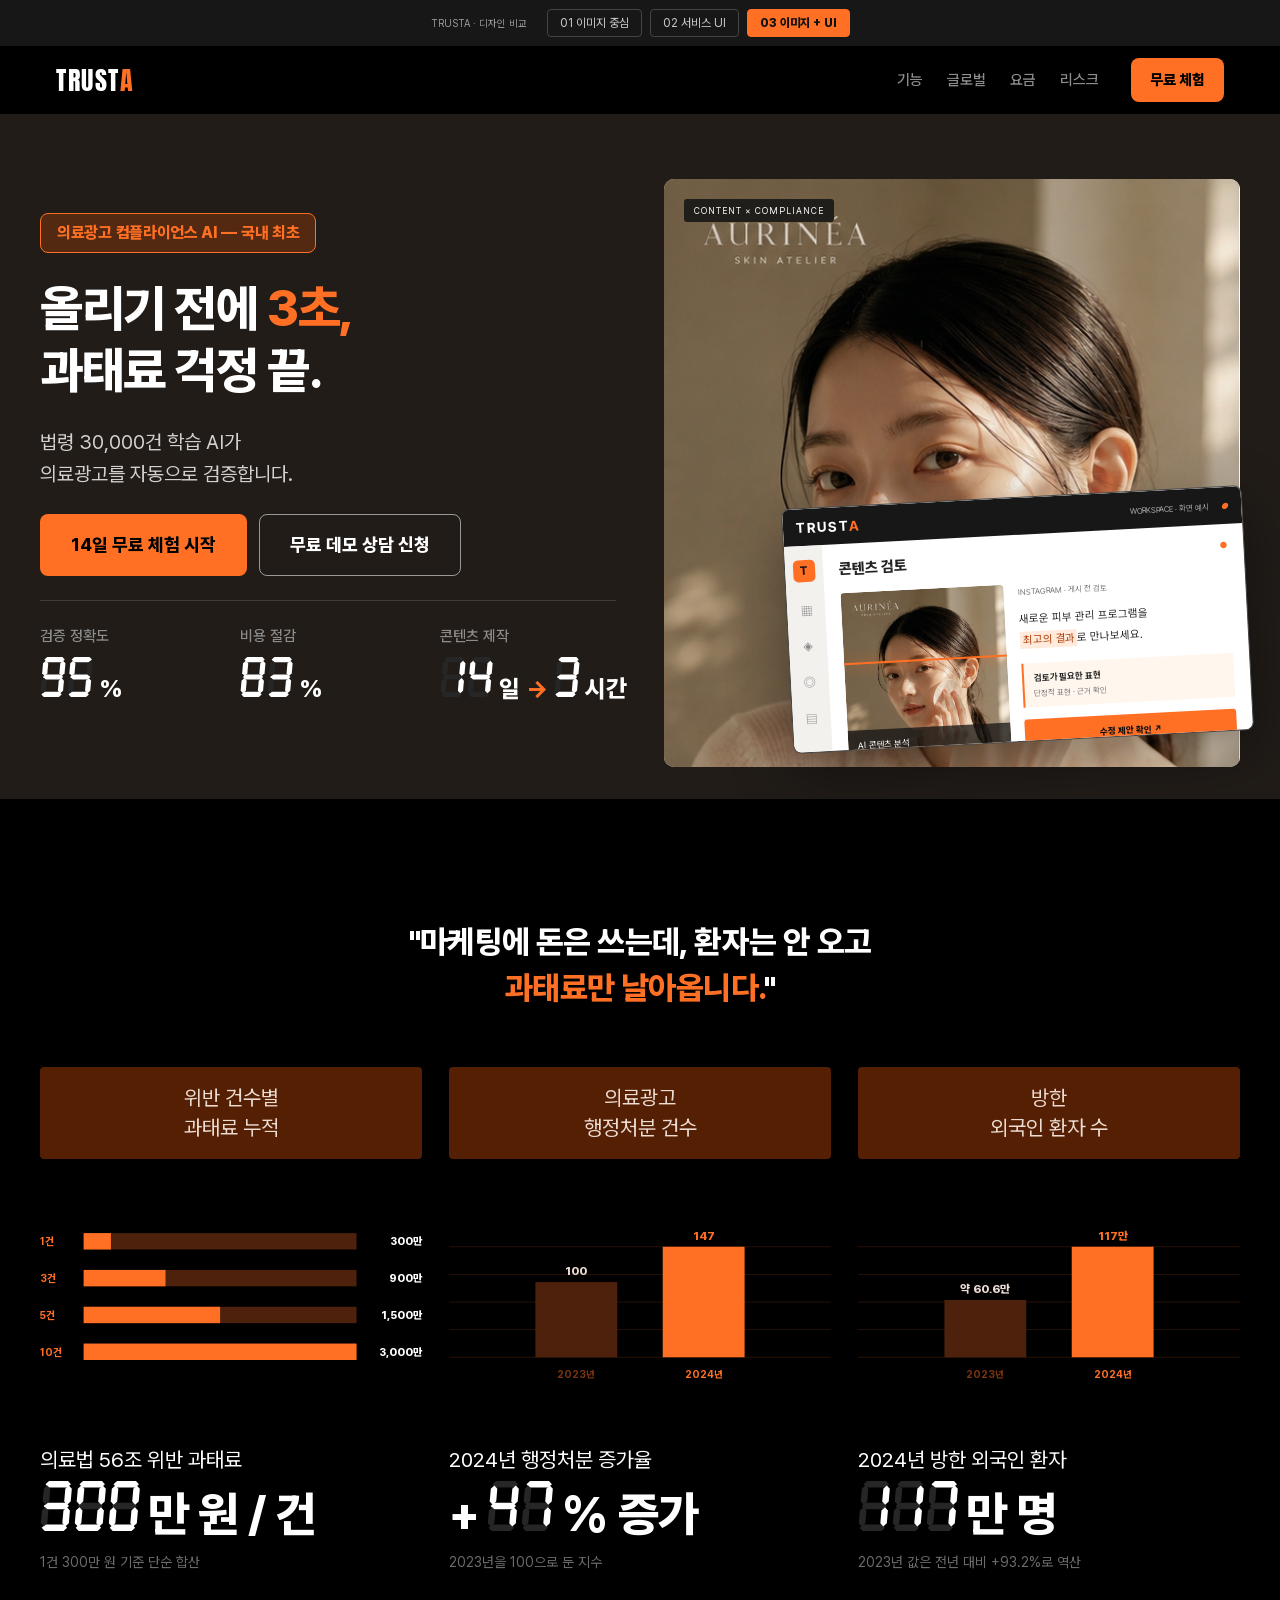
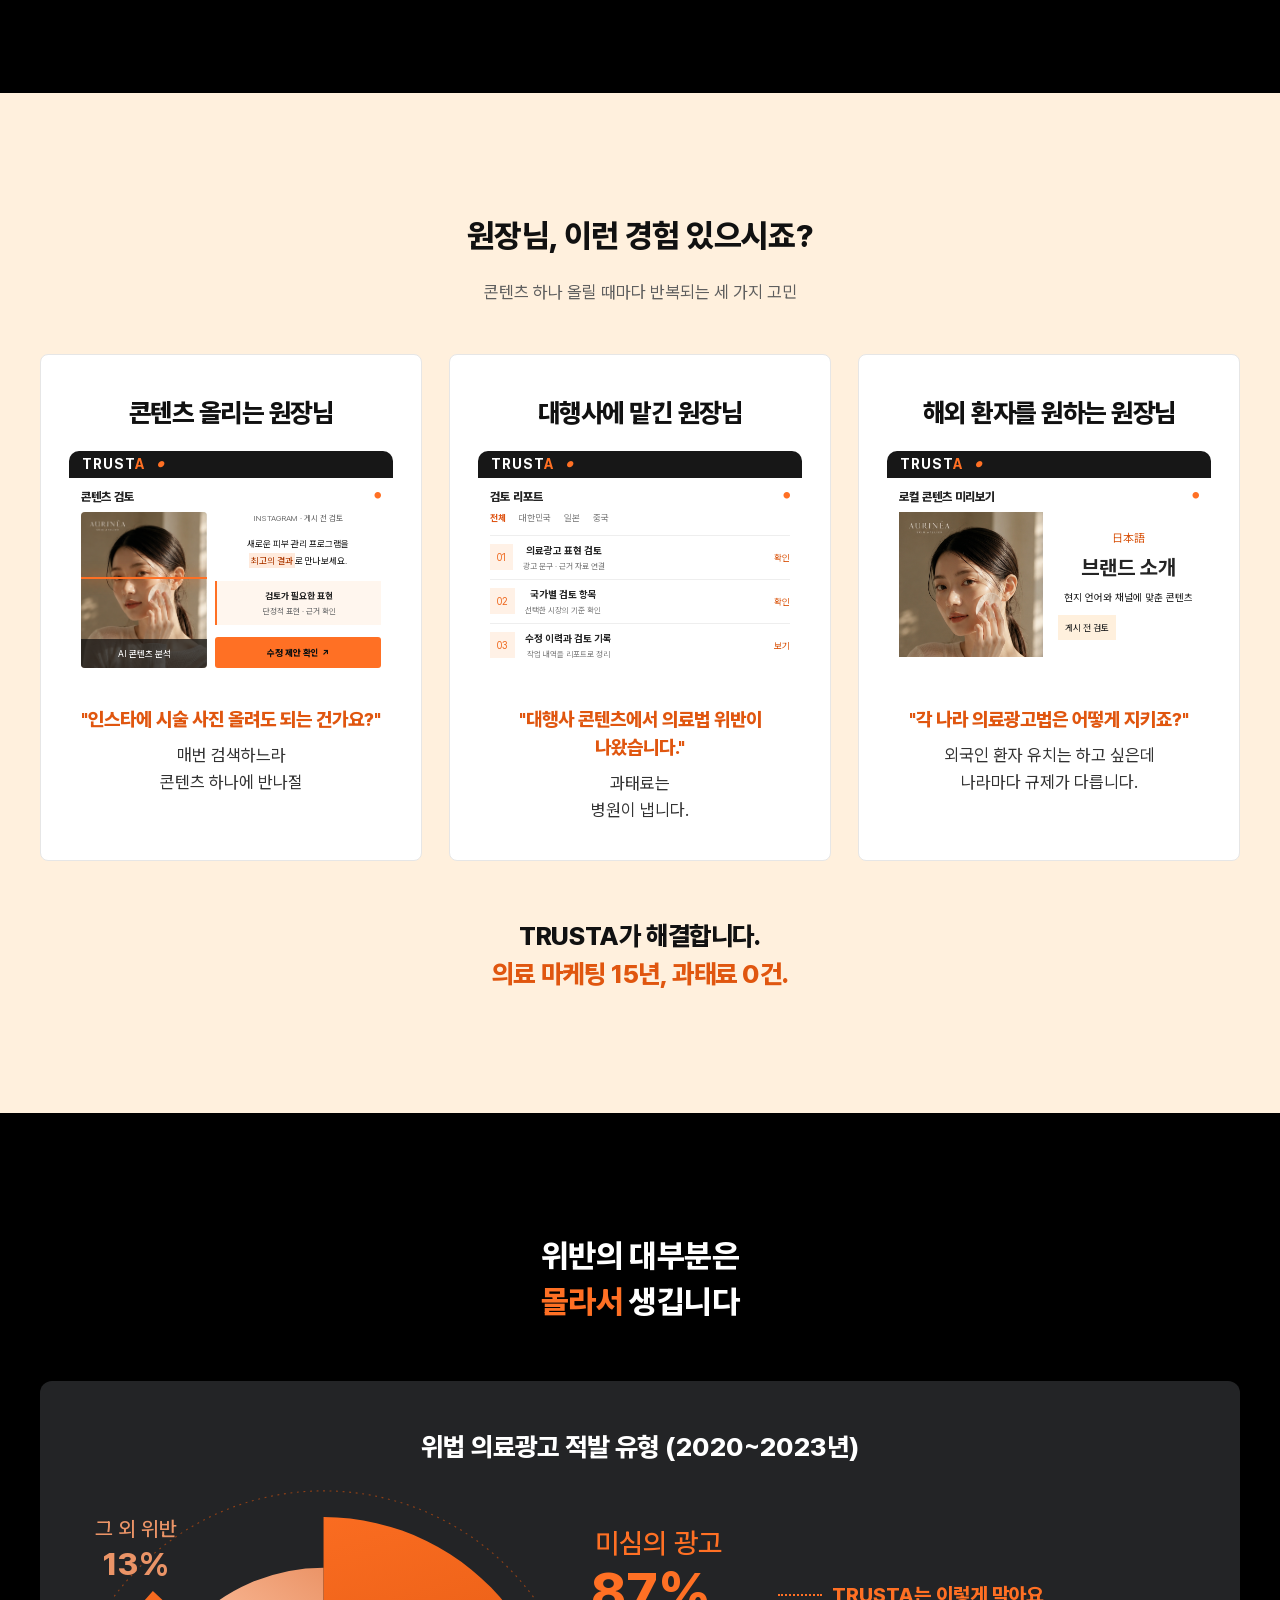
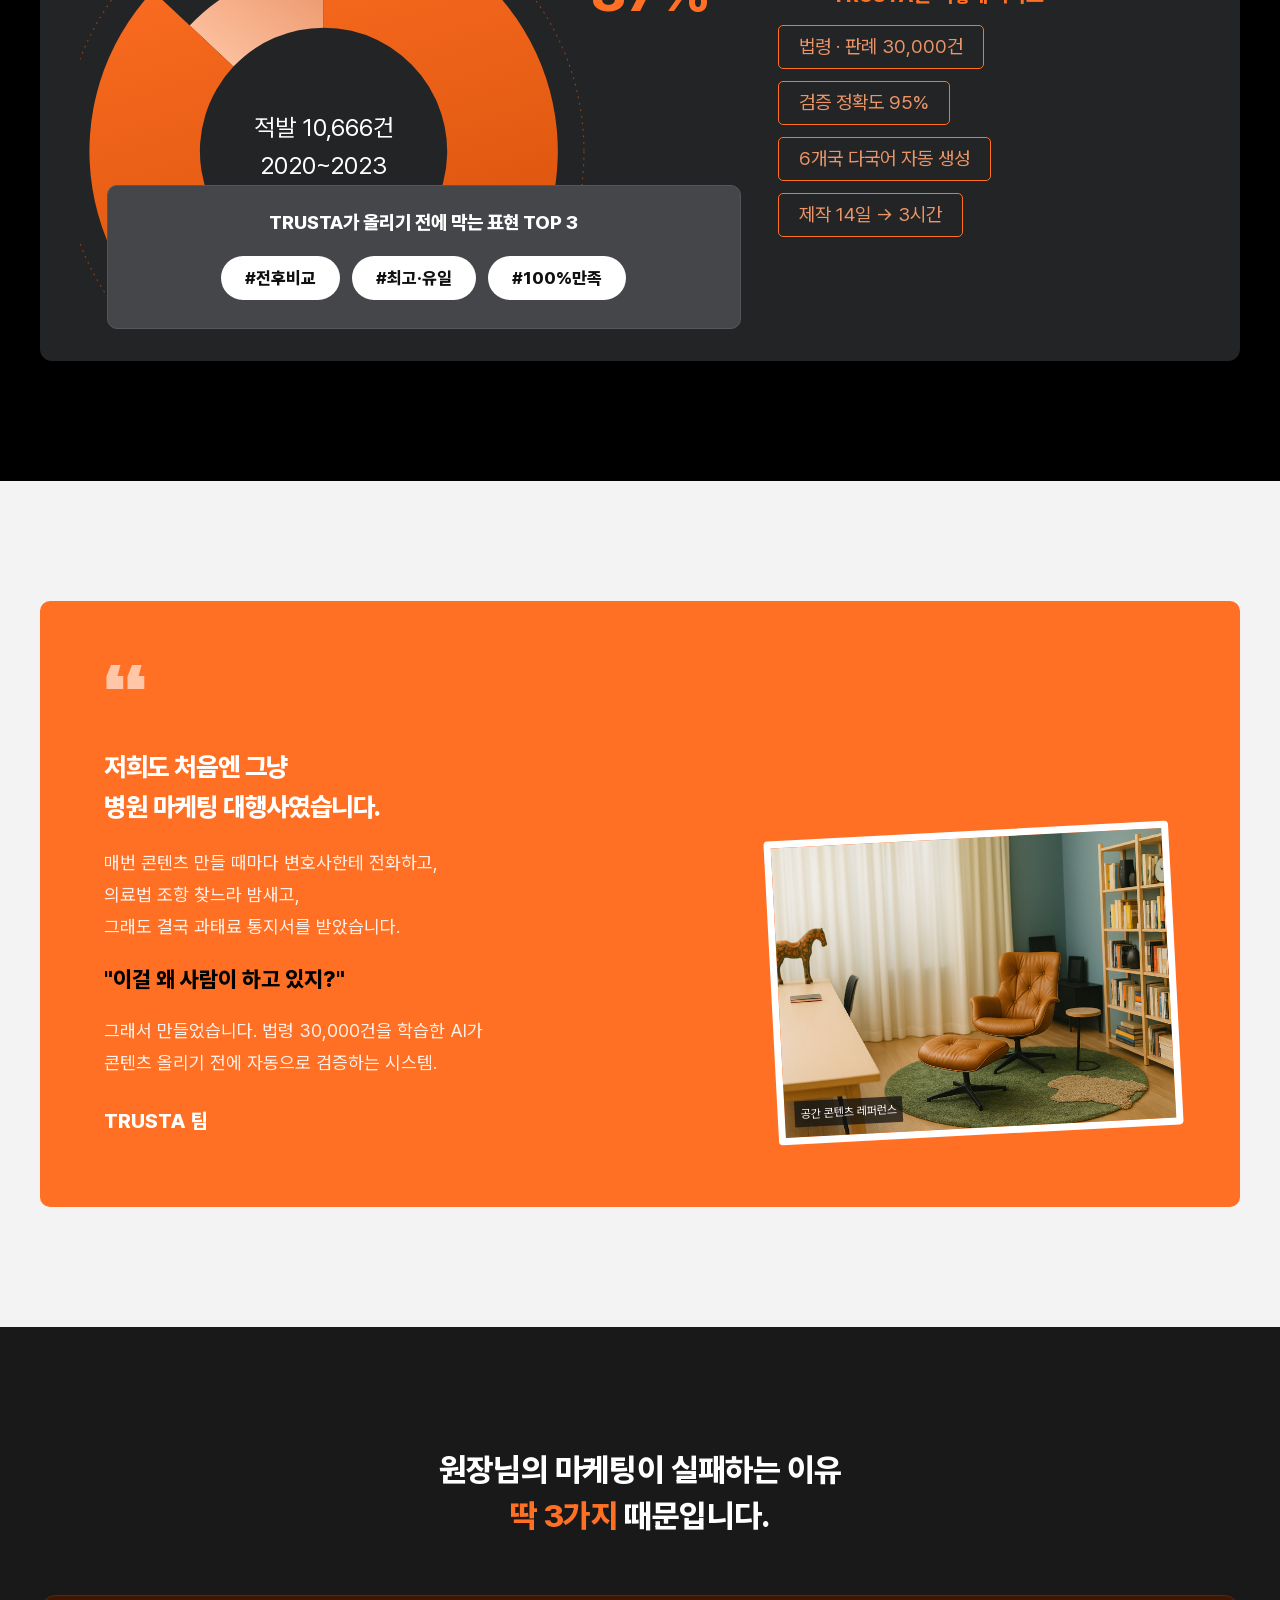
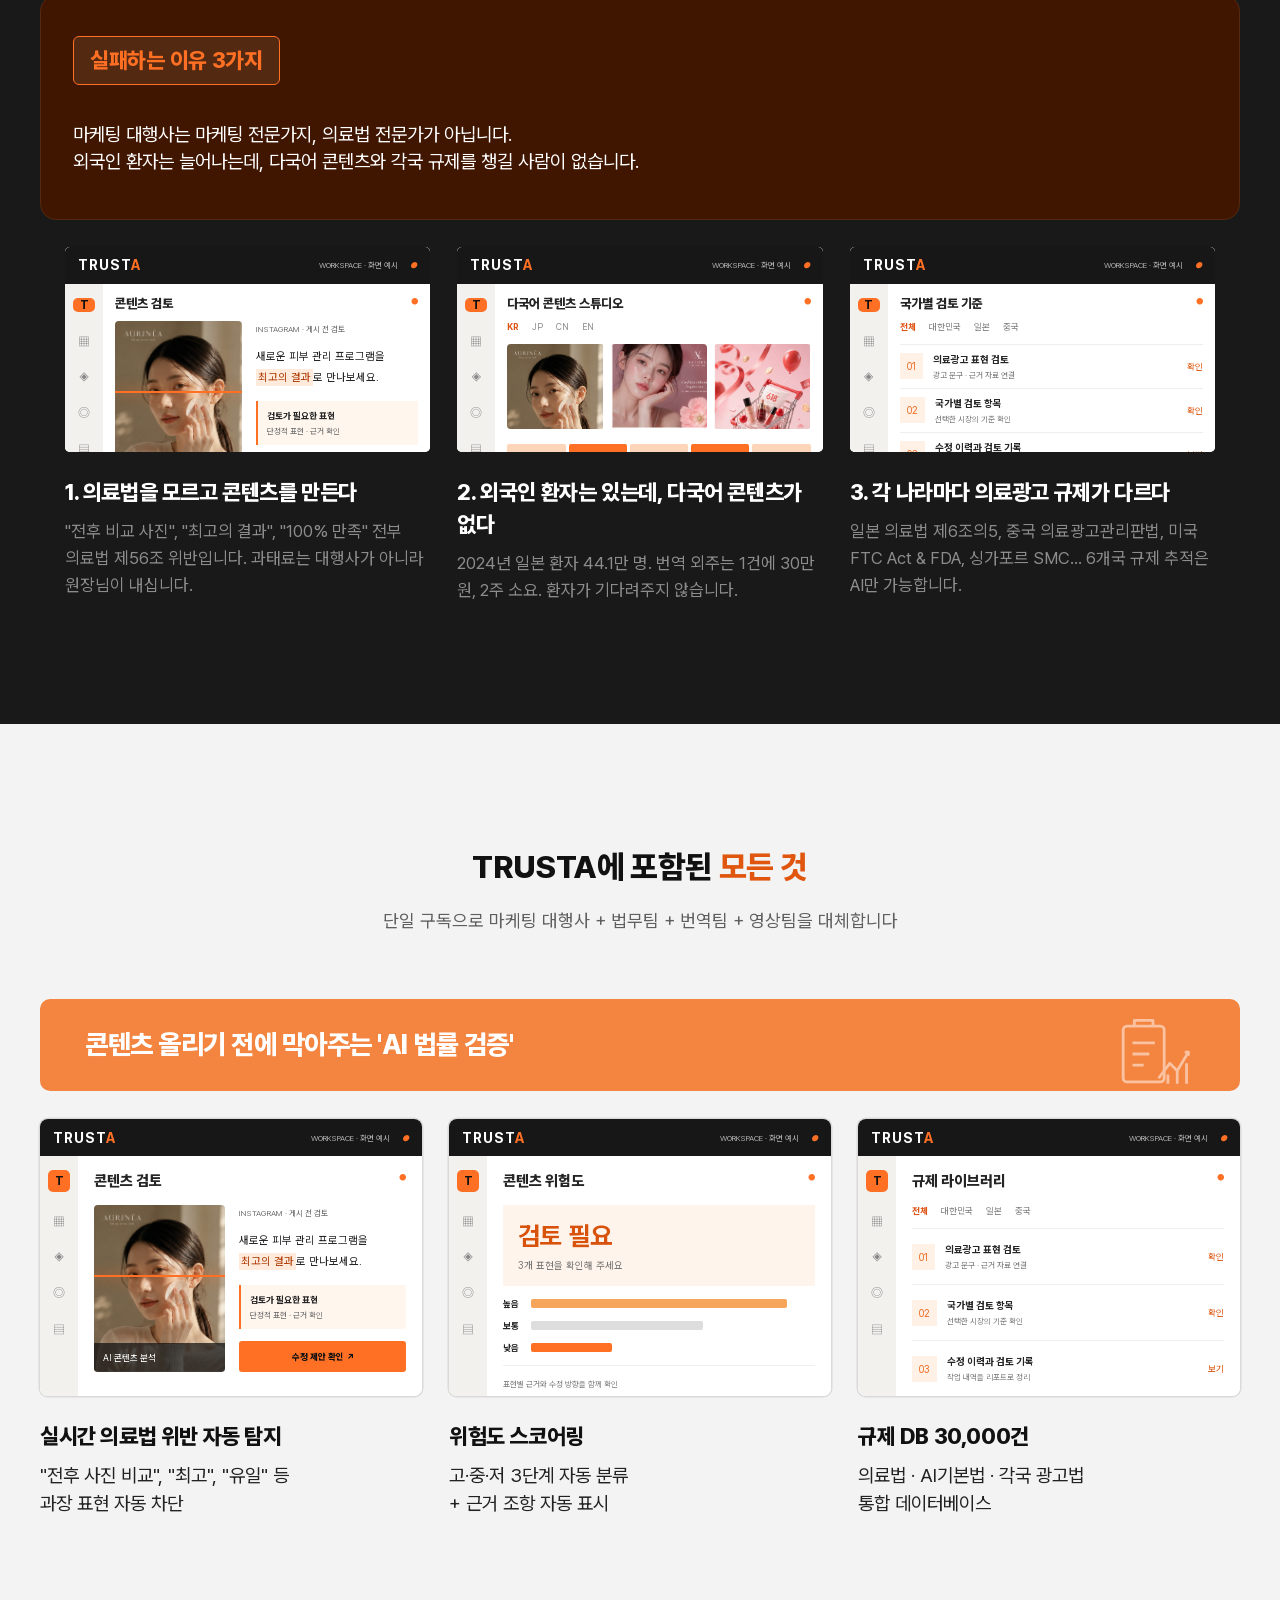
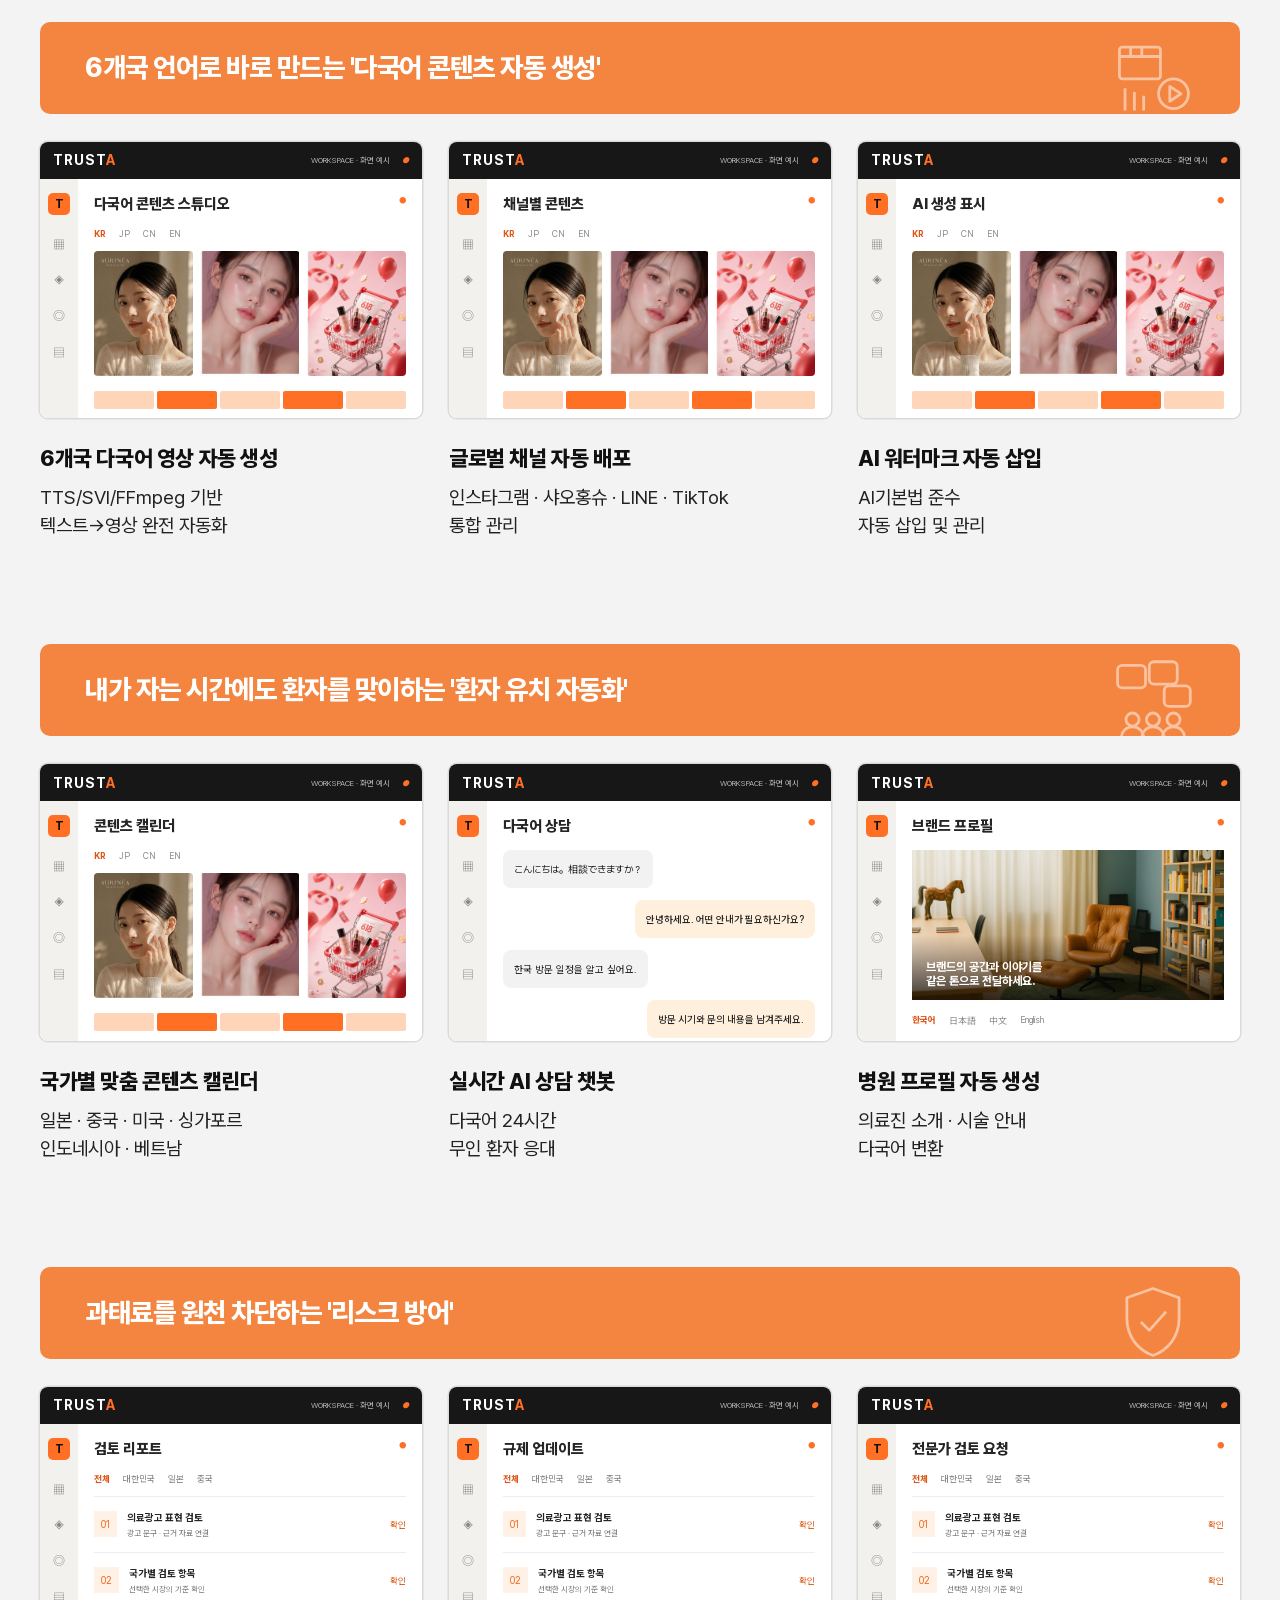
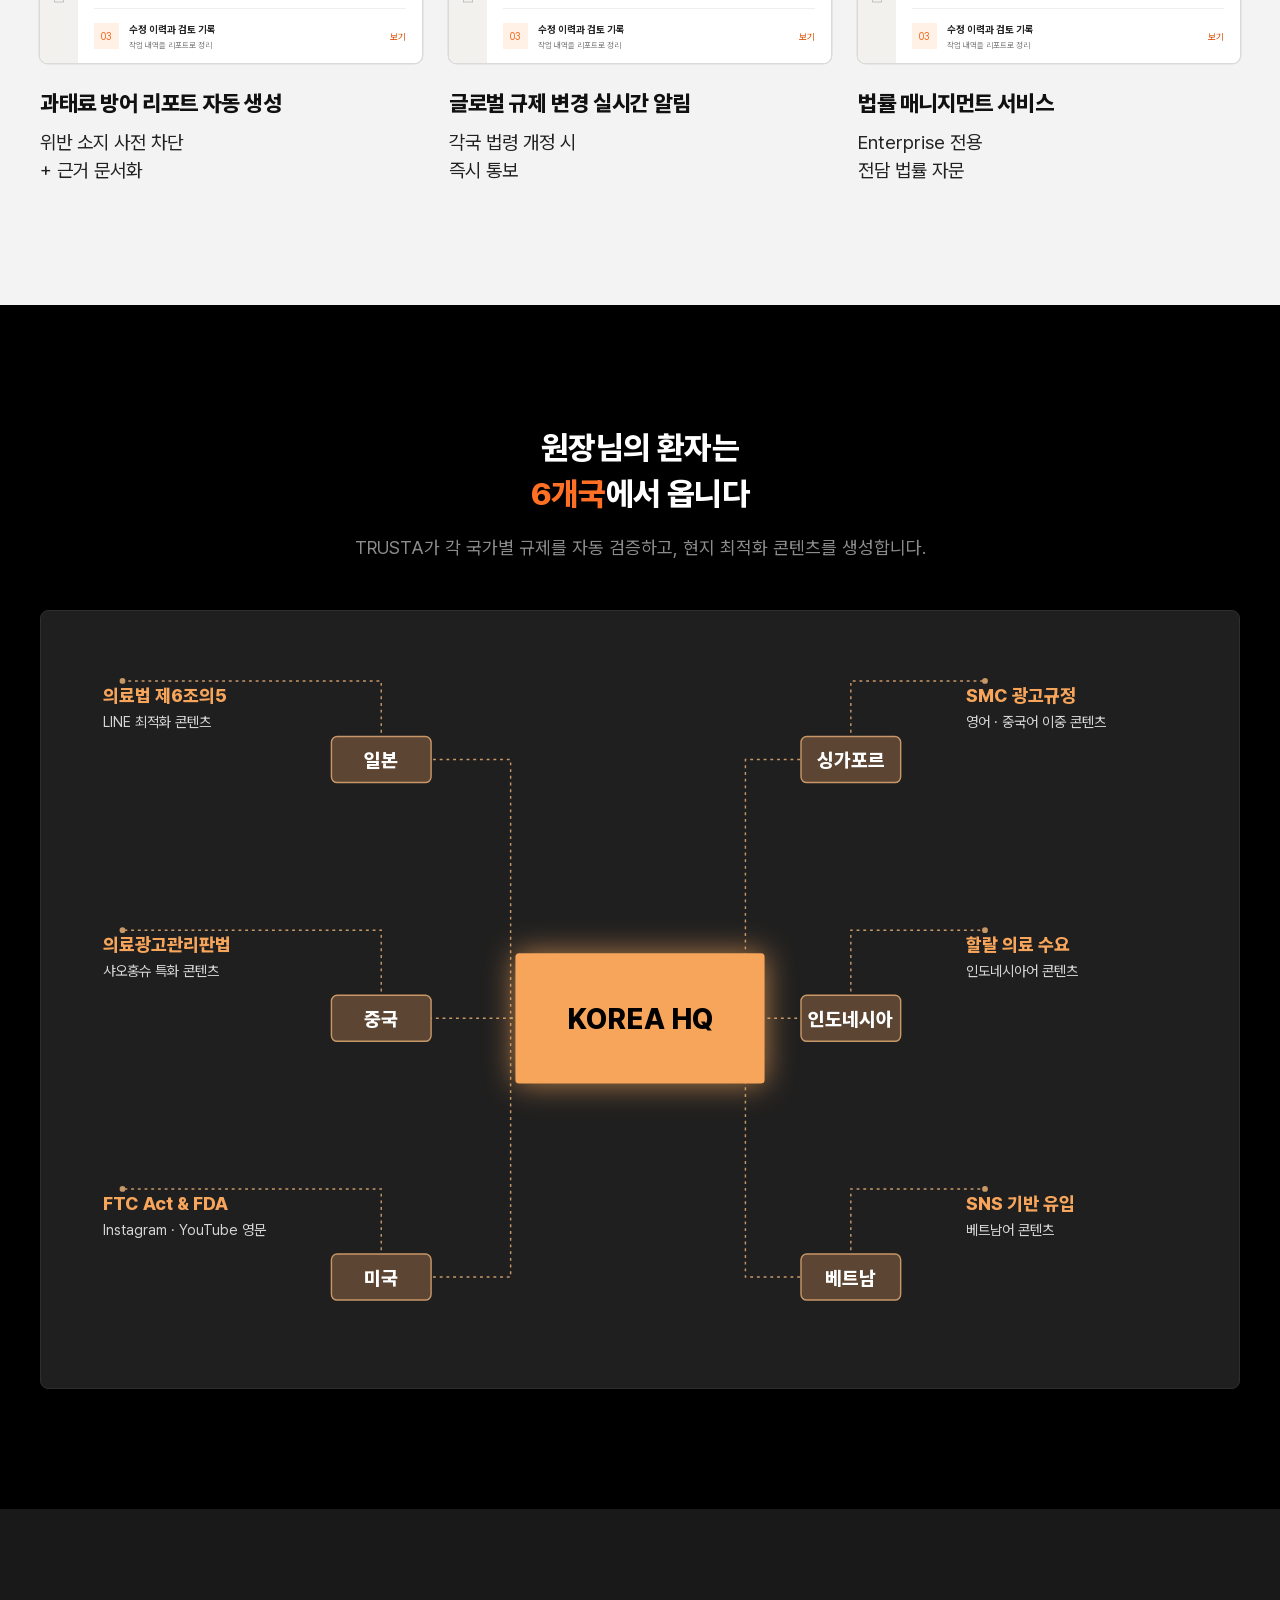
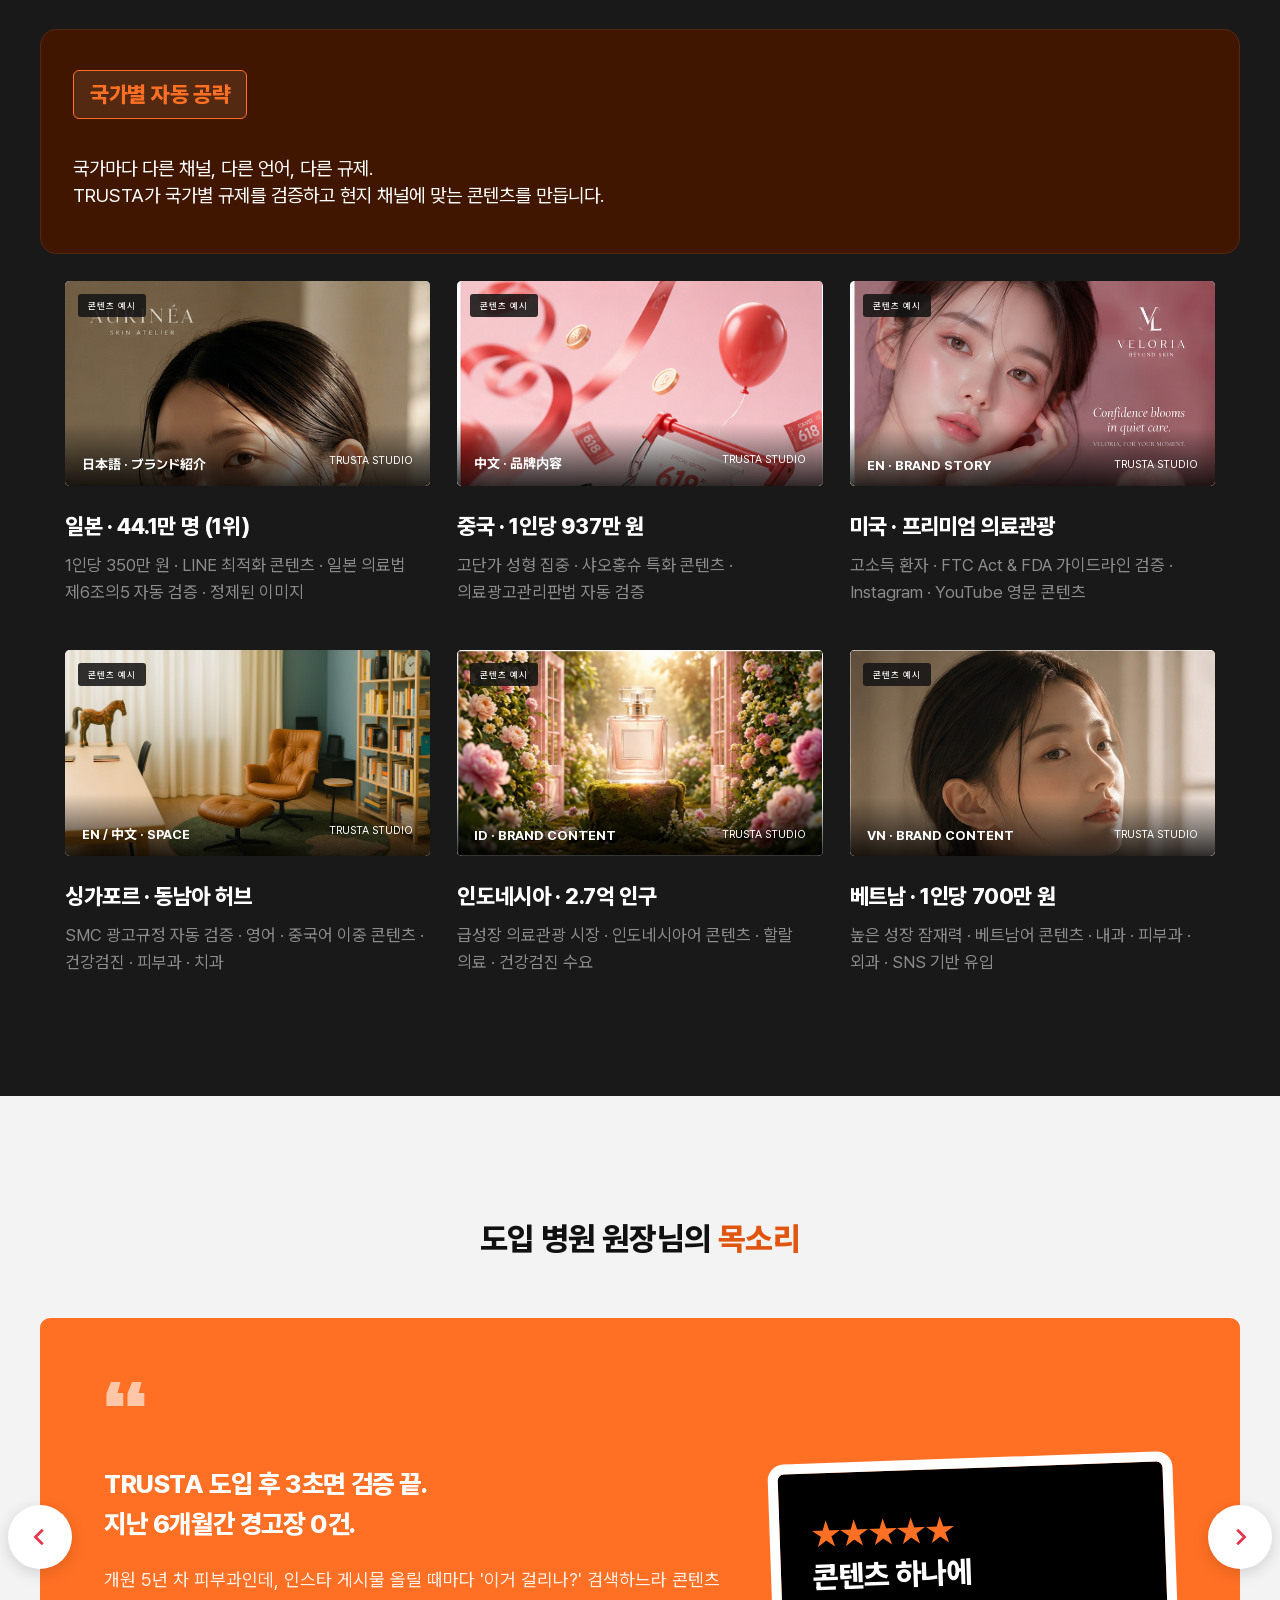
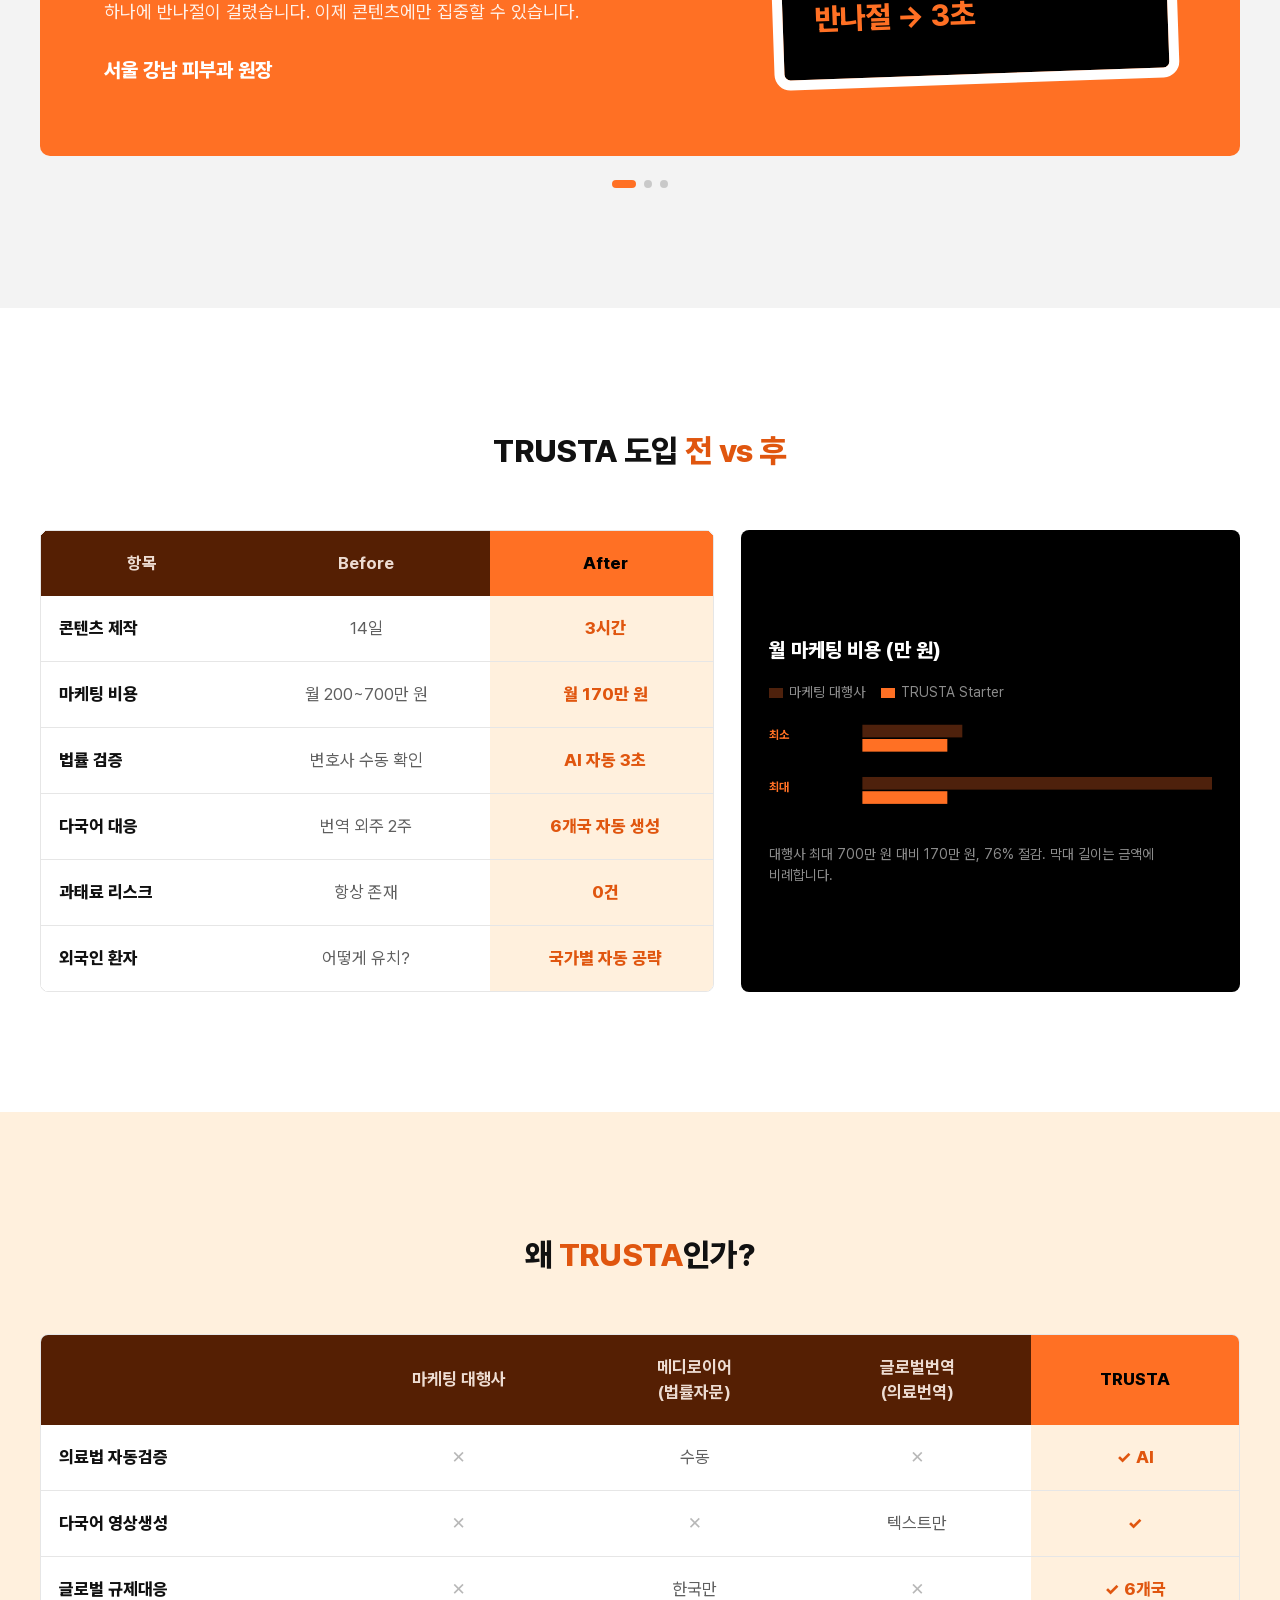
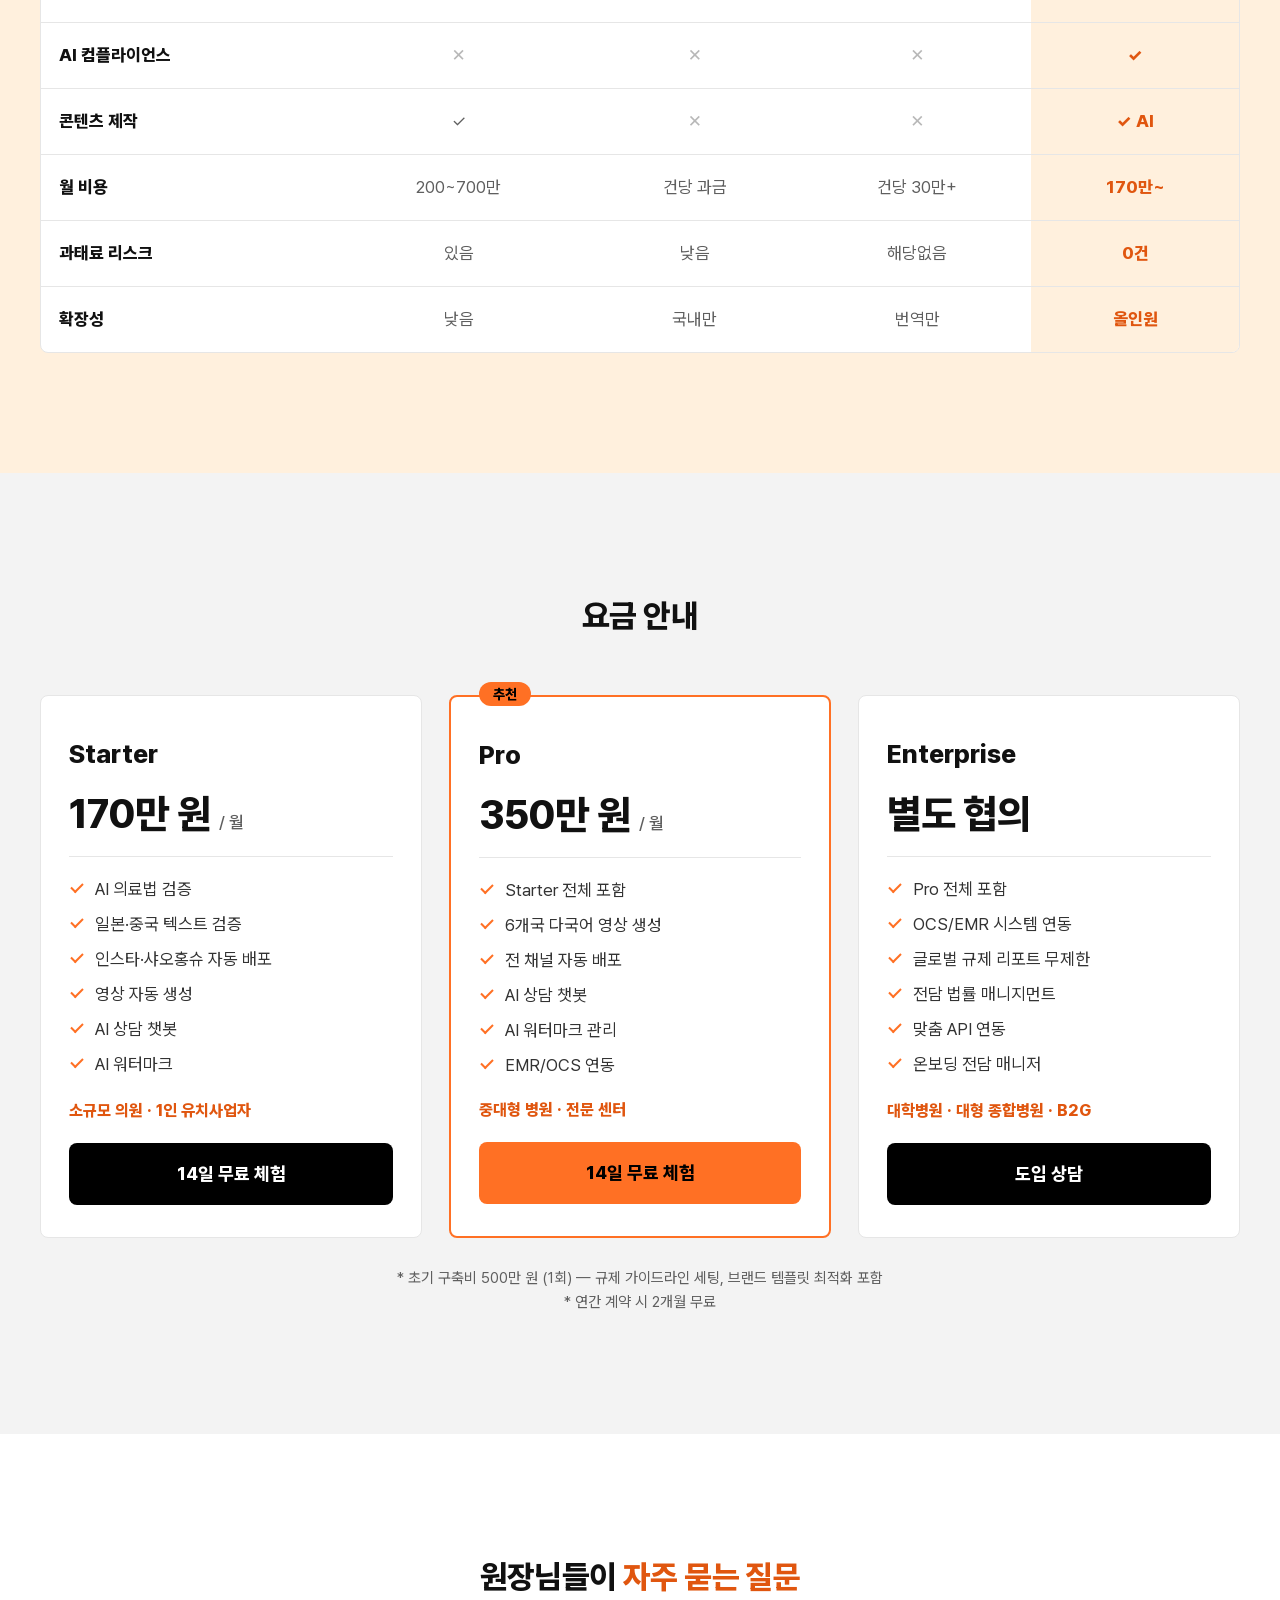
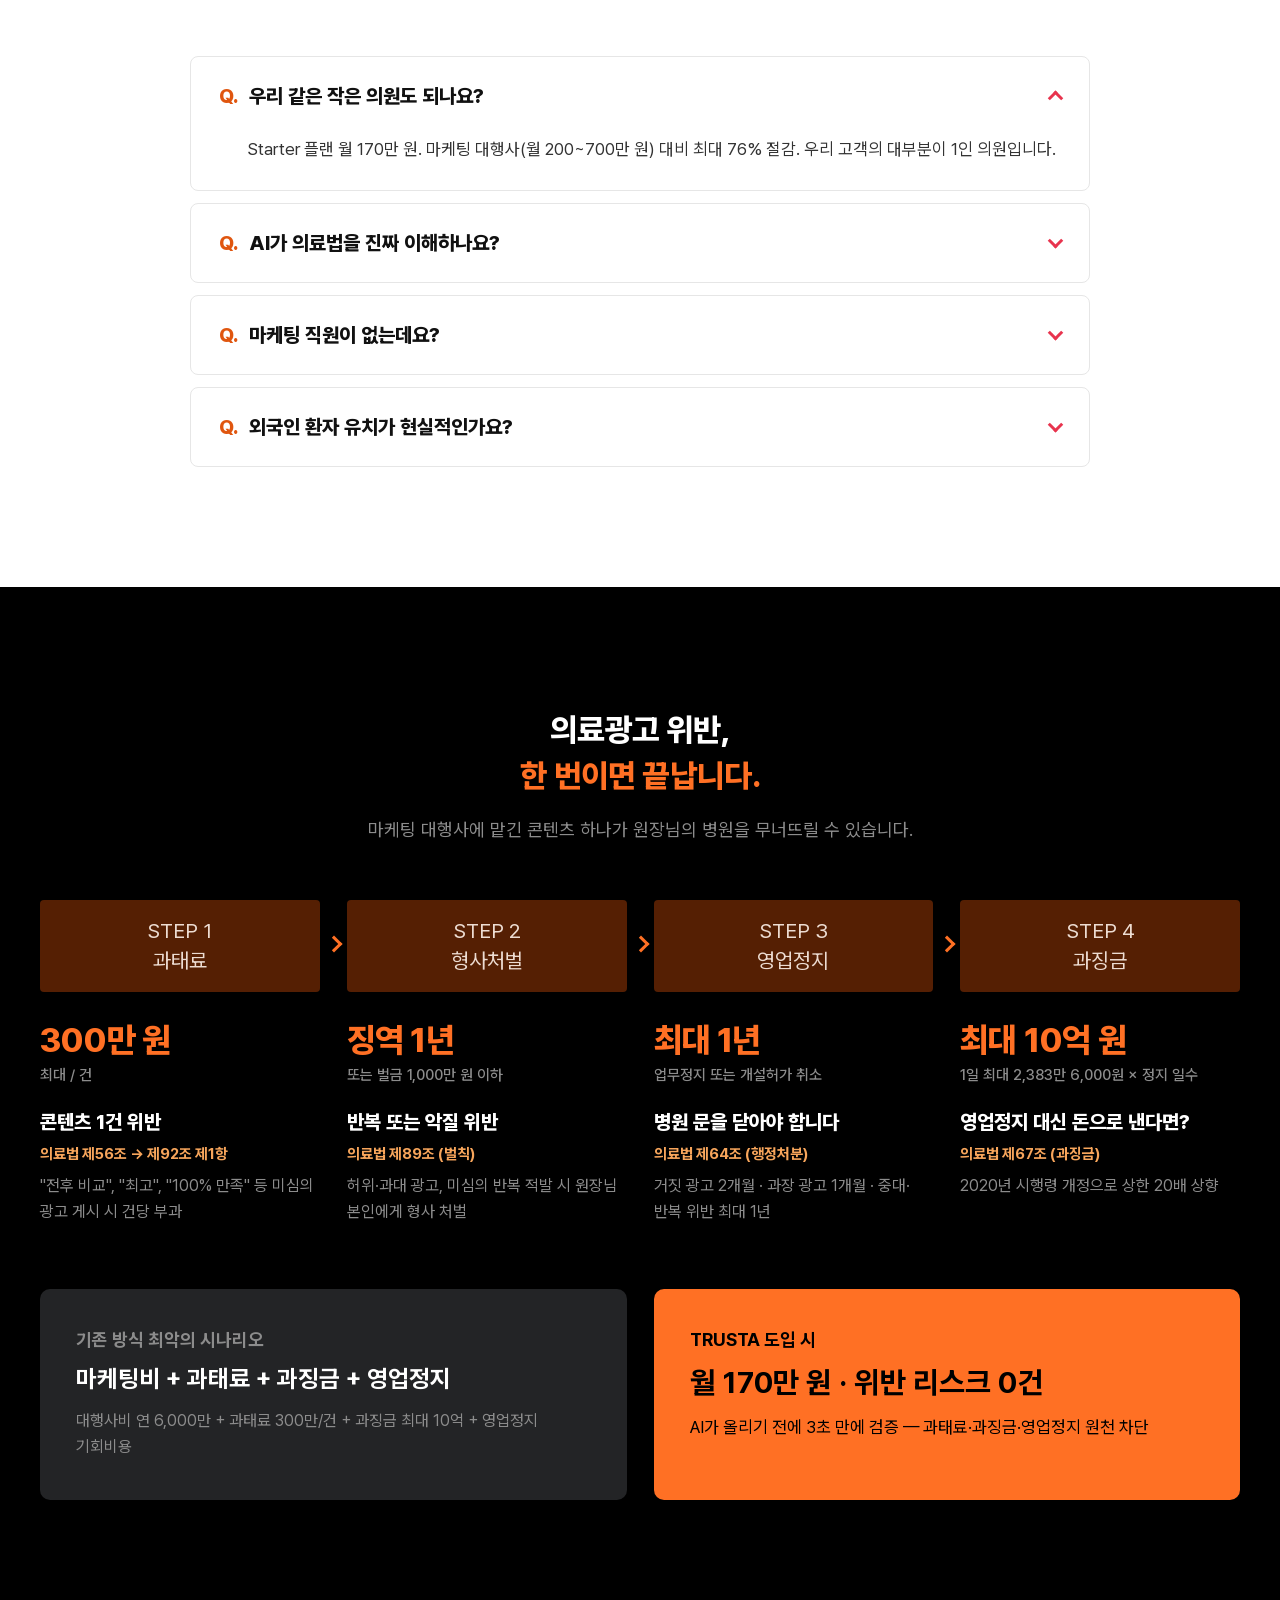
<file: version-03.html>
<!doctype html><html><head><meta charset=utf8><meta name=viewport content="width=device-width,initial-scale=1,viewport-fit=cover"><style>:root{color-scheme:light;box-sizing:border-box;padding-top:env(safe-area-inset-top,0px);padding-bottom:env(safe-area-inset-bottom,0px)}html{scroll-padding-top:env(safe-area-inset-top,0px)}body{margin:0;padding:0;font:14px -apple-system,BlinkMacSystemFont,sans-serif;background:#faf9f5;color:#141413}img{max-width:100%}[hidden]:not([hidden=until-found i]){display:none!important}</style></head><body>
<title>TRUSTA · Version 3</title>
<meta name="description" content="의료광고 컴플라이언스 AI">
<link rel="preconnect" href="https://fonts.googleapis.com"><link rel="preconnect" href="https://fonts.gstatic.com" crossorigin><link rel="stylesheet" href="https://fonts.googleapis.com/css2?family=Anton&family=Noto+Sans+KR:wght@400;500;700;800&display=swap">
<style>
:root {
  --orange-500: #FF7024;
  --orange-400: #F48540;
  --orange-300: #F7A55B;
  --orange-200: #EB9467;
  --orange-100: #FFC7A8;
  --orange-700: #D8520B;
  --orange-ink: #E0560F;
  --orange-glow: rgba(247,165,91,0.55);
  --brown-900: #180600;
  --brown-800: #401600;
  --brown-750: #4E210C;
  --brown-700: #532911;
  --brown-600: #551F03;
  --brown-500: #6E2D0D;
  --brown-400: #7A3410;
  --node-fill: #5C4533;
  --node-line: #C79767;
  --peach-text: #EDDCD2;
  --ink-1000: #000000;
  --ink-900: #191919;
  --ink-850: #1F1F1F;
  --ink-800: #232426;
  --ink-700: #3C434B;
  --ink-600: #45464A;
  --ink-400: #6B6B6B;
  --ink-300: #8C8C8C;
  --seg-off: #262626;
  --white: #FFFFFF;
  --cream-100: #FFF0DD;
  --gray-100: #F3F3F3;
  --line-200: #E6E6E6;
  --text-900: #111111;
  --text-700: #333333;
  --text-500: #5F5F5F;
  --nav-chevron: #E8344E;
  --space-4: 4px;
  --space-8: 8px;
  --space-12: 12px;
  --space-16: 16px;
  --space-20: 20px;
  --space-24: 24px;
  --space-32: 32px;
  --space-40: 40px;
  --space-48: 48px;
  --space-64: 64px;
  --space-96: 96px;
  --space-120: 120px;
  --content-max: 1200px;
  --radius-6: 6px;
  --radius-8: 8px;
  --radius-12: 12px;
  --radius-16: 16px;
  --radius-24: 24px;
  --radius-pill: 999px;
  --shadow-nav: 0 4px 16px rgba(0,0,0,0.14);
  --shadow-glow: 0 0 32px rgba(247,165,91,0.55);
  --shadow-card: 0 2px 8px rgba(0,0,0,0.04);
  --grad-grid-fill: linear-gradient(180deg, #6E2D0D 0%, #3A1405 55%, #180600 100%);
  --grad-orange: linear-gradient(160deg, #FF7024 0%, #EF621A 55%, #D8520B 100%);
  --grad-peach: linear-gradient(200deg, #F7A57A 0%, #E08A60 100%);
  --grad-area: linear-gradient(180deg, rgba(255,112,36,0.45) 0%, rgba(255,112,36,0) 100%);
  --grad-thumb-fade: linear-gradient(180deg, rgba(255,255,255,0) 60%, #FFFFFF 100%);
  --font-sans: Pretendard, "Noto Sans KR", "Apple SD Gothic Neo", system-ui, sans-serif;
  --font-display: Anton, "Noto Sans KR", Impact, sans-serif;
}

/* Ember Course: every class is em-*; values come from tokens.css. */
.em { font-family: var(--font-sans); color: var(--text-900); -webkit-font-smoothing: antialiased; word-break: keep-all; }
.em *, .em *::before, .em *::after { box-sizing: border-box; }
:where(.em) :where(h1, h2, h3, p) { margin: 0; }

/* ---------- sections ---------- */
.em-section { padding-block: var(--space-120); padding-inline: var(--space-16); }
.em-section--black { background: var(--ink-1000); color: var(--white); }
.em-section--dark { background: var(--ink-900); color: var(--white); }
.em-section--cream { background: var(--cream-100); }
.em-section--gray { background: var(--gray-100); }
.em-section--white { background: var(--white); }
.em-wrap { max-width: var(--content-max); margin-inline: auto; display: flex; flex-direction: column; gap: var(--space-48); }

/* ---------- headline ---------- */
.em-headline { font-size: 34px; line-height: 48px; font-weight: 800; letter-spacing: -0.5px; text-align: center; text-wrap: balance; }
.em-headline .em-hl { color: var(--orange-500); }
.em-intro { font-size: 16px; line-height: 27px; color: var(--text-500); text-align: center; text-wrap: balance; }
.em-closing { font-size: 28px; line-height: 40px; font-weight: 700; letter-spacing: -0.4px; text-align: center; text-wrap: balance; }

/* ---------- orange section banner (88px tall, 40px inset) ---------- */
.em-banner { position: relative; min-height: 88px; display: flex; align-items: center; padding: 20px 160px 20px var(--space-40); background: var(--orange-400); border-radius: var(--radius-16); color: var(--white); font-size: 26px; line-height: 36px; font-weight: 700; letter-spacing: -0.3px; overflow: hidden; }
.em-banner__icon { position: absolute; right: 48px; top: 50%; width: 88px; height: 88px; transform: translateY(-46%); opacity: .45; }
.em-banner__icon svg { width: 100%; height: 100%; }

/* ---------- card rows ---------- */
.em-row { display: grid; grid-template-columns: repeat(3, minmax(0, 1fr)); gap: var(--space-24); }
.em-carousel { position: relative; }
.em-nav { position: absolute; top: 34%; width: 64px; height: 64px; border-radius: var(--radius-pill); border: 0; background: var(--white); box-shadow: var(--shadow-nav); display: grid; place-items: center; cursor: pointer; z-index: 2; }
.em-nav svg { width: 22px; height: 22px; stroke: var(--nav-chevron); stroke-width: 3; fill: none; }
.em-nav--prev { left: -32px; } .em-nav--next { right: -32px; }
.em-nav:focus-visible { outline: 3px solid var(--orange-500); outline-offset: 3px; }

/* media card: thumbnail + title + 2-line text */
.em-card { display: flex; flex-direction: column; gap: var(--space-20); min-width: 0; }
.em-card__thumb { aspect-ratio: 7 / 5; border-radius: var(--radius-8); border: 1px solid var(--line-200); overflow: hidden; background: var(--white); position: relative; }
.em-card--wide .em-card__thumb { aspect-ratio: 16 / 9; border: 0; }
.em-card__body { display: flex; flex-direction: column; gap: var(--space-8); }
.em-card__title { font-size: 24px; line-height: 34px; font-weight: 700; letter-spacing: -0.3px; }
.em-card__text { font-size: 18px; line-height: 30px; color: var(--text-700); }
.em-on-dark .em-card__text { color: var(--ink-300); }

/* persona card on cream */
.em-persona { background: var(--white); border: 1px solid var(--line-200); border-radius: var(--radius-12); box-shadow: var(--shadow-card); padding: var(--space-48) var(--space-32) var(--space-40); display: flex; flex-direction: column; align-items: center; gap: var(--space-24); text-align: center; min-width: 0; }
.em-persona__title { font-size: 26px; line-height: 36px; font-weight: 800; letter-spacing: -0.4px; }
.em-persona__art { width: 100%; max-width: 300px; aspect-ratio: 1 / 1; position: relative; }
.em-persona__art::after { content: ""; position: absolute; inset: 0; background: var(--grad-thumb-fade); }
.em-persona__hl { color: var(--orange-ink); font-size: 19px; line-height: 28px; font-weight: 700; }
.em-persona__text { font-size: 17px; line-height: 30px; color: var(--text-700); }

/* ---------- brown dark panel + chip ---------- */
.em-panel { background: var(--brown-800); border: 1px solid var(--brown-700); border-radius: var(--radius-24); padding: var(--space-48) var(--space-48) var(--space-48); display: flex; flex-direction: column; align-items: flex-start; gap: var(--space-40); color: var(--white); }
.em-chip { display: inline-flex; align-items: center; padding: 12px 24px; background: var(--brown-700); border: 1.5px solid var(--orange-500); border-radius: var(--radius-8); color: var(--orange-500); font-size: 26px; line-height: 36px; font-weight: 800; letter-spacing: -0.3px; }
.em-panel__text { font-size: 19px; line-height: 32px; color: var(--white); max-width: 62em; }

/* ---------- stat card (black) ---------- */
.em-stats { display: grid; grid-template-columns: repeat(3, minmax(0, 1fr)); gap: var(--space-24); }
.em-stat { display: flex; flex-direction: column; gap: var(--space-32); min-width: 0; }
.em-stat__head { min-height: 92px; display: grid; place-items: center; padding: 16px 24px; background: var(--brown-600); border-radius: var(--radius-6); color: var(--peach-text); font-size: 22px; line-height: 32px; font-weight: 500; text-align: center; }
.em-stat__chart { height: 216px; }
.em-stat__chart svg { display: block; width: 100%; height: 100%; overflow: visible; }
.em-stat__label { font-size: 22px; line-height: 32px; font-weight: 500; color: var(--white); }
.em-stat__value { display: flex; align-items: flex-end; gap: 10px; color: var(--white); font-size: 52px; line-height: 1; font-weight: 800; letter-spacing: -1px; }
.em-stat__value svg { height: 52px; width: auto; display: block; }
.em-stat__src { font-size: 13px; line-height: 21px; color: var(--ink-400); }

/* ---------- donut panel ---------- */
.em-donut { background: var(--ink-800); border-radius: var(--radius-16); padding: var(--space-48) var(--space-40); display: grid; grid-template-columns: minmax(0, 1.55fr) minmax(0, 1fr); gap: var(--space-24); color: var(--white); position: relative; }
.em-donut__title { grid-column: 1 / -1; text-align: center; font-size: 26px; line-height: 36px; font-weight: 700; }
.em-donut__chart { position: relative; min-width: 0; }
.em-donut__chart svg { width: 100%; height: auto; display: block; }
.em-donut__overlay { position: absolute; left: 4%; right: 4%; bottom: 0; background: var(--ink-600); border-radius: var(--radius-12); padding: var(--space-24) var(--space-24) var(--space-32); display: flex; flex-direction: column; align-items: center; gap: var(--space-24); }
.em-donut__overlay p { font-size: 18px; line-height: 26px; font-weight: 700; }
.em-donut__side { display: flex; flex-direction: column; gap: var(--space-12); align-items: flex-start; justify-content: center; }
.em-donut__side-title { color: var(--orange-500); font-size: 20px; line-height: 28px; font-weight: 800; display: flex; align-items: center; gap: 8px; margin-bottom: var(--space-8); }
.em-donut__side-title::before { content: ""; width: 44px; border-top: 2px dotted var(--orange-500); }

/* tags */
.em-tags { display: flex; flex-wrap: wrap; gap: var(--space-12); justify-content: center; }
.em-pill { display: inline-flex; align-items: center; padding: 10px 26px; background: var(--white); color: var(--text-900); border-radius: var(--radius-pill); font-size: 17px; line-height: 24px; font-weight: 800; }
.em-tag { display: inline-flex; align-items: center; padding: 8px 22px; border: 1.5px solid var(--orange-500); border-radius: var(--radius-6); color: var(--orange-200); font-size: 18px; line-height: 26px; font-weight: 500; }

/* ---------- node map ---------- */
.em-nodemap { background: var(--ink-850); border: 1px solid #2E2E2E; border-radius: var(--radius-8); padding: var(--space-24); overflow-x: auto; }
.em-nodemap svg { display: block; width: 100%; min-width: 720px; height: auto; }

/* ---------- quote banner ---------- */
.em-quote { position: relative; background: var(--orange-500); border-radius: var(--radius-16); padding: var(--space-64) 38% var(--space-64) var(--space-64); color: var(--white); min-height: 420px; display: flex; flex-direction: column; gap: var(--space-16); overflow: hidden; }
.em-quote__mark { font-family: var(--font-display); font-size: 96px; line-height: .8; color: var(--orange-100); height: 56px; }
.em-quote__lead { font-size: 28px; line-height: 42px; font-weight: 700; letter-spacing: -0.4px; }
.em-quote__text { font-size: 19px; line-height: 32px; color: rgba(255,255,255,.88); }
.em-quote__name { font-size: 22px; line-height: 32px; font-weight: 800; margin-top: var(--space-24); }
.em-quote__photo { position: absolute; right: 6%; bottom: 0; width: 30%; max-width: 360px; }

/* ---------- poster hero ---------- */
.em-poster { position: relative; background: #2B2B2B; border-radius: 0; overflow: hidden; aspect-ratio: 6 / 5; display: grid; place-items: end center; }
.em-poster__chalk { position: absolute; inset: 0; opacity: .12; }
.em-poster__photo { position: absolute; left: 50%; bottom: 14%; width: 62%; transform: translateX(-50%); }
.em-poster__band { position: relative; width: 94%; margin-bottom: -3%; background: var(--white); padding: 4% 3% 0; clip-path: polygon(0 18%, 4% 8%, 14% 10%, 17% 0, 42% 3%, 46% 1%, 58% 3%, 62% 0, 76% 4%, 80% 2%, 92% 6%, 100% 14%, 100% 100%, 0 100%); }
.em-poster__word { font-family: var(--font-display); font-size: clamp(56px, 14vw, 150px); line-height: .88; color: var(--ink-1000); text-align: center; letter-spacing: -1px; transform: scaleY(1.18); transform-origin: bottom; }

/* ---------- image slots (use until real images land) ---------- */
.em-slot { position: absolute; inset: 0; display: block; width: 100%; height: 100%; }
.em-badge { position: absolute; right: 7%; bottom: 9%; width: 15%; aspect-ratio: 1; border-radius: 22%; background: #6FA592; display: grid; place-items: center; }
.em-badge::after { content: ""; width: 52%; aspect-ratio: 1; border-radius: 50%; border: 3px solid var(--white); }

@media (max-width: 860px) {
  .em-row, .em-stats { grid-template-columns: minmax(0, 1fr); }
  .em-donut { grid-template-columns: minmax(0, 1fr); }
  .em-quote { padding: var(--space-40) var(--space-24) 300px; }
  .em-quote__photo { width: 60%; right: 50%; transform: translateX(50%); }
  .em-banner { padding-right: var(--space-24); font-size: 21px; line-height: 30px; }
  .em-banner__icon { display: none; }
  .em-headline { font-size: 26px; line-height: 38px; }
  .em-nav--prev { left: -8px; } .em-nav--next { right: -8px; }
  .em-section { padding-block: 72px; }
}
@media (prefers-reduced-motion: reduce) { .em * { transition: none !important; animation: none !important; } }

/* Layout v2: reference compositions copied 1:1 (screenshot px / 1.5 = CSS px, content 1200px).
   card 384 x gap 27 | banner 92h, inset 45, radius 10 | banner->cards 28 | thumb->title 24 | panel pad 40/32, radius 16 */
:root { color-scheme: light; --gap: 27px; }
html { scroll-behavior: smooth; }
@media (prefers-reduced-motion: reduce) { html { scroll-behavior: auto; } }
body { margin: 0; background: var(--ink-1000); color: var(--text-900); }
:where(.em) :where(p, h1, h2, h3, ul, blockquote) { margin: 0; }
.t-anchor { scroll-margin-top: 64px; }
.wrap { max-width: 1200px; margin-inline: auto; }
.sec { padding: 120px 16px; }
.sec--black { background: var(--ink-1000); color: var(--white); }
.sec--dark { background: var(--ink-900); color: var(--white); }
.sec--cream { background: var(--cream-100); }
.sec--gray { background: var(--gray-100); }
.sec--white { background: var(--white); }
.stack { display: flex; flex-direction: column; }

/* headline: 3.jpg = 38px glyph @1.5x -> 32px, 2 lines, centered */
.hl { font-size: 32px; line-height: 46px; font-weight: 800; letter-spacing: -0.6px; text-align: center; text-wrap: balance; }
.hl em { font-style: normal; color: var(--orange-500); }
.sec--cream .hl em, .sec--gray .hl em, .sec--white .hl em { color: var(--orange-ink); }
.hl + .grid3, .hl + .stats, .hl + .donut, .hl + .em-nodemap, .hl + .tbl, .hl + .plans, .hl + .steps, .hl + .road, .hl + .faq { margin-top: 56px; }
.lead { margin-top: 16px; font-size: 18px; line-height: 29px; color: var(--ink-300); text-align: center; }
.sec--cream .lead, .sec--gray .lead, .sec--white .lead { color: var(--text-500); }

/* nav */
.nav { position: sticky; top: env(safe-area-inset-top, 0px); z-index: 20; background: rgba(0,0,0,.9); backdrop-filter: blur(8px); }
.nav__in { max-width: 1200px; margin-inline: auto; padding: 12px 16px; display: flex; align-items: center; gap: 32px; }
.mark { font-family: var(--font-display); font-size: 26px; letter-spacing: 1.5px; color: var(--white); text-decoration: none; }
.mark b { color: var(--orange-500); font-weight: 400; }
.nav__links { display: flex; gap: 24px; margin-left: auto; }
.nav__links a { color: var(--ink-300); text-decoration: none; font-size: 15px; font-weight: 500; }
.nav__links a:hover { color: var(--white); }
.btn { display: inline-flex; align-items: center; justify-content: center; padding: 18px 30px; border-radius: 8px; font-size: 18px; line-height: 24px; font-weight: 800; text-decoration: none; border: 1.5px solid transparent; font-family: inherit; cursor: pointer; }
.btn--o { background: var(--orange-500); color: var(--ink-1000); }
.btn--o:hover { background: var(--orange-300); }
.btn--line { border-color: rgba(255,255,255,.55); color: var(--white); }
.btn--ink { background: var(--ink-1000); color: var(--white); }
.btn--w { background: var(--white); color: var(--ink-1000); }
.nav .btn { padding: 9px 18px; font-size: 15px; }
a:focus-visible, button:focus-visible, summary:focus-visible { outline: 3px solid var(--orange-300); outline-offset: 3px; }

/* 1 hero = 1.jpg poster: chalkboard ground, white torn sticker band, condensed black type */
.hero { background: #2B2B2B; position: relative; overflow: hidden; padding: 96px 16px 0; color: var(--white); }
.hero__chalk { position: absolute; inset: 0; opacity: .08; pointer-events: none; }
.hero__grid { position: relative; max-width: 1200px; margin-inline: auto; display: grid; grid-template-columns: minmax(0, 1fr) minmax(0, 1fr); gap: 48px; align-items: end; }
.hero__copy { display: flex; flex-direction: column; gap: 24px; padding-bottom: 96px; }
.hero__eyebrow { align-self: flex-start; font-size: 16px; line-height: 22px; padding: 8px 16px; }
.hero h1 { font-size: 54px; line-height: 66px; font-weight: 800; letter-spacing: -1.4px; }
.hero h1 em { font-style: normal; color: var(--orange-500); }
.hero__lead { font-size: 20px; line-height: 32px; color: rgba(255,255,255,.8); }
.hero__ctas { display: flex; gap: 12px; flex-wrap: wrap; }
.kpis { display: grid; grid-template-columns: repeat(3, minmax(0, 1fr)); gap: 24px; padding-top: 24px; border-top: 1px solid rgba(255,255,255,.14); }
.kpi__l { font-size: 15px; line-height: 22px; color: var(--ink-300); font-weight: 500; }
.kpi__v { margin-top: 10px; display: flex; align-items: flex-end; gap: 6px; font-size: 24px; line-height: 1; font-weight: 800; white-space: nowrap; }
.kpi__v svg { height: 40px; width: auto; }
.kpi__v i { font-style: normal; color: var(--orange-500); }
.poster { position: relative; align-self: end; }
.poster__img { position: relative; width: 78%; margin: 0 auto -6%; }
.poster__band { position: relative; background: var(--white); padding: 22px 16px 10px; clip-path: polygon(0 22%, 4% 9%, 14% 12%, 17% 0, 41% 4%, 45% 1%, 58% 4%, 62% 0, 76% 5%, 80% 2%, 92% 7%, 100% 16%, 100% 100%, 0 100%); }
.poster__word { font-family: var(--font-display); color: var(--ink-1000); text-align: center; font-size: 132px; line-height: .86; transform: scaleY(1.2); transform-origin: bottom; letter-spacing: -1px; }

/* 2 stat cards = 3.jpg/4.jpg */
.stats { display: grid; grid-template-columns: repeat(3, minmax(0, 1fr)); gap: var(--gap); }
.stat { display: flex; flex-direction: column; min-width: 0; }
.stat__head { height: 92px; display: grid; place-items: center; background: var(--brown-600); border-radius: 4px; color: var(--peach-text); font-size: 21px; line-height: 30px; text-align: center; padding: 0 16px; }
.stat__chart { height: 230px; margin-top: 28px; }
.stat__chart svg { width: 100%; height: 100%; display: block; overflow: visible; }
.stat__label { margin-top: 28px; font-size: 21px; line-height: 30px; color: var(--white); }
.stat__value { margin-top: 6px; display: flex; align-items: flex-end; gap: 8px; font-size: 48px; line-height: 1; font-weight: 800; color: var(--white); letter-spacing: -1px; }
.stat__value svg { height: 50px; width: auto; }
.stat__src { margin-top: 14px; font-size: 14px; line-height: 21px; color: var(--ink-400); }

/* 3 persona = 6.jpg */
.grid3 { display: grid; grid-template-columns: repeat(3, minmax(0, 1fr)); gap: var(--gap); }
.persona { background: var(--white); border: 1px solid var(--line-200); border-radius: 8px; padding: 40px 28px 36px; display: flex; flex-direction: column; align-items: center; text-align: center; min-width: 0; }
.persona__t { font-size: 26px; line-height: 36px; font-weight: 800; letter-spacing: -0.5px; }
.persona__art { position: relative; width: 210px; height: 210px; margin-top: 20px; }
.persona__art::after { content: ""; position: absolute; inset: 0; background: linear-gradient(180deg, rgba(255,255,255,0) 62%, #FFFFFF 100%); }
.persona__hl { margin-top: 20px; font-size: 19px; line-height: 28px; font-weight: 800; color: var(--orange-ink); }
.persona__p { margin-top: 8px; font-size: 17px; line-height: 27px; color: var(--text-700); }
.intro { font-size: 17px; line-height: 27px; color: var(--text-500); text-align: center; }
.closing { margin-top: 56px; font-size: 26px; line-height: 38px; font-weight: 800; text-align: center; letter-spacing: -0.4px; }
.closing em { font-style: normal; color: var(--orange-ink); }

/* 4 donut = 5.jpg */
.donut { background: var(--ink-800); border-radius: 12px; padding: 48px 40px 0; display: grid; grid-template-columns: minmax(0, 1.6fr) minmax(0, 1fr); column-gap: 24px; overflow: hidden; }
.donut__t { grid-column: 1 / -1; text-align: center; font-size: 26px; line-height: 36px; font-weight: 800; color: var(--white); margin-bottom: 24px; }
.donut__chart { position: relative; min-width: 0; padding-bottom: 32px; }
.donut__chart svg { display: block; width: 100%; height: auto; }
.donut__box { position: absolute; left: 4%; right: 2%; bottom: 32px; background: var(--ink-600); border: 1px solid #55565A; border-radius: 10px; padding: 24px 20px 28px; display: flex; flex-direction: column; align-items: center; gap: 20px; }
.donut__box p { font-size: 19px; line-height: 26px; font-weight: 800; color: var(--white); text-align: center; }
.pills { display: flex; flex-wrap: wrap; justify-content: center; gap: 12px; }
.pill { background: var(--white); color: var(--text-900); border-radius: 999px; padding: 10px 24px; font-size: 17px; line-height: 24px; font-weight: 800; }
.donut__side { display: flex; flex-direction: column; justify-content: center; align-items: flex-start; gap: 12px; padding-bottom: 32px; }
.donut__side-t { display: flex; align-items: center; gap: 10px; color: var(--orange-500); font-size: 20px; line-height: 28px; font-weight: 800; margin-bottom: 4px; }
.donut__side-t::before { content: ""; width: 44px; border-top: 2px dotted var(--orange-500); }
.otag { border: 1.5px solid var(--orange-500); border-radius: 5px; padding: 8px 20px; color: var(--orange-200); font-size: 19px; line-height: 26px; }

/* 5 quote banner = 15.jpg */
.quote { position: relative; background: var(--orange-500); border-radius: 10px; padding: 72px 64px; display: grid; grid-template-columns: minmax(0, 1.55fr) minmax(0, 1fr); gap: 40px; align-items: end; color: var(--white); overflow: hidden; }
.quote__mark { font-family: var(--font-display); font-size: 92px; line-height: .7; color: var(--orange-100); height: 50px; }
.quote__lead { margin-top: 24px; font-size: 26px; line-height: 40px; font-weight: 800; letter-spacing: -0.4px; }
.quote__p { margin-top: 20px; font-size: 18px; line-height: 32px; color: rgba(255,255,255,.9); }
.quote__ask { margin-top: 20px; font-size: 22px; line-height: 32px; font-weight: 800; color: var(--ink-1000); }
.quote__name { margin-top: 28px; font-size: 20px; line-height: 28px; font-weight: 800; }
.sticker { position: relative; background: var(--ink-1000); color: var(--white); border-radius: 6px; padding: 40px 32px; outline: 10px solid var(--white); transform: rotate(-2deg); margin: 10px; }
.sticker p { font-size: 30px; line-height: 42px; font-weight: 800; letter-spacing: -0.6px; }
.sticker p span { color: var(--orange-500); }
.sticker small { display: block; margin-top: 16px; color: var(--ink-300); font-size: 15px; }
.stars { color: var(--orange-500); font-size: 22px; letter-spacing: 4px; }

/* 6 dark panel + 16:9 cards = 12.jpg */
.panel { background: var(--brown-800); border: 1px solid var(--brown-700); border-radius: 16px; padding: 40px 32px 44px; display: flex; flex-direction: column; align-items: flex-start; gap: 36px; }
.chip { display: inline-flex; padding: 10px 16px; background: var(--brown-700); border: 1.5px solid var(--orange-500); border-radius: 6px; color: var(--orange-500); font-size: 22px; line-height: 27px; font-weight: 800; letter-spacing: -0.3px; }
.panel p { font-size: 19px; line-height: 27px; color: var(--white); }
.cards { display: grid; grid-template-columns: repeat(3, minmax(0, 1fr)); column-gap: var(--gap); row-gap: 44px; }
.panel + .cards { margin: 27px 25px 0; }
.card { display: flex; flex-direction: column; min-width: 0; }
.card__img { position: relative; aspect-ratio: 576 / 417; border-radius: 4px; overflow: hidden; background: var(--white); box-shadow: 0 0 0 1.5px #DADADA; }
.card__img svg { position: absolute; inset: 0; width: 100%; height: 100%; display: block; }
.cards--wide .card__img { aspect-ratio: 16 / 9; box-shadow: none; border-radius: 5px; }
.card__t { margin-top: 24px; font-size: 22px; line-height: 32px; font-weight: 800; letter-spacing: -0.4px; }
.card__p { margin-top: 10px; font-size: 19px; line-height: 28px; color: #222222; }
.sec--dark .card__t { color: var(--white); }
.sec--dark .card__p { color: var(--ink-300); font-size: 17px; line-height: 27px; }

/* 7 banner group = 7.jpg */
.groups { display: flex; flex-direction: column; gap: 104px; margin-top: 64px; }
.banner { position: relative; height: 92px; display: flex; align-items: center; padding: 0 160px 0 45px; background: var(--orange-400); border-radius: 10px; color: var(--white); font-size: 27px; line-height: 36px; font-weight: 800; letter-spacing: -0.5px; overflow: hidden; }
.banner__icon { position: absolute; right: 46px; bottom: -4px; width: 82px; height: 82px; opacity: .5; }
.banner__icon svg { width: 100%; height: 100%; }
.banner + .cards { margin-top: 28px; }

/* tables */
.tbl { overflow-x: auto; border-radius: 8px; border: 1px solid var(--line-200); background: var(--white); }
.tbl table { width: 100%; min-width: 680px; border-collapse: collapse; font-size: 17px; line-height: 25px; }
.tbl th, .tbl td { padding: 20px 18px; text-align: center; border-bottom: 1px solid var(--line-200); }
.tbl thead th { background: var(--brown-600); color: var(--peach-text); font-weight: 700; }
.tbl tbody th { text-align: left; font-weight: 800; white-space: nowrap; }
.tbl td { color: var(--text-500); }
.tbl .win { background: var(--cream-100); color: var(--orange-ink); font-weight: 800; }
.tbl thead .win { background: var(--orange-500); color: var(--ink-1000); }
.tbl tr:last-child > * { border-bottom: 0; }
.tbl .no { color: #B8B8B8; }
.ba { display: grid; grid-template-columns: minmax(0, 1.35fr) minmax(0, 1fr); gap: var(--gap); margin-top: 56px; }
.chartbox { background: var(--ink-1000); border-radius: 8px; padding: 32px 28px; color: var(--white); display: flex; flex-direction: column; justify-content: center; gap: 20px; min-width: 0; }
.chartbox h3 { font-size: 20px; line-height: 28px; font-weight: 800; }
.legend { display: flex; flex-wrap: wrap; gap: 16px; font-size: 14px; color: var(--ink-300); }
.legend i { display: inline-block; width: 14px; height: 10px; margin-right: 6px; vertical-align: middle; }
.chartbox svg { width: 100%; height: auto; display: block; }
.chartbox .stat__src { color: var(--ink-300); margin-top: 0; }

/* pricing */
.plans { display: grid; grid-template-columns: repeat(3, minmax(0, 1fr)); gap: var(--gap); }
.plan { position: relative; background: var(--white); border: 1px solid var(--line-200); border-radius: 8px; padding: 40px 28px 32px; display: flex; flex-direction: column; gap: 20px; min-width: 0; }
.plan--best { border: 2px solid var(--orange-500); }
.plan__badge { position: absolute; top: -15px; left: 28px; background: var(--orange-500); color: var(--ink-1000); border-radius: 999px; padding: 4px 14px; font-size: 14px; font-weight: 800; }
.plan__n { font-size: 26px; line-height: 36px; font-weight: 800; }
.plan__p { font-size: 40px; line-height: 1.1; font-weight: 800; letter-spacing: -1px; }
.plan__p small { font-size: 17px; font-weight: 500; color: var(--text-500); letter-spacing: 0; }
.plan ul { list-style: none; padding: 20px 0 0; border-top: 1px solid var(--line-200); display: flex; flex-direction: column; gap: 10px; }
.plan li { position: relative; padding-left: 26px; font-size: 17px; line-height: 25px; color: var(--text-700); }
.plan li::before { content: ""; position: absolute; left: 2px; top: 6px; width: 12px; height: 7px; border-left: 2.5px solid var(--orange-500); border-bottom: 2.5px solid var(--orange-500); transform: rotate(-45deg); }
.plan__for { margin-top: auto; font-size: 16px; line-height: 24px; font-weight: 800; color: var(--orange-ink); }
.plan .btn { width: 100%; }
.note { margin-top: 28px; text-align: center; font-size: 15px; line-height: 24px; color: var(--text-500); }

/* faq */
.faq { display: flex; flex-direction: column; gap: 12px; max-width: 900px; margin-inline: auto; }
.faq details { background: var(--white); border: 1px solid var(--line-200); border-radius: 8px; }
.faq summary { list-style: none; cursor: pointer; position: relative; padding: 24px 64px 24px 28px; font-size: 20px; line-height: 30px; font-weight: 800; }
.faq summary::-webkit-details-marker { display: none; }
.faq summary::before { content: "Q."; color: var(--orange-ink); margin-right: 10px; }
.faq summary::after { content: ""; position: absolute; right: 28px; top: 50%; width: 11px; height: 11px; border-right: 3px solid var(--nav-chevron); border-bottom: 3px solid var(--nav-chevron); transform: translateY(-70%) rotate(45deg); }
.faq details[open] summary::after { transform: translateY(-30%) rotate(-135deg); }
.faq details p { padding: 0 28px 26px 56px; font-size: 17px; line-height: 29px; color: var(--text-700); }

/* risk steps (stat-head vocabulary) */
.steps { display: grid; grid-template-columns: repeat(4, minmax(0, 1fr)); gap: var(--gap); }
.step { display: flex; flex-direction: column; min-width: 0; position: relative; }
.step:not(:last-child)::after { content: ""; position: absolute; right: -20px; top: 38px; width: 12px; height: 12px; border-top: 3px solid var(--orange-500); border-right: 3px solid var(--orange-500); transform: rotate(45deg); }
.step__amt { margin-top: 28px; font-size: 34px; line-height: 40px; font-weight: 800; color: var(--orange-500); letter-spacing: -0.8px; }
.step__amt small { display: block; font-size: 15px; line-height: 22px; color: var(--ink-300); font-weight: 500; letter-spacing: 0; margin-top: 4px; }
.step__t { margin-top: 22px; font-size: 20px; line-height: 29px; font-weight: 800; }
.step__law { margin-top: 6px; font-size: 15px; line-height: 22px; color: var(--orange-300); font-weight: 700; }
.step__p { margin-top: 8px; font-size: 16px; line-height: 26px; color: var(--ink-300); }
.vs { display: grid; grid-template-columns: minmax(0, 1fr) minmax(0, 1fr); gap: var(--gap); margin-top: 64px; }
.vs > div { border-radius: 10px; padding: 40px 36px; display: flex; flex-direction: column; gap: 12px; }
.vs__bad { background: var(--ink-800); }
.vs__bad h3 { font-size: 18px; color: var(--ink-300); }
.vs__bad strong { font-size: 24px; line-height: 34px; }
.vs__bad p { font-size: 16px; line-height: 26px; color: var(--ink-300); }
.vs__good { background: var(--orange-500); color: var(--ink-1000); }
.vs__good h3 { font-size: 18px; }
.vs__good strong { font-size: 30px; line-height: 40px; }
.vs__good p { font-size: 17px; line-height: 27px; }

/* roadmap */
.road { display: grid; grid-template-columns: repeat(4, minmax(0, 1fr)); gap: var(--gap); position: relative; }
.road::before { content: ""; position: absolute; left: 0; right: 0; top: 23px; border-top: 2px dashed var(--orange-500); opacity: .55; }
.mile { position: relative; display: flex; flex-direction: column; gap: 12px; min-width: 0; }
.mile__dot { width: 48px; height: 48px; border-radius: 50%; background: var(--orange-500); color: var(--ink-1000); display: grid; place-items: center; font-family: var(--font-display); font-size: 22px; }
.mile__d { font-size: 15px; font-weight: 800; color: var(--orange-ink); }
.mile__t { font-size: 21px; line-height: 30px; font-weight: 800; }
.mile__p { font-size: 17px; line-height: 27px; color: var(--text-700); }

.partners { display: grid; grid-template-columns: repeat(3, minmax(0, 1fr)); gap: var(--gap); margin-top: 40px; }
.partner { border: 1px solid var(--line-200); border-radius: 8px; padding: 34px 20px; text-align: center; font-size: 20px; font-weight: 800; color: var(--text-700); }

.final { background: var(--orange-500); color: var(--ink-1000); }
.final .hl { font-size: 44px; line-height: 58px; }
.final__lead { font-size: 22px; line-height: 34px; font-weight: 800; text-align: center; }
.final__facts { display: flex; justify-content: center; flex-wrap: wrap; gap: 12px; }
.final__facts span { background: var(--ink-1000); color: var(--white); border-radius: 999px; padding: 10px 22px; font-size: 17px; font-weight: 700; }
.final__facts b { color: var(--orange-500); }
.final__ctas { display: flex; justify-content: center; flex-wrap: wrap; gap: 12px; }
.final__notes { list-style: none; padding: 0; text-align: center; font-size: 15px; line-height: 24px; }
.foot { background: var(--ink-1000); color: var(--ink-300); padding: 48px 16px; text-align: center; font-size: 14px; line-height: 24px; }

/* carousel nav = round white 64px, red chevron */
.carousel { position: relative; }
.navbtn { position: absolute; top: 50%; transform: translateY(-50%); width: 64px; height: 64px; border-radius: 50%; border: 0; background: var(--white); box-shadow: var(--shadow-nav); display: grid; place-items: center; cursor: pointer; z-index: 2; }
.navbtn svg { width: 22px; height: 22px; stroke: var(--nav-chevron); stroke-width: 3; fill: none; }
.navbtn--prev { left: -32px; } .navbtn--next { right: -32px; }
.slides > [hidden] { display: none !important; }
.dots { display: flex; justify-content: center; gap: 8px; margin-top: 24px; }
.dots span { width: 8px; height: 8px; border-radius: 50%; background: #C9C9C9; }
.dots span.on { background: var(--orange-500); width: 24px; border-radius: 4px; }

@media (max-width: 1000px) {
  .hero__grid, .quote, .ba, .vs { grid-template-columns: minmax(0, 1fr); }
  .hero__copy { padding-bottom: 24px; }
  .poster__word { font-size: 96px; }
  .stats, .grid3, .cards, .plans, .partners { grid-template-columns: minmax(0, 1fr); }
  .steps, .road { grid-template-columns: repeat(2, minmax(0, 1fr)); row-gap: 40px; }
  .step::after { display: none; }
  .road::before { display: none; }
  .donut { grid-template-columns: minmax(0, 1fr); }
  .nav__links { display: none; }
  .nav .btn { margin-left: auto; }
  .panel + .cards { margin: 27px 0 0; }
  .navbtn--prev { left: -8px; } .navbtn--next { right: -8px; }
}
@media (max-width: 640px) {
  .sec { padding: 72px 16px; }
  .hl { font-size: 25px; line-height: 36px; }
  .hero h1 { font-size: 38px; line-height: 50px; }
  .poster__word { font-size: 64px; }
  .kpis { grid-template-columns: minmax(0, 1fr); }
  .steps, .road { grid-template-columns: minmax(0, 1fr); }
  .banner { font-size: 21px; padding: 0 24px; height: 76px; }
  .banner__icon { display: none; }
  .quote { padding: 40px 24px; }
  .donut { padding: 32px 16px 0; }
  .donut__box { position: static; margin-top: -40px; }
  .final .hl { font-size: 30px; line-height: 42px; }
  .stat__value { font-size: 38px; }
}
</style>

<link rel="stylesheet" href="visuals.css"><div class="em vx-hybrid">
<div class="vx-switch"><small>TRUSTA · 디자인 비교</small><a href="version-01.html">01 이미지 중심</a><a href="version-02.html">02 서비스 UI</a><a href="version-03.html" aria-current="page">03 이미지 + UI</a></div><nav class="nav" aria-label="주요 메뉴"><div class="nav__in">
  <a class="mark" href="#top">TRUST<b>A</b></a>
  <div class="nav__links"><a href="#features">기능</a><a href="#global">글로벌</a><a href="#pricing">요금</a><a href="#risk">리스크</a></div>
  <a class="btn btn--o" href="#start">무료 체험</a>
</div></nav>

<!-- 1 HERO (ref 1: poster) -->
<header class="hero t-anchor" id="top">
  <span class="hero__chalk" data-chalk></span>
  <div class="hero__grid">
    <div class="hero__copy">
      <span class="em-chip hero__eyebrow">의료광고 컴플라이언스 AI — 국내 최초</span>
      <h1>올리기 전에 <em>3초,</em><br>과태료 걱정 끝.</h1>
      <p class="hero__lead">법령 30,000건 학습 AI가<br>의료광고를 자동으로 검증합니다.</p>
      <div class="hero__ctas"><a class="btn btn--o" href="#start">14일 무료 체험 시작</a><a class="btn btn--line" href="#start">무료 데모 상담 신청</a></div>
      <div class="kpis">
        <div><p class="kpi__l">검증 정확도</p><div class="kpi__v"><span data-num="95"></span>%</div></div>
        <div><p class="kpi__l">비용 절감</p><div class="kpi__v"><span data-num="83"></span>%</div></div>
        <div><p class="kpi__l">콘텐츠 제작</p><div class="kpi__v"><span data-num="14"></span>일<i>→</i><span data-num="3"></span>시간</div></div>
      </div>
    </div>
    <div class="poster">
      <div class="vx-hero"><div class="vx-photo quad q1"><img src="assets/amber.png" alt="브랜드 콘텐츠와 검토 화면" loading="lazy" decoding="async"></div><span class="vx-label">CONTENT × COMPLIANCE</span><div class="vx-app"><div class="vx-appbar"><b>TRUST<span>A</span></b><span>WORKSPACE · 화면 예시</span><i>●</i></div><div class="vx-appbody"><div class="vx-rail"><b>T</b><span>▦</span><span>◈</span><span>◎</span><span>▤</span></div><div class="vx-appmain"><div class="vx-appheading">콘텐츠 검토<span>●</span></div><div class="vx-scan"><div class="vx-scanimage"><div class="vx-photo quad q1"><img src="assets/amber.png" alt="기존 뷰티 캠페인 이미지" loading="lazy" decoding="async"></div><span class="vx-scanline"></span><small>AI 콘텐츠 분석</small></div><div class="vx-scantext"><small>INSTAGRAM · 게시 전 검토</small><p>새로운 피부 관리 프로그램을<br><mark>최고의 결과</mark>로 만나보세요.</p><div class="vx-issue"><b>검토가 필요한 표현</b><span>단정적 표현 · 근거 확인</span></div><div class="vx-action">수정 제안 확인 ↗</div></div></div></div></div></div></div>
      <div class="poster__band"><div class="poster__word">TRUSTA</div></div>
    </div>
  </div>
</header>

<!-- 2 PAIN STATS (ref 3/4) -->
<section class="sec sec--black">
  <div class="wrap">
    <h2 class="hl">"마케팅에 돈은 쓰는데, 환자는 안 오고<br><em>과태료만 날아옵니다.</em>"</h2>
    <div class="stats" style="margin-top:56px">
      <div class="stat"><div class="stat__head">위반 건수별<br>과태료 누적</div><div class="stat__chart" data-chart="fine"></div>
        <p class="stat__label">의료법 56조 위반 과태료</p><div class="stat__value"><span data-num="300"></span>만 원 / 건</div><p class="stat__src">1건 300만 원 기준 단순 합산</p></div>
      <div class="stat"><div class="stat__head">의료광고<br>행정처분 건수</div><div class="stat__chart" data-chart="admin"></div>
        <p class="stat__label">2024년 행정처분 증가율</p><div class="stat__value">+<span data-num="47"></span>% 증가</div><p class="stat__src">2023년을 100으로 둔 지수</p></div>
      <div class="stat"><div class="stat__head">방한<br>외국인 환자 수</div><div class="stat__chart" data-chart="patients"></div>
        <p class="stat__label">2024년 방한 외국인 환자</p><div class="stat__value"><span data-num="117"></span>만 명</div><p class="stat__src">2023년 값은 전년 대비 +93.2%로 역산</p></div>
    </div>
  </div>
</section>

<!-- 3 PERSONA (ref 6) -->
<section class="sec sec--cream">
  <div class="wrap">
    <h2 class="hl">원장님, 이런 경험 있으시죠?</h2>
    <p class="intro" style="margin-top:20px">콘텐츠 하나 올릴 때마다 반복되는 세 가지 고민</p>
    <div class="grid3" style="margin-top:48px">
      <article class="persona"><h3 class="persona__t">콘텐츠 올리는 원장님</h3><div class="persona__art"><div class="vx-persona"><div class="vx-app"><div class="vx-appbar"><b>TRUST<span>A</span></b><span>WORKSPACE · 화면 예시</span><i>●</i></div><div class="vx-appbody"><div class="vx-rail"><b>T</b><span>▦</span><span>◈</span><span>◎</span><span>▤</span></div><div class="vx-appmain"><div class="vx-appheading">콘텐츠 검토<span>●</span></div><div class="vx-scan"><div class="vx-scanimage"><div class="vx-photo quad q1"><img src="assets/amber.png" alt="기존 뷰티 캠페인 이미지" loading="lazy" decoding="async"></div><span class="vx-scanline"></span><small>AI 콘텐츠 분석</small></div><div class="vx-scantext"><small>INSTAGRAM · 게시 전 검토</small><p>새로운 피부 관리 프로그램을<br><mark>최고의 결과</mark>로 만나보세요.</p><div class="vx-issue"><b>검토가 필요한 표현</b><span>단정적 표현 · 근거 확인</span></div><div class="vx-action">수정 제안 확인 ↗</div></div></div></div></div></div></div></div>
        <p class="persona__hl">"인스타에 시술 사진 올려도 되는 건가요?"</p><p class="persona__p">매번 검색하느라<br>콘텐츠 하나에 반나절</p></article>
      <article class="persona"><h3 class="persona__t">대행사에 맡긴 원장님</h3><div class="persona__art"><div class="vx-persona"><div class="vx-app"><div class="vx-appbar"><b>TRUST<span>A</span></b><span>WORKSPACE · 화면 예시</span><i>●</i></div><div class="vx-appbody"><div class="vx-rail"><b>T</b><span>▦</span><span>◈</span><span>◎</span><span>▤</span></div><div class="vx-appmain"><div class="vx-appheading">검토 리포트<span>●</span></div><div class="vx-tabs"><b>전체</b><span>대한민국</span><span>일본</span><span>중국</span></div><div class="vx-record"><i>01</i><div><b>의료광고 표현 검토</b><small>광고 문구 · 근거 자료 연결</small></div><em>확인</em></div><div class="vx-record"><i>02</i><div><b>국가별 검토 항목</b><small>선택한 시장의 기준 확인</small></div><em>확인</em></div><div class="vx-record"><i>03</i><div><b>수정 이력과 검토 기록</b><small>작업 내역을 리포트로 정리</small></div><em>보기</em></div></div></div></div></div></div>
        <p class="persona__hl">"대행사 콘텐츠에서 의료법 위반이 나왔습니다."</p><p class="persona__p">과태료는<br>병원이 냅니다.</p></article>
      <article class="persona"><h3 class="persona__t">해외 환자를 원하는 원장님</h3><div class="persona__art"><div class="vx-persona"><div class="vx-app"><div class="vx-appbar"><b>TRUST<span>A</span></b><span>WORKSPACE · 화면 예시</span><i>●</i></div><div class="vx-appbody"><div class="vx-rail"><b>T</b><span>▦</span><span>◈</span><span>◎</span><span>▤</span></div><div class="vx-appmain"><div class="vx-appheading">로컬 콘텐츠 미리보기<span>●</span></div><div class="vx-country-preview"><div class="vx-photo quad q1"><img src="assets/amber.png" alt="기존 뷰티 캠페인 이미지" loading="lazy" decoding="async"></div><div><small>日本語</small><b>브랜드 소개</b><p>현지 언어와 채널에 맞춘 콘텐츠</p><span>게시 전 검토</span></div></div></div></div></div></div></div>
        <p class="persona__hl">"각 나라 의료광고법은 어떻게 지키죠?"</p><p class="persona__p">외국인 환자 유치는 하고 싶은데<br>나라마다 규제가 다릅니다.</p></article>
    </div>
    <p class="closing">TRUSTA가 해결합니다.<br><em>의료 마케팅 15년, 과태료 0건.</em></p>
  </div>
</section>

<!-- 4 DONUT (ref 5) -->
<section class="sec sec--black">
  <div class="wrap">
    <h2 class="hl">위반의 대부분은<br><em>몰라서</em> 생깁니다</h2>
    <div class="donut" style="margin-top:56px">
      <h3 class="donut__t">위법 의료광고 적발 유형 (2020~2023년)</h3>
      <div class="donut__chart"><div data-chart="donut"></div>
        <div class="donut__box"><p>TRUSTA가 올리기 전에 막는 표현 TOP 3</p><div class="pills"><span class="pill">#전후비교</span><span class="pill">#최고·유일</span><span class="pill">#100%만족</span></div></div></div>
      <div class="donut__side"><p class="donut__side-t">TRUSTA는 이렇게 막아요</p><span class="otag">법령 · 판례 30,000건</span><span class="otag">검증 정확도 95%</span><span class="otag">6개국 다국어 자동 생성</span><span class="otag">제작 14일 → 3시간</span></div>
    </div>
  </div>
</section>

<!-- 5 STORY (ref 15) -->
<section class="sec sec--gray">
  <div class="wrap">
    <div class="quote">
      <div>
        <div class="quote__mark">&ldquo;</div>
        <p class="quote__lead">저희도 처음엔 그냥<br>병원 마케팅 대행사였습니다.</p>
        <p class="quote__p">매번 콘텐츠 만들 때마다 변호사한테 전화하고,<br>의료법 조항 찾느라 밤새고,<br>그래도 결국 과태료 통지서를 받았습니다.</p>
        <p class="quote__ask">"이걸 왜 사람이 하고 있지?"</p>
        <p class="quote__p">그래서 만들었습니다. 법령 30,000건을 학습한 AI가<br>콘텐츠 올리기 전에 자동으로 검증하는 시스템.</p>
        <p class="quote__name">TRUSTA 팀</p>
      </div>
      <div class="vx-story-photo"><div class="vx-photo "><img src="assets/interior.png" alt="브랜드 공간 디자인 예시" loading="lazy" decoding="async"></div><small>공간 콘텐츠 레퍼런스</small></div>
    </div>
  </div>
</section>

<!-- 6 REASONS (ref 12) -->
<section class="sec sec--dark">
  <div class="wrap">
    <h2 class="hl">원장님의 마케팅이 실패하는 이유<br><em>딱 3가지</em> 때문입니다.</h2>
    <div class="panel" style="margin-top:56px"><span class="chip">실패하는 이유 3가지</span>
      <p>마케팅 대행사는 마케팅 전문가지, 의료법 전문가가 아닙니다.<br>외국인 환자는 늘어나는데, 다국어 콘텐츠와 각국 규제를 챙길 사람이 없습니다.</p></div>
    <div class="cards cards--wide">
      <article class="card"><div class="card__img"><div class="vx-app"><div class="vx-appbar"><b>TRUST<span>A</span></b><span>WORKSPACE · 화면 예시</span><i>●</i></div><div class="vx-appbody"><div class="vx-rail"><b>T</b><span>▦</span><span>◈</span><span>◎</span><span>▤</span></div><div class="vx-appmain"><div class="vx-appheading">콘텐츠 검토<span>●</span></div><div class="vx-scan"><div class="vx-scanimage"><div class="vx-photo quad q1"><img src="assets/amber.png" alt="기존 뷰티 캠페인 이미지" loading="lazy" decoding="async"></div><span class="vx-scanline"></span><small>AI 콘텐츠 분석</small></div><div class="vx-scantext"><small>INSTAGRAM · 게시 전 검토</small><p>새로운 피부 관리 프로그램을<br><mark>최고의 결과</mark>로 만나보세요.</p><div class="vx-issue"><b>검토가 필요한 표현</b><span>단정적 표현 · 근거 확인</span></div><div class="vx-action">수정 제안 확인 ↗</div></div></div></div></div></div></div><h3 class="card__t">1. 의료법을 모르고 콘텐츠를 만든다</h3><p class="card__p">"전후 비교 사진", "최고의 결과", "100% 만족" 전부 의료법 제56조 위반입니다. 과태료는 대행사가 아니라 원장님이 내십니다.</p></article>
      <article class="card"><div class="card__img"><div class="vx-app"><div class="vx-appbar"><b>TRUST<span>A</span></b><span>WORKSPACE · 화면 예시</span><i>●</i></div><div class="vx-appbody"><div class="vx-rail"><b>T</b><span>▦</span><span>◈</span><span>◎</span><span>▤</span></div><div class="vx-appmain"><div class="vx-appheading">다국어 콘텐츠 스튜디오<span>●</span></div><div class="vx-tabs"><b>KR</b><span>JP</span><span>CN</span><span>EN</span></div><div class="vx-gallery"><div><div class="vx-photo quad q1"><img src="assets/amber.png" alt="앰버 톤 브랜드 콘텐츠" loading="lazy" decoding="async"></div></div><div><div class="vx-photo quad q2"><img src="assets/rose.png" alt="로즈 톤 브랜드 콘텐츠" loading="lazy" decoding="async"></div></div><div><div class="vx-photo quad q2"><img src="assets/campaign.png" alt="제품 콘텐츠" loading="lazy" decoding="async"></div></div></div><div class="vx-timeline"><span></span><span></span><span></span><span></span><span></span></div><div class="vx-note">브랜드 이미지 → 언어 선택 → 게시 전 검토</div></div></div></div></div><h3 class="card__t">2. 외국인 환자는 있는데, 다국어 콘텐츠가 없다</h3><p class="card__p">2024년 일본 환자 44.1만 명. 번역 외주는 1건에 30만 원, 2주 소요. 환자가 기다려주지 않습니다.</p></article>
      <article class="card"><div class="card__img"><div class="vx-app"><div class="vx-appbar"><b>TRUST<span>A</span></b><span>WORKSPACE · 화면 예시</span><i>●</i></div><div class="vx-appbody"><div class="vx-rail"><b>T</b><span>▦</span><span>◈</span><span>◎</span><span>▤</span></div><div class="vx-appmain"><div class="vx-appheading">국가별 검토 기준<span>●</span></div><div class="vx-tabs"><b>전체</b><span>대한민국</span><span>일본</span><span>중국</span></div><div class="vx-record"><i>01</i><div><b>의료광고 표현 검토</b><small>광고 문구 · 근거 자료 연결</small></div><em>확인</em></div><div class="vx-record"><i>02</i><div><b>국가별 검토 항목</b><small>선택한 시장의 기준 확인</small></div><em>확인</em></div><div class="vx-record"><i>03</i><div><b>수정 이력과 검토 기록</b><small>작업 내역을 리포트로 정리</small></div><em>보기</em></div></div></div></div></div><h3 class="card__t">3. 각 나라마다 의료광고 규제가 다르다</h3><p class="card__p">일본 의료법 제6조의5, 중국 의료광고관리판법, 미국 FTC Act &amp; FDA, 싱가포르 SMC… 6개국 규제 추적은 AI만 가능합니다.</p></article>
    </div>
  </div>
</section>

<!-- 7 FEATURES (ref 7/10/11) -->
<section class="sec sec--gray t-anchor" id="features">
  <div class="wrap">
    <h2 class="hl">TRUSTA에 포함된 <em>모든 것</em></h2>
    <p class="lead">단일 구독으로 마케팅 대행사 + 법무팀 + 번역팀 + 영상팀을 대체합니다</p>
    <div class="groups">
      <div><div class="banner">콘텐츠 올리기 전에 막아주는 'AI 법률 검증'<span class="banner__icon" data-icon="plan"></span></div>
        <div class="cards">
          <article class="card"><div class="card__img"><div class="vx-app"><div class="vx-appbar"><b>TRUST<span>A</span></b><span>WORKSPACE · 화면 예시</span><i>●</i></div><div class="vx-appbody"><div class="vx-rail"><b>T</b><span>▦</span><span>◈</span><span>◎</span><span>▤</span></div><div class="vx-appmain"><div class="vx-appheading">콘텐츠 검토<span>●</span></div><div class="vx-scan"><div class="vx-scanimage"><div class="vx-photo quad q1"><img src="assets/amber.png" alt="기존 뷰티 캠페인 이미지" loading="lazy" decoding="async"></div><span class="vx-scanline"></span><small>AI 콘텐츠 분석</small></div><div class="vx-scantext"><small>INSTAGRAM · 게시 전 검토</small><p>새로운 피부 관리 프로그램을<br><mark>최고의 결과</mark>로 만나보세요.</p><div class="vx-issue"><b>검토가 필요한 표현</b><span>단정적 표현 · 근거 확인</span></div><div class="vx-action">수정 제안 확인 ↗</div></div></div></div></div></div></div><h3 class="card__t">실시간 의료법 위반 자동 탐지</h3><p class="card__p">"전후 사진 비교", "최고", "유일" 등<br>과장 표현 자동 차단</p></article>
          <article class="card"><div class="card__img"><div class="vx-app"><div class="vx-appbar"><b>TRUST<span>A</span></b><span>WORKSPACE · 화면 예시</span><i>●</i></div><div class="vx-appbody"><div class="vx-rail"><b>T</b><span>▦</span><span>◈</span><span>◎</span><span>▤</span></div><div class="vx-appmain"><div class="vx-appheading">콘텐츠 위험도<span>●</span></div><div class="vx-score"><strong>검토 필요</strong><span>3개 표현을 확인해 주세요</span></div><div class="vx-risk"><b>높음</b><i style="width:82%"></i></div><div class="vx-risk"><b>보통</b><i style="width:55%"></i></div><div class="vx-risk"><b>낮음</b><i style="width:26%"></i></div><div class="vx-note">표현별 근거와 수정 방향을 함께 확인</div></div></div></div></div><h3 class="card__t">위험도 스코어링</h3><p class="card__p">고·중·저 3단계 자동 분류<br>+ 근거 조항 자동 표시</p></article>
          <article class="card"><div class="card__img"><div class="vx-app"><div class="vx-appbar"><b>TRUST<span>A</span></b><span>WORKSPACE · 화면 예시</span><i>●</i></div><div class="vx-appbody"><div class="vx-rail"><b>T</b><span>▦</span><span>◈</span><span>◎</span><span>▤</span></div><div class="vx-appmain"><div class="vx-appheading">규제 라이브러리<span>●</span></div><div class="vx-tabs"><b>전체</b><span>대한민국</span><span>일본</span><span>중국</span></div><div class="vx-record"><i>01</i><div><b>의료광고 표현 검토</b><small>광고 문구 · 근거 자료 연결</small></div><em>확인</em></div><div class="vx-record"><i>02</i><div><b>국가별 검토 항목</b><small>선택한 시장의 기준 확인</small></div><em>확인</em></div><div class="vx-record"><i>03</i><div><b>수정 이력과 검토 기록</b><small>작업 내역을 리포트로 정리</small></div><em>보기</em></div></div></div></div></div><h3 class="card__t">규제 DB 30,000건</h3><p class="card__p">의료법 · AI기본법 · 각국 광고법<br>통합 데이터베이스</p></article>
        </div></div>
      <div><div class="banner">6개국 언어로 바로 만드는 '다국어 콘텐츠 자동 생성'<span class="banner__icon" data-icon="video"></span></div>
        <div class="cards">
          <article class="card"><div class="card__img"><div class="vx-app"><div class="vx-appbar"><b>TRUST<span>A</span></b><span>WORKSPACE · 화면 예시</span><i>●</i></div><div class="vx-appbody"><div class="vx-rail"><b>T</b><span>▦</span><span>◈</span><span>◎</span><span>▤</span></div><div class="vx-appmain"><div class="vx-appheading">다국어 콘텐츠 스튜디오<span>●</span></div><div class="vx-tabs"><b>KR</b><span>JP</span><span>CN</span><span>EN</span></div><div class="vx-gallery"><div><div class="vx-photo quad q1"><img src="assets/amber.png" alt="앰버 톤 브랜드 콘텐츠" loading="lazy" decoding="async"></div></div><div><div class="vx-photo quad q2"><img src="assets/rose.png" alt="로즈 톤 브랜드 콘텐츠" loading="lazy" decoding="async"></div></div><div><div class="vx-photo quad q2"><img src="assets/campaign.png" alt="제품 콘텐츠" loading="lazy" decoding="async"></div></div></div><div class="vx-timeline"><span></span><span></span><span></span><span></span><span></span></div><div class="vx-note">브랜드 이미지 → 언어 선택 → 게시 전 검토</div></div></div></div></div><h3 class="card__t">6개국 다국어 영상 자동 생성</h3><p class="card__p">TTS/SVI/FFmpeg 기반<br>텍스트→영상 완전 자동화</p></article>
          <article class="card"><div class="card__img"><div class="vx-app"><div class="vx-appbar"><b>TRUST<span>A</span></b><span>WORKSPACE · 화면 예시</span><i>●</i></div><div class="vx-appbody"><div class="vx-rail"><b>T</b><span>▦</span><span>◈</span><span>◎</span><span>▤</span></div><div class="vx-appmain"><div class="vx-appheading">채널별 콘텐츠<span>●</span></div><div class="vx-tabs"><b>KR</b><span>JP</span><span>CN</span><span>EN</span></div><div class="vx-gallery"><div><div class="vx-photo quad q1"><img src="assets/amber.png" alt="앰버 톤 브랜드 콘텐츠" loading="lazy" decoding="async"></div></div><div><div class="vx-photo quad q2"><img src="assets/rose.png" alt="로즈 톤 브랜드 콘텐츠" loading="lazy" decoding="async"></div></div><div><div class="vx-photo quad q2"><img src="assets/campaign.png" alt="제품 콘텐츠" loading="lazy" decoding="async"></div></div></div><div class="vx-timeline"><span></span><span></span><span></span><span></span><span></span></div><div class="vx-note">브랜드 이미지 → 언어 선택 → 게시 전 검토</div></div></div></div></div><h3 class="card__t">글로벌 채널 자동 배포</h3><p class="card__p">인스타그램 · 샤오홍슈 · LINE · TikTok<br>통합 관리</p></article>
          <article class="card"><div class="card__img"><div class="vx-app"><div class="vx-appbar"><b>TRUST<span>A</span></b><span>WORKSPACE · 화면 예시</span><i>●</i></div><div class="vx-appbody"><div class="vx-rail"><b>T</b><span>▦</span><span>◈</span><span>◎</span><span>▤</span></div><div class="vx-appmain"><div class="vx-appheading">AI 생성 표시<span>●</span></div><div class="vx-tabs"><b>KR</b><span>JP</span><span>CN</span><span>EN</span></div><div class="vx-gallery"><div><div class="vx-photo quad q1"><img src="assets/amber.png" alt="앰버 톤 브랜드 콘텐츠" loading="lazy" decoding="async"></div></div><div><div class="vx-photo quad q2"><img src="assets/rose.png" alt="로즈 톤 브랜드 콘텐츠" loading="lazy" decoding="async"></div></div><div><div class="vx-photo quad q2"><img src="assets/campaign.png" alt="제품 콘텐츠" loading="lazy" decoding="async"></div></div></div><div class="vx-timeline"><span></span><span></span><span></span><span></span><span></span></div><div class="vx-note">브랜드 이미지 → 언어 선택 → 게시 전 검토</div></div></div></div></div><h3 class="card__t">AI 워터마크 자동 삽입</h3><p class="card__p">AI기본법 준수<br>자동 삽입 및 관리</p></article>
        </div></div>
      <div><div class="banner">내가 자는 시간에도 환자를 맞이하는 '환자 유치 자동화'<span class="banner__icon" data-icon="chat"></span></div>
        <div class="cards">
          <article class="card"><div class="card__img"><div class="vx-app"><div class="vx-appbar"><b>TRUST<span>A</span></b><span>WORKSPACE · 화면 예시</span><i>●</i></div><div class="vx-appbody"><div class="vx-rail"><b>T</b><span>▦</span><span>◈</span><span>◎</span><span>▤</span></div><div class="vx-appmain"><div class="vx-appheading">콘텐츠 캘린더<span>●</span></div><div class="vx-tabs"><b>KR</b><span>JP</span><span>CN</span><span>EN</span></div><div class="vx-gallery"><div><div class="vx-photo quad q1"><img src="assets/amber.png" alt="앰버 톤 브랜드 콘텐츠" loading="lazy" decoding="async"></div></div><div><div class="vx-photo quad q2"><img src="assets/rose.png" alt="로즈 톤 브랜드 콘텐츠" loading="lazy" decoding="async"></div></div><div><div class="vx-photo quad q2"><img src="assets/campaign.png" alt="제품 콘텐츠" loading="lazy" decoding="async"></div></div></div><div class="vx-timeline"><span></span><span></span><span></span><span></span><span></span></div><div class="vx-note">브랜드 이미지 → 언어 선택 → 게시 전 검토</div></div></div></div></div><h3 class="card__t">국가별 맞춤 콘텐츠 캘린더</h3><p class="card__p">일본 · 중국 · 미국 · 싱가포르<br>인도네시아 · 베트남</p></article>
          <article class="card"><div class="card__img"><div class="vx-app"><div class="vx-appbar"><b>TRUST<span>A</span></b><span>WORKSPACE · 화면 예시</span><i>●</i></div><div class="vx-appbody"><div class="vx-rail"><b>T</b><span>▦</span><span>◈</span><span>◎</span><span>▤</span></div><div class="vx-appmain"><div class="vx-appheading">다국어 상담<span>●</span></div><div class="vx-chat"><span>こんにちは。相談できますか？</span><b>안녕하세요. 어떤 안내가 필요하신가요?</b><span>한국 방문 일정을 알고 싶어요.</span><b>방문 시기와 문의 내용을 남겨주세요.</b></div><div class="vx-note">日本語 ↔ 한국어 · 상담 화면 예시</div></div></div></div></div><h3 class="card__t">실시간 AI 상담 챗봇</h3><p class="card__p">다국어 24시간<br>무인 환자 응대</p></article>
          <article class="card"><div class="card__img"><div class="vx-app"><div class="vx-appbar"><b>TRUST<span>A</span></b><span>WORKSPACE · 화면 예시</span><i>●</i></div><div class="vx-appbody"><div class="vx-rail"><b>T</b><span>▦</span><span>◈</span><span>◎</span><span>▤</span></div><div class="vx-appmain"><div class="vx-appheading">브랜드 프로필<span>●</span></div><div class="vx-profile"><div class="vx-photo "><img src="assets/interior.png" alt="공간 소개 이미지" loading="lazy" decoding="async"></div><b>브랜드의 공간과 이야기를<br>같은 톤으로 전달하세요.</b></div><div class="vx-tabs"><b>한국어</b><span>日本語</span><span>中文</span><span>English</span></div></div></div></div></div><h3 class="card__t">병원 프로필 자동 생성</h3><p class="card__p">의료진 소개 · 시술 안내<br>다국어 변환</p></article>
        </div></div>
      <div><div class="banner">과태료를 원천 차단하는 '리스크 방어'<span class="banner__icon" data-icon="shield"></span></div>
        <div class="cards">
          <article class="card"><div class="card__img"><div class="vx-app"><div class="vx-appbar"><b>TRUST<span>A</span></b><span>WORKSPACE · 화면 예시</span><i>●</i></div><div class="vx-appbody"><div class="vx-rail"><b>T</b><span>▦</span><span>◈</span><span>◎</span><span>▤</span></div><div class="vx-appmain"><div class="vx-appheading">검토 리포트<span>●</span></div><div class="vx-tabs"><b>전체</b><span>대한민국</span><span>일본</span><span>중국</span></div><div class="vx-record"><i>01</i><div><b>의료광고 표현 검토</b><small>광고 문구 · 근거 자료 연결</small></div><em>확인</em></div><div class="vx-record"><i>02</i><div><b>국가별 검토 항목</b><small>선택한 시장의 기준 확인</small></div><em>확인</em></div><div class="vx-record"><i>03</i><div><b>수정 이력과 검토 기록</b><small>작업 내역을 리포트로 정리</small></div><em>보기</em></div></div></div></div></div><h3 class="card__t">과태료 방어 리포트 자동 생성</h3><p class="card__p">위반 소지 사전 차단<br>+ 근거 문서화</p></article>
          <article class="card"><div class="card__img"><div class="vx-app"><div class="vx-appbar"><b>TRUST<span>A</span></b><span>WORKSPACE · 화면 예시</span><i>●</i></div><div class="vx-appbody"><div class="vx-rail"><b>T</b><span>▦</span><span>◈</span><span>◎</span><span>▤</span></div><div class="vx-appmain"><div class="vx-appheading">규제 업데이트<span>●</span></div><div class="vx-tabs"><b>전체</b><span>대한민국</span><span>일본</span><span>중국</span></div><div class="vx-record"><i>01</i><div><b>의료광고 표현 검토</b><small>광고 문구 · 근거 자료 연결</small></div><em>확인</em></div><div class="vx-record"><i>02</i><div><b>국가별 검토 항목</b><small>선택한 시장의 기준 확인</small></div><em>확인</em></div><div class="vx-record"><i>03</i><div><b>수정 이력과 검토 기록</b><small>작업 내역을 리포트로 정리</small></div><em>보기</em></div></div></div></div></div><h3 class="card__t">글로벌 규제 변경 실시간 알림</h3><p class="card__p">각국 법령 개정 시<br>즉시 통보</p></article>
          <article class="card"><div class="card__img"><div class="vx-app"><div class="vx-appbar"><b>TRUST<span>A</span></b><span>WORKSPACE · 화면 예시</span><i>●</i></div><div class="vx-appbody"><div class="vx-rail"><b>T</b><span>▦</span><span>◈</span><span>◎</span><span>▤</span></div><div class="vx-appmain"><div class="vx-appheading">전문가 검토 요청<span>●</span></div><div class="vx-tabs"><b>전체</b><span>대한민국</span><span>일본</span><span>중국</span></div><div class="vx-record"><i>01</i><div><b>의료광고 표현 검토</b><small>광고 문구 · 근거 자료 연결</small></div><em>확인</em></div><div class="vx-record"><i>02</i><div><b>국가별 검토 항목</b><small>선택한 시장의 기준 확인</small></div><em>확인</em></div><div class="vx-record"><i>03</i><div><b>수정 이력과 검토 기록</b><small>작업 내역을 리포트로 정리</small></div><em>보기</em></div></div></div></div></div><h3 class="card__t">법률 매니지먼트 서비스</h3><p class="card__p">Enterprise 전용<br>전담 법률 자문</p></article>
        </div></div>
    </div>
  </div>
</section>

<!-- 8 GLOBAL MAP (ref 2) -->
<section class="sec sec--black t-anchor" id="global">
  <div class="wrap">
    <h2 class="hl">원장님의 환자는<br><em>6개국</em>에서 옵니다</h2>
    <p class="lead">TRUSTA가 각 국가별 규제를 자동 검증하고, 현지 최적화 콘텐츠를 생성합니다.</p>
    <div class="em-nodemap" data-chart="map" style="margin-top:48px"></div>
  </div>
</section>

<!-- 9 COUNTRIES (ref 12) -->
<section class="sec sec--dark">
  <div class="wrap">
    <div class="panel"><span class="chip">국가별 자동 공략</span>
      <p>국가마다 다른 채널, 다른 언어, 다른 규제.<br>TRUSTA가 국가별 규제를 검증하고 현지 채널에 맞는 콘텐츠를 만듭니다.</p></div>
    <div class="cards cards--wide">
      <article class="card"><div class="card__img"><div class="vx-photo quad q1"><img src="assets/amber.png" alt="현지화 콘텐츠 제작 레퍼런스" loading="lazy" decoding="async"></div><span class="vx-label">콘텐츠 예시</span><div class="vx-caption"><b>日本語 · ブランド紹介</b><span>TRUSTA STUDIO</span></div></div><h3 class="card__t">일본 · 44.1만 명 (1위)</h3><p class="card__p">1인당 350만 원 · LINE 최적화 콘텐츠 · 일본 의료법 제6조의5 자동 검증 · 정제된 이미지</p></article>
      <article class="card"><div class="card__img"><div class="vx-photo quad q2"><img src="assets/campaign.png" alt="현지화 콘텐츠 제작 레퍼런스" loading="lazy" decoding="async"></div><span class="vx-label">콘텐츠 예시</span><div class="vx-caption"><b>中文 · 品牌内容</b><span>TRUSTA STUDIO</span></div></div><h3 class="card__t">중국 · 1인당 937만 원</h3><p class="card__p">고단가 성형 집중 · 샤오홍슈 특화 콘텐츠 · 의료광고관리판법 자동 검증</p></article>
      <article class="card"><div class="card__img"><div class="vx-photo quad q2"><img src="assets/rose.png" alt="현지화 콘텐츠 제작 레퍼런스" loading="lazy" decoding="async"></div><span class="vx-label">콘텐츠 예시</span><div class="vx-caption"><b>EN · BRAND STORY</b><span>TRUSTA STUDIO</span></div></div><h3 class="card__t">미국 · 프리미엄 의료관광</h3><p class="card__p">고소득 환자 · FTC Act &amp; FDA 가이드라인 검증 · Instagram · YouTube 영문 콘텐츠</p></article>
      <article class="card"><div class="card__img"><div class="vx-photo "><img src="assets/interior.png" alt="현지화 콘텐츠 제작 레퍼런스" loading="lazy" decoding="async"></div><span class="vx-label">콘텐츠 예시</span><div class="vx-caption"><b>EN / 中文 · SPACE</b><span>TRUSTA STUDIO</span></div></div><h3 class="card__t">싱가포르 · 동남아 허브</h3><p class="card__p">SMC 광고규정 자동 검증 · 영어 · 중국어 이중 콘텐츠 · 건강검진 · 피부과 · 치과</p></article>
      <article class="card"><div class="card__img"><div class="vx-photo quad q4"><img src="assets/garden.png" alt="현지화 콘텐츠 제작 레퍼런스" loading="lazy" decoding="async"></div><span class="vx-label">콘텐츠 예시</span><div class="vx-caption"><b>ID · BRAND CONTENT</b><span>TRUSTA STUDIO</span></div></div><h3 class="card__t">인도네시아 · 2.7억 인구</h3><p class="card__p">급성장 의료관광 시장 · 인도네시아어 콘텐츠 · 할랄 의료 · 건강검진 수요</p></article>
      <article class="card"><div class="card__img"><div class="vx-photo quad q4"><img src="assets/amber.png" alt="현지화 콘텐츠 제작 레퍼런스" loading="lazy" decoding="async"></div><span class="vx-label">콘텐츠 예시</span><div class="vx-caption"><b>VN · BRAND CONTENT</b><span>TRUSTA STUDIO</span></div></div><h3 class="card__t">베트남 · 1인당 700만 원</h3><p class="card__p">높은 성장 잠재력 · 베트남어 콘텐츠 · 내과 · 피부과 · 외과 · SNS 기반 유입</p></article>
    </div>
  </div>
</section>

<!-- 10 VOICES (ref 15 + carousel buttons) -->
<section class="sec sec--gray">
  <div class="wrap">
    <h2 class="hl">도입 병원 원장님의 <em>목소리</em></h2>
    <div class="carousel" style="margin-top:56px">
      <button class="navbtn navbtn--prev" type="button" aria-label="이전 후기" data-go="-1"><svg viewBox="0 0 24 24"><path d="M15 4l-8 8 8 8"/></svg></button>
      <div class="slides">
        <div class="quote"><div><div class="quote__mark">&ldquo;</div><p class="quote__lead">TRUSTA 도입 후 3초면 검증 끝.<br>지난 6개월간 경고장 0건.</p><p class="quote__p">개원 5년 차 피부과인데, 인스타 게시물 올릴 때마다 '이거 걸리나?' 검색하느라 콘텐츠 하나에 반나절이 걸렸습니다. 이제 콘텐츠에만 집중할 수 있습니다.</p><p class="quote__name">서울 강남 피부과 원장</p></div>
          <div class="sticker"><p class="stars" aria-label="별점 5점">★★★★★</p><p>콘텐츠 하나에<br><span>반나절 → 3초</span></p></div></div>
        <div class="quote" hidden><div><div class="quote__mark">&ldquo;</div><p class="quote__lead">비용은 1/3로 줄었고,<br>위반 리스크는 사라졌습니다.</p><p class="quote__p">마케팅 대행사에 월 500만 원 쓰고 있었는데, 대행사가 만든 콘텐츠에서 의료법 위반이 나왔습니다. 과태료는 제가 냅니다. AI가 사람보다 정확합니다.</p><p class="quote__name">부산 성형외과 원장</p></div>
          <div class="sticker"><p class="stars" aria-label="별점 5점">★★★★★</p><p>월 마케팅비<br><span>1/3로 절감</span></p></div></div>
        <div class="quote" hidden><div><div class="quote__mark">&ldquo;</div><p class="quote__lead">도입 3개월 만에<br>일본 환자 문의 4배 증가.</p><p class="quote__p">일본 환자 유치를 하고 싶었는데, 일본어 콘텐츠 만들 인력도, 일본 의료광고법도 몰랐습니다. TRUSTA가 일본어 영상까지 자동으로 만들어주고, 일본 규제까지 검증해줍니다.</p><p class="quote__name">서울 의원 국제진료센터장</p></div>
          <div class="sticker"><p class="stars" aria-label="별점 5점">★★★★★</p><p>일본 환자 문의<br><span>4배 증가</span></p></div></div>
      </div>
      <button class="navbtn navbtn--next" type="button" aria-label="다음 후기" data-go="1"><svg viewBox="0 0 24 24"><path d="M9 4l8 8-8 8"/></svg></button>
    </div>
    <div class="dots" aria-hidden="true"><span class="on"></span><span></span><span></span></div>
  </div>
</section>

<!-- 11 BEFORE / AFTER -->
<section class="sec sec--white">
  <div class="wrap">
    <h2 class="hl">TRUSTA 도입 <em>전 vs 후</em></h2>
    <div class="ba">
      <div class="tbl"><table>
        <thead><tr><th scope="col">항목</th><th scope="col">Before</th><th scope="col" class="win">After</th></tr></thead>
        <tbody>
          <tr><th scope="row">콘텐츠 제작</th><td>14일</td><td class="win">3시간</td></tr>
          <tr><th scope="row">마케팅 비용</th><td>월 200~700만 원</td><td class="win">월 170만 원</td></tr>
          <tr><th scope="row">법률 검증</th><td>변호사 수동 확인</td><td class="win">AI 자동 3초</td></tr>
          <tr><th scope="row">다국어 대응</th><td>번역 외주 2주</td><td class="win">6개국 자동 생성</td></tr>
          <tr><th scope="row">과태료 리스크</th><td>항상 존재</td><td class="win">0건</td></tr>
          <tr><th scope="row">외국인 환자</th><td>어떻게 유치?</td><td class="win">국가별 자동 공략</td></tr>
        </tbody></table></div>
      <div class="chartbox"><h3>월 마케팅 비용 (만 원)</h3>
        <div class="legend"><span><i style="background:var(--brown-750)"></i>마케팅 대행사</span><span><i style="background:var(--orange-500)"></i>TRUSTA Starter</span></div>
        <div data-chart="cost"></div>
        <p class="stat__src">대행사 최대 700만 원 대비 170만 원, 76% 절감. 막대 길이는 금액에 비례합니다.</p></div>
    </div>
  </div>
</section>

<!-- 12 WHY -->
<section class="sec sec--cream">
  <div class="wrap">
    <h2 class="hl">왜 <em>TRUSTA</em>인가?</h2>
    <div class="tbl"><table>
      <thead><tr><th scope="col"></th><th scope="col">마케팅 대행사</th><th scope="col">메디로이어<br>(법률자문)</th><th scope="col">글로벌번역<br>(의료번역)</th><th scope="col" class="win">TRUSTA</th></tr></thead>
      <tbody>
        <tr><th scope="row">의료법 자동검증</th><td class="no">✕</td><td>수동</td><td class="no">✕</td><td class="win">✓ AI</td></tr>
        <tr><th scope="row">다국어 영상생성</th><td class="no">✕</td><td class="no">✕</td><td>텍스트만</td><td class="win">✓</td></tr>
        <tr><th scope="row">글로벌 규제대응</th><td class="no">✕</td><td>한국만</td><td class="no">✕</td><td class="win">✓ 6개국</td></tr>
        <tr><th scope="row">AI 컴플라이언스</th><td class="no">✕</td><td class="no">✕</td><td class="no">✕</td><td class="win">✓</td></tr>
        <tr><th scope="row">콘텐츠 제작</th><td>✓</td><td class="no">✕</td><td class="no">✕</td><td class="win">✓ AI</td></tr>
        <tr><th scope="row">월 비용</th><td>200~700만</td><td>건당 과금</td><td>건당 30만+</td><td class="win">170만~</td></tr>
        <tr><th scope="row">과태료 리스크</th><td>있음</td><td>낮음</td><td>해당없음</td><td class="win">0건</td></tr>
        <tr><th scope="row">확장성</th><td>낮음</td><td>국내만</td><td>번역만</td><td class="win">올인원</td></tr>
      </tbody></table></div>
  </div>
</section>

<!-- 13 PRICING -->
<section class="sec sec--gray t-anchor" id="pricing">
  <div class="wrap">
    <h2 class="hl">요금 안내</h2>
    <div class="plans">
      <article class="plan"><h3 class="plan__n">Starter</h3><p class="plan__p">170만 원 <small>/ 월</small></p>
        <ul><li>AI 의료법 검증</li><li>일본·중국 텍스트 검증</li><li>인스타·샤오홍슈 자동 배포</li><li>영상 자동 생성</li><li>AI 상담 챗봇</li><li>AI 워터마크</li></ul>
        <p class="plan__for">소규모 의원 · 1인 유치사업자</p><a class="btn btn--ink" href="#start">14일 무료 체험</a></article>
      <article class="plan plan--best"><span class="plan__badge">추천</span><h3 class="plan__n">Pro</h3><p class="plan__p">350만 원 <small>/ 월</small></p>
        <ul><li>Starter 전체 포함</li><li>6개국 다국어 영상 생성</li><li>전 채널 자동 배포</li><li>AI 상담 챗봇</li><li>AI 워터마크 관리</li><li>EMR/OCS 연동</li></ul>
        <p class="plan__for">중대형 병원 · 전문 센터</p><a class="btn btn--o" href="#start">14일 무료 체험</a></article>
      <article class="plan"><h3 class="plan__n">Enterprise</h3><p class="plan__p">별도 협의</p>
        <ul><li>Pro 전체 포함</li><li>OCS/EMR 시스템 연동</li><li>글로벌 규제 리포트 무제한</li><li>전담 법률 매니지먼트</li><li>맞춤 API 연동</li><li>온보딩 전담 매니저</li></ul>
        <p class="plan__for">대학병원 · 대형 종합병원 · B2G</p><a class="btn btn--ink" href="#start">도입 상담</a></article>
    </div>
    <p class="note">* 초기 구축비 500만 원 (1회) — 규제 가이드라인 세팅, 브랜드 템플릿 최적화 포함<br>* 연간 계약 시 2개월 무료</p>
  </div>
</section>

<!-- 14 FAQ -->
<section class="sec sec--white">
  <div class="wrap">
    <h2 class="hl">원장님들이 <em>자주 묻는 질문</em></h2>
    <div class="faq">
      <details open><summary>우리 같은 작은 의원도 되나요?</summary><p>Starter 플랜 월 170만 원. 마케팅 대행사(월 200~700만 원) 대비 최대 76% 절감. 우리 고객의 대부분이 1인 의원입니다.</p></details>
      <details><summary>AI가 의료법을 진짜 이해하나요?</summary><p>법령·판례 30,000건 학습 + 위험도 스코어링. 검증 정확도 95%. 최종 검수 리포트까지 자동 생성됩니다.</p></details>
      <details><summary>마케팅 직원이 없는데요?</summary><p>템플릿 선택 → 병원 정보 입력 → AI 검증 → 자동 배포. 10분이면 끝. 전담 인력이 필요 없습니다.</p></details>
      <details><summary>외국인 환자 유치가 현실적인가요?</summary><p>2024년 방한 외국인 환자 117만 명(전년 대비 +93.2%). 일본 44만, 중국 고단가, 미국·싱가포르 프리미엄. 원장님 병원에 맞는 국가를 자동으로 공략합니다.</p></details>
    </div>
  </div>
</section>

<!-- 15 RISK (ref 3/4 head boxes) -->
<section class="sec sec--black t-anchor" id="risk">
  <div class="wrap">
    <h2 class="hl">의료광고 위반,<br><em>한 번이면 끝납니다.</em></h2>
    <p class="lead">마케팅 대행사에 맡긴 콘텐츠 하나가 원장님의 병원을 무너뜨릴 수 있습니다.</p>
    <div class="steps" style="margin-top:56px">
      <div class="step"><div class="stat__head">STEP 1<br>과태료</div><p class="step__amt">300만 원<small>최대 / 건</small></p><p class="step__t">콘텐츠 1건 위반</p><p class="step__law">의료법 제56조 → 제92조 제1항</p><p class="step__p">"전후 비교", "최고", "100% 만족" 등 미심의 광고 게시 시 건당 부과</p></div>
      <div class="step"><div class="stat__head">STEP 2<br>형사처벌</div><p class="step__amt">징역 1년<small>또는 벌금 1,000만 원 이하</small></p><p class="step__t">반복 또는 악질 위반</p><p class="step__law">의료법 제89조 (벌칙)</p><p class="step__p">허위·과대 광고, 미심의 반복 적발 시 원장님 본인에게 형사 처벌</p></div>
      <div class="step"><div class="stat__head">STEP 3<br>영업정지</div><p class="step__amt">최대 1년<small>업무정지 또는 개설허가 취소</small></p><p class="step__t">병원 문을 닫아야 합니다</p><p class="step__law">의료법 제64조 (행정처분)</p><p class="step__p">거짓 광고 2개월 · 과장 광고 1개월 · 중대·반복 위반 최대 1년</p></div>
      <div class="step"><div class="stat__head">STEP 4<br>과징금</div><p class="step__amt">최대 10억 원<small>1일 최대 2,383만 6,000원 × 정지 일수</small></p><p class="step__t">영업정지 대신 돈으로 낸다면?</p><p class="step__law">의료법 제67조 (과징금)</p><p class="step__p">2020년 시행령 개정으로 상한 20배 상향</p></div>
    </div>
    <div class="vs">
      <div class="vs__bad"><h3>기존 방식 최악의 시나리오</h3><strong>마케팅비 + 과태료 + 과징금 + 영업정지</strong><p>대행사비 연 6,000만 + 과태료 300만/건 + 과징금 최대 10억 + 영업정지 기회비용</p></div>
      <div class="vs__good"><h3>TRUSTA 도입 시</h3><strong>월 170만 원 · 위반 리스크 0건</strong><p>AI가 올리기 전에 3초 만에 검증 — 과태료·과징금·영업정지 원천 차단</p></div>
    </div>
  </div>
</section>

<!-- 16 ROADMAP -->
<section class="sec sec--gray">
  <div class="wrap">
    <h2 class="hl">기술 로드맵</h2>
    <div class="road">
      <div class="mile"><div class="mile__dot">1</div><p class="mile__d">2026.05 ~ 06</p><h3 class="mile__t">모듈 통합 및 안정화</h3><p class="mile__p">300개 노드 연동, Vision/FFmpeg 파이프라인 안정화</p></div>
      <div class="mile"><div class="mile__dot">2</div><p class="mile__d">2026.07 ~ 09</p><h3 class="mile__t">Compliance-RAG 고도화</h3><p class="mile__p">법령/판례 DB 30,000건 확장, 위험도 스코어링 정밀화</p></div>
      <div class="mile"><div class="mile__dot">3</div><p class="mile__d">2026.10 ~ 11</p><h3 class="mile__t">멀티모달 생성 파이프라인 완성</h3><p class="mile__p">텍스트→다국어 영상 자동 생성, AI 워터마크 자동 삽입</p></div>
      <div class="mile"><div class="mile__dot">4</div><p class="mile__d">2027 ~</p><h3 class="mile__t">글로벌 6개국 확장</h3><p class="mile__p">미국·싱가포르·인도네시아·베트남 본격 진출, EMR/OCS 연동</p></div>
    </div>
    <h2 class="hl" style="font-size:24px;line-height:34px;margin-top:104px">함께하는 파트너</h2>
    <div class="partners"><div class="partner">강원특별자치도</div><div class="partner">보건산업진흥원</div><div class="partner">제휴 의료기관</div></div>
  </div>
</section>

<!-- 17 FINAL -->
<section class="sec final t-anchor" id="start">
  <div class="wrap stack" style="gap:28px">
    <p class="final__lead">원장님, 지금 시작하지 않으면</p>
    <h2 class="hl">경쟁 병원이 먼저<br>외국인 환자를 가져갑니다.</h2>
    <div class="final__facts"><span>2024년 외국인 환자 <b>117만 명</b></span><span>2034년 시장 <b>2,500억 달러</b></span></div>
    <p class="final__lead">이 시장에서 원장님 병원의 자리를 만드세요.</p>
    <div class="final__ctas"><a class="btn btn--ink" href="#start">14일 무료 체험 시작</a><a class="btn btn--w" href="#start">무료 데모 상담 신청</a></div>
    <ul class="final__notes"><li>* 14일 무료 체험 후 자동 결제 없음</li><li>* 데모 상담은 30분 내외, 화상 또는 방문</li><li>* 도입 결정 후 구축까지 평균 5영업일</li></ul>
  </div>
</section>
<footer class="foot"><a class="mark" href="#top">TRUST<b>A</b></a><p>의료광고 컴플라이언스 AI 솔루션<br>© 2026 TRUSTA. All rights reserved.</p></footer>
</div>

<script>
/* Ember Course helpers: each function returns an SVG string coloured by tokens.css variables. */
(function () {
  var uid = 0;
  function id(p) { uid += 1; return p + uid; }
  function f(v) { return 'fill:var(--' + v + ')'; }
  function s(v) { return 'stroke:var(--' + v + ')'; }
  function esc(t) { return String(t).replace(/&/g, '&amp;').replace(/</g, '&lt;').replace(/>/g, '&gt;'); }
  function pts(a) { return a.map(function (p) { return p[0].toFixed(1) + ',' + p[1].toFixed(1); }).join(' '); }

  /* ---- segment numerals (dim unlit segments, like a stadium board) ---- */
  var MAP = { '0': 'abcdef', '1': 'bc', '2': 'abged', '3': 'abgcd', '4': 'fgbc', '5': 'afgcd', '6': 'afgedc', '7': 'abc', '8': 'abcdefg', '9': 'abcdfg' };
  function hseg(x0, x1, y, t) { return [[x0, y], [x0 + t / 2, y - t / 2], [x1 - t / 2, y - t / 2], [x1, y], [x1 - t / 2, y + t / 2], [x0 + t / 2, y + t / 2]]; }
  function vseg(y0, y1, x, t) { return [[x, y0], [x + t / 2, y0 + t / 2], [x + t / 2, y1 - t / 2], [x, y1], [x - t / 2, y1 - t / 2], [x - t / 2, y0 + t / 2]]; }
  function segmentNumber(value, o) {
    o = o || {};
    var h = 100, w = 56, t = 13, g = 2.6, gap = 12, on = o.on || 'white', off = o.off || 'seg-off';
    var x = 0, out = [];
    String(value).split('').forEach(function (ch) {
      if (ch === '.') {
        out.push('<rect x="' + (x + 2) + '" y="' + (h - t) + '" width="' + t + '" height="' + t + '" style="' + f(on) + '"/>');
        x += t + gap; return;
      }
      if (ch === ',') {
        out.push('<polygon points="' + pts([[x + 4, h - t], [x + 4 + t, h - t], [x + t - 2, h + t * 0.7], [x, h + t * 0.7]]) + '" style="' + f(on) + '"/>');
        x += t + gap; return;
      }
      var lit = MAP[ch] || '';
      var segs = {
        a: hseg(x + g, x + w - g, t / 2, t), g: hseg(x + g, x + w - g, h / 2, t), d: hseg(x + g, x + w - g, h - t / 2, t),
        f: vseg(t / 2 + g, h / 2 - g, x + t / 2, t), b: vseg(t / 2 + g, h / 2 - g, x + w - t / 2, t),
        e: vseg(h / 2 + g, h - t / 2 - g, x + t / 2, t), c: vseg(h / 2 + g, h - t / 2 - g, x + w - t / 2, t)
      };
      Object.keys(segs).forEach(function (k) {
        out.push('<polygon points="' + pts(segs[k]) + '" style="' + f(lit.indexOf(k) >= 0 ? on : off) + '"/>');
      });
      x += w + gap;
    });
    var W = x - gap + 8;
    return '<svg viewBox="-4 0 ' + W + ' ' + h + '" overflow="visible" role="img" aria-label="' + esc(value) + '"><g transform="skewX(-5) translate(5 0)">' + out.join('') + '</g></svg>';
  }

  /* ---- grid fill: share of a whole as a filled grid ---- */
  function gridFill(o) {
    o = o || {};
    var p = Math.max(0, Math.min(1, (o.percent == null ? 60 : o.percent) / 100));
    var W = 560, H = 330, cols = o.cols || 10, rows = o.rows || 10, gid = id('gf');
    var top = H * (1 - p), out = [];
    out.push('<defs><linearGradient id="' + gid + '" x1="0" y1="0" x2="0" y2="1"><stop offset="0" style="stop-color:var(--brown-500)"/><stop offset="1" style="stop-color:var(--brown-900)"/></linearGradient></defs>');
    out.push('<rect x="0" y="' + top + '" width="' + W + '" height="' + (H - top) + '" fill="url(#' + gid + ')"/>');
    for (var c = 0; c <= cols; c++) out.push('<line x1="' + (W / cols * c) + '" y1="0" x2="' + (W / cols * c) + '" y2="' + H + '" style="' + s('brown-400') + ';stroke-width:1.5"/>');
    for (var r = 0; r <= rows; r++) out.push('<line x1="0" y1="' + (H / rows * r) + '" x2="' + W + '" y2="' + (H / rows * r) + '" style="' + s('brown-400') + ';stroke-width:1.5"/>');
    return '<svg viewBox="0 0 ' + W + ' ' + H + '" preserveAspectRatio="none" role="img" aria-label="' + Math.round(p * 100) + '%">' + out.join('') + '</svg>';
  }

  /* ---- paired bars: before (track) vs after (orange) ---- */
  function barCompare(rows, o) {
    o = o || {};
    rows = rows || [];
    var W = 560, L = 118, rowH = 66, max = o.max || Math.max.apply(null, rows.map(function (r) { return Math.max(r.before, r.after); }));
    var out = [];
    rows.forEach(function (r, i) {
      var y = i * rowH + 6, span = W - L;
      out.push('<text x="0" y="' + (y + 18) + '" style="' + f('orange-500') + ';font:700 15px var(--font-sans)">' + esc(r.label) + '</text>');
      out.push('<rect x="' + L + '" y="' + y + '" width="' + (span * r.before / max) + '" height="16" style="' + f('brown-750') + '"/>');
      out.push('<rect x="' + L + '" y="' + (y + 18) + '" width="' + (span * r.after / max) + '" height="16" style="' + f('orange-500') + '"/>');
    });
    return '<svg viewBox="0 0 ' + W + ' ' + (rows.length * rowH) + '" role="img" aria-label="bar comparison">' + out.join('') + '</svg>';
  }

  /* ---- growth curve with a marked moment ---- */
  function areaCurve(o) {
    o = o || {};
    var v = o.values || [0.04, 0.06, 0.1, 0.18, 0.32, 0.55, 0.8, 0.95];
    var labels = o.labels || [];
    var W = 560, top = 44, bot = 270, H = 316, gid = id('ac');
    var P = v.map(function (y, i) { return [i * W / (v.length - 1), bot - y * (bot - top)]; });
    var d = 'M' + P[0][0] + ',' + P[0][1];
    for (var i = 0; i < P.length - 1; i++) {
      var p0 = P[i - 1] || P[i], p1 = P[i], p2 = P[i + 1], p3 = P[i + 2] || p2;
      d += ' C' + (p1[0] + (p2[0] - p0[0]) / 6).toFixed(1) + ',' + (p1[1] + (p2[1] - p0[1]) / 6).toFixed(1) + ' ' + (p2[0] - (p3[0] - p1[0]) / 6).toFixed(1) + ',' + (p2[1] - (p3[1] - p1[1]) / 6).toFixed(1) + ' ' + p2[0] + ',' + p2[1];
    }
    var mi = o.marker == null ? Math.floor(v.length / 2) : o.marker, M = P[mi], E = P[P.length - 1];
    var out = ['<defs><linearGradient id="' + gid + '" x1="0" y1="0" x2="0" y2="1"><stop offset="0" style="stop-color:var(--orange-500);stop-opacity:.45"/><stop offset="1" style="stop-color:var(--orange-500);stop-opacity:0"/></linearGradient></defs>'];
    out.push('<path d="' + d + ' L' + W + ',' + bot + ' L0,' + bot + ' Z" fill="url(#' + gid + ')"/>');
    out.push('<path d="' + d + '" style="fill:none;' + s('orange-500') + ';stroke-width:2.5"/>');
    out.push('<line x1="' + M[0] + '" y1="' + (top - 6) + '" x2="' + M[0] + '" y2="' + bot + '" style="' + s('orange-500') + ';stroke-width:1.5;stroke-dasharray:3 4"/>');
    if (o.markerLabel) out.push('<text x="' + M[0] + '" y="' + (top - 18) + '" text-anchor="middle" style="' + f('orange-500') + ';font:700 15px var(--font-sans)">' + esc(o.markerLabel) + '</text>');
    out.push('<circle cx="' + M[0] + '" cy="' + M[1] + '" r="6" style="' + f('orange-500') + '"/><circle cx="' + E[0] + '" cy="' + E[1] + '" r="6" style="' + f('orange-500') + '"/>');
    labels.forEach(function (t, j) {
      var x = labels.length === 1 ? 0 : j * W / (labels.length - 1);
      var anchor = j === 0 ? 'start' : (j === labels.length - 1 ? 'end' : 'middle');
      var hot = o.hotLabel === j;
      out.push('<text x="' + x + '" y="' + (H - 4) + '" text-anchor="' + anchor + '" style="' + f(hot ? 'orange-500' : 'brown-400') + ';font:700 15px var(--font-sans)">' + esc(t) + '</text>');
    });
    return '<svg viewBox="0 0 ' + W + ' ' + H + '" role="img" aria-label="growth curve">' + out.join('') + '</svg>';
  }

  /* ---- donut: lead share clockwise from 12 o'clock, the next share counter-clockwise ---- */
  function arc(cx, cy, r0, r1, a0, a1) {
    var big = Math.abs(a1 - a0) > Math.PI ? 1 : 0, sw = a1 > a0 ? 1 : 0;
    function P(r, a) { return (cx + r * Math.cos(a)).toFixed(1) + ',' + (cy + r * Math.sin(a)).toFixed(1); }
    return 'M' + P(r1, a0) + ' A' + r1 + ',' + r1 + ' 0 ' + big + ' ' + sw + ' ' + P(r1, a1) + ' L' + P(r0, a1) + ' A' + r0 + ',' + r0 + ' 0 ' + big + ' ' + (1 - sw) + ' ' + P(r0, a0) + ' Z';
  }
  function halfDonut(o) {
    o = o || {};
    var lead = o.lead || { value: 51, label: '' }, second = o.second || { value: 21, label: '' };
    var cx = 300, cy = 300, R = 250, r = 132, T = -Math.PI / 2, g1 = id('dn'), g2 = id('dp');
    var aL = T + 2 * Math.PI * lead.value / 100, aS = T - 2 * Math.PI * second.value / 100;
    var out = ['<defs><linearGradient id="' + g1 + '" x1="0" y1="0" x2=".3" y2="1"><stop offset="0" style="stop-color:var(--orange-500)"/><stop offset="1" style="stop-color:var(--orange-700)"/></linearGradient>' +
      '<linearGradient id="' + g2 + '" x1="1" y1="0" x2="0" y2="1"><stop offset="0" style="stop-color:var(--orange-200)"/><stop offset="1" style="stop-color:var(--orange-100)"/></linearGradient></defs>'];
    out.push('<circle cx="' + cx + '" cy="' + cy + '" r="' + (R + 28) + '" style="fill:none;' + s('orange-700') + ';stroke-width:1.2;stroke-dasharray:2 5;opacity:.6"/>');
    out.push('<path d="' + arc(cx, cy, r, R - 54, aS, aL - 2 * Math.PI) + '" style="' + f('ink-700') + '"/>');
    out.push('<path d="' + arc(cx, cy, r, R - 54, T, aS) + '" fill="url(#' + g2 + ')"/>');
    out.push('<path d="' + arc(cx, cy, r, R, T, aL) + '" fill="url(#' + g1 + ')"/>');
    out.push('<text x="' + (cx + R + 40) + '" y="88" style="' + f('orange-500') + ';font:500 30px var(--font-sans)">' + esc(lead.label) + '</text>');
    out.push('<text x="' + (cx + R + 36) + '" y="150" style="' + f('orange-500') + ';font:800 58px var(--font-sans)">' + lead.value + '%</text>');
    out.push('<text x="' + (cx - 200) + '" y="70" text-anchor="middle" style="' + f('orange-200') + ';font:500 22px var(--font-sans)">' + esc(second.label) + '</text>');
    out.push('<text x="' + (cx - 200) + '" y="112" text-anchor="middle" style="' + f('orange-200') + ';font:800 34px var(--font-sans)">' + second.value + '%</text>');
    (o.center || []).forEach(function (t, i) {
      out.push('<text x="' + cx + '" y="' + (cy - 16 + i * 40) + '" text-anchor="middle" style="' + f('white') + ';font:400 26px var(--font-sans)">' + esc(t) + '</text>');
    });
    return '<svg viewBox="40 20 720 470" role="img" aria-label="donut ' + lead.value + '%">' + out.join('') + '</svg>';
  }

  /* ---- node map: one glowing core, labelled branches, leaf notes ---- */
  function nodeMap(o) {
    o = o || {};
    var W = 1200, H = 760, cx = 600, cy = 400, out = [], fid = id('gl');
    var branches = o.branches || [];
    out.push('<defs><filter id="' + fid + '" x="-40%" y="-40%" width="180%" height="180%"><feGaussianBlur stdDeviation="16"/></filter></defs>');
    function dash(d) { out.push('<path d="' + d + '" style="fill:none;' + s('node-line') + ';stroke-width:1.5;stroke-dasharray:3 4"/>'); }
    branches.forEach(function (b) {
      dash('M' + cx + ',' + cy + ' H' + (cx + (b.x - cx) * 0.5) + ' V' + b.y + ' H' + b.x);
      (b.leaves || []).forEach(function (l) { dash('M' + b.x + ',' + b.y + ' V' + (l.y - 22) + ' H' + (l.x + 20)); out.push('<circle cx="' + (l.x + 20) + '" cy="' + (l.y - 22) + '" r="3" style="' + f('node-line') + '"/>'); });
    });
    out.push('<rect x="' + (cx - 130) + '" y="' + (cy - 68) + '" width="260" height="136" rx="4" style="' + f('orange-300') + '" filter="url(#' + fid + ')" opacity=".7"/>');
    out.push('<rect x="' + (cx - 130) + '" y="' + (cy - 68) + '" width="260" height="136" rx="4" style="' + f('orange-300') + '"/>');
    out.push('<text x="' + cx + '" y="' + (cy + 11) + '" text-anchor="middle" style="' + f('ink-1000') + ';font:800 30px var(--font-sans)">' + esc(o.center || '') + '</text>');
    branches.forEach(function (b) {
      out.push('<rect x="' + (b.x - 52) + '" y="' + (b.y - 24) + '" width="104" height="48" rx="6" style="' + f('node-fill') + ';' + s('node-line') + ';stroke-width:1.5"/>');
      out.push('<text x="' + b.x + '" y="' + (b.y + 8) + '" text-anchor="middle" style="' + f('white') + ';font:800 20px var(--font-sans)">' + esc(b.label) + '</text>');
      (b.leaves || []).forEach(function (l) {
        out.push('<text x="' + l.x + '" y="' + l.y + '" style="' + f('orange-300') + ';font:800 19px var(--font-sans)">' + esc(l.title) + '</text>');
        out.push('<text x="' + l.x + '" y="' + (l.y + 26) + '" style="fill:#D6D6D6;font:400 15px var(--font-sans)">' + esc(l.sub || '') + '</text>');
      });
    });
    return '<svg viewBox="0 0 ' + W + ' ' + H + '" role="img" aria-label="node map">' + out.join('') + '</svg>';
  }

  /* ---- image slots: stand-ins that already follow the image rules ---- */
  var slots = {
    screen: function () {
      var l = [];
      for (var i = 0; i < 9; i++) l.push('<rect x="80" y="' + (120 + i * 34) + '" width="' + (300 + ((i * 97) % 220)) + '" height="10" rx="5" fill="#E2E2E2"/>');
      return '<svg class="em-slot" viewBox="0 0 700 500" preserveAspectRatio="xMidYMid slice"><rect width="700" height="500" fill="#FFFFFF"/><rect x="300" y="36" width="340" height="56" rx="14" fill="#F1F1F1"/>' + l.join('') + '<rect x="560" y="370" width="104" height="104" rx="22" fill="#6FA592"/><circle cx="612" cy="422" r="28" fill="none" stroke="#FFFFFF" stroke-width="6"/></svg>';
    },
    cutout: function () {
      var g = id('cg');
      return '<svg class="em-slot" viewBox="0 0 400 460" preserveAspectRatio="xMidYMax meet"><defs><linearGradient id="' + g + '" x1="0" y1="0" x2="0" y2="1"><stop offset="0" stop-color="#B9B9B9"/><stop offset="1" stop-color="#4A4A4A"/></linearGradient></defs>' +
        '<path d="M200 40c62 0 100 48 100 112 0 44-18 80-46 100 70 18 126 70 136 208H10c10-138 66-190 136-208-28-20-46-56-46-100 0-64 38-112 100-112z" fill="url(#' + g + ')" stroke="#FFFFFF" stroke-width="16" stroke-linejoin="round" paint-order="stroke"/></svg>';
    },
    photo: function () {
      var g = id('pg');
      return '<svg class="em-slot" viewBox="0 0 700 500" preserveAspectRatio="xMidYMid slice"><defs><radialGradient id="' + g + '" cx=".6" cy=".55" r=".7"><stop offset="0" stop-color="#FF7A2A"/><stop offset=".45" stop-color="#8A2E0B"/><stop offset="1" stop-color="#1A0A04"/></radialGradient></defs><rect width="700" height="500" fill="url(#' + g + ')"/><ellipse cx="420" cy="290" rx="190" ry="150" fill="#E8551C"/><ellipse cx="420" cy="290" rx="190" ry="150" fill="none" stroke="#FFD2B0" stroke-width="3" stroke-dasharray="2 10"/></svg>';
    },
    persona: function () {
      return '<svg class="em-slot" viewBox="0 0 300 300"><g fill="none" stroke="#111" stroke-width="3" stroke-linecap="round" stroke-linejoin="round"><path d="M70 300c4-80 30-120 80-128 50 8 76 48 80 128" fill="#FFFFFF"/><path d="M104 196h92l10 104H94z" fill="#FF7A35"/><circle cx="150" cy="104" r="44" fill="#FFFFFF"/><path d="M106 96c4-40 84-44 88 0" fill="#111"/><circle cx="136" cy="108" r="3" fill="#111"/><circle cx="164" cy="108" r="3" fill="#111"/><path d="M140 126q10 8 20 0"/></g></svg>';
    },
    chalk: function () {
      return '<svg class="em-slot" viewBox="0 0 600 500" preserveAspectRatio="none"><g fill="none" stroke="#FFFFFF" stroke-width="5" stroke-linecap="round"><path d="M20 120c30-40 60 30 90-10s40 50 70 0"/><path d="M40 330c20-30 40 20 60-10m10 20c10-30 30 10 40-20"/><path d="M470 40v190m50-180v190m-60 40h110"/><path d="M500 300c30 10 40 50 10 70"/></g></svg>';
    }
  };

  /* ---- line icons for section banners (white, 2px) ---- */
  var icons = {
    plan: '<svg viewBox="0 0 88 88" fill="none" stroke="#FFFFFF" stroke-width="3" stroke-linejoin="round"><rect x="12" y="14" width="44" height="60" rx="4"/><path d="M24 14v-6h20v6M22 32h24M22 44h18M22 56h12"/><path d="M50 70l12-16 8 8 12-20M78 42h4v4"/><path d="M60 76V66M70 76V60M80 76V54"/></svg>',
    video: '<svg viewBox="0 0 88 88" fill="none" stroke="#FFFFFF" stroke-width="3" stroke-linejoin="round"><rect x="8" y="12" width="44" height="34" rx="3"/><path d="M8 22h44M20 12v10M32 12v10"/><circle cx="66" cy="62" r="16"/><path d="M62 54l12 8-12 8z"/><path d="M14 56v24M24 60v20M34 64v16"/></svg>',
    chat: '<svg viewBox="0 0 88 88" fill="none" stroke="#FFFFFF" stroke-width="3" stroke-linejoin="round"><rect x="6" y="8" width="30" height="24" rx="5"/><rect x="40" y="4" width="30" height="24" rx="5"/><rect x="56" y="30" width="28" height="22" rx="5"/><circle cx="22" cy="66" r="7"/><circle cx="44" cy="66" r="7"/><circle cx="66" cy="66" r="7"/><path d="M10 86c0-8 6-12 12-12s12 4 12 12M32 86c0-8 6-12 12-12s12 4 12 12M54 86c0-8 6-12 12-12s12 4 12 12"/></svg>'
  };

  var chevron = { prev: '<svg viewBox="0 0 24 24"><path d="M15 4l-8 8 8 8"/></svg>', next: '<svg viewBox="0 0 24 24"><path d="M9 4l8 8-8 8"/></svg>' };

  window.Ember = { segmentNumber: segmentNumber, gridFill: gridFill, barCompare: barCompare, areaCurve: areaCurve, halfDonut: halfDonut, nodeMap: nodeMap, slots: slots, icons: icons, chevron: chevron };
})();

</script>
<script>
(function () {
  var O = '#FF7024', O2 = '#EB9467', O1 = '#FFC7A8', BR = '#551F03', G1 = '#F4F4F4', G2 = '#E4E4E4', G3 = '#C9C9C9', INK = '#1A1A1A';
  var n = 0;
  function uid(p) { n += 1; return p + n; }
  function lines(x, y, ws, gap, h, c) { return ws.map(function (w, i) { return '<rect x="' + x + '" y="' + (y + i * gap) + '" width="' + w + '" height="' + (h || 9) + '" rx="4.5" fill="' + (c || G2) + '"/>'; }).join(''); }
  function chip(x, y, w, label, bg, fg) { return '<rect x="' + x + '" y="' + y + '" width="' + w + '" height="26" rx="5" fill="' + bg + '"/><text x="' + (x + w / 2) + '" y="' + (y + 18) + '" text-anchor="middle" font-family="Noto Sans KR, sans-serif" font-size="13" font-weight="800" fill="' + fg + '">' + label + '</text>'; }
  function txt(x, y, s, size, fill, weight, anchor) { return '<text x="' + x + '" y="' + y + '" font-family="Noto Sans KR, sans-serif" font-size="' + size + '" font-weight="' + (weight || 700) + '" fill="' + fill + '"' + (anchor ? ' text-anchor="' + anchor + '"' : '') + '>' + s + '</text>'; }
  var badge = '<rect x="584" y="404" width="88" height="88" rx="20" fill="' + O + '"/><path d="M628 422l20 7v16c0 14-9 24-20 28-11-4-20-14-20-28v-16z" fill="none" stroke="#FFF" stroke-width="4" stroke-linejoin="round"/><path d="M619 446l7 7 13-14" fill="none" stroke="#FFF" stroke-width="4" stroke-linecap="round" stroke-linejoin="round"/>';
  function frame(inner, opt) {
    opt = opt || {};
    var head = '<rect width="700" height="507" fill="#FFF"/><rect width="700" height="40" fill="' + G1 + '"/><circle cx="22" cy="20" r="5" fill="' + G3 + '"/><circle cx="40" cy="20" r="5" fill="' + G3 + '"/><circle cx="58" cy="20" r="5" fill="' + G3 + '"/><rect x="180" y="11" width="340" height="18" rx="9" fill="#FFF"/>';
    var rail = opt.noRail ? '' : '<rect x="0" y="40" width="112" height="467" fill="#FAFAFA"/>' + lines(20, 72, [70, 56, 64, 48, 60], 30, 8, G2) + '<rect x="14" y="62" width="84" height="28" rx="6" fill="' + O1 + '" opacity=".6"/>';
    return '<svg viewBox="0 0 700 507" preserveAspectRatio="xMidYMid slice" xmlns="http://www.w3.org/2000/svg">' + head + rail + inner + (opt.noBadge ? '' : badge) + '</svg>';
  }
  var K = {
    scan: function () {
      return frame(txt(140, 84, '콘텐츠 검증', 20, INK, 800) + chip(560, 66, 104, '검증 3.0s', O, INK) +
        '<rect x="140" y="104" width="524" height="170" rx="10" fill="' + G1 + '"/>' + lines(160, 126, [440, 380, 470, 300], 34, 10) +
        '<rect x="232" y="120" width="96" height="22" rx="3" fill="' + O + '" opacity=".28"/><rect x="232" y="140" width="96" height="3" fill="' + O + '"/>' +
        '<rect x="300" y="154" width="120" height="22" rx="3" fill="' + O + '" opacity=".28"/><rect x="300" y="174" width="120" height="3" fill="' + O + '"/>' +
        '<rect x="160" y="222" width="110" height="22" rx="3" fill="' + O + '" opacity=".28"/><rect x="160" y="242" width="110" height="3" fill="' + O + '"/>' +
        chip(140, 296, 60, 'HIGH', O, INK) + lines(214, 304, [280], 0, 10, G3) + chip(140, 336, 60, 'HIGH', O, INK) + lines(214, 344, [240], 0, 10, G3) + chip(140, 376, 60, 'MED', O1, BR) + lines(214, 384, [200], 0, 10, G3));
    },
    score: function () {
      var rows = [['HIGH', 0.82, O, INK], ['MED', 0.52, O2, BR], ['LOW', 0.24, G3, '#333']];
      return frame(txt(140, 84, '위험도 스코어', 20, INK, 800) + rows.map(function (r, i) {
        var y = 120 + i * 82;
        return chip(140, y, 64, r[0], r[2], r[3]) + '<rect x="220" y="' + (y + 6) + '" width="420" height="16" rx="8" fill="' + G1 + '"/><rect x="220" y="' + (y + 6) + '" width="' + 420 * r[1] + '" height="16" rx="8" fill="' + r[2] + '"/>' + lines(220, y + 38, [260], 0, 8, G2);
      }).join('') + '<rect x="140" y="368" width="420" height="44" rx="8" fill="#FFF4EC" stroke="' + O + '" stroke-width="1.5"/>' + txt(160, 396, '근거 조항 · 의료법 제56조', 15, BR, 800));
    },
    db: function () {
      var r = '';
      for (var i = 0; i < 7; i++) r += '<rect x="140" y="' + (128 + i * 38) + '" width="524" height="38" fill="' + (i % 2 ? '#FFF' : '#FAFAFA') + '"/>' + lines(156, 143 + i * 38, [60], 0, 8, G3) + lines(260, 143 + i * 38, [180 - (i * 23) % 60], 0, 8, G2) + lines(480, 143 + i * 38, [120], 0, 8, G2);
      return frame(txt(140, 84, '규제 DB · 30,000건', 20, INK, 800) + '<rect x="140" y="96" width="524" height="32" fill="' + BR + '"/>' + txt(156, 117, '법령', 13, '#EDDCD2') + txt(260, 117, '조항', 13, '#EDDCD2') + txt(480, 117, '국가', 13, '#EDDCD2') + r);
    },
    video: function () {
      var langs = ['JA', 'ZH', 'EN', 'MS', 'ID', 'VI'];
      return frame('<rect x="140" y="64" width="524" height="296" rx="10" fill="#141414"/><circle cx="402" cy="196" r="40" fill="' + O + '"/><path d="M390 176l32 20-32 20z" fill="#141414"/><rect x="250" y="318" width="304" height="28" rx="6" fill="rgba(255,255,255,.12)"/>' + txt(402, 338, '施術のご案内 · 시술 안내', 15, '#FFF', 700, 'middle') +
        '<rect x="140" y="368" width="524" height="4" fill="#2A2A2A"/><rect x="140" y="368" width="200" height="4" fill="' + O + '"/>' +
        langs.map(function (l, i) { return chip(140 + i * 74, 392, 64, l, i === 0 ? O : G1, i === 0 ? INK : '#444'); }).join(''));
    },
    channels: function () {
      var t = [['IG', '#E9E9E9'], ['小红书', '#E9E9E9'], ['LINE', '#E9E9E9'], ['TikTok', '#E9E9E9']];
      return frame('<circle cx="402" cy="240" r="46" fill="' + O + '"/>' + txt(402, 247, 'TRUSTA', 15, INK, 900, 'middle') + t.map(function (c, i) {
        var x = i % 2 ? 540 : 200, y = i < 2 ? 120 : 330;
        return '<path d="M402 240L' + x + ' ' + y + '" stroke="' + O1 + '" stroke-width="3" stroke-dasharray="4 6"/><rect x="' + (x - 54) + '" y="' + (y - 40) + '" width="108" height="80" rx="16" fill="' + c[1] + '"/>' + txt(x, y + 7, c[0], 18, INK, 800, 'middle');
      }).join(''), { noRail: true });
    },
    watermark: function () {
      var g = uid('wm');
      return frame('<defs><linearGradient id="' + g + '" x1="0" y1="0" x2="1" y2="1"><stop offset="0" stop-color="#F7A57A"/><stop offset="1" stop-color="#6E2D0D"/></linearGradient></defs><rect x="140" y="64" width="524" height="320" rx="10" fill="url(#' + g + ')"/><circle cx="330" cy="210" r="70" fill="rgba(255,255,255,.25)"/><circle cx="470" cy="260" r="90" fill="rgba(0,0,0,.15)"/>' +
        '<rect x="520" y="80" width="128" height="34" rx="17" fill="rgba(0,0,0,.55)"/>' + txt(584, 103, 'AI 생성', 15, '#FFF', 800, 'middle') + lines(140, 404, [300, 200], 26, 9));
    },
    calendar: function () {
      var c = '', hot = { 3: 'JP', 8: 'CN', 11: 'US', 16: 'SG', 19: 'ID', 24: 'VN', 29: 'JP' };
      for (var i = 0; i < 35; i++) {
        var x = 140 + (i % 7) * 75, y = 104 + Math.floor(i / 7) * 58, h = hot[i];
        c += '<rect x="' + x + '" y="' + y + '" width="69" height="52" rx="6" fill="' + (h ? O : G1) + '"/>' + (h ? txt(x + 34, y + 33, h, 15, INK, 900, 'middle') : '');
      }
      return frame(txt(140, 84, '콘텐츠 캘린더', 20, INK, 800) + c);
    },
    chat: function () {
      return frame('<rect x="140" y="64" width="300" height="56" rx="16" fill="' + G1 + '"/>' + txt(160, 98, 'こんにちは！予約できますか？', 15, '#333', 500) +
        '<rect x="300" y="138" width="364" height="78" rx="16" fill="' + O + '"/>' + txt(320, 170, '네, 가능합니다. 원하시는', 15, INK, 700) + txt(320, 196, '날짜를 알려주세요. (日本語 응대)', 15, INK, 700) +
        '<rect x="140" y="236" width="260" height="56" rx="16" fill="' + G1 + '"/>' + txt(160, 270, '谢谢！价格是多少？', 15, '#333', 500) +
        '<rect x="380" y="310" width="284" height="56" rx="16" fill="' + O + '"/>' + txt(400, 344, '24시간 자동 응대 중', 15, INK, 700) +
        '<rect x="140" y="400" width="420" height="44" rx="22" fill="#FFF" stroke="' + G2 + '" stroke-width="2"/>');
    },
    profile: function () {
      return frame('<circle cx="210" cy="140" r="56" fill="' + G2 + '"/><circle cx="210" cy="124" r="22" fill="' + G3 + '"/><path d="M172 176c8-24 68-24 76 0" fill="' + G3 + '"/>' + txt(290, 120, '피부과 전문의', 22, INK, 800) + lines(290, 140, [220, 160], 22, 9) +
        chip(140, 226, 70, '한국어', O, INK) + chip(220, 226, 70, '日本語', G1, '#444') + chip(300, 226, 70, '中文', G1, '#444') + chip(380, 226, 70, 'English', G1, '#444') +
        '<rect x="140" y="276" width="166" height="110" rx="10" fill="' + G1 + '"/><rect x="318" y="276" width="166" height="110" rx="10" fill="' + G1 + '"/>' + lines(156, 350, [100], 0, 9, G3) + lines(334, 350, [110], 0, 9, G3));
    },
    report: function () {
      var rows = ''; for (var i = 0; i < 5; i++) rows += '<path d="M232 ' + (172 + i * 40) + 'l7 7 13-14" fill="none" stroke="' + O + '" stroke-width="4" stroke-linecap="round" stroke-linejoin="round"/>' + lines(266, 168 + i * 40, [240 - i * 22], 0, 10);
      return frame('<rect x="200" y="62" width="330" height="420" rx="8" fill="#FFF" stroke="' + G2 + '" stroke-width="2"/><rect x="200" y="62" width="330" height="56" rx="8" fill="' + BR + '"/>' + txt(222, 98, '과태료 방어 리포트', 17, '#EDDCD2', 800) + rows + '<circle cx="470" cy="420" r="34" fill="none" stroke="' + O + '" stroke-width="3"/>' + txt(470, 426, '검증', 15, O, 900, 'middle'));
    },
    alert: function () {
      return frame([0, 1, 2].map(function (i) {
        var y = 76 + i * 104;
        return '<rect x="140" y="' + y + '" width="524" height="88" rx="12" fill="' + (i === 0 ? '#FFF4EC' : G1) + '"' + (i === 0 ? ' stroke="' + O + '" stroke-width="1.5"' : '') + '/><circle cx="182" cy="' + (y + 44) + '" r="22" fill="' + (i === 0 ? O : G3) + '"/><path d="M174 ' + (y + 50) + 'h16M176 ' + (y + 50) + 'v-8a6 6 0 0 1 12 0v8" fill="none" stroke="#FFF" stroke-width="3"/>' +
          txt(222, y + 38, ['일본 의료법 개정 알림', '중국 광고규정 업데이트', '미국 FDA 가이드 변경'][i], 16, INK, 800) + lines(222, y + 54, [300], 0, 9);
      }).join(''));
    },
    legal: function () {
      return frame('<rect x="200" y="62" width="300" height="400" rx="8" fill="#FFF" stroke="' + G2 + '" stroke-width="2"/>' + txt(350, 180, '§', 110, O, 400, 'middle') + lines(236, 230, [228, 200, 220, 160, 190], 30, 10) +
        '<circle cx="470" cy="400" r="46" fill="' + O + '" opacity=".14"/><circle cx="470" cy="400" r="46" fill="none" stroke="' + O + '" stroke-width="3"/>' + txt(470, 396, '전담', 15, O, 900, 'middle') + txt(470, 416, '법률', 15, O, 900, 'middle'));
    },
    laws: function () {
      var L = [['JP', '제6조의5'], ['CN', '광고관리판법'], ['US', 'FTC · FDA'], ['SG', 'SMC 규정'], ['ID', '현지 광고법'], ['VN', '현지 광고법']];
      return frame(txt(140, 84, '6개국 규제 동시 검증', 20, INK, 800) + L.map(function (l, i) {
        var x = 140 + (i % 3) * 176, y = 108 + Math.floor(i / 3) * 140;
        return '<rect x="' + x + '" y="' + y + '" width="164" height="124" rx="12" fill="' + G1 + '"/>' + txt(x + 18, y + 46, l[0], 30, O, 900) + txt(x + 18, y + 84, l[1], 15, '#333', 700) + '<path d="M' + (x + 130) + ' ' + (y + 30) + 'l7 7 13-14" fill="none" stroke="' + O + '" stroke-width="4" stroke-linecap="round" stroke-linejoin="round"/>';
      }).join(''));
    },
    country: function (code, line, law) {
      return frame('<rect x="140" y="64" width="250" height="400" rx="26" fill="' + INK + '"/><rect x="152" y="82" width="226" height="364" rx="16" fill="#FFF"/>' +
        '<rect x="152" y="82" width="226" height="180" fill="' + O2 + '"/><circle cx="265" cy="172" r="48" fill="rgba(255,255,255,.35)"/>' + txt(166, 292, line, 15, INK, 800) + lines(166, 306, [190, 150, 170], 22, 8) +
        txt(430, 120, code, 64, O, 900) + chip(430, 160, 200, '✓ ' + law + ' 검증 완료', '#FFF4EC', BR) + lines(430, 214, [220, 180, 200], 26, 10));
    },
    phone: function () {
      return '<svg viewBox="0 0 420 470" xmlns="http://www.w3.org/2000/svg"><g transform="rotate(-6 210 235)"><rect x="90" y="40" width="240" height="470" rx="36" fill="#262626" stroke="#FFF" stroke-width="16" paint-order="stroke"/>' +
        '<rect x="106" y="62" width="208" height="430" rx="22" fill="#F2F2F2"/><rect x="106" y="62" width="208" height="170" fill="#9A9A9A"/><circle cx="210" cy="140" r="44" fill="#BDBDBD"/>' +
        '<rect x="122" y="250" width="176" height="10" rx="5" fill="#C9C9C9"/><rect x="122" y="272" width="80" height="16" rx="3" fill="' + O + '" opacity=".35"/><rect x="122" y="286" width="80" height="3" fill="' + O + '"/><rect x="210" y="272" width="88" height="10" rx="5" fill="#C9C9C9"/><rect x="122" y="300" width="140" height="10" rx="5" fill="#C9C9C9"/>' +
        '<rect x="122" y="330" width="58" height="22" rx="5" fill="' + O + '"/><text x="151" y="346" text-anchor="middle" font-family="Noto Sans KR, sans-serif" font-size="12" font-weight="900" fill="#111">HIGH</text><rect x="188" y="337" width="100" height="9" rx="4" fill="#C9C9C9"/></g>' +
        '<g transform="translate(290 70) rotate(8)"><rect x="0" y="0" width="118" height="54" rx="10" fill="' + O + '" stroke="#FFF" stroke-width="8" paint-order="stroke"/><text x="59" y="35" text-anchor="middle" font-family="Noto Sans KR, sans-serif" font-size="22" font-weight="900" fill="#111">3초 검증</text></g></svg>';
    },
    person: function (prop) {
      var p = { p1: '<rect x="200" y="196" width="40" height="70" rx="8" fill="#FFF"/><rect x="206" y="204" width="28" height="40" rx="3" fill="' + O1 + '"/>', p2: '<rect x="196" y="190" width="58" height="74" rx="4" fill="#FFF"/><path d="M210 214l30 30M240 214l-30 30" stroke="' + O + '" stroke-width="5"/>', p3: '<circle cx="226" cy="222" r="36" fill="#FFF"/><path d="M190 222h72M226 186c-18 20-18 52 0 72M226 186c18 20 18 52 0 72" fill="none"/>' }[prop];
      return '<svg viewBox="0 0 300 300" xmlns="http://www.w3.org/2000/svg"><g fill="none" stroke="#111" stroke-width="3" stroke-linecap="round" stroke-linejoin="round"><path d="M70 300c4-80 30-120 80-128 50 8 76 48 80 128" fill="#FFF"/><path d="M104 196h92l10 104H94z" fill="' + O + '"/><circle cx="150" cy="104" r="44" fill="#FFF"/><path d="M106 98c2-44 86-48 88 0" fill="#111"/><circle cx="136" cy="110" r="3" fill="#111"/><circle cx="164" cy="110" r="3" fill="#111"/><path d="M140 128q10 8 20 0"/>' + p + '</g></svg>';
    }
  };
  var C = { 'c-jp': ['JP', '施術のご案内', '제6조의5'], 'c-cn': ['CN', '皮肤管理介绍', '판법'], 'c-us': ['US', 'Treatment Guide', 'FTC'], 'c-sg': ['SG', 'Health Screening', 'SMC'], 'c-id': ['ID', 'Panduan Perawatan', '현지법'], 'c-vn': ['VN', 'Hướng dẫn điều trị', '현지법'] };
  function mock(kind) {
    if (C[kind]) return K.country.apply(null, C[kind]);
    if (/^p[123]$/.test(kind)) return K.person(kind);
    return K[kind]();
  }
  document.querySelectorAll('[data-mock]').forEach(function (el) { el.innerHTML = mock(el.dataset.mock); });
  document.querySelectorAll('[data-chalk]').forEach(function (el) { el.innerHTML = Ember.slots.chalk(); });

  /* charts */
  Ember.icons.shield = '<svg viewBox="0 0 88 88" fill="none" stroke="#FFFFFF" stroke-width="3" stroke-linejoin="round"><path d="M44 8l28 10v22c0 20-12 34-28 40C28 74 16 60 16 40V18z"/><path d="M31 44l9 9 18-20"/></svg>';
  function columns(data, unit) {
    var W = 560, H = 230, base = 196, top = 34, max = Math.max.apply(null, data.map(function (d) { return d.v; })), bw = 120, out = [];
    for (var g = 0; g <= 4; g++) out.push('<line x1="0" x2="' + W + '" y1="' + (top + (base - top) * g / 4) + '" y2="' + (top + (base - top) * g / 4) + '" style="stroke:var(--brown-400);stroke-width:1;opacity:.5"/>');
    data.forEach(function (d, i) {
      var x = W / (data.length + 1) * (i + 1) - bw / 2, h = (base - top) * d.v / max, last = i === data.length - 1;
      out.push('<rect x="' + x + '" y="' + (base - h) + '" width="' + bw + '" height="' + h + '" style="fill:var(--' + (last ? 'orange-500' : 'brown-750') + ')"/>');
      out.push('<text x="' + (x + bw / 2) + '" y="' + (base - h - 10) + '" text-anchor="middle" style="fill:var(--' + (last ? 'orange-500' : 'peach-text') + ');font:800 17px var(--font-sans)">' + d.t + '</text>');
      out.push('<text x="' + (x + bw / 2) + '" y="' + (H - 4) + '" text-anchor="middle" style="fill:var(--' + (last ? 'orange-500' : 'brown-400') + ');font:700 15px var(--font-sans)">' + d.l + '</text>');
    });
    return '<svg viewBox="0 0 ' + W + ' ' + H + '" role="img" aria-label="' + data.map(function (d) { return d.l + ' ' + d.t; }).join(', ') + '">' + out.join('') + '</svg>';
  }
  function hbars(data) {
    var W = 560, L = 64, R = 96, rowH = 54, max = Math.max.apply(null, data.map(function (d) { return d.v; })), out = [];
    data.forEach(function (d, i) {
      var y = i * rowH + 14, w = (W - L - R) * d.v / max;
      out.push('<text x="0" y="' + (y + 18) + '" style="fill:var(--orange-500);font:700 15px var(--font-sans)">' + d.l + '</text>');
      out.push('<rect x="' + L + '" y="' + y + '" width="' + (W - L - R) + '" height="24" style="fill:var(--brown-750)"/>');
      out.push('<rect x="' + L + '" y="' + y + '" width="' + w + '" height="24" style="fill:var(--orange-500)"/>');
      out.push('<text x="' + W + '" y="' + (y + 18) + '" text-anchor="end" style="fill:var(--white);font:800 16px var(--font-sans)">' + d.t + '</text>');
    });
    return '<svg viewBox="0 0 ' + W + ' 230" role="img" aria-label="위반 건수별 과태료">' + out.join('') + '</svg>';
  }
  var leaf = function (t, s, x, y) { return { title: t, sub: s, x: x, y: y }; };
  var charts = {
    fine: function () { return hbars([{ l: '1건', v: 300, t: '300만' }, { l: '3건', v: 900, t: '900만' }, { l: '5건', v: 1500, t: '1,500만' }, { l: '10건', v: 3000, t: '3,000만' }]); },
    admin: function () { return columns([{ l: '2023년', v: 100, t: '100' }, { l: '2024년', v: 147, t: '147' }]); },
    patients: function () { return columns([{ l: '2023년', v: 60.6, t: '약 60.6만' }, { l: '2024년', v: 117, t: '117만' }]); },
    cost: function () { return Ember.barCompare([{ label: '최소', before: 200, after: 170 }, { label: '최대', before: 700, after: 170 }], { max: 700 }); },
    donut: function () { return Ember.halfDonut({ lead: { value: 87, label: '미심의 광고' }, second: { value: 13, label: '그 외 위반' }, center: ['적발 10,666건', '2020~2023'] }); },
    map: function () {
      return Ember.nodeMap({ center: 'KOREA HQ', branches: [
        { label: '일본', x: 330, y: 130, leaves: [leaf('의료법 제6조의5', 'LINE 최적화 콘텐츠', 40, 70)] },
        { label: '중국', x: 330, y: 400, leaves: [leaf('의료광고관리판법', '샤오홍슈 특화 콘텐츠', 40, 330)] },
        { label: '미국', x: 330, y: 670, leaves: [leaf('FTC Act & FDA', 'Instagram · YouTube 영문', 40, 600)] },
        { label: '싱가포르', x: 820, y: 130, leaves: [leaf('SMC 광고규정', '영어 · 중국어 이중 콘텐츠', 940, 70)] },
        { label: '인도네시아', x: 820, y: 400, leaves: [leaf('할랄 의료 수요', '인도네시아어 콘텐츠', 940, 330)] },
        { label: '베트남', x: 820, y: 670, leaves: [leaf('SNS 기반 유입', '베트남어 콘텐츠', 940, 600)] }
      ] });
    }
  };
  document.querySelectorAll('[data-chart]').forEach(function (el) { el.innerHTML = charts[el.dataset.chart](); });
  document.querySelectorAll('[data-num]').forEach(function (el) { el.innerHTML = Ember.segmentNumber(el.dataset.num); });
  document.querySelectorAll('[data-icon]').forEach(function (el) { el.innerHTML = Ember.icons[el.dataset.icon]; });

  /* testimonial carousel */
  document.querySelectorAll('.carousel').forEach(function (car) {
    var slides = car.querySelectorAll('.slides > *'), dots = car.parentNode.querySelectorAll('.dots span'), i = 0;
    car.querySelectorAll('[data-go]').forEach(function (b) {
      b.addEventListener('click', function () {
        i = (i + Number(b.dataset.go) + slides.length) % slides.length;
        slides.forEach(function (s, k) { s.hidden = k !== i; });
        dots.forEach(function (d, k) { d.classList.toggle('on', k === i); });
      });
    });
  });
})();

</script>

</body></html>
</file>
<file: visuals.css>
@font-face{font-family:LocalPretendard;src:url("assets/PretendardVariable.woff2") format("woff2");font-weight:100 900;font-display:swap}
:root{--font-sans:LocalPretendard,"Noto Sans KR",system-ui,sans-serif}
.vx-switch{display:flex;gap:8px;align-items:center;padding:9px 16px;background:#171717;color:#999;font:12px var(--font-sans);justify-content:center;flex-wrap:wrap}.vx-switch a{color:#ccc;text-decoration:none;border:1px solid #444;border-radius:4px;padding:6px 12px}.vx-switch a[aria-current]{background:#ff7024;color:#111;border-color:#ff7024;font-weight:800}.vx-switch small{margin-right:12px}
.vx-photo{position:relative;width:100%;height:100%;overflow:hidden;background:#e8ded2}.vx-photo img{width:100%;height:100%;object-fit:cover;display:block}.vx-photo.quad img{position:absolute;width:200%;height:200%;max-width:none;object-fit:fill}.q1 img{left:0;top:0}.q2 img{left:-100%;top:0}.q3 img{left:0;top:-100%}.q4 img{left:-100%;top:-100%}
.vx-app{height:100%;width:100%;background:#fff;color:#252525;overflow:hidden;font-family:var(--font-sans);font-size:12px;display:flex;flex-direction:column}.vx-appbar{height:37px;flex-shrink:0;padding:0 13px;display:flex;align-items:center;gap:12px;background:#171717;color:#fff}.vx-appbar b{font-size:14px;letter-spacing:1px}.vx-appbar b span{color:#ff7024}.vx-appbar>span{font-size:8px;color:#aaa;margin-left:auto}.vx-appbar i{color:#ff7024;font-size:8px}.vx-appbody{display:flex;flex:1;min-height:0}.vx-rail{background:#f3f1ee;width:38px;flex-shrink:0;display:flex;flex-direction:column;align-items:center;padding:14px 0;gap:20px;color:#888}.vx-rail b{display:grid;place-items:center;background:#ff7024;color:#111;width:22px;height:22px;border-radius:5px}.vx-appmain{padding:16px;min-width:0;flex:1}.vx-appheading{font-size:15px;font-weight:800;display:flex;justify-content:space-between;margin-bottom:15px}.vx-appheading>span{color:#ff7024;font-size:8px}.vx-scan{display:grid;grid-template-columns:42% 1fr;gap:14px;height:78%}.vx-scanimage{position:relative;overflow:hidden;border-radius:4px;min-height:120px}.vx-scanimage>small{position:absolute;bottom:0;left:0;right:0;background:#111b;color:white;padding:9px;font-size:9px}.vx-scanline{position:absolute;left:0;right:0;top:42%;height:2px;background:#ff7024;box-shadow:0 0 14px #ff7024}.vx-scantext>small{font-size:8px;color:#777}.vx-scantext p{font-size:11px;line-height:1.9;margin:12px 0}.vx-scantext mark{background:#ffeadc;color:#ad3900;padding:2px}.vx-issue{border-left:2px solid #ff7024;background:#fff6ee;padding:9px;display:flex;flex-direction:column;gap:5px;font-size:9px}.vx-issue span{font-size:8px;color:#777}.vx-action{background:#ff7024;color:#111;font-weight:800;font-size:9px;padding:10px;text-align:center;margin-top:12px;border-radius:3px}.vx-tabs{display:flex;gap:13px;font-size:9px;padding-bottom:12px;color:#888}.vx-tabs b{color:#de5414}.vx-record{display:flex;align-items:center;border-top:1px solid #eee;padding:14px 0;gap:10px}.vx-record i{font-style:normal;color:#ef691f;background:#fff1e6;padding:7px;font-size:10px}.vx-record div{display:flex;flex-direction:column;gap:5px}.vx-record b{font-size:10px}.vx-record small{font-size:8px;color:#888}.vx-record em{margin-left:auto;font-style:normal;font-size:9px;color:#db5a14}.vx-gallery{display:grid;grid-template-columns:repeat(3,1fr);height:125px;gap:7px}.vx-gallery>div{overflow:hidden;border-radius:4px}.vx-timeline{display:flex;gap:3px;margin-top:15px;height:18px}.vx-timeline span{flex:1;background:#ffd5b9;border-radius:2px}.vx-timeline span:nth-child(even){background:#ff7024}.vx-note{font-size:8px;color:#888;border-top:1px solid #eee;padding-top:12px;margin-top:12px;line-height:1.5}.vx-score{display:flex;flex-direction:column;padding:15px;background:#fff4eb;gap:8px;margin-bottom:12px}.vx-score strong{font-size:26px;color:#d8520b}.vx-score span{font-size:10px;color:#777}.vx-risk{display:flex;align-items:center;gap:12px;margin:11px 0;font-size:9px}.vx-risk i{display:block;height:9px;background:#ff7024;border-radius:2px}.vx-risk:nth-of-type(3) i{background:#f7a55b}.vx-risk:nth-of-type(4) i{background:#ddd}.vx-chat{display:flex;flex-direction:column;gap:12px}.vx-chat>*{max-width:90%;padding:11px;border-radius:8px;font-size:10px;line-height:1.6}.vx-chat span{background:#f2f2f2;align-self:flex-start}.vx-chat b{background:#fff0dd;align-self:flex-end;font-weight:500}.vx-profile{height:150px;position:relative;margin-bottom:14px}.vx-profile>b{position:absolute;inset:auto 0 0;padding:25px 14px 12px;background:linear-gradient(transparent,#000b);color:#fff;font-size:12px}.vx-country-preview{display:grid;grid-template-columns:48% 1fr;gap:15px;height:165px}.vx-country-preview>div:last-child{display:flex;flex-direction:column;justify-content:center;gap:10px}.vx-country-preview small{color:#d8520b;font-size:11px}.vx-country-preview b{font-size:21px}.vx-country-preview p{font-size:10px;line-height:1.5}.vx-country-preview span{font-size:9px;background:#fff0dd;padding:7px;align-self:flex-start}
.card__img .vx-app{position:absolute;inset:0}.cards--wide .vx-appmain{padding:12px}.cards--wide .vx-appheading{font-size:13px;margin-bottom:10px}.cards--wide .vx-gallery{height:85px}.cards--wide .vx-note{margin-top:7px;padding-top:6px}.cards--wide .vx-record{padding:8px 0}.cards--wide .vx-country-preview{height:135px}.cards--wide .vx-scan{height:75%}.cards--wide .vx-scanimage{min-height:95px}
.vx-caption{position:absolute;left:0;right:0;bottom:0;padding:30px 17px 13px;color:#fff;background:linear-gradient(transparent,#000c);display:flex;justify-content:space-between;gap:12px;font-size:11px;z-index:1}.vx-caption b{font-size:13px}.vx-label{position:absolute;top:13px;left:13px;background:#151515df;color:#fff;padding:6px 10px;font-size:9px;letter-spacing:1px;border-radius:3px;z-index:2}.vx-hero{position:relative;aspect-ratio:1/1.02;width:100%;margin-bottom:32px}.vx-hero>.vx-photo{border-radius:10px}.vx-hero .vx-app{position:absolute;right:-8px;bottom:25px;width:80%;height:245px;border:1px solid #444;box-shadow:0 22px 60px #0006;border-radius:8px;transform:rotate(-3deg)}.vx-hero .vx-label{top:20px;left:20px}.vx-hero-title{position:absolute;bottom:28px;left:24px;font-size:28px;line-height:1.3;color:#fff;font-weight:800;max-width:70%;text-shadow:0 2px 30px #000}.vx-hero-mosaic{display:grid;grid-template-columns:1fr 1fr;grid-template-rows:1.3fr 1fr;gap:9px;height:100%}.vx-hero-mosaic>div{overflow:hidden;border-radius:7px}.vx-hero-mosaic>div:first-child{grid-row:1/3}.vx-hero .vx-hero-note{position:absolute;bottom:17px;left:20px;right:20px;color:#fff;font-size:11px;background:#111b;padding:12px;border-radius:4px}
.vx-hero-ui{aspect-ratio:1/1.02;background:#161616;border:1px solid #454545;border-radius:9px;padding:22px;display:flex;flex-direction:column;gap:17px;margin-bottom:36px;box-shadow:0 25px 80px #0005}.vx-hero-ui>.vx-app{height:310px;border-radius:6px;flex-shrink:0}.vx-workflow{display:flex;align-items:center;justify-content:space-between;gap:8px;color:#aaa;font-size:11px}.vx-workflow b{color:#ff9a61}.vx-mini-images{display:grid;grid-template-columns:repeat(3,1fr);height:100px;gap:9px}.vx-mini-images>div{border-radius:5px;overflow:hidden}.vx-hero-ui .vx-appmain{padding:23px}.vx-hero-ui .vx-appheading{font-size:20px}.vx-hero-ui .vx-scantext p{font-size:13px}.vx-hero-ui .vx-scanimage{min-height:185px}
.vx-persona{position:relative;width:100%;height:100%;border-radius:10px;overflow:hidden}.vx-persona .vx-app{font-size:9px}.vx-persona .vx-appbar{height:27px}.vx-persona .vx-appbar>span{display:none}.vx-persona .vx-rail{display:none}.vx-persona .vx-appmain{padding:12px}.vx-persona .vx-scan{gap:8px}.vx-persona .vx-appheading{font-size:12px}.vx-persona .vx-scantext p{font-size:9px}.vx-persona .vx-appheading{margin-bottom:8px}.vx-persona .vx-country-preview{height:145px}.persona__art{width:100%;height:235px}.persona__art::after{display:none}.vx-persona .vx-record{padding:8px 0}
.vx-story-photo{aspect-ratio:4/3;border:7px solid white;border-radius:4px;overflow:hidden;transform:rotate(-3deg);position:relative}.vx-story-photo small{position:absolute;bottom:10px;left:10px;color:#fff;background:#111b;padding:6px}.poster__band{display:none}.hero__grid{align-items:center}.hero__copy{padding-bottom:64px}.poster{align-self:center}.hero{padding-top:65px}.hero h1{font-size:50px;line-height:1.25}.hero__chalk{display:none}.card__img{border-radius:8px}.vx-photo-card .card__img{box-shadow:none}.vx-portfolio-strip{display:grid;grid-template-columns:repeat(3,1fr);gap:12px;margin-top:24px}.vx-portfolio-strip>div{height:180px;border-radius:6px;overflow:hidden}.vx-ui .hero{background:#171717}.vx-ui .card__img{box-shadow:0 0 0 1px #ddd,0 8px 24px #00000008}.vx-hybrid .hero{background:#211c18}.vx-photo-version .hero{background:#201b17}
@media(min-width:861px){.vx-hero-ui{transform:perspective(1200px) rotateY(-5deg);margin-left:0}}
@media(max-width:860px){.hero__grid{grid-template-columns:1fr;gap:8px}.hero{padding-top:48px}.hero__copy{padding-bottom:24px}.hero h1{font-size:42px}.poster{width:100%;max-width:570px;margin:auto}.vx-hero{margin:0 auto 35px}.vx-hero .vx-app{right:0;width:87%}.vx-hero-ui{margin-bottom:40px;aspect-ratio:auto}.vx-switch small{display:none}.vx-switch a{font-size:11px;padding:6px 8px}.vx-hero-ui>.vx-app{height:290px}.vx-mini-images{height:100px}.vx-portfolio-strip>div{height:130px}.quote{gap:30px}.vx-story-photo{max-width:450px;width:100%;margin:auto}.card__img .vx-appmain{padding:18px}.cards--wide .vx-country-preview{height:150px}.cards--wide .vx-gallery{height:105px}.vx-appbar>span{font-size:7px}.nav__in{gap:16px}.vx-persona .vx-appbar>span{display:block}}
@media(max-width:420px){.hero h1{font-size:37px}.hero__ctas .btn{padding:15px 17px;font-size:16px}.vx-hero .vx-app{height:215px}.vx-hero-ui{padding:12px}.vx-hero-ui .vx-appmain{padding:14px}.vx-hero-ui .vx-scantext p{font-size:11px}.vx-hero-ui>.vx-app{height:280px}.vx-appmain{padding:12px}.vx-gallery{height:115px}.vx-hero-ui .vx-appheading{font-size:16px}}
/* Crop a quadrant without stretching its source photograph. */
.vx-photo.quad{container-type:size;--ar:1}
.vx-photo:has(img[src$="amber.png"]){--ar:0.8002853}
.vx-photo:has(img[src$="rose.png"]){--ar:1.2495544}
.vx-photo:has(img[src$="campaign.png"]){--ar:0.6396684}
.vx-photo:has(img[src$="garden.png"]){--ar:1.7768332}
.vx-photo.quad img{width:max(200cqw,calc(200cqh * var(--ar)));height:max(200cqh,calc(200cqw / var(--ar)));object-fit:fill}
.vx-photo.q2 img,.vx-photo.q4 img{left:calc(-1 * max(100cqw,calc(100cqh * var(--ar))))}
.vx-photo.q3 img,.vx-photo.q4 img{top:calc(-1 * max(100cqh,calc(100cqw / var(--ar))))}
</file>
